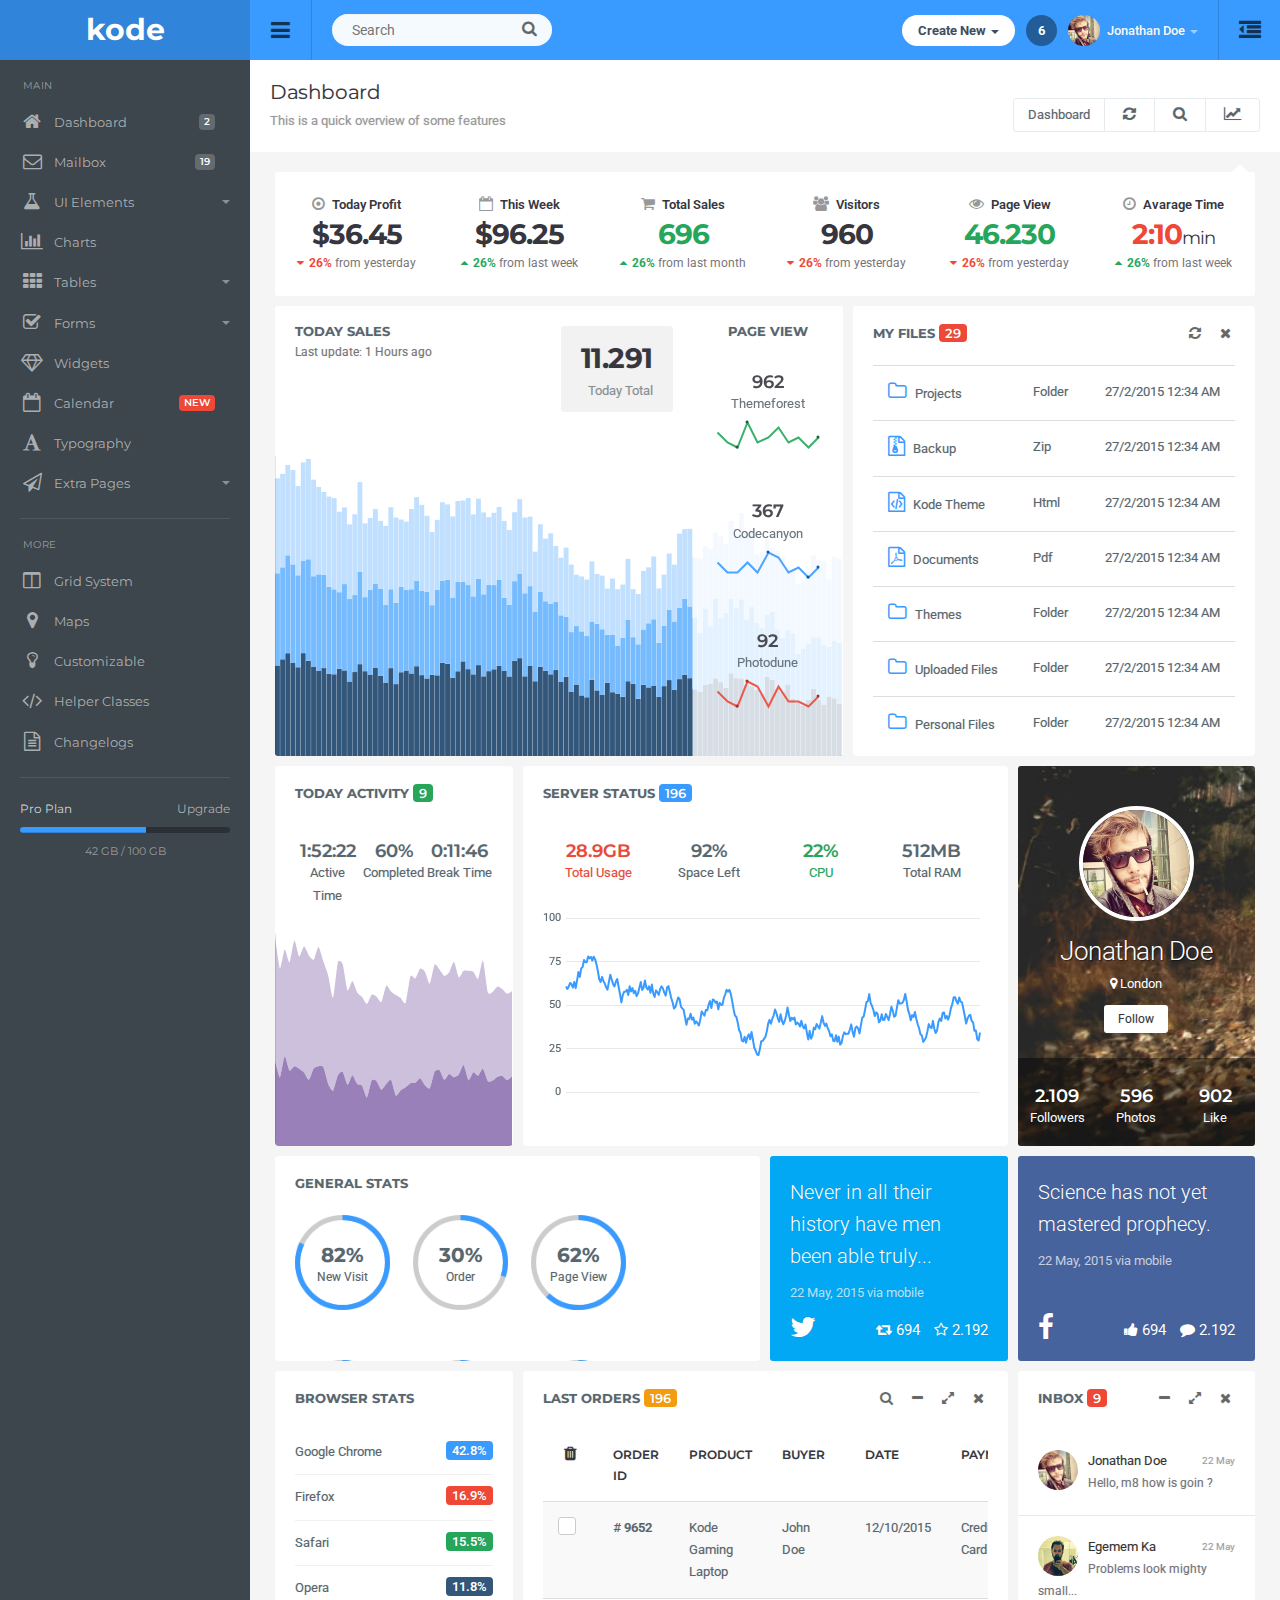
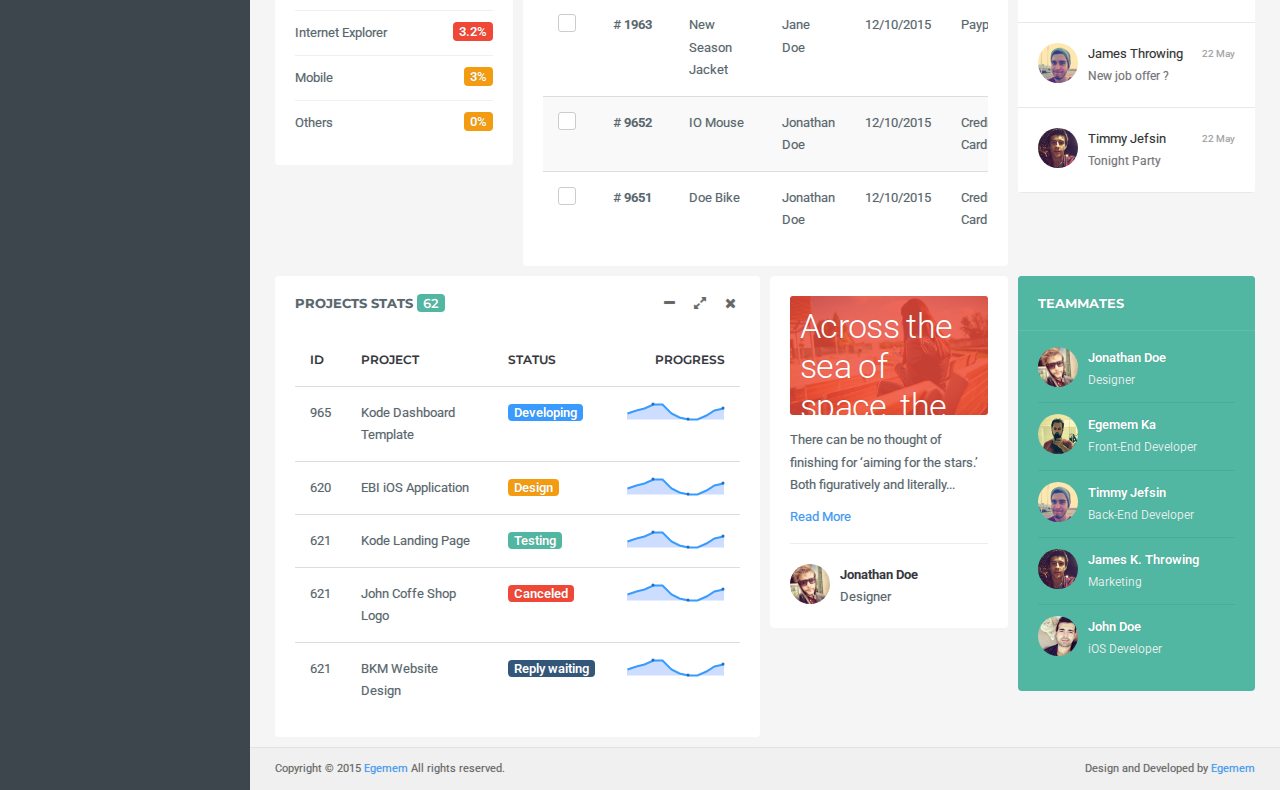
<file: frontend_base/index.html>
<!DOCTYPE html>
<html lang="en">
  <head>
  <meta charset="utf-8">
  <meta http-equiv="X-UA-Compatible" content="IE=edge">
  <meta name="viewport" content="width=device-width, initial-scale=1">
  <meta name="description" content="Kode is a Premium Bootstrap Admin Template, It's responsive, clean coded and mobile friendly">
  <meta name="keywords" content="bootstrap, admin, dashboard, flat admin template, responsive," />
  <title>Kode - Premium Bootstrap Admin Template</title>

  <!-- ========== Css Files ========== -->
  <link href="css/root.css" rel="stylesheet">


  </head>
  <body>
  <!-- Start Page Loading -->
  <div class="loading"><img src="img/loading.gif" alt="loading-img"></div>
  <!-- End Page Loading -->
 <!-- //////////////////////////////////////////////////////////////////////////// --> 
  <!-- START TOP -->
  <div id="top" class="clearfix">

    <!-- Start App Logo -->
    <div class="applogo">
      <a href="index.html" class="logo">kode</a>
    </div>
    <!-- End App Logo -->

    <!-- Start Sidebar Show Hide Button -->
    <a href="#" class="sidebar-open-button"><i class="fa fa-bars"></i></a>
    <a href="#" class="sidebar-open-button-mobile"><i class="fa fa-bars"></i></a>
    <!-- End Sidebar Show Hide Button -->

    <!-- Start Searchbox -->
    <form class="searchform">
      <input type="text" class="searchbox" id="searchbox" placeholder="Search">
      <span class="searchbutton"><i class="fa fa-search"></i></span>
    </form>
    <!-- End Searchbox -->

    <!-- Start Top Menu -->
    <ul class="topmenu">
      <li><a href="#">Files</a></li>
      <li><a href="#">Authors</a></li>
      <li class="dropdown">
        <a href="#" data-toggle="dropdown" class="dropdown-toggle">My Files <span class="caret"></span></a>
        <ul class="dropdown-menu">
          <li><a href="#">Videos</a></li>
          <li><a href="#">Pictures</a></li>
          <li><a href="#">Blog Posts</a></li>
        </ul>
      </li>
    </ul>
    <!-- End Top Menu -->

    <!-- Start Sidepanel Show-Hide Button -->
    <a href="#sidepanel" class="sidepanel-open-button"><i class="fa fa-outdent"></i></a>
    <!-- End Sidepanel Show-Hide Button -->

    <!-- Start Top Right -->
    <ul class="top-right">

    <li class="dropdown link">
      <a href="#" data-toggle="dropdown" class="dropdown-toggle hdbutton">Create New <span class="caret"></span></a>
        <ul class="dropdown-menu dropdown-menu-list">
          <li><a href="#"><i class="fa falist fa-paper-plane-o"></i>Product or Item</a></li>
          <li><a href="#"><i class="fa falist fa-font"></i>Blog Post</a></li>
          <li><a href="#"><i class="fa falist fa-file-image-o"></i>Image Gallery</a></li>
          <li><a href="#"><i class="fa falist fa-file-video-o"></i>Video Gallery</a></li>
        </ul>
    </li>

    <li class="link">
      <a href="#" class="notifications">6</a>
    </li>

    <li class="dropdown link">
      <a href="#" data-toggle="dropdown" class="dropdown-toggle profilebox"><img src="img/profileimg.png" alt="img"><b>Jonathan Doe</b><span class="caret"></span></a>
        <ul class="dropdown-menu dropdown-menu-list dropdown-menu-right">
          <li role="presentation" class="dropdown-header">Profile</li>
          <li><a href="#"><i class="fa falist fa-inbox"></i>Inbox<span class="badge label-danger">4</span></a></li>
          <li><a href="#"><i class="fa falist fa-file-o"></i>Files</a></li>
          <li><a href="#"><i class="fa falist fa-wrench"></i>Settings</a></li>
          <li class="divider"></li>
          <li><a href="#"><i class="fa falist fa-lock"></i> Lockscreen</a></li>
          <li><a href="#"><i class="fa falist fa-power-off"></i> Logout</a></li>
        </ul>
    </li>

    </ul>
    <!-- End Top Right -->

  </div>
  <!-- END TOP -->
 <!-- //////////////////////////////////////////////////////////////////////////// --> 


<!-- //////////////////////////////////////////////////////////////////////////// --> 
<!-- START SIDEBAR -->
<div class="sidebar clearfix">

<ul class="sidebar-panel nav">
  <li class="sidetitle">MAIN</li>
  <li><a href="index.html"><span class="icon color5"><i class="fa fa-home"></i></span>Dashboard<span class="label label-default">2</span></a></li>
  <li><a href="mailbox.html"><span class="icon color6"><i class="fa fa-envelope-o"></i></span>Mailbox<span class="label label-default">19</span></a></li>
  <li><a href="#"><span class="icon color7"><i class="fa fa-flask"></i></span>UI Elements<span class="caret"></span></a>
    <ul>
      <li><a href="icons.html">Icons</a></li>
      <li><a href="tabs.html">Tabs</a></li>
      <li><a href="buttons.html">Buttons</a></li>
      <li><a href="panels.html">Panels</a></li>
      <li><a href="notifications.html">Notifications</a></li>
      <li><a href="modal-boxes.html">Modal Boxes</a></li>
      <li><a href="progress-bars.html">Progress Bars</a></li>
      <li><a href="others.html">Others<span class="label label-danger">NEW</span></a></li>
    </ul>
  </li>
  <li><a href="charts.html"><span class="icon color8"><i class="fa fa-bar-chart"></i></span>Charts</a></li>
  <li><a href="#"><span class="icon color9"><i class="fa fa-th"></i></span>Tables<span class="caret"></span></a>
    <ul>
      <li><a href="basic-table.html">Basic Tables</a></li>
      <li><a href="data-table.html">Data Tables</a></li>
    </ul>
  </li>
  <li><a href="#"><span class="icon color10"><i class="fa fa-check-square-o"></i></span>Forms<span class="caret"></span></a>
    <ul>
      <li><a href="form-elements.html">Form Elements</a></li>
      <li><a href="layouts.html">Form Layouts</a></li>
      <li><a href="text-editors.html">Text Editors</a></li>
    </ul>
  </li>
  <li><a href="widgets.html"><span class="icon color11"><i class="fa fa-diamond"></i></span>Widgets</a></li>
  <li><a href="calendar.html"><span class="icon color8"><i class="fa fa-calendar-o"></i></span>Calendar<span class="label label-danger">NEW</span></a></li>
  <li><a href="typography.html"><span class="icon color12"><i class="fa fa-font"></i></span>Typography</a></li>
  <li><a href="#"><span class="icon color14"><i class="fa fa-paper-plane-o"></i></span>Extra Pages<span class="caret"></span></a>
    <ul>
      <li><a href="social-profile.html">Social Profile</a></li>
      <li><a href="invoice.html">Invoice<span class="label label-danger">NEW</span></a></li>
      <li><a href="login.html">Login Page</a></li>
      <li><a href="register.html">Register</a></li>
      <li><a href="forgot-password.html">Forgot Password</a></li>
      <li><a href="lockscreen.html">Lockscreen</a></li>
      <li><a href="blank.html">Blank Page</a></li>
      <li><a href="contact.html">Contact</a></li>
      <li><a href="404.html">404 Page</a></li>
      <li><a href="500.html">500 Page</a></li>
    </ul>
  </li>
</ul>

<ul class="sidebar-panel nav">
  <li class="sidetitle">MORE</li>
  <li><a href="grid.html"><span class="icon color15"><i class="fa fa-columns"></i></span>Grid System</a></li>
  <li><a href="maps.html"><span class="icon color7"><i class="fa fa-map-marker"></i></span>Maps</a></li>
  <li><a href="customizable.html"><span class="icon color10"><i class="fa fa-lightbulb-o"></i></span>Customizable</a></li>
  <li><a href="helper-classes.html"><span class="icon color8"><i class="fa fa-code"></i></span>Helper Classes</a></li>
  <li><a href="changelogs.html"><span class="icon color12"><i class="fa fa-file-text-o"></i></span>Changelogs</a></li>
</ul>

<div class="sidebar-plan">
  Pro Plan<a href="#" class="link">Upgrade</a>
  <div class="progress">
  <div class="progress-bar" role="progressbar" aria-valuenow="60" aria-valuemin="0" aria-valuemax="100" style="width: 60%;">
  </div>
</div>
<span class="space">42 GB / 100 GB</span>
</div>

</div>
<!-- END SIDEBAR -->
<!-- //////////////////////////////////////////////////////////////////////////// --> 

 <!-- //////////////////////////////////////////////////////////////////////////// --> 
<!-- START CONTENT -->
<div class="content">

  <!-- Start Page Header -->
  <div class="page-header">
    <h1 class="title">Dashboard</h1>
      <ol class="breadcrumb">
        <li class="active">This is a quick overview of some features</li>
    </ol>

    <!-- Start Page Header Right Div -->
    <div class="right">
      <div class="btn-group" role="group" aria-label="...">
        <a href="index.html" class="btn btn-light">Dashboard</a>
        <a href="#" class="btn btn-light"><i class="fa fa-refresh"></i></a>
        <a href="#" class="btn btn-light"><i class="fa fa-search"></i></a>
        <a href="#" class="btn btn-light" id="topstats"><i class="fa fa-line-chart"></i></a>
      </div>
    </div>
    <!-- End Page Header Right Div -->

  </div>
  <!-- End Page Header -->


 <!-- //////////////////////////////////////////////////////////////////////////// --> 
<!-- START CONTAINER -->
<div class="container-widget">

  <!-- Start Top Stats -->
  <div class="col-md-12">
  <ul class="topstats clearfix">
    <li class="arrow"></li>
    <li class="col-xs-6 col-lg-2">
      <span class="title"><i class="fa fa-dot-circle-o"></i> Today Profit</span>
      <h3>$36.45</h3>
      <span class="diff"><b class="color-down"><i class="fa fa-caret-down"></i> 26%</b> from yesterday</span>
    </li>
    <li class="col-xs-6 col-lg-2">
      <span class="title"><i class="fa fa-calendar-o"></i> This Week</span>
      <h3>$96.25</h3>
      <span class="diff"><b class="color-up"><i class="fa fa-caret-up"></i> 26%</b> from last week</span>
    </li>
    <li class="col-xs-6 col-lg-2">
      <span class="title"><i class="fa fa-shopping-cart"></i> Total Sales</span>
      <h3 class="color-up">696</h3>
      <span class="diff"><b class="color-up"><i class="fa fa-caret-up"></i> 26%</b> from last month</span>
    </li>
    <li class="col-xs-6 col-lg-2">
      <span class="title"><i class="fa fa-users"></i> Visitors</span>
      <h3>960</h3>
      <span class="diff"><b class="color-down"><i class="fa fa-caret-down"></i> 26%</b> from yesterday</span>
    </li>
    <li class="col-xs-6 col-lg-2">
      <span class="title"><i class="fa fa-eye"></i> Page View</span>
      <h3 class="color-up">46.230</h3>
      <span class="diff"><b class="color-down"><i class="fa fa-caret-down"></i> 26%</b> from yesterday</span>
    </li>
    <li class="col-xs-6 col-lg-2">
      <span class="title"><i class="fa fa-clock-o"></i> Avarage Time</span>
      <h3 class="color-down">2:10<small>min</small></h3>
      <span class="diff"><b class="color-up"><i class="fa fa-caret-up"></i> 26%</b> from last week</span>
    </li>
  </ul>
  </div>
  <!-- End Top Stats -->


  <!-- Start First Row -->
  <div class="row">

    <!-- Start Chart Daily -->
    <div class="col-md-12 col-lg-7">
      <div class=" panel-widget widget chart-with-stats clearfix" style="height:450px;">

        <div class="col-sm-12" style="height:450px;">
          <h4 class="title">TODAY SALES<small>Last update: 1 Hours ago</small></h4>
          <div class="top-label"><h2>11.291</h2><h4>Today Total</h4></div>
          <div class="bigchart" id="todaysales"></div>
        </div>
        <div class="right" style="height:450px;">
          <h4 class="title">PAGE VIEW</h4>
          <!-- start stats -->
          <ul class="widget-inline-list clearfix">
            <li class="col-12"><span>962</span>Themeforest<i class="chart sparkline-green"></i></li>
            <li class="col-12"><span>367</span>Codecanyon<i class="chart sparkline-blue"></i></li>
            <li class="col-12"><span>92</span>Photodune<i class="chart sparkline-red"></i></li>
          </ul>
          <!-- end stats -->
        </div>


      </div>
    </div>
    <!-- End Chart Daily -->


    <!-- Start Files -->
    <div class="col-md-12 col-lg-5">
      <div class="panel panel-widget" style="height:450px;">
        <div class="panel-title">
          My Files <span class="label label-danger">29</span>
          <ul class="panel-tools">
            <li><a class="icon"><i class="fa fa-refresh"></i></a></li>
            <li><a class="icon closed-tool"><i class="fa fa-times"></i></a></li>
          </ul>
        </div>
        <div class="panel-body table-responsive">

          <table class="table table-dic table-hover ">
            <tbody>
              <tr>
                <td><i class="fa fa-folder-o"></i>Projects</td>
                <td>Folder</td>
                <td class="text-r">27/2/2015 12:34 AM</td>
              </tr>
              <tr>
                <td><i class="fa fa-file-archive-o"></i>Backup</td>
                <td>Zip</td>
                <td class="text-r">27/2/2015 12:34 AM</td>
              </tr>
              <tr>
                <td><i class="fa fa-file-code-o"></i>Kode Theme</td>
                <td>Html</td>
                <td class="text-r">27/2/2015 12:34 AM</td>
              </tr>
              <tr>
                <td><i class="fa fa-file-pdf-o"></i>Documents</td>
                <td>Pdf</td>
                <td class="text-r">27/2/2015 12:34 AM</td>
              </tr>
              <tr>
                <td><i class="fa fa-folder-o"></i>Themes</td>
                <td>Folder</td>
                <td class="text-r">27/2/2015 12:34 AM</td>
              </tr>
              <tr>
                <td><i class="fa fa-folder-o"></i>Uploaded Files</td>
                <td>Folder</td>
                <td class="text-r">27/2/2015 12:34 AM</td>
              </tr>
              <tr>
                <td><i class="fa fa-folder-o"></i>Personal Files</td>
                <td>Folder</td>
                <td class="text-r">27/2/2015 12:34 AM</td>
              </tr>
            </tbody>
          </table>          

        </div>
      </div>
    </div>
    <!-- End Files -->

  </div>  
  <!-- End First Row -->


  <!-- Start Second Row -->
  <div class="row">



    <!-- Start Today Activity -->
    <div class="col-md-12 col-lg-3">
      <div class="panel panel-widget" style="height:380px;">
        <div class="panel-title">
          TODAY ACTIVITY <span class="label label-success">9</span>
          <ul class="panel-tools panel-tools-hover">
            <li><a class="icon"><i class="fa fa-refresh"></i></a></li>
            <li><a class="icon closed-tool"><i class="fa fa-times"></i></a></li>
          </ul>
        </div>
        <div class="panel-body">

          <ul class="widget-inline-list clearfix">
            <li class="col-4"><span>1:52:22</span>Active Time</li>
            <li class="col-4"><span>60%</span>Completed</li>
            <li class="col-4"><span>0:11:46</span>Break Time</li>
          </ul>

          <div id="todayactivity" class="chart-on-bottom"></div>

        </div>
      </div>
    </div>
    <!-- End Today Activity -->

    <!-- Start Server Status -->
    <div class="col-md-12 col-lg-6">
      <div class="panel panel-widget" style="height:380px;">
        <div class="panel-title">
          SERVER STATUS <span class="label label-default">196</span>
          <ul class="panel-tools panel-tools-hover">
            <li><a class="icon"><i class="fa fa-refresh"></i></a></li>
            <li><a class="icon closed-tool"><i class="fa fa-times"></i></a></li>
          </ul>
        </div>
        <div class="panel-body">

          <ul class="widget-inline-list clearfix">
            <li class="col-3 color10"><span>28.9GB</span>Total Usage</li>
            <li class="col-3"><span>92%</span>Space Left</li>
            <li class="col-3 color7"><span>22%</span>CPU</li>
            <li class="col-3"><span>512MB</span>Total RAM</li>
          </ul>

          <div id="realtime" class="flotchart-placeholder" style="height:190px;"></div>

        </div>
      </div>
    </div>
    <!-- End Server Status -->

    <!-- Start Profile Widget -->
    <div class="col-md-12 col-lg-3">
      <div class="widget profile-widget" style="height:380px;">
        <img src="img/profileimg.png" class="profile-image" alt="img">
        <h1>Jonathan Doe</h1>
        <p><i class="fa fa-map-marker"></i> London</p>
        <a href="#" class="btn btn-sm">Follow</a>
        <ul class="stats widget-inline-list clearfix">
          <li class="col-4"><span>2.109</span>Followers</li>
          <li class="col-4"><span>596</span>Photos</li>
          <li class="col-4"><span>902</span>Like</li>
        </ul>
      </div>
    </div>
    <!-- End Profile Widget -->


  </div>
  <!-- End Second Row -->


  <!-- Start Third Row -->
  <div class="row">


    <!-- Start General Stats -->
    <div class="col-md-12 col-lg-6">
      <div class="panel panel-widget" style="height:205px;">
        <div class="panel-title">
          General Stats
        </div>
        <div class="panel-body">

          <div class="easypie margin-b-50" data-percent="82"><span>82%</span>New Visit</div>
          <div class="easypie margin-b-50" data-percent="30"><span>30%</span>Order</div>
          <div class="easypie margin-b-50 margin-b-40" data-percent="62"><span>62%</span>Page View</div>
          <div class="easypie margin-b-50" data-percent="15"><span>15%</span>Client</div>
          <div class="easypie margin-b-50" data-percent="45"><span>45%</span>Storage</div>
          <div class="easypie margin-b-50" data-percent="75"><span>76%</span>Comments</div>

        </div>
      </div>
    </div>
    <!-- End General Stats -->

    <!-- Start TwitterBox -->
    <div class="col-md-6 col-lg-3">
      <div class="widget socialbox" style="background:#02A8F3; height:205px;">

        <p class="text">
          Never in all their history have men been able truly...
        </p>
        <p class="text-info">22 May, 2015 via mobile</p>

        <div class="logo"><i class="fa fa-twitter"></i></div>

        <ul class="info">
          <li><i class="fa fa-retweet"></i>694</li>
          <li><i class="fa fa-star-o"></i>2.192</li>
        </ul>

      </div>
    </div>
    <!-- End TwitterBox -->

    <!-- Start FacebookBox -->
    <div class="col-md-6 col-lg-3">
      <div class="widget socialbox" style="background:#47639E; height:205px;">

        <p class="text">
          Science has not yet mastered prophecy.
        </p>
        <p class="text-info">22 May, 2015 via mobile</p>

        <div class="logo"><i class="fa fa-facebook"></i></div>

        <ul class="info">
          <li><i class="fa fa-thumbs-up"></i>694</li>
          <li><i class="fa fa-comment"></i>2.192</li>
        </ul>

      </div>
    </div>
    <!-- End FacebookBox -->

  </div>
  <!-- End Third Row -->


  <!-- Start Fourth Row -->
  <div class="row">

    <!-- Start Browser Stats -->
    <div class="col-md-12 col-lg-3">
      <div class="panel panel-widget">
        <div class="panel-title">
          Browser Stats
          <ul class="panel-tools panel-tools-hover">
            <li><a class="icon"><i class="fa fa-refresh"></i></a></li>
            <li><a class="icon minimise-tool"><i class="fa fa-minus"></i></a></li>
            <li><a class="icon expand-tool"><i class="fa fa-expand"></i></a></li>
            <li><a class="icon closed-tool"><i class="fa fa-times"></i></a></li>
          </ul>
        </div>
        <div class="panel-body">

          <ul class="basic-list">
            <li>Google Chrome <span class="right label label-default">42.8%</span></li>
            <li>Firefox <span class="right label label-danger">16.9%</span></li>
            <li>Safari <span class="right label label-success">15.5%</span></li>
            <li>Opera <span class="right label label-primary">11.8%</span></li>
            <li>Internet Explorer <span class="right label label-danger">3.2%</span></li>
            <li>Mobile <span class="right label label-warning">3%</span></li>
            <li>Others <span class="right label label-warning">0%</span></li>
          </ul>

        </div>
      </div>
    </div>
    <!-- End Browser Stats -->

    <!-- Start Orders -->
    <div class="col-md-12 col-lg-6">
      <div class="panel panel-widget">
        <div class="panel-title">
          LAST ORDERS <span class="label label-warning">196</span>
          <ul class="panel-tools">
            <li><a class="icon search-tool"><i class="fa fa-search"></i></a></li>
            <li><a class="icon minimise-tool"><i class="fa fa-minus"></i></a></li>
            <li><a class="icon expand-tool"><i class="fa fa-expand"></i></a></li>
            <li><a class="icon closed-tool"><i class="fa fa-times"></i></a></li>
          </ul>
        </div>

        <div class="panel-search">
          <form>
            <input type="text" class="form-control" placeholder="Search...">
            <i class="fa fa-search icon"></i>
          </form>
        </div>


        <div class="panel-body table-responsive">

          <table class="table table-hover table-striped">
            <thead>
              <tr>
                <td class="text-center"><i class="fa fa-trash"></i></td>
                <td>Order ID</td>
                <td>Product</td>
                <td>Buyer</td>
                <td>Date</td>
                <td>Payment</td>
              </tr>
            </thead>
            <tbody>
              <tr>
                <td class="text-center"><div class="checkbox margin-t-0"><input id="checkbox1" type="checkbox"><label for="checkbox1"></label></div></td>
                <td># <b>9652</b></td>
                <td>Kode Gaming Laptop</td>
                <td>John Doe</td>
                <td>12/10/2015</td>
                <td>Credit Card</td>
              </tr>
              <tr>
                <td class="text-center"><div class="checkbox margin-t-0"><input id="checkbox2" type="checkbox"><label for="checkbox2"></label></div></td>
                <td># <b>1963</b></td>
                <td>New Season Jacket</td>
                <td>Jane Doe</td>
                <td>12/10/2015</td>
                <td>Paypal</td>
              </tr>
              <tr>
                <td class="text-center"><div class="checkbox margin-t-0"><input id="checkbox3" type="checkbox"><label for="checkbox3"></label></div></td>
                <td># <b>9652</b></td>
                <td>IO Mouse</td>
                <td>Jonathan Doe</td>
                <td>12/10/2015</td>
                <td>Credit Card</td>
              </tr>
              <tr>
                <td class="text-center"><div class="checkbox margin-t-0"><input id="checkbox4" type="checkbox"><label for="checkbox4"></label></div></td>
                <td># <b>9651</b></td>
                <td>Doe Bike</td>
                <td>Jonathan Doe</td>
                <td>12/10/2015</td>
                <td>Credit Card</td>
              </tr>
            </tbody>
          </table>

        </div>
      </div>
    </div>
    <!-- End Orders -->


    <!-- Start Inbox -->
    <div class="col-md-12 col-lg-3">
      <div class="panel panel-widget">
        <div class="panel-title">
          Inbox <span class="label label-danger">9</span>
          <ul class="panel-tools">
            <li><a class="icon minimise-tool"><i class="fa fa-minus"></i></a></li>
            <li><a class="icon expand-tool"><i class="fa fa-expand"></i></a></li>
            <li><a class="icon closed-tool"><i class="fa fa-times"></i></a></li>
          </ul>
        </div>
        <div class="panel-body">

        <ul class="mailbox-inbox">

            <li>
              <a href="#" class="item clearfix">
                <img src="img/profileimg.png" alt="img" class="img">
                <span class="from">Jonathan Doe</span>
                Hello, m8 how is goin ?
                <span class="date">22 May</span>
              </a>
            </li>

            <li>
              <a href="#" class="item clearfix">
                <img src="img/profileimg2.png" alt="img" class="img">
                <span class="from">Egemem Ka</span>
                Problems look mighty small...
                <span class="date">22 May</span>
              </a>
            </li>

            <li>
              <a href="#" class="item clearfix">
                <img src="img/profileimg3.png" alt="img" class="img">
                <span class="from">James Throwing</span>
                New job offer ?
                <span class="date">22 May</span>
              </a>
            </li>

            <li>
              <a href="#" class="item clearfix">
                <img src="img/profileimg4.png" alt="img" class="img">
                <span class="from">Timmy Jefsin</span>
                Tonight Party
                <span class="date">22 May</span>
              </a>
            </li>


        </ul>

        </div>
      </div>
    </div>
    <!-- End Inbox -->

  </div>
  <!-- End Fourth Row -->


  <!-- Start Fifth Row -->
  <div class="row">


    <!-- Start Project Stats -->
    <div class="col-md-12 col-lg-6">
      <div class="panel panel-widget">
        <div class="panel-title">
          Projects Stats <span class="label label-info">62</span>
          <ul class="panel-tools">
            <li><a class="icon minimise-tool"><i class="fa fa-minus"></i></a></li>
            <li><a class="icon expand-tool"><i class="fa fa-expand"></i></a></li>
            <li><a class="icon closed-tool"><i class="fa fa-times"></i></a></li>
          </ul>
        </div>

        <div class="panel-search">
          <form>
            <input type="text" class="form-control" placeholder="Search...">
            <i class="fa fa-search icon"></i>
          </form>
        </div>


        <div class="panel-body table-responsive">

          <table class="table table-hover">
            <thead>
              <tr>
                <td>ID</td>
                <td>Project</td>
                <td>Status</td>
                <td class="text-right">Progress</td>
              </tr>
            </thead>
            <tbody>
              <tr>
                <td>965</td>
                <td>Kode Dashboard Template</td>
                <td><span class="label label-default">Developing</span></td>
                <td class="text-right"><span class="demo-project-stats"></span></td>
              </tr>
              <tr>
                <td>620</td>
                <td>EBI iOS Application</td>
                <td><span class="label label-warning">Design</span></td>
                <td class="text-right"><span class="demo-project-stats"></span></td>
              </tr>
              <tr>
                <td>621</td>
                <td>Kode Landing Page</td>
                <td><span class="label label-info">Testing</span></td>
                <td class="text-right"><span class="demo-project-stats"></span></td>
              </tr>
              <tr>
                <td>621</td>
                <td>John Coffe Shop Logo</td>
                <td><span class="label label-danger">Canceled</span></td>
                <td class="text-right"><span class="demo-project-stats"></span></td>
              </tr>
              <tr>
                <td>621</td>
                <td>BKM Website Design</td>
                <td><span class="label label-primary">Reply waiting</span></td>
                <td class="text-right"><span class="demo-project-stats"></span></td>
              </tr>
            </tbody>
          </table>

        </div>
      </div>
    </div>
    <!-- Start Project Stats -->


    <!-- Start BlogPost -->
    <div class="col-md-12 col-lg-3">
      <div class="panel panel-widget blog-post">
        <div class="panel-body">

          <div class="image-div color10-bg">
            <img src="img/example1.jpg" class="image" alt="img">
            <h1 class="title"><a href="#">Across the sea of space, the stars are other suns.</a></h1>
          </div>
          <p class="text">There can be no thought of finishing for ‘aiming for the stars.’ Both figuratively and literally...</p>
          <a href="#">Read More</a>
          <p class="author">
            <img src="img/profileimg.png" alt="img">
            <span>Jonathan Doe</span>
            Designer
          </p>


        </div>
      </div>
    </div>
    <!-- End BlogPost -->


    <!-- Start Teammates -->
    <div class="col-md-12 col-lg-3">
      <div class="panel panel-info panel-widget">
        <div class="panel-title">
          Teammates
        </div>
        <div class="panel-body">
          <ul class="basic-list image-list">
            <li><img src="img/profileimg.png" alt="img" class="img"><b>Jonathan Doe</b><span class="desc">Designer</span></li>
            <li><img src="img/profileimg2.png" alt="img" class="img"><b>Egemem Ka</b><span class="desc">Front-End Developer</span></li>
            <li><img src="img/profileimg3.png" alt="img" class="img"><b>Timmy Jefsin</b><span class="desc">Back-End Developer</span></li>
            <li><img src="img/profileimg4.png" alt="img" class="img"><b>James K. Throwing</b><span class="desc">Marketing</span></li>
            <li><img src="img/profileimg5.png" alt="img" class="img"><b>John Doe</b><span class="desc">iOS Developer</span></li>
          </ul>
        </div>
      </div>
    </div>
    <!-- End Teammates -->


  </div>
  <!-- End Fifth Row -->




</div>
<!-- END CONTAINER -->
 <!-- //////////////////////////////////////////////////////////////////////////// --> 

<!-- Start Footer -->
<div class="row footer">
  <div class="col-md-6 text-left">
  Copyright © 2015 <a href="http://themeforest.net/user/egemem/portfolio" target="_blank">Egemem</a> All rights reserved.
  </div>
  <div class="col-md-6 text-right">
    Design and Developed by <a href="http://themeforest.net/user/egemem/portfolio" target="_blank">Egemem</a>
  </div> 
</div>
<!-- End Footer -->


</div>
<!-- End Content -->
 <!-- //////////////////////////////////////////////////////////////////////////// --> 


<!-- //////////////////////////////////////////////////////////////////////////// --> 
<!-- START SIDEPANEL -->
<div role="tabpanel" class="sidepanel">

  <!-- Nav tabs -->
  <ul class="nav nav-tabs" role="tablist">
    <li role="presentation" class="active"><a href="#today" aria-controls="today" role="tab" data-toggle="tab">TODAY</a></li>
    <li role="presentation"><a href="#tasks" aria-controls="tasks" role="tab" data-toggle="tab">TASKS</a></li>
    <li role="presentation"><a href="#chat" aria-controls="chat" role="tab" data-toggle="tab">CHAT</a></li>
  </ul>

  <!-- Tab panes -->
  <div class="tab-content">

    <!-- Start Today -->
    <div role="tabpanel" class="tab-pane active" id="today">

      <div class="sidepanel-m-title">
        Today
        <span class="left-icon"><a href="#"><i class="fa fa-refresh"></i></a></span>
        <span class="right-icon"><a href="#"><i class="fa fa-file-o"></i></a></span>
      </div>

      <div class="gn-title">NEW</div>

      <ul class="list-w-title">
        <li>
          <a href="#">
            <span class="label label-danger">ORDER</span>
            <span class="date">9 hours ago</span>
            <h4>New Jacket 2.0</h4>
            Etiam auctor porta augue sit amet facilisis. Sed libero nisi, scelerisque.
          </a>
        </li>
        <li>
          <a href="#">
            <span class="label label-success">COMMENT</span>
            <span class="date">14 hours ago</span>
            <h4>Bill Jackson</h4>
            Etiam auctor porta augue sit amet facilisis. Sed libero nisi, scelerisque.
          </a>
        </li>
        <li>
          <a href="#">
            <span class="label label-info">MEETING</span>
            <span class="date">at 2:30 PM</span>
            <h4>Developer Team</h4>
            Etiam auctor porta augue sit amet facilisis. Sed libero nisi, scelerisque.
          </a>
        </li>
        <li>
          <a href="#">
            <span class="label label-warning">EVENT</span>
            <span class="date">3 days left</span>
            <h4>Birthday Party</h4>
            Etiam auctor porta augue sit amet facilisis. Sed libero nisi, scelerisque.
          </a>
        </li>
      </ul>

    </div>
    <!-- End Today -->

    <!-- Start Tasks -->
    <div role="tabpanel" class="tab-pane" id="tasks">

      <div class="sidepanel-m-title">
        To-do List
        <span class="left-icon"><a href="#"><i class="fa fa-pencil"></i></a></span>
        <span class="right-icon"><a href="#"><i class="fa fa-trash"></i></a></span>
      </div>

      <div class="gn-title">TODAY</div>

      <ul class="todo-list">
        <li class="checkbox checkbox-primary">
          <input id="checkboxside1" type="checkbox"><label for="checkboxside1">Add new products</label>
        </li>
        
        <li class="checkbox checkbox-primary">
          <input id="checkboxside2" type="checkbox"><label for="checkboxside2"><b>May 12, 6:30 pm</b> Meeting with Team</label>
        </li>
        
        <li class="checkbox checkbox-warning">
          <input id="checkboxside3" type="checkbox"><label for="checkboxside3">Design Facebook page</label>
        </li>
        
        <li class="checkbox checkbox-info">
          <input id="checkboxside4" type="checkbox"><label for="checkboxside4">Send Invoice to customers</label>
        </li>
        
        <li class="checkbox checkbox-danger">
          <input id="checkboxside5" type="checkbox"><label for="checkboxside5">Meeting with developer team</label>
        </li>
      </ul>

      <div class="gn-title">TOMORROW</div>
      <ul class="todo-list">
        <li class="checkbox checkbox-warning">
          <input id="checkboxside6" type="checkbox"><label for="checkboxside6">Redesign our company blog</label>
        </li>
        
        <li class="checkbox checkbox-success">
          <input id="checkboxside7" type="checkbox"><label for="checkboxside7">Finish client work</label>
        </li>
        
        <li class="checkbox checkbox-info">
          <input id="checkboxside8" type="checkbox"><label for="checkboxside8">Call Johnny from Developer Team</label>
        </li>

      </ul>
    </div>    
    <!-- End Tasks -->

    <!-- Start Chat -->
    <div role="tabpanel" class="tab-pane" id="chat">

      <div class="sidepanel-m-title">
        Friend List
        <span class="left-icon"><a href="#"><i class="fa fa-pencil"></i></a></span>
        <span class="right-icon"><a href="#"><i class="fa fa-trash"></i></a></span>
      </div>

      <div class="gn-title">ONLINE MEMBERS (3)</div>
      <ul class="group">
        <li class="member"><a href="#"><img src="img/profileimg.png" alt="img"><b>Allice Mingham</b>Los Angeles</a><span class="status online"></span></li>
        <li class="member"><a href="#"><img src="img/profileimg2.png" alt="img"><b>James Throwing</b>Las Vegas</a><span class="status busy"></span></li>
        <li class="member"><a href="#"><img src="img/profileimg3.png" alt="img"><b>Fred Stonefield</b>New York</a><span class="status away"></span></li>
        <li class="member"><a href="#"><img src="img/profileimg4.png" alt="img"><b>Chris M. Johnson</b>California</a><span class="status online"></span></li>
      </ul>

      <div class="gn-title">OFFLINE MEMBERS (8)</div>
     <ul class="group">
        <li class="member"><a href="#"><img src="img/profileimg5.png" alt="img"><b>Allice Mingham</b>Los Angeles</a><span class="status offline"></span></li>
        <li class="member"><a href="#"><img src="img/profileimg6.png" alt="img"><b>James Throwing</b>Las Vegas</a><span class="status offline"></span></li>
      </ul>

      <form class="search">
        <input type="text" class="form-control" placeholder="Search a Friend...">
      </form>
    </div>
    <!-- End Chat -->

  </div>

</div>
<!-- END SIDEPANEL -->
<!-- //////////////////////////////////////////////////////////////////////////// --> 


<!-- ================================================
jQuery Library
================================================ -->
<script type="text/javascript" src="js/jquery.min.js"></script>

<!-- ================================================
Bootstrap Core JavaScript File
================================================ -->
<script src="js/bootstrap/bootstrap.min.js"></script>

<!-- ================================================
Plugin.js - Some Specific JS codes for Plugin Settings
================================================ -->
<script type="text/javascript" src="js/plugins.js"></script>

<!-- ================================================
Bootstrap Select
================================================ -->
<script type="text/javascript" src="js/bootstrap-select/bootstrap-select.js"></script>

<!-- ================================================
Bootstrap Toggle
================================================ -->
<script type="text/javascript" src="js/bootstrap-toggle/bootstrap-toggle.min.js"></script>

<!-- ================================================
Bootstrap WYSIHTML5
================================================ -->
<!-- main file -->
<script type="text/javascript" src="js/bootstrap-wysihtml5/wysihtml5-0.3.0.min.js"></script>
<!-- bootstrap file -->
<script type="text/javascript" src="js/bootstrap-wysihtml5/bootstrap-wysihtml5.js"></script>

<!-- ================================================
Summernote
================================================ -->
<script type="text/javascript" src="js/summernote/summernote.min.js"></script>

<!-- ================================================
Flot Chart
================================================ -->
<!-- main file -->
<script type="text/javascript" src="js/flot-chart/flot-chart.js"></script>
<!-- time.js -->
<script type="text/javascript" src="js/flot-chart/flot-chart-time.js"></script>
<!-- stack.js -->
<script type="text/javascript" src="js/flot-chart/flot-chart-stack.js"></script>
<!-- pie.js -->
<script type="text/javascript" src="js/flot-chart/flot-chart-pie.js"></script>
<!-- demo codes -->
<script type="text/javascript" src="js/flot-chart/flot-chart-plugin.js"></script>

<!-- ================================================
Chartist
================================================ -->
<!-- main file -->
<script type="text/javascript" src="js/chartist/chartist.js"></script>
<!-- demo codes -->
<script type="text/javascript" src="js/chartist/chartist-plugin.js"></script>

<!-- ================================================
Easy Pie Chart
================================================ -->
<!-- main file -->
<script type="text/javascript" src="js/easypiechart/easypiechart.js"></script>
<!-- demo codes -->
<script type="text/javascript" src="js/easypiechart/easypiechart-plugin.js"></script>

<!-- ================================================
Sparkline
================================================ -->
<!-- main file -->
<script type="text/javascript" src="js/sparkline/sparkline.js"></script>
<!-- demo codes -->
<script type="text/javascript" src="js/sparkline/sparkline-plugin.js"></script>

<!-- ================================================
Rickshaw
================================================ -->
<!-- d3 -->
<script src="js/rickshaw/d3.v3.js"></script>
<!-- main file -->
<script src="js/rickshaw/rickshaw.js"></script>
<!-- demo codes -->
<script src="js/rickshaw/rickshaw-plugin.js"></script>

<!-- ================================================
Data Tables
================================================ -->
<script src="js/datatables/datatables.min.js"></script>

<!-- ================================================
Sweet Alert
================================================ -->
<script src="js/sweet-alert/sweet-alert.min.js"></script>

<!-- ================================================
Kode Alert
================================================ -->
<script src="js/kode-alert/main.js"></script>

<!-- ================================================
Gmaps
================================================ -->
<!-- google maps api -->
<script src="http://maps.google.com/maps/api/js?sensor=true"></script>
<!-- main file -->
<script src="js/gmaps/gmaps.js"></script>
<!-- demo codes -->
<script src="js/gmaps/gmaps-plugin.js"></script>

<!-- ================================================
jQuery UI
================================================ -->
<script type="text/javascript" src="js/jquery-ui/jquery-ui.min.js"></script>

<!-- ================================================
Moment.js
================================================ -->
<script type="text/javascript" src="js/moment/moment.min.js"></script>

<!-- ================================================
Full Calendar
================================================ -->
<script type="text/javascript" src="js/full-calendar/fullcalendar.js"></script>

<!-- ================================================
Bootstrap Date Range Picker
================================================ -->
<script type="text/javascript" src="js/date-range-picker/daterangepicker.js"></script>

<!-- ================================================
Below codes are only for index widgets
================================================ -->
<!-- Today Sales -->
<script>

// set up our data series with 50 random data points

var seriesData = [ [], [], [] ];
var random = new Rickshaw.Fixtures.RandomData(20);

for (var i = 0; i < 110; i++) {
  random.addData(seriesData);
}

// instantiate our graph!

var graph = new Rickshaw.Graph( {
  element: document.getElementById("todaysales"),
  renderer: 'bar',
  series: [
    {
      color: "#33577B",
      data: seriesData[0],
      name: 'Photodune'
    }, {
      color: "#77BBFF",
      data: seriesData[1],
      name: 'Themeforest'
    }, {
      color: "#C1E0FF",
      data: seriesData[2],
      name: 'Codecanyon'
    }
  ]
} );

graph.render();

var hoverDetail = new Rickshaw.Graph.HoverDetail( {
  graph: graph,
  formatter: function(series, x, y) {
    var date = '<span class="date">' + new Date(x * 1000).toUTCString() + '</span>';
    var swatch = '<span class="detail_swatch" style="background-color: ' + series.color + '"></span>';
    var content = swatch + series.name + ": " + parseInt(y) + '<br>' + date;
    return content;
  }
} );

</script>

<!-- Today Activity -->
<script>
// set up our data series with 50 random data points

var seriesData = [ [], [], [] ];
var random = new Rickshaw.Fixtures.RandomData(20);

for (var i = 0; i < 50; i++) {
  random.addData(seriesData);
}

// instantiate our graph!

var graph = new Rickshaw.Graph( {
  element: document.getElementById("todayactivity"),
  renderer: 'area',
  series: [
    {
      color: "#9A80B9",
      data: seriesData[0],
      name: 'London'
    }, {
      color: "#CDC0DC",
      data: seriesData[1],
      name: 'Tokyo'
    }
  ]
} );

graph.render();

var hoverDetail = new Rickshaw.Graph.HoverDetail( {
  graph: graph,
  formatter: function(series, x, y) {
    var date = '<span class="date">' + new Date(x * 1000).toUTCString() + '</span>';
    var swatch = '<span class="detail_swatch" style="background-color: ' + series.color + '"></span>';
    var content = swatch + series.name + ": " + parseInt(y) + '<br>' + date;
    return content;
  }
} );
</script>



</body>
</html>
</file>
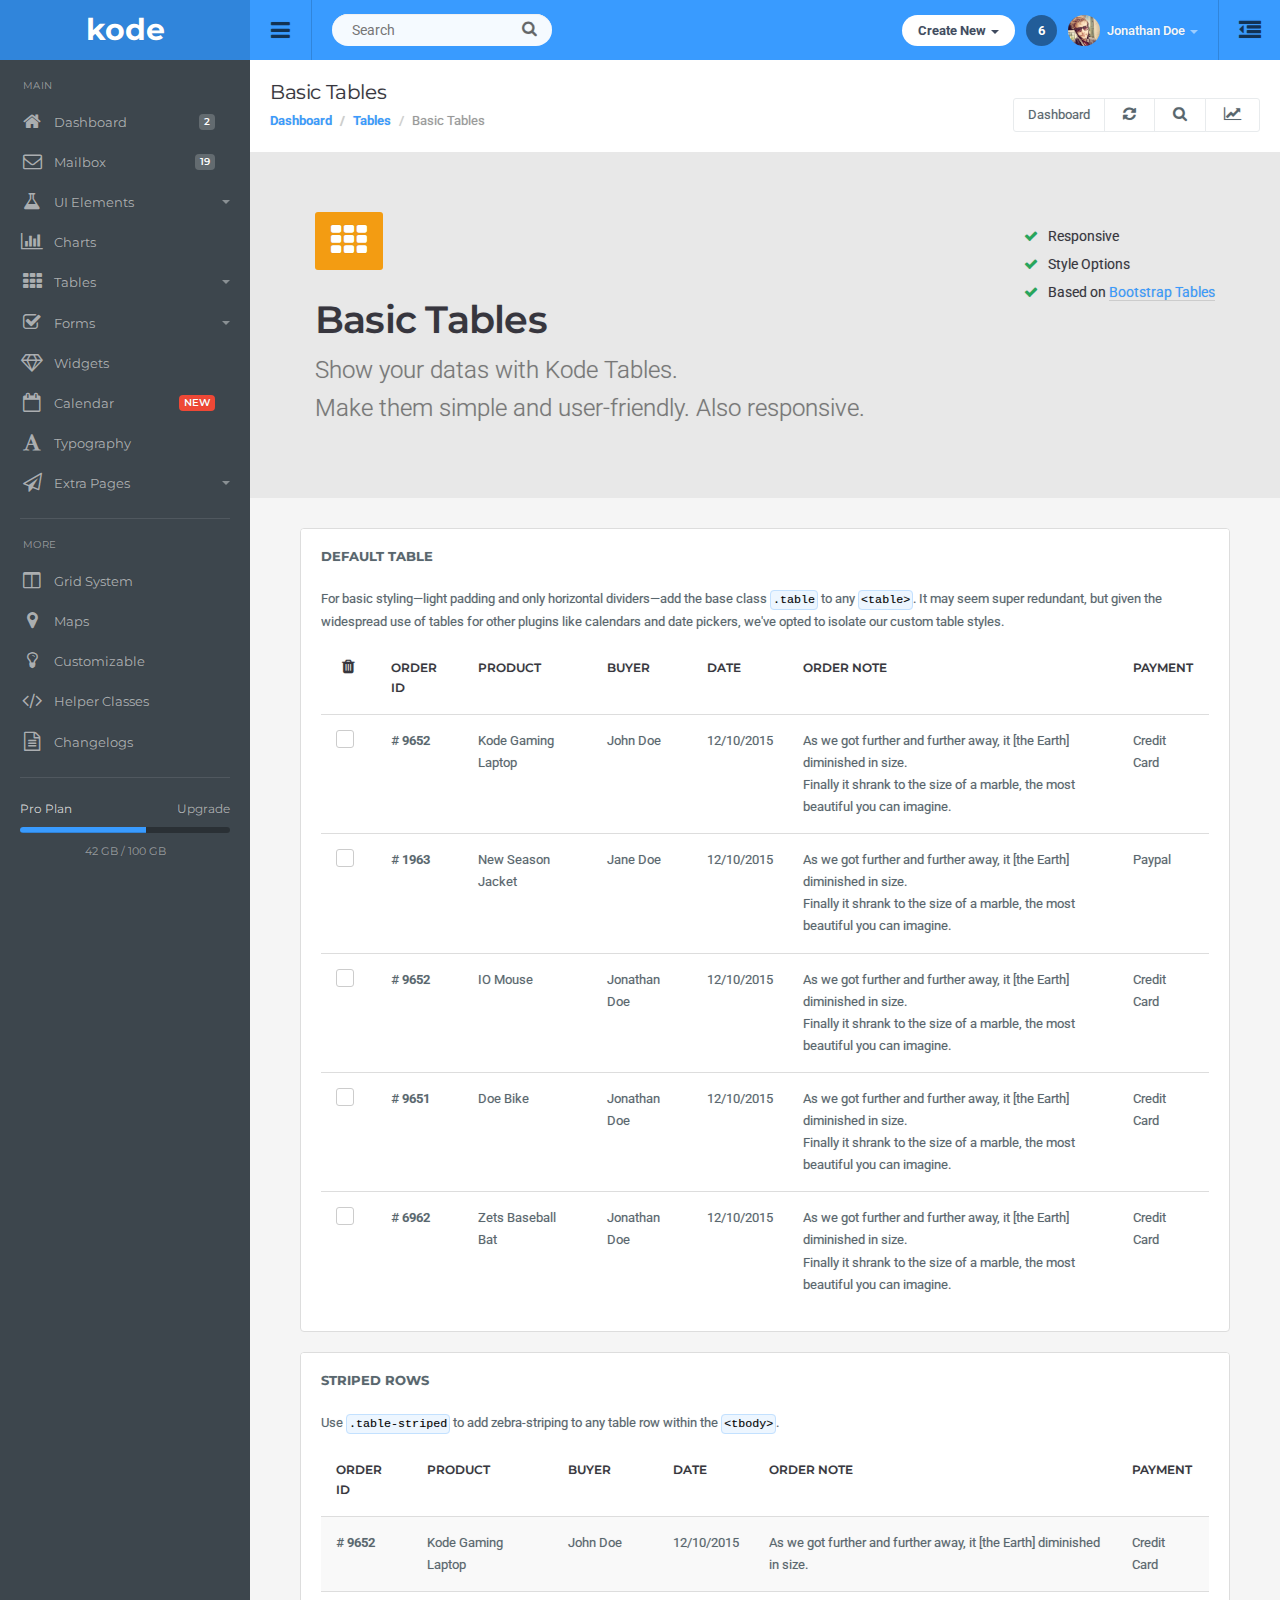
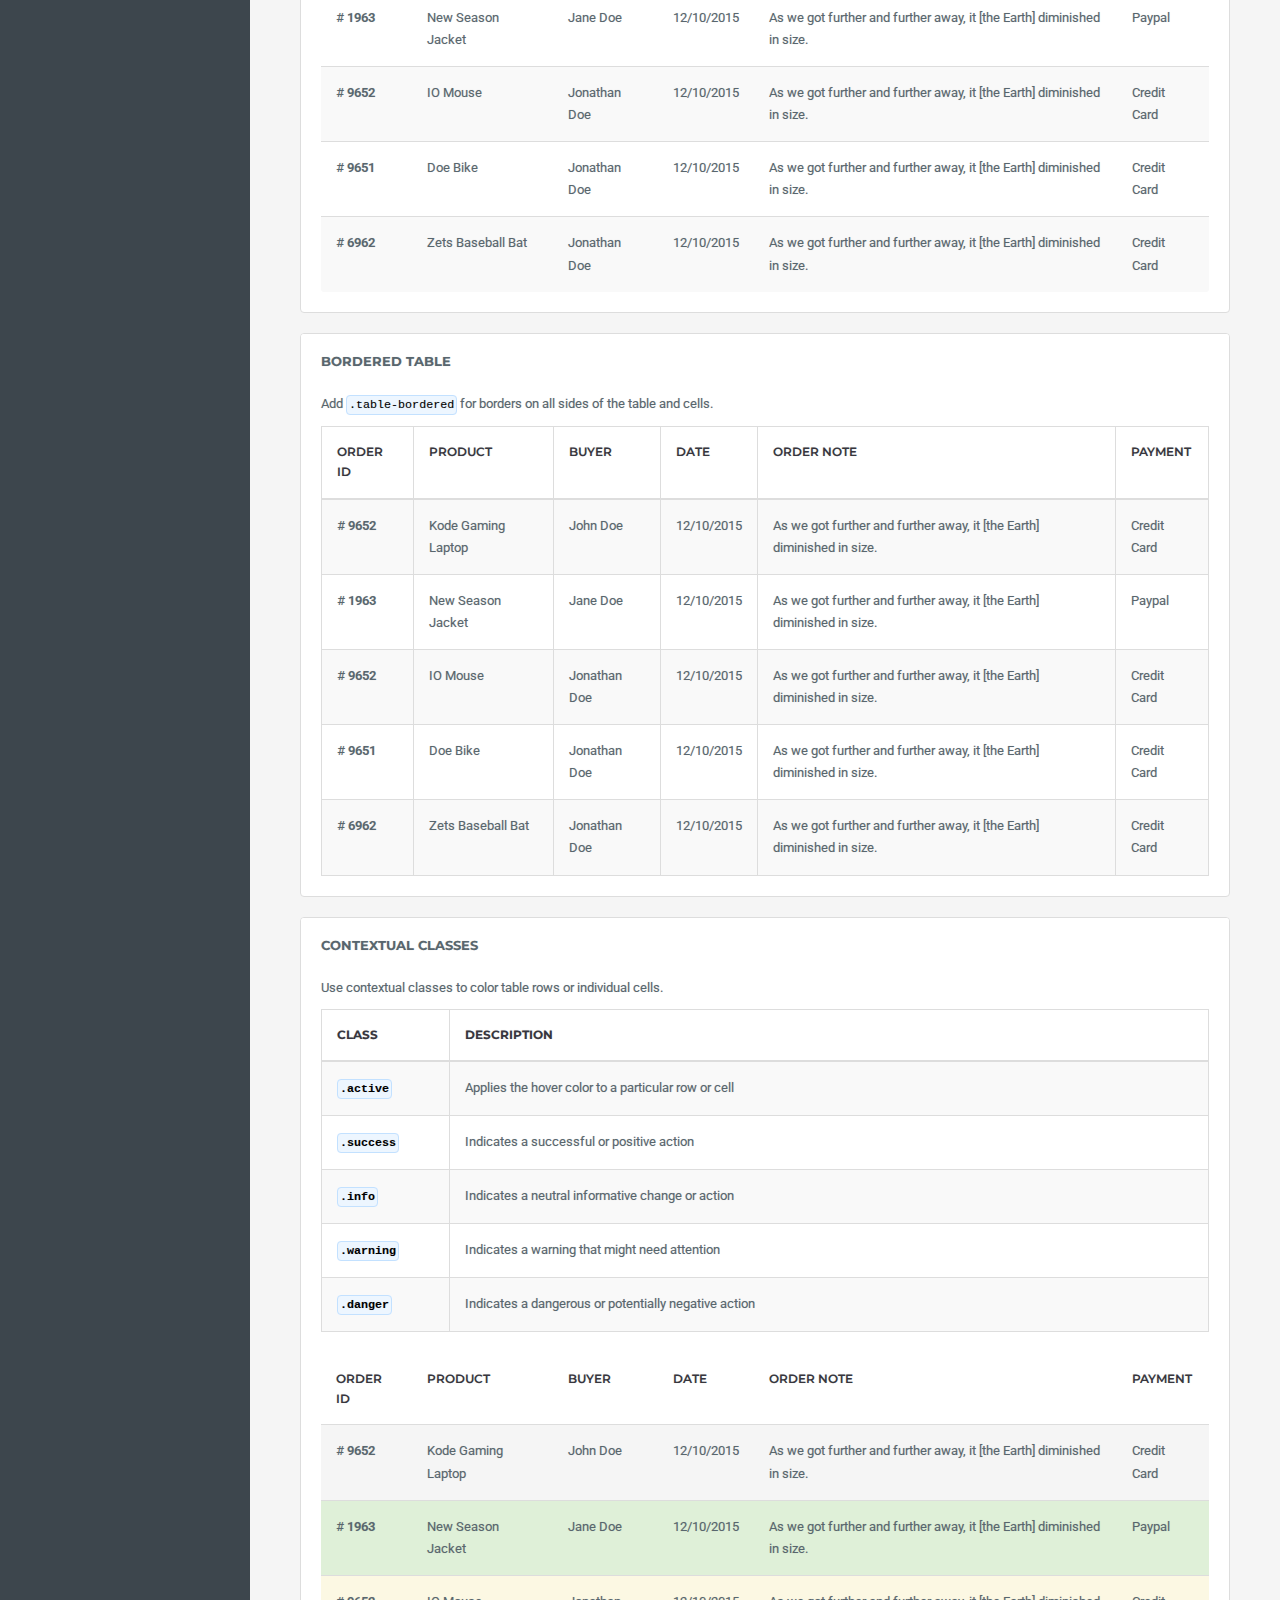
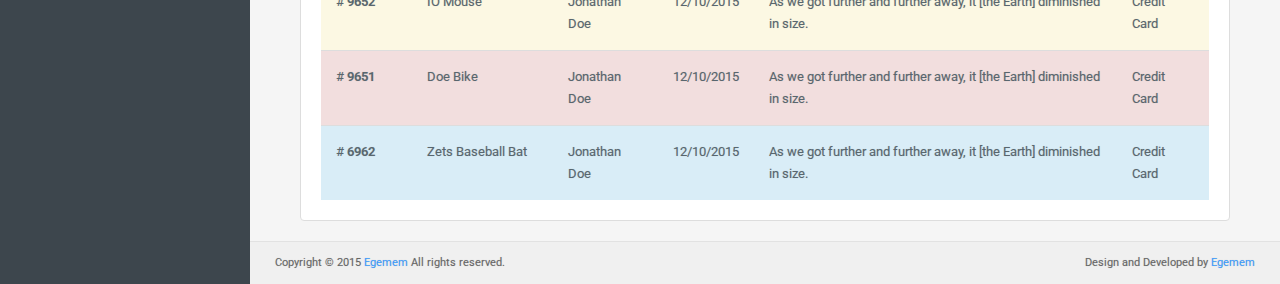
<file: frontend_base/basic-table.html>
<!DOCTYPE html>
<html lang="en">
  <head>
  <meta charset="utf-8">
  <meta http-equiv="X-UA-Compatible" content="IE=edge">
  <meta name="viewport" content="width=device-width, initial-scale=1">
  <meta name="description" content="Kode is a Premium Bootstrap Admin Template, It's responsive, clean coded and mobile friendly">
  <meta name="keywords" content="bootstrap, admin, dashboard, flat admin template, responsive," />
  <title>Kode - Premium Bootstrap Admin Template</title>

  <!-- ========== Css Files ========== -->
  <link href="css/root.css" rel="stylesheet">

  </head>
  <body>
  <!-- Start Page Loading -->
  <div class="loading"><img src="img/loading.gif" alt="loading-img"></div>
  <!-- End Page Loading -->

 <!-- //////////////////////////////////////////////////////////////////////////// --> 
  <!-- START TOP -->
  <div id="top" class="clearfix">

  	<!-- Start App Logo -->
  	<div class="applogo">
  		<a href="index.html" class="logo">kode</a>
  	</div>
  	<!-- End App Logo -->

    <!-- Start Sidebar Show Hide Button -->
    <a href="#" class="sidebar-open-button"><i class="fa fa-bars"></i></a>
    <a href="#" class="sidebar-open-button-mobile"><i class="fa fa-bars"></i></a>
    <!-- End Sidebar Show Hide Button -->

    <!-- Start Searchbox -->
    <form class="searchform">
      <input type="text" class="searchbox" id="searchbox" placeholder="Search">
      <span class="searchbutton"><i class="fa fa-search"></i></span>
    </form>
    <!-- End Searchbox -->

    <!-- Start Top Menu -->
    <ul class="topmenu">
      <li><a href="#">Files</a></li>
      <li><a href="#">Authors</a></li>
      <li class="dropdown">
        <a href="#" data-toggle="dropdown" class="dropdown-toggle">My Files <span class="caret"></span></a>
        <ul class="dropdown-menu">
          <li><a href="#">Videos</a></li>
          <li><a href="#">Pictures</a></li>
          <li><a href="#">Blog Posts</a></li>
        </ul>
      </li>
    </ul>
    <!-- End Top Menu -->

    <!-- Start Sidepanel Show-Hide Button -->
    <a href="#sidepanel" class="sidepanel-open-button"><i class="fa fa-outdent"></i></a>
    <!-- End Sidepanel Show-Hide Button -->

    <!-- Start Top Right -->
    <ul class="top-right">

    <li class="dropdown link">
      <a href="#" data-toggle="dropdown" class="dropdown-toggle hdbutton">Create New <span class="caret"></span></a>
        <ul class="dropdown-menu dropdown-menu-list">
          <li><a href="#"><i class="fa falist fa-paper-plane-o"></i>Product or Item</a></li>
          <li><a href="#"><i class="fa falist fa-font"></i>Blog Post</a></li>
          <li><a href="#"><i class="fa falist fa-file-image-o"></i>Image Gallery</a></li>
          <li><a href="#"><i class="fa falist fa-file-video-o"></i>Video Gallery</a></li>
        </ul>
    </li>

    <li class="link">
      <a href="#" class="notifications">6</a>
    </li>

    <li class="dropdown link">
      <a href="#" data-toggle="dropdown" class="dropdown-toggle profilebox"><img src="img/profileimg.png" alt="img"><b>Jonathan Doe</b><span class="caret"></span></a>
        <ul class="dropdown-menu dropdown-menu-list dropdown-menu-right">
          <li role="presentation" class="dropdown-header">Profile</li>
          <li><a href="#"><i class="fa falist fa-inbox"></i>Inbox<span class="badge label-danger">4</span></a></li>
          <li><a href="#"><i class="fa falist fa-file-o"></i>Files</a></li>
          <li><a href="#"><i class="fa falist fa-wrench"></i>Settings</a></li>
          <li class="divider"></li>
          <li><a href="#"><i class="fa falist fa-lock"></i> Lockscreen</a></li>
          <li><a href="#"><i class="fa falist fa-power-off"></i> Logout</a></li>
        </ul>
    </li>

    </ul>
    <!-- End Top Right -->

  </div>
  <!-- END TOP -->
 <!-- //////////////////////////////////////////////////////////////////////////// --> 

 <!-- //////////////////////////////////////////////////////////////////////////// --> 
<!-- START SIDEBAR -->
<div class="sidebar clearfix">

<ul class="sidebar-panel nav">
  <li class="sidetitle">MAIN</li>
  <li><a href="index.html"><span class="icon color5"><i class="fa fa-home"></i></span>Dashboard<span class="label label-default">2</span></a></li>
  <li><a href="mailbox.html"><span class="icon color6"><i class="fa fa-envelope-o"></i></span>Mailbox<span class="label label-default">19</span></a></li>
  <li><a href="#"><span class="icon color7"><i class="fa fa-flask"></i></span>UI Elements<span class="caret"></span></a>
    <ul>
      <li><a href="icons.html">Icons</a></li>
      <li><a href="tabs.html">Tabs</a></li>
      <li><a href="buttons.html">Buttons</a></li>
      <li><a href="panels.html">Panels</a></li>
      <li><a href="notifications.html">Notifications</a></li>
      <li><a href="modal-boxes.html">Modal Boxes</a></li>
      <li><a href="progress-bars.html">Progress Bars</a></li>
      <li><a href="others.html">Others<span class="label label-danger">NEW</span></a></li>
    </ul>
  </li>
  <li><a href="charts.html"><span class="icon color8"><i class="fa fa-bar-chart"></i></span>Charts</a></li>
  <li><a href="#"><span class="icon color9"><i class="fa fa-th"></i></span>Tables<span class="caret"></span></a>
    <ul>
      <li><a href="basic-table.html">Basic Tables</a></li>
      <li><a href="data-table.html">Data Tables</a></li>
    </ul>
  </li>
  <li><a href="#"><span class="icon color10"><i class="fa fa-check-square-o"></i></span>Forms<span class="caret"></span></a>
    <ul>
      <li><a href="form-elements.html">Form Elements</a></li>
      <li><a href="layouts.html">Form Layouts</a></li>
      <li><a href="text-editors.html">Text Editors</a></li>
    </ul>
  </li>
  <li><a href="widgets.html"><span class="icon color11"><i class="fa fa-diamond"></i></span>Widgets</a></li>
  <li><a href="calendar.html"><span class="icon color8"><i class="fa fa-calendar-o"></i></span>Calendar<span class="label label-danger">NEW</span></a></li>
  <li><a href="typography.html"><span class="icon color12"><i class="fa fa-font"></i></span>Typography</a></li>
  <li><a href="#"><span class="icon color14"><i class="fa fa-paper-plane-o"></i></span>Extra Pages<span class="caret"></span></a>
    <ul>
      <li><a href="social-profile.html">Social Profile</a></li>
      <li><a href="invoice.html">Invoice<span class="label label-danger">NEW</span></a></li>
      <li><a href="login.html">Login Page</a></li>
      <li><a href="register.html">Register</a></li>
      <li><a href="forgot-password.html">Forgot Password</a></li>
      <li><a href="lockscreen.html">Lockscreen</a></li>
      <li><a href="blank.html">Blank Page</a></li>
      <li><a href="contact.html">Contact</a></li>
      <li><a href="404.html">404 Page</a></li>
      <li><a href="500.html">500 Page</a></li>
    </ul>
  </li>
</ul>

<ul class="sidebar-panel nav">
  <li class="sidetitle">MORE</li>
  <li><a href="grid.html"><span class="icon color15"><i class="fa fa-columns"></i></span>Grid System</a></li>
  <li><a href="maps.html"><span class="icon color7"><i class="fa fa-map-marker"></i></span>Maps</a></li>
  <li><a href="customizable.html"><span class="icon color10"><i class="fa fa-lightbulb-o"></i></span>Customizable</a></li>
  <li><a href="helper-classes.html"><span class="icon color8"><i class="fa fa-code"></i></span>Helper Classes</a></li>
  <li><a href="changelogs.html"><span class="icon color12"><i class="fa fa-file-text-o"></i></span>Changelogs</a></li>
</ul>

<div class="sidebar-plan">
  Pro Plan<a href="#" class="link">Upgrade</a>
  <div class="progress">
  <div class="progress-bar" role="progressbar" aria-valuenow="60" aria-valuemin="0" aria-valuemax="100" style="width: 60%;">
  </div>
</div>
<span class="space">42 GB / 100 GB</span>
</div>

</div>
<!-- END SIDEBAR -->
<!-- //////////////////////////////////////////////////////////////////////////// --> 

 <!-- //////////////////////////////////////////////////////////////////////////// --> 
<!-- START CONTENT -->
<div class="content">

  <!-- Start Page Header -->
  <div class="page-header">
    <h1 class="title">Basic Tables</h1>
      <ol class="breadcrumb">
        <li><a href="index.html">Dashboard</a></li>
        <li><a href="#">Tables</a></li>
        <li class="active">Basic Tables</li>
      </ol>

    <!-- Start Page Header Right Div -->
    <div class="right">
      <div class="btn-group" role="group" aria-label="...">
        <a href="index.html" class="btn btn-light">Dashboard</a>
        <a href="#" class="btn btn-light"><i class="fa fa-refresh"></i></a>
        <a href="#" class="btn btn-light"><i class="fa fa-search"></i></a>
        <a href="#" class="btn btn-light" id="topstats"><i class="fa fa-line-chart"></i></a>
      </div>
    </div>
    <!-- End Page Header Right Div -->

  </div>
  <!-- End Page Header -->

  <!-- Start Presentation -->
  <div class="row presentation">

    <div class="col-lg-8 col-md-6 titles">
      <span class="icon color9-bg"><i class="fa fa-th"></i></span>
      <h1>Basic Tables</h1>
      <h4>Show your datas with Kode Tables. <br>Make them simple and user-friendly. Also responsive.</h4>
    </div>

    <div class="col-lg-4 col-md-6">
      <ul class="list-unstyled list">
        <li><i class="fa fa-check"></i>Responsive<li>
        <li><i class="fa fa-check"></i>Style Options<li>
        <li><i class="fa fa-check"></i>Based on <a href="http://getbootstrap.com/css/#tables" target="_blank">Bootstrap Tables</a><li>
      </ul>
    </div>

  </div>
  <!-- End Presentation -->


 <!-- //////////////////////////////////////////////////////////////////////////// --> 
<!-- START CONTAINER -->
<div class="container-padding">


  <!-- Start Row -->
  <div class="row">

    <!-- Start Panel -->
    <div class="col-md-12">
      <div class="panel panel-default">
        <div class="panel-title">
          Default Table
        </div>
        <div class="panel-body table-responsive">
          <p>For basic styling&mdash;light padding and only horizontal dividers&mdash;add the base class <code>.table</code> to any <code>&lt;table&gt;</code>. It may seem super redundant, but given the widespread use of tables for other plugins like calendars and date pickers, we've opted to isolate our custom table styles.</p>

          <table class="table table-hover">
            <thead>
              <tr>
                <td class="text-center"><i class="fa fa-trash"></i></td>
                <td>Order ID</td>
                <td>Product</td>
                <td>Buyer</td>
                <td>Date</td>
                <td>Order Note</td>
                <td>Payment</td>
              </tr>
            </thead>
            <tbody>
              <tr>
                <td class="text-center"><div class="checkbox margin-t-0"><input id="checkbox1" type="checkbox"><label for="checkbox1"></label></div></td>
                <td># <b>9652</b></td>
                <td>Kode Gaming Laptop</td>
                <td>John Doe</td>
                <td>12/10/2015</td>
                <td>As we got further and further away, it [the Earth] diminished in size. <br>Finally it shrank to the size of a marble, the most beautiful you can imagine.</td>
                <td>Credit Card</td>
              </tr>
              <tr>
                <td class="text-center"><div class="checkbox margin-t-0"><input id="checkbox2" type="checkbox"><label for="checkbox2"></label></div></td>
                <td># <b>1963</b></td>
                <td>New Season Jacket</td>
                <td>Jane Doe</td>
                <td>12/10/2015</td>
                <td>As we got further and further away, it [the Earth] diminished in size. <br>Finally it shrank to the size of a marble, the most beautiful you can imagine.</td>
                <td>Paypal</td>
              </tr>
              <tr>
                <td class="text-center"><div class="checkbox margin-t-0"><input id="checkbox3" type="checkbox"><label for="checkbox3"></label></div></td>
                <td># <b>9652</b></td>
                <td>IO Mouse</td>
                <td>Jonathan Doe</td>
                <td>12/10/2015</td>
                <td>As we got further and further away, it [the Earth] diminished in size. <br>Finally it shrank to the size of a marble, the most beautiful you can imagine.</td>
                <td>Credit Card</td>
              </tr>
              <tr>
                <td class="text-center"><div class="checkbox margin-t-0"><input id="checkbox4" type="checkbox"><label for="checkbox4"></label></div></td>
                <td># <b>9651</b></td>
                <td>Doe Bike</td>
                <td>Jonathan Doe</td>
                <td>12/10/2015</td>
                <td>As we got further and further away, it [the Earth] diminished in size. <br>Finally it shrank to the size of a marble, the most beautiful you can imagine.</td>
                <td>Credit Card</td>
              </tr>
              <tr>
                <td class="text-center"><div class="checkbox margin-t-0"><input id="checkbox5" type="checkbox"><label for="checkbox5"></label></div></td>
                <td># <b>6962</b></td>
                <td>Zets Baseball Bat</td>
                <td>Jonathan Doe</td>
                <td>12/10/2015</td>
                <td>As we got further and further away, it [the Earth] diminished in size. <br>Finally it shrank to the size of a marble, the most beautiful you can imagine.</td>
                <td>Credit Card</td>
              </tr>
            </tbody>
          </table>
        </div>

      </div>
    </div>
    <!-- End Panel -->

    <!-- Start Panel -->
    <div class="col-md-12">
      <div class="panel panel-default">

        <div class="panel-title">
          Striped rows
        </div>

        <div class="panel-body table-responsive">
          <p>Use <code>.table-striped</code> to add zebra-striping to any table row within the <code>&lt;tbody&gt;</code>.</p>

          <table class="table table-striped">
            <thead>
              <tr>
                <td>Order ID</td>
                <td>Product</td>
                <td>Buyer</td>
                <td>Date</td>
                <td>Order Note</td>
                <td>Payment</td>
              </tr>
            </thead>
            <tbody>
              <tr>
                <td># <b>9652</b></td>
                <td>Kode Gaming Laptop</td>
                <td>John Doe</td>
                <td>12/10/2015</td>
                <td>As we got further and further away, it [the Earth] diminished in size.</td>
                <td>Credit Card</td>
              </tr>
              <tr>
                <td># <b>1963</b></td>
                <td>New Season Jacket</td>
                <td>Jane Doe</td>
                <td>12/10/2015</td>
                <td>As we got further and further away, it [the Earth] diminished in size.</td>
                <td>Paypal</td>
              </tr>
              <tr>
                <td># <b>9652</b></td>
                <td>IO Mouse</td>
                <td>Jonathan Doe</td>
                <td>12/10/2015</td>
                <td>As we got further and further away, it [the Earth] diminished in size.</td>
                <td>Credit Card</td>
              </tr>
              <tr>
                <td># <b>9651</b></td>
                <td>Doe Bike</td>
                <td>Jonathan Doe</td>
                <td>12/10/2015</td>
                <td>As we got further and further away, it [the Earth] diminished in size.</td>
                <td>Credit Card</td>
              </tr>
              <tr>
                <td># <b>6962</b></td>
                <td>Zets Baseball Bat</td>
                <td>Jonathan Doe</td>
                <td>12/10/2015</td>
                <td>As we got further and further away, it [the Earth] diminished in size.</td>
                <td>Credit Card</td>
              </tr>
            </tbody>
          </table>
        </div>

      </div>
    </div>
    <!-- End Panel -->


    <!-- Start Panel -->
    <div class="col-md-12">
      <div class="panel panel-default">

        <div class="panel-title">
          Bordered table
        </div>

        <div class="panel-body">
          <p>Add <code>.table-bordered</code> for borders on all sides of the table and cells.</p>

          <table class="table table-bordered table-striped">
            <thead>
              <tr>
                <td>Order ID</td>
                <td>Product</td>
                <td>Buyer</td>
                <td>Date</td>
                <td>Order Note</td>
                <td>Payment</td>
              </tr>
            </thead>
            <tbody>
              <tr>
                <td># <b>9652</b></td>
                <td>Kode Gaming Laptop</td>
                <td>John Doe</td>
                <td>12/10/2015</td>
                <td>As we got further and further away, it [the Earth] diminished in size.</td>
                <td>Credit Card</td>
              </tr>
              <tr>
                <td># <b>1963</b></td>
                <td>New Season Jacket</td>
                <td>Jane Doe</td>
                <td>12/10/2015</td>
                <td>As we got further and further away, it [the Earth] diminished in size.</td>
                <td>Paypal</td>
              </tr>
              <tr>
                <td># <b>9652</b></td>
                <td>IO Mouse</td>
                <td>Jonathan Doe</td>
                <td>12/10/2015</td>
                <td>As we got further and further away, it [the Earth] diminished in size.</td>
                <td>Credit Card</td>
              </tr>
              <tr>
                <td># <b>9651</b></td>
                <td>Doe Bike</td>
                <td>Jonathan Doe</td>
                <td>12/10/2015</td>
                <td>As we got further and further away, it [the Earth] diminished in size.</td>
                <td>Credit Card</td>
              </tr>
              <tr>
                <td># <b>6962</b></td>
                <td>Zets Baseball Bat</td>
                <td>Jonathan Doe</td>
                <td>12/10/2015</td>
                <td>As we got further and further away, it [the Earth] diminished in size.</td>
                <td>Credit Card</td>
              </tr>
            </tbody>
          </table>
        </div>

      </div>
    </div>
    <!-- End Panel -->

    <!-- Start Panel -->
    <div class="col-md-12">
      <div class="panel panel-default">

        <div class="panel-title">
          Contextual classes
        </div>

        <div class="panel-body">
          <p>Use contextual classes to color table rows or individual cells.</p>
          <table class="table table-bordered table-striped">
            <colgroup>
              <col class="col-xs-1">
              <col class="col-xs-7">
            </colgroup>
            <thead>
              <tr>
                <th>Class</th>
                <th>Description</th>
              </tr>
            </thead>
            <tbody>
              <tr>
                <th scope="row">
                  <code>.active</code>
                </th>
                <td>Applies the hover color to a particular row or cell</td>
              </tr>
              <tr>
                <th scope="row">
                  <code>.success</code>
                </th>
                <td>Indicates a successful or positive action</td>
              </tr>
              <tr>
                <th scope="row">
                  <code>.info</code>
                </th>
                <td>Indicates a neutral informative change or action</td>
              </tr>
              <tr>
                <th scope="row">
                  <code>.warning</code>
                </th>
                <td>Indicates a warning that might need attention</td>
              </tr>
              <tr>
                <th scope="row">
                  <code>.danger</code>
                </th>
                <td>Indicates a dangerous or potentially negative action</td>
              </tr>
            </tbody>
          </table>

            <br>

          <table class="table">
            <thead>
              <tr>
                <td>Order ID</td>
                <td>Product</td>
                <td>Buyer</td>
                <td>Date</td>
                <td>Order Note</td>
                <td>Payment</td>
              </tr>
            </thead>
            <tbody>
              <tr class="active">
                <td># <b>9652</b></td>
                <td >Kode Gaming Laptop</td>
                <td>John Doe</td>
                <td>12/10/2015</td>
                <td>As we got further and further away, it [the Earth] diminished in size.</td>
                <td>Credit Card</td>
              </tr>
              <tr class="success">
                <td># <b>1963</b></td>
                <td>New Season Jacket</td>
                <td>Jane Doe</td>
                <td>12/10/2015</td>
                <td>As we got further and further away, it [the Earth] diminished in size.</td>
                <td>Paypal</td>
              </tr>
              <tr class="warning">
                <td># <b>9652</b></td>
                <td>IO Mouse</td>
                <td>Jonathan Doe</td>
                <td>12/10/2015</td>
                <td>As we got further and further away, it [the Earth] diminished in size.</td>
                <td>Credit Card</td>
              </tr>
              <tr class="danger">
                <td># <b>9651</b></td>
                <td>Doe Bike</td>
                <td>Jonathan Doe</td>
                <td>12/10/2015</td>
                <td>As we got further and further away, it [the Earth] diminished in size.</td>
                <td>Credit Card</td>
              </tr>
              <tr class="info">
                <td># <b>6962</b></td>
                <td>Zets Baseball Bat</td>
                <td>Jonathan Doe</td>
                <td>12/10/2015</td>
                <td>As we got further and further away, it [the Earth] diminished in size.</td>
                <td>Credit Card</td>
              </tr>
            </tbody>
          </table>
        </div>

      </div>
    </div>
    <!-- End Panel -->







  </div>
  <!-- End Row -->






</div>
<!-- END CONTAINER -->
 <!-- //////////////////////////////////////////////////////////////////////////// --> 


<!-- Start Footer -->
<div class="row footer">
  <div class="col-md-6 text-left">
  Copyright © 2015 <a href="http://themeforest.net/user/egemem/portfolio" target="_blank">Egemem</a> All rights reserved.
  </div>
  <div class="col-md-6 text-right">
    Design and Developed by <a href="http://themeforest.net/user/egemem/portfolio" target="_blank">Egemem</a>
  </div> 
</div>
<!-- End Footer -->


</div>
<!-- End Content -->
 <!-- //////////////////////////////////////////////////////////////////////////// --> 

<!-- //////////////////////////////////////////////////////////////////////////// --> 
<!-- START SIDEPANEL -->
<div role="tabpanel" class="sidepanel">

  <!-- Nav tabs -->
  <ul class="nav nav-tabs" role="tablist">
    <li role="presentation" class="active"><a href="#today" aria-controls="today" role="tab" data-toggle="tab">TODAY</a></li>
    <li role="presentation"><a href="#tasks" aria-controls="tasks" role="tab" data-toggle="tab">TASKS</a></li>
    <li role="presentation"><a href="#chat" aria-controls="chat" role="tab" data-toggle="tab">CHAT</a></li>
  </ul>

  <!-- Tab panes -->
  <div class="tab-content">

    <!-- Start Today -->
    <div role="tabpanel" class="tab-pane active" id="today">

      <div class="sidepanel-m-title">
        Today
        <span class="left-icon"><a href="#"><i class="fa fa-refresh"></i></a></span>
        <span class="right-icon"><a href="#"><i class="fa fa-file-o"></i></a></span>
      </div>

      <div class="gn-title">NEW</div>

      <ul class="list-w-title">
        <li>
          <a href="#">
            <span class="label label-danger">ORDER</span>
            <span class="date">9 hours ago</span>
            <h4>New Jacket 2.0</h4>
            Etiam auctor porta augue sit amet facilisis. Sed libero nisi, scelerisque.
          </a>
        </li>
        <li>
          <a href="#">
            <span class="label label-success">COMMENT</span>
            <span class="date">14 hours ago</span>
            <h4>Bill Jackson</h4>
            Etiam auctor porta augue sit amet facilisis. Sed libero nisi, scelerisque.
          </a>
        </li>
        <li>
          <a href="#">
            <span class="label label-info">MEETING</span>
            <span class="date">at 2:30 PM</span>
            <h4>Developer Team</h4>
            Etiam auctor porta augue sit amet facilisis. Sed libero nisi, scelerisque.
          </a>
        </li>
        <li>
          <a href="#">
            <span class="label label-warning">EVENT</span>
            <span class="date">3 days left</span>
            <h4>Birthday Party</h4>
            Etiam auctor porta augue sit amet facilisis. Sed libero nisi, scelerisque.
          </a>
        </li>
      </ul>

    </div>
    <!-- End Today -->

    <!-- Start Tasks -->
    <div role="tabpanel" class="tab-pane" id="tasks">

      <div class="sidepanel-m-title">
        To-do List
        <span class="left-icon"><a href="#"><i class="fa fa-pencil"></i></a></span>
        <span class="right-icon"><a href="#"><i class="fa fa-trash"></i></a></span>
      </div>

      <div class="gn-title">TODAY</div>

      <ul class="todo-list">
        <li class="checkbox checkbox-primary">
          <input id="checkboxside1" type="checkbox"><label for="checkboxside1">Add new products</label>
        </li>
        
        <li class="checkbox checkbox-primary">
          <input id="checkboxside2" type="checkbox"><label for="checkboxside2"><b>May 12, 6:30 pm</b> Meeting with Team</label>
        </li>
        
        <li class="checkbox checkbox-warning">
          <input id="checkboxside3" type="checkbox"><label for="checkboxside3">Design Facebook page</label>
        </li>
        
        <li class="checkbox checkbox-info">
          <input id="checkboxside4" type="checkbox"><label for="checkboxside4">Send Invoice to customers</label>
        </li>
        
        <li class="checkbox checkbox-danger">
          <input id="checkboxside5" type="checkbox"><label for="checkboxside5">Meeting with developer team</label>
        </li>
      </ul>

      <div class="gn-title">TOMORROW</div>
      <ul class="todo-list">
        <li class="checkbox checkbox-warning">
          <input id="checkboxside6" type="checkbox"><label for="checkboxside6">Redesign our company blog</label>
        </li>
        
        <li class="checkbox checkbox-success">
          <input id="checkboxside7" type="checkbox"><label for="checkboxside7">Finish client work</label>
        </li>
        
        <li class="checkbox checkbox-info">
          <input id="checkboxside8" type="checkbox"><label for="checkboxside8">Call Johnny from Developer Team</label>
        </li>

      </ul>
    </div>    
    <!-- End Tasks -->

    <!-- Start Chat -->
    <div role="tabpanel" class="tab-pane" id="chat">

      <div class="sidepanel-m-title">
        Friend List
        <span class="left-icon"><a href="#"><i class="fa fa-pencil"></i></a></span>
        <span class="right-icon"><a href="#"><i class="fa fa-trash"></i></a></span>
      </div>

      <div class="gn-title">ONLINE MEMBERS (3)</div>
      <ul class="group">
        <li class="member"><a href="#"><img src="img/profileimg.png" alt="img"><b>Allice Mingham</b>Los Angeles</a><span class="status online"></span></li>
        <li class="member"><a href="#"><img src="img/profileimg2.png" alt="img"><b>James Throwing</b>Las Vegas</a><span class="status busy"></span></li>
        <li class="member"><a href="#"><img src="img/profileimg3.png" alt="img"><b>Fred Stonefield</b>New York</a><span class="status away"></span></li>
        <li class="member"><a href="#"><img src="img/profileimg4.png" alt="img"><b>Chris M. Johnson</b>California</a><span class="status online"></span></li>
      </ul>

      <div class="gn-title">OFFLINE MEMBERS (8)</div>
     <ul class="group">
        <li class="member"><a href="#"><img src="img/profileimg5.png" alt="img"><b>Allice Mingham</b>Los Angeles</a><span class="status offline"></span></li>
        <li class="member"><a href="#"><img src="img/profileimg6.png" alt="img"><b>James Throwing</b>Las Vegas</a><span class="status offline"></span></li>
      </ul>

      <form class="search">
        <input type="text" class="form-control" placeholder="Search a Friend...">
      </form>
    </div>
    <!-- End Chat -->

  </div>

</div>
<!-- END SIDEPANEL -->
<!-- //////////////////////////////////////////////////////////////////////////// --> 



<!-- ================================================
jQuery Library
================================================ -->
<script type="text/javascript" src="js/jquery.min.js"></script>

<!-- ================================================
Bootstrap Core JavaScript File
================================================ -->
<script src="js/bootstrap/bootstrap.min.js"></script>

<!-- ================================================
Plugin.js - Some Specific JS codes for Plugin Settings
================================================ -->
<script type="text/javascript" src="js/plugins.js"></script>


</body>
</html>
</file>
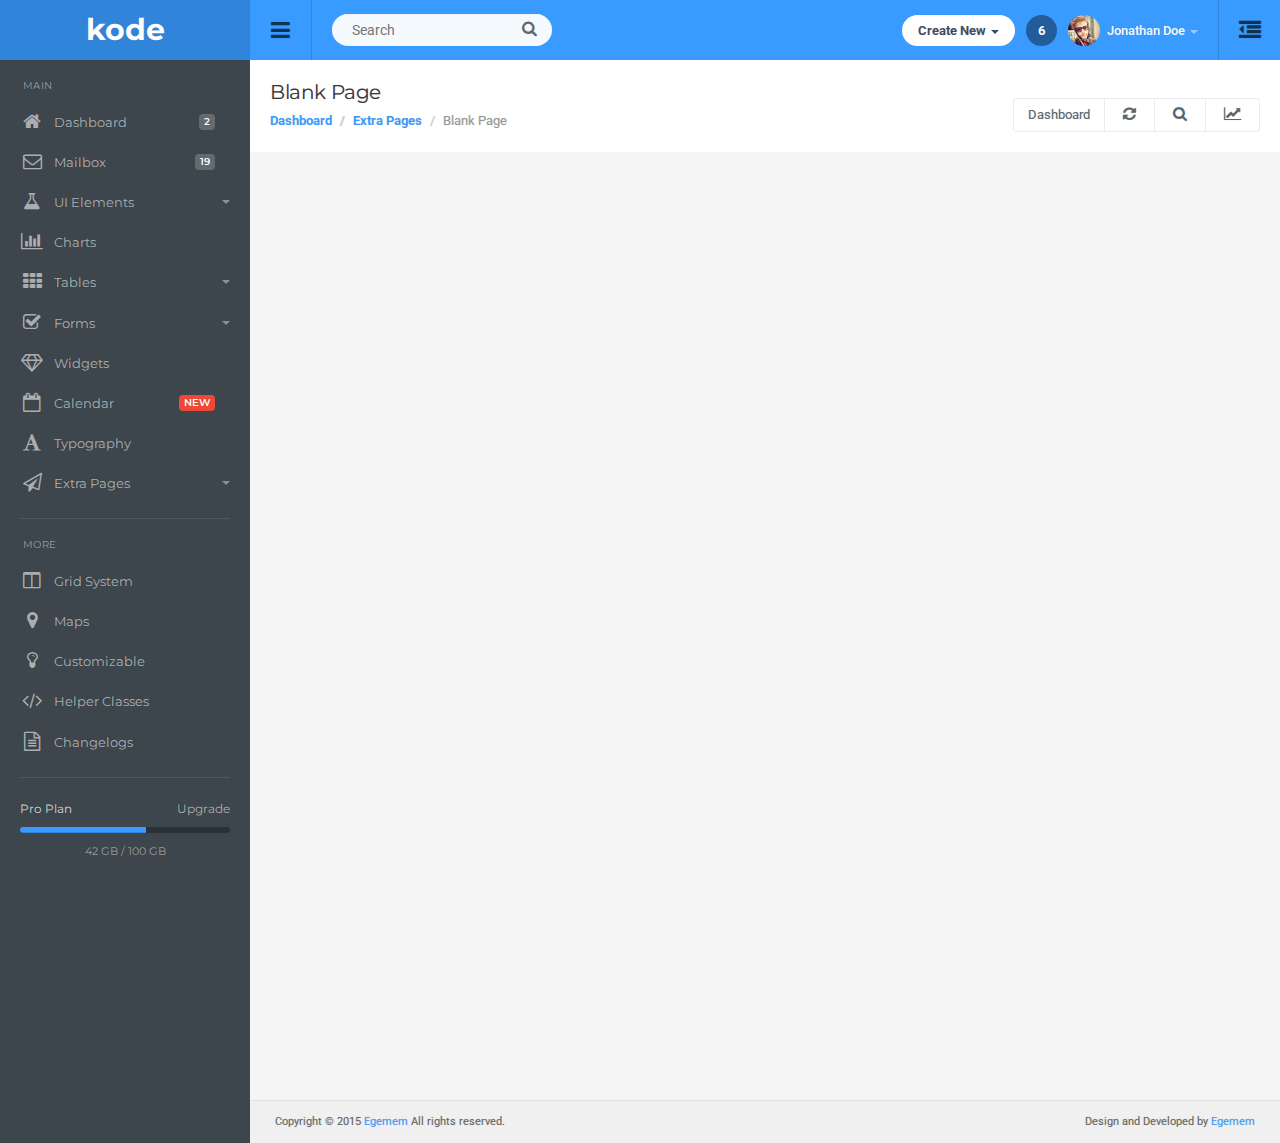
<file: frontend_base/blank.html>
<!DOCTYPE html>
<html lang="en">
  <head>
  <meta charset="utf-8">
  <meta http-equiv="X-UA-Compatible" content="IE=edge">
  <meta name="viewport" content="width=device-width, initial-scale=1">
  <meta name="description" content="Kode is a Premium Bootstrap Admin Template, It's responsive, clean coded and mobile friendly">
  <meta name="keywords" content="bootstrap, admin, dashboard, flat admin template, responsive," />
  <title>Kode - Premium Bootstrap Admin Template</title>

  <!-- ========== Css Files ========== -->
  <link href="css/root.css" rel="stylesheet">

  </head>
  <body>
  <!-- Start Page Loading -->
  <div class="loading"><img src="img/loading.gif" alt="loading-img"></div>
  <!-- End Page Loading -->
 <!-- //////////////////////////////////////////////////////////////////////////// --> 
  <!-- START TOP -->
  <div id="top" class="clearfix">

  	<!-- Start App Logo -->
  	<div class="applogo">
  		<a href="index.html" class="logo">kode</a>
  	</div>
  	<!-- End App Logo -->

    <!-- Start Sidebar Show Hide Button -->
    <a href="#" class="sidebar-open-button"><i class="fa fa-bars"></i></a>
    <a href="#" class="sidebar-open-button-mobile"><i class="fa fa-bars"></i></a>
    <!-- End Sidebar Show Hide Button -->

    <!-- Start Searchbox -->
    <form class="searchform">
      <input type="text" class="searchbox" id="searchbox" placeholder="Search">
      <span class="searchbutton"><i class="fa fa-search"></i></span>
    </form>
    <!-- End Searchbox -->

    <!-- Start Top Menu -->
    <ul class="topmenu">
      <li><a href="#">Files</a></li>
      <li><a href="#">Authors</a></li>
      <li class="dropdown">
        <a href="#" data-toggle="dropdown" class="dropdown-toggle">My Files <span class="caret"></span></a>
        <ul class="dropdown-menu">
          <li><a href="#">Videos</a></li>
          <li><a href="#">Pictures</a></li>
          <li><a href="#">Blog Posts</a></li>
        </ul>
      </li>
    </ul>
    <!-- End Top Menu -->

    <!-- Start Sidepanel Show-Hide Button -->
    <a href="#sidepanel" class="sidepanel-open-button"><i class="fa fa-outdent"></i></a>
    <!-- End Sidepanel Show-Hide Button -->

    <!-- Start Top Right -->
    <ul class="top-right">

    <li class="dropdown link">
      <a href="#" data-toggle="dropdown" class="dropdown-toggle hdbutton">Create New <span class="caret"></span></a>
        <ul class="dropdown-menu dropdown-menu-list">
          <li><a href="#"><i class="fa falist fa-paper-plane-o"></i>Product or Item</a></li>
          <li><a href="#"><i class="fa falist fa-font"></i>Blog Post</a></li>
          <li><a href="#"><i class="fa falist fa-file-image-o"></i>Image Gallery</a></li>
          <li><a href="#"><i class="fa falist fa-file-video-o"></i>Video Gallery</a></li>
        </ul>
    </li>

    <li class="link">
      <a href="#" class="notifications">6</a>
    </li>

    <li class="dropdown link">
      <a href="#" data-toggle="dropdown" class="dropdown-toggle profilebox"><img src="img/profileimg.png" alt="img"><b>Jonathan Doe</b><span class="caret"></span></a>
        <ul class="dropdown-menu dropdown-menu-list dropdown-menu-right">
          <li role="presentation" class="dropdown-header">Profile</li>
          <li><a href="#"><i class="fa falist fa-inbox"></i>Inbox<span class="badge label-danger">4</span></a></li>
          <li><a href="#"><i class="fa falist fa-file-o"></i>Files</a></li>
          <li><a href="#"><i class="fa falist fa-wrench"></i>Settings</a></li>
          <li class="divider"></li>
          <li><a href="#"><i class="fa falist fa-lock"></i> Lockscreen</a></li>
          <li><a href="#"><i class="fa falist fa-power-off"></i> Logout</a></li>
        </ul>
    </li>

    </ul>
    <!-- End Top Right -->

  </div>
  <!-- END TOP -->
 <!-- //////////////////////////////////////////////////////////////////////////// --> 

 <!-- //////////////////////////////////////////////////////////////////////////// --> 
<!-- START SIDEBAR -->
<div class="sidebar clearfix">

<ul class="sidebar-panel nav">
  <li class="sidetitle">MAIN</li>
  <li><a href="index.html"><span class="icon color5"><i class="fa fa-home"></i></span>Dashboard<span class="label label-default">2</span></a></li>
  <li><a href="mailbox.html"><span class="icon color6"><i class="fa fa-envelope-o"></i></span>Mailbox<span class="label label-default">19</span></a></li>
  <li><a href="#"><span class="icon color7"><i class="fa fa-flask"></i></span>UI Elements<span class="caret"></span></a>
    <ul>
      <li><a href="icons.html">Icons</a></li>
      <li><a href="tabs.html">Tabs</a></li>
      <li><a href="buttons.html">Buttons</a></li>
      <li><a href="panels.html">Panels</a></li>
      <li><a href="notifications.html">Notifications</a></li>
      <li><a href="modal-boxes.html">Modal Boxes</a></li>
      <li><a href="progress-bars.html">Progress Bars</a></li>
      <li><a href="others.html">Others<span class="label label-danger">NEW</span></a></li>
    </ul>
  </li>
  <li><a href="charts.html"><span class="icon color8"><i class="fa fa-bar-chart"></i></span>Charts</a></li>
  <li><a href="#"><span class="icon color9"><i class="fa fa-th"></i></span>Tables<span class="caret"></span></a>
    <ul>
      <li><a href="basic-table.html">Basic Tables</a></li>
      <li><a href="data-table.html">Data Tables</a></li>
    </ul>
  </li>
  <li><a href="#"><span class="icon color10"><i class="fa fa-check-square-o"></i></span>Forms<span class="caret"></span></a>
    <ul>
      <li><a href="form-elements.html">Form Elements</a></li>
      <li><a href="layouts.html">Form Layouts</a></li>
      <li><a href="text-editors.html">Text Editors</a></li>
    </ul>
  </li>
  <li><a href="widgets.html"><span class="icon color11"><i class="fa fa-diamond"></i></span>Widgets</a></li>
  <li><a href="calendar.html"><span class="icon color8"><i class="fa fa-calendar-o"></i></span>Calendar<span class="label label-danger">NEW</span></a></li>
  <li><a href="typography.html"><span class="icon color12"><i class="fa fa-font"></i></span>Typography</a></li>
  <li><a href="#"><span class="icon color14"><i class="fa fa-paper-plane-o"></i></span>Extra Pages<span class="caret"></span></a>
    <ul>
      <li><a href="social-profile.html">Social Profile</a></li>
      <li><a href="invoice.html">Invoice<span class="label label-danger">NEW</span></a></li>
      <li><a href="login.html">Login Page</a></li>
      <li><a href="register.html">Register</a></li>
      <li><a href="forgot-password.html">Forgot Password</a></li>
      <li><a href="lockscreen.html">Lockscreen</a></li>
      <li><a href="blank.html">Blank Page</a></li>
      <li><a href="contact.html">Contact</a></li>
      <li><a href="404.html">404 Page</a></li>
      <li><a href="500.html">500 Page</a></li>
    </ul>
  </li>
</ul>

<ul class="sidebar-panel nav">
  <li class="sidetitle">MORE</li>
  <li><a href="grid.html"><span class="icon color15"><i class="fa fa-columns"></i></span>Grid System</a></li>
  <li><a href="maps.html"><span class="icon color7"><i class="fa fa-map-marker"></i></span>Maps</a></li>
  <li><a href="customizable.html"><span class="icon color10"><i class="fa fa-lightbulb-o"></i></span>Customizable</a></li>
  <li><a href="helper-classes.html"><span class="icon color8"><i class="fa fa-code"></i></span>Helper Classes</a></li>
  <li><a href="changelogs.html"><span class="icon color12"><i class="fa fa-file-text-o"></i></span>Changelogs</a></li>
</ul>

<div class="sidebar-plan">
  Pro Plan<a href="#" class="link">Upgrade</a>
  <div class="progress">
  <div class="progress-bar" role="progressbar" aria-valuenow="60" aria-valuemin="0" aria-valuemax="100" style="width: 60%;">
  </div>
</div>
<span class="space">42 GB / 100 GB</span>
</div>

</div>
<!-- END SIDEBAR -->
<!-- //////////////////////////////////////////////////////////////////////////// --> 

 <!-- //////////////////////////////////////////////////////////////////////////// --> 
<!-- START CONTENT -->
<div class="content">

  <!-- Start Page Header -->
  <div class="page-header">
    <h1 class="title">Blank Page</h1>
      <ol class="breadcrumb">
        <li><a href="index.html">Dashboard</a></li>
        <li><a href="#">Extra Pages</a></li>
        <li class="active">Blank Page</li>
      </ol>

    <!-- Start Page Header Right Div -->
    <div class="right">
      <div class="btn-group" role="group" aria-label="...">
        <a href="index.html" class="btn btn-light">Dashboard</a>
        <a href="#" class="btn btn-light"><i class="fa fa-refresh"></i></a>
        <a href="#" class="btn btn-light"><i class="fa fa-search"></i></a>
        <a href="#" class="btn btn-light" id="topstats"><i class="fa fa-line-chart"></i></a>
      </div>
    </div>
    <!-- End Page Header Right Div -->

  </div>
  <!-- End Page Header -->

 <!-- //////////////////////////////////////////////////////////////////////////// --> 
<!-- START CONTAINER -->
<div class="container-default">


<br><br><br><br><br><br><br><br><br><br><br><br><br><br><br><br><br><br><br><br><br>
<br><br><br><br><br><br><br><br><br><br><br><br><br><br><br><br><br><br><br><br><br>



</div>
<!-- END CONTAINER -->
 <!-- //////////////////////////////////////////////////////////////////////////// --> 


<!-- Start Footer -->
<div class="row footer">
  <div class="col-md-6 text-left">
  Copyright © 2015 <a href="http://themeforest.net/user/egemem/portfolio" target="_blank">Egemem</a> All rights reserved.
  </div>
  <div class="col-md-6 text-right">
    Design and Developed by <a href="http://themeforest.net/user/egemem/portfolio" target="_blank">Egemem</a>
  </div> 
</div>
<!-- End Footer -->


</div>
<!-- End Content -->
 <!-- //////////////////////////////////////////////////////////////////////////// --> 

<!-- //////////////////////////////////////////////////////////////////////////// --> 
<!-- START SIDEPANEL -->
<div role="tabpanel" class="sidepanel">

  <!-- Nav tabs -->
  <ul class="nav nav-tabs" role="tablist">
    <li role="presentation" class="active"><a href="#today" aria-controls="today" role="tab" data-toggle="tab">TODAY</a></li>
    <li role="presentation"><a href="#tasks" aria-controls="tasks" role="tab" data-toggle="tab">TASKS</a></li>
    <li role="presentation"><a href="#chat" aria-controls="chat" role="tab" data-toggle="tab">CHAT</a></li>
  </ul>

  <!-- Tab panes -->
  <div class="tab-content">

    <!-- Start Today -->
    <div role="tabpanel" class="tab-pane active" id="today">

      <div class="sidepanel-m-title">
        Today
        <span class="left-icon"><a href="#"><i class="fa fa-refresh"></i></a></span>
        <span class="right-icon"><a href="#"><i class="fa fa-file-o"></i></a></span>
      </div>

      <div class="gn-title">NEW</div>

      <ul class="list-w-title">
        <li>
          <a href="#">
            <span class="label label-danger">ORDER</span>
            <span class="date">9 hours ago</span>
            <h4>New Jacket 2.0</h4>
            Etiam auctor porta augue sit amet facilisis. Sed libero nisi, scelerisque.
          </a>
        </li>
        <li>
          <a href="#">
            <span class="label label-success">COMMENT</span>
            <span class="date">14 hours ago</span>
            <h4>Bill Jackson</h4>
            Etiam auctor porta augue sit amet facilisis. Sed libero nisi, scelerisque.
          </a>
        </li>
        <li>
          <a href="#">
            <span class="label label-info">MEETING</span>
            <span class="date">at 2:30 PM</span>
            <h4>Developer Team</h4>
            Etiam auctor porta augue sit amet facilisis. Sed libero nisi, scelerisque.
          </a>
        </li>
        <li>
          <a href="#">
            <span class="label label-warning">EVENT</span>
            <span class="date">3 days left</span>
            <h4>Birthday Party</h4>
            Etiam auctor porta augue sit amet facilisis. Sed libero nisi, scelerisque.
          </a>
        </li>
      </ul>

    </div>
    <!-- End Today -->

    <!-- Start Tasks -->
    <div role="tabpanel" class="tab-pane" id="tasks">

      <div class="sidepanel-m-title">
        To-do List
        <span class="left-icon"><a href="#"><i class="fa fa-pencil"></i></a></span>
        <span class="right-icon"><a href="#"><i class="fa fa-trash"></i></a></span>
      </div>

      <div class="gn-title">TODAY</div>

      <ul class="todo-list">
        <li class="checkbox checkbox-primary">
          <input id="checkboxside1" type="checkbox"><label for="checkboxside1">Add new products</label>
        </li>
        
        <li class="checkbox checkbox-primary">
          <input id="checkboxside2" type="checkbox"><label for="checkboxside2"><b>May 12, 6:30 pm</b> Meeting with Team</label>
        </li>
        
        <li class="checkbox checkbox-warning">
          <input id="checkboxside3" type="checkbox"><label for="checkboxside3">Design Facebook page</label>
        </li>
        
        <li class="checkbox checkbox-info">
          <input id="checkboxside4" type="checkbox"><label for="checkboxside4">Send Invoice to customers</label>
        </li>
        
        <li class="checkbox checkbox-danger">
          <input id="checkboxside5" type="checkbox"><label for="checkboxside5">Meeting with developer team</label>
        </li>
      </ul>

      <div class="gn-title">TOMORROW</div>
      <ul class="todo-list">
        <li class="checkbox checkbox-warning">
          <input id="checkboxside6" type="checkbox"><label for="checkboxside6">Redesign our company blog</label>
        </li>
        
        <li class="checkbox checkbox-success">
          <input id="checkboxside7" type="checkbox"><label for="checkboxside7">Finish client work</label>
        </li>
        
        <li class="checkbox checkbox-info">
          <input id="checkboxside8" type="checkbox"><label for="checkboxside8">Call Johnny from Developer Team</label>
        </li>

      </ul>
    </div>    
    <!-- End Tasks -->

    <!-- Start Chat -->
    <div role="tabpanel" class="tab-pane" id="chat">

      <div class="sidepanel-m-title">
        Friend List
        <span class="left-icon"><a href="#"><i class="fa fa-pencil"></i></a></span>
        <span class="right-icon"><a href="#"><i class="fa fa-trash"></i></a></span>
      </div>

      <div class="gn-title">ONLINE MEMBERS (3)</div>
      <ul class="group">
        <li class="member"><a href="#"><img src="img/profileimg.png" alt="img"><b>Allice Mingham</b>Los Angeles</a><span class="status online"></span></li>
        <li class="member"><a href="#"><img src="img/profileimg2.png" alt="img"><b>James Throwing</b>Las Vegas</a><span class="status busy"></span></li>
        <li class="member"><a href="#"><img src="img/profileimg3.png" alt="img"><b>Fred Stonefield</b>New York</a><span class="status away"></span></li>
        <li class="member"><a href="#"><img src="img/profileimg4.png" alt="img"><b>Chris M. Johnson</b>California</a><span class="status online"></span></li>
      </ul>

      <div class="gn-title">OFFLINE MEMBERS (8)</div>
     <ul class="group">
        <li class="member"><a href="#"><img src="img/profileimg5.png" alt="img"><b>Allice Mingham</b>Los Angeles</a><span class="status offline"></span></li>
        <li class="member"><a href="#"><img src="img/profileimg6.png" alt="img"><b>James Throwing</b>Las Vegas</a><span class="status offline"></span></li>
      </ul>

      <form class="search">
        <input type="text" class="form-control" placeholder="Search a Friend...">
      </form>
    </div>
    <!-- End Chat -->

  </div>

</div>
<!-- END SIDEPANEL -->
<!-- //////////////////////////////////////////////////////////////////////////// --> 



<!-- ================================================
jQuery Library
================================================ -->
<script type="text/javascript" src="js/jquery.min.js"></script>

<!-- ================================================
Bootstrap Core JavaScript File
================================================ -->
<script src="js/bootstrap/bootstrap.min.js"></script>

<!-- ================================================
Plugin.js - Some Specific JS codes for Plugin Settings
================================================ -->
<script type="text/javascript" src="js/plugins.js"></script>


</body>
</html>
</file>
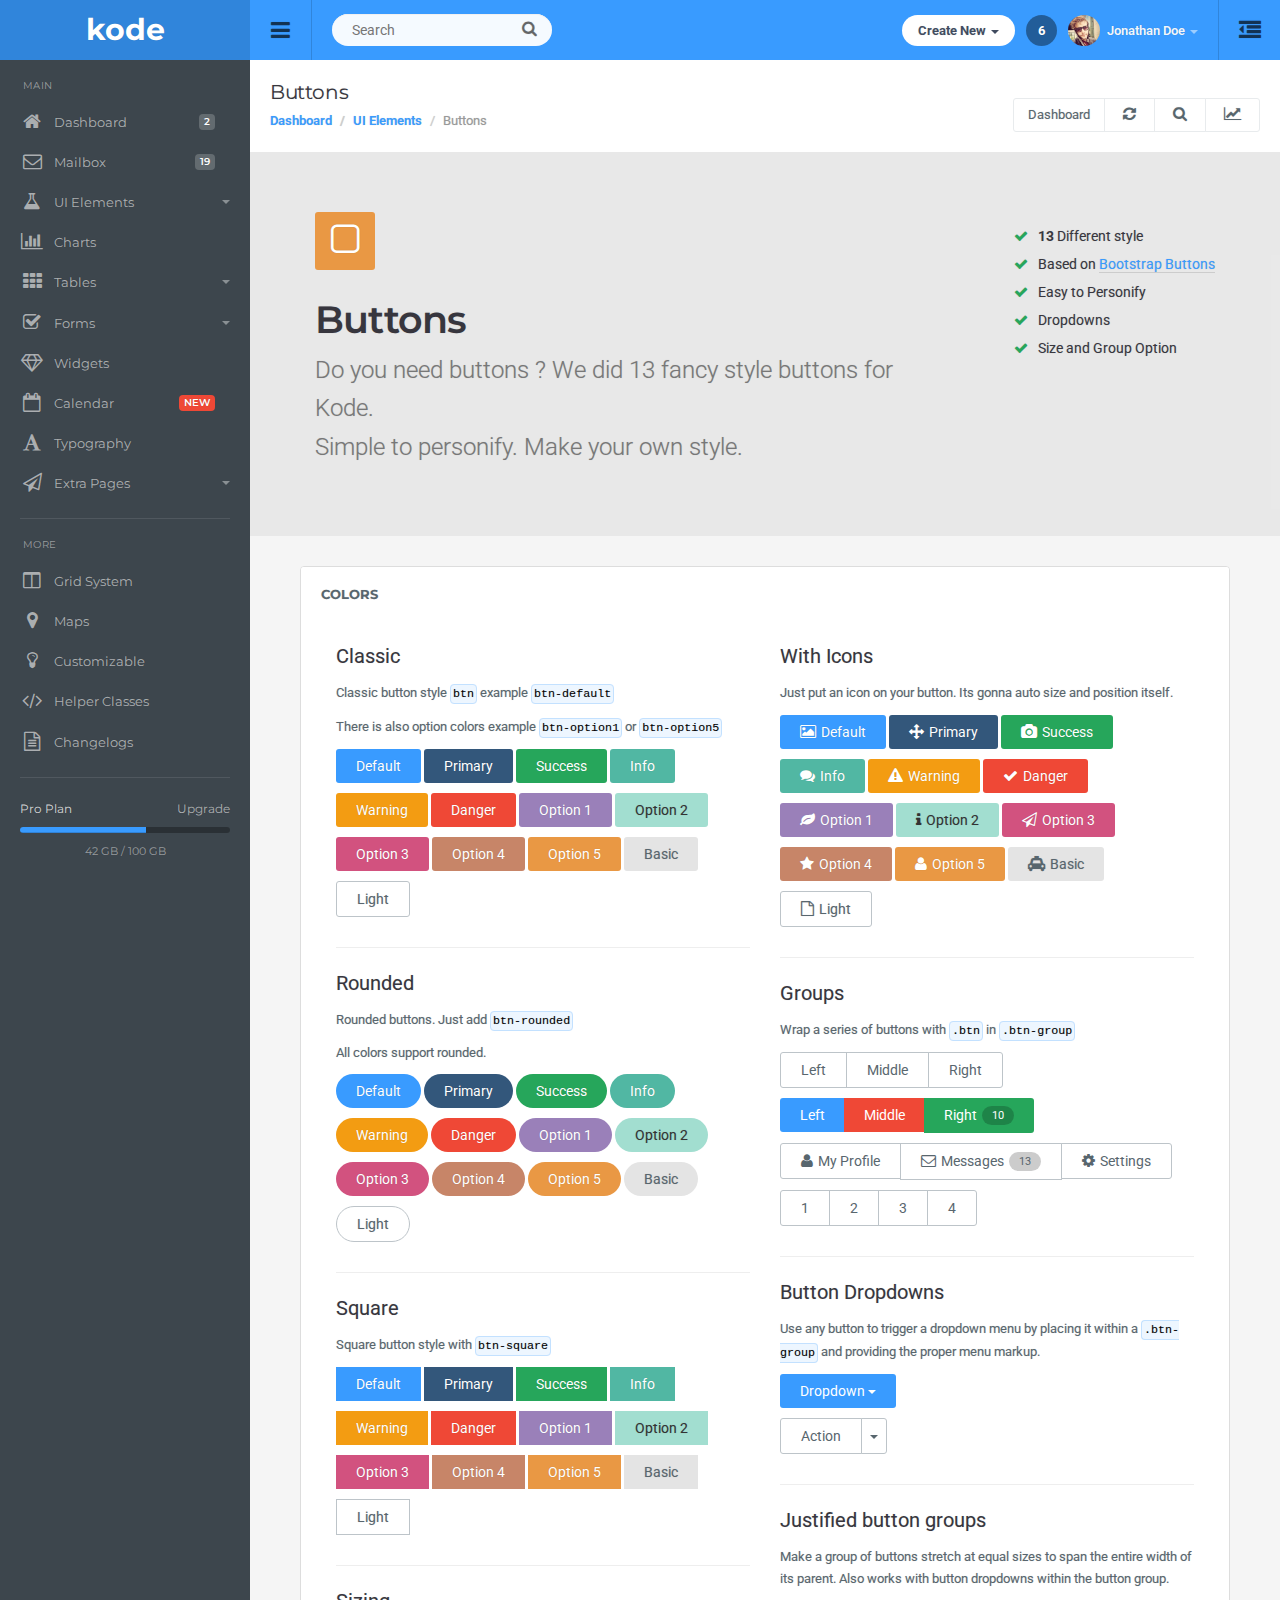
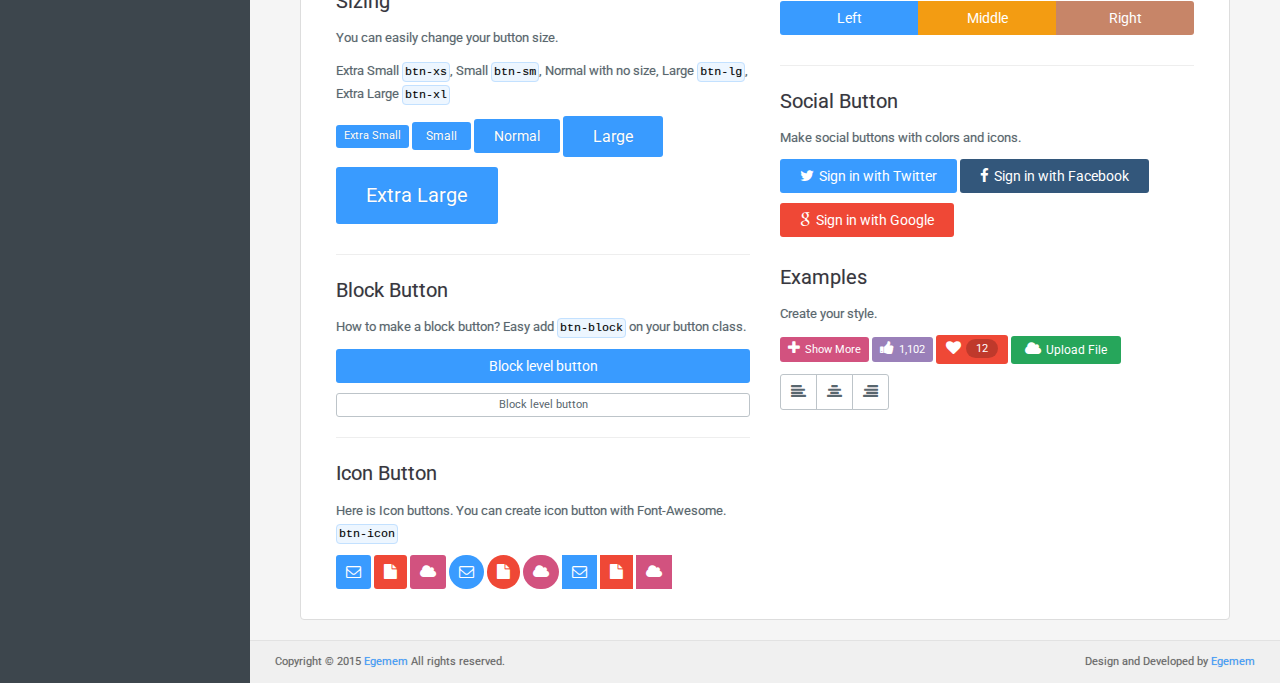
<file: frontend_base/buttons.html>
<!DOCTYPE html>
<html lang="en">
  <head>
  <meta charset="utf-8">
  <meta http-equiv="X-UA-Compatible" content="IE=edge">
  <meta name="viewport" content="width=device-width, initial-scale=1">
  <meta name="description" content="Kode is a Premium Bootstrap Admin Template, It's responsive, clean coded and mobile friendly">
  <meta name="keywords" content="bootstrap, admin, dashboard, flat admin template, responsive," />
  <title>Kode - Premium Bootstrap Admin Template</title>

  <!-- ========== Css Files ========== -->
  <link href="css/root.css" rel="stylesheet">

  </head>
  <body>
  <!-- Start Page Loading -->
  <div class="loading"><img src="img/loading.gif" alt="loading-img"></div>
  <!-- End Page Loading -->
 <!-- //////////////////////////////////////////////////////////////////////////// --> 
  <!-- START TOP -->
  <div id="top" class="clearfix">

    <!-- Start App Logo -->
    <div class="applogo">
      <a href="index.html" class="logo">kode</a>
    </div>
    <!-- End App Logo -->

    <!-- Start Sidebar Show Hide Button -->
    <a href="#" class="sidebar-open-button"><i class="fa fa-bars"></i></a>
    <a href="#" class="sidebar-open-button-mobile"><i class="fa fa-bars"></i></a>
    <!-- End Sidebar Show Hide Button -->

    <!-- Start Searchbox -->
    <form class="searchform">
      <input type="text" class="searchbox" id="searchbox" placeholder="Search">
      <span class="searchbutton"><i class="fa fa-search"></i></span>
    </form>
    <!-- End Searchbox -->

    <!-- Start Top Menu -->
    <ul class="topmenu">
      <li><a href="#">Files</a></li>
      <li><a href="#">Authors</a></li>
      <li class="dropdown">
        <a href="#" data-toggle="dropdown" class="dropdown-toggle">My Files <span class="caret"></span></a>
        <ul class="dropdown-menu">
          <li><a href="#">Videos</a></li>
          <li><a href="#">Pictures</a></li>
          <li><a href="#">Blog Posts</a></li>
        </ul>
      </li>
    </ul>
    <!-- End Top Menu -->

    <!-- Start Sidepanel Show-Hide Button -->
    <a href="#sidepanel" class="sidepanel-open-button"><i class="fa fa-outdent"></i></a>
    <!-- End Sidepanel Show-Hide Button -->

    <!-- Start Top Right -->
    <ul class="top-right">

    <li class="dropdown link">
      <a href="#" data-toggle="dropdown" class="dropdown-toggle hdbutton">Create New <span class="caret"></span></a>
        <ul class="dropdown-menu dropdown-menu-list">
          <li><a href="#"><i class="fa falist fa-paper-plane-o"></i>Product or Item</a></li>
          <li><a href="#"><i class="fa falist fa-font"></i>Blog Post</a></li>
          <li><a href="#"><i class="fa falist fa-file-image-o"></i>Image Gallery</a></li>
          <li><a href="#"><i class="fa falist fa-file-video-o"></i>Video Gallery</a></li>
        </ul>
    </li>

    <li class="link">
      <a href="#" class="notifications">6</a>
    </li>

    <li class="dropdown link">
      <a href="#" data-toggle="dropdown" class="dropdown-toggle profilebox"><img src="img/profileimg.png" alt="img"><b>Jonathan Doe</b><span class="caret"></span></a>
        <ul class="dropdown-menu dropdown-menu-list dropdown-menu-right">
          <li role="presentation" class="dropdown-header">Profile</li>
          <li><a href="#"><i class="fa falist fa-inbox"></i>Inbox<span class="badge label-danger">4</span></a></li>
          <li><a href="#"><i class="fa falist fa-file-o"></i>Files</a></li>
          <li><a href="#"><i class="fa falist fa-wrench"></i>Settings</a></li>
          <li class="divider"></li>
          <li><a href="#"><i class="fa falist fa-lock"></i> Lockscreen</a></li>
          <li><a href="#"><i class="fa falist fa-power-off"></i> Logout</a></li>
        </ul>
    </li>

    </ul>
    <!-- End Top Right -->

  </div>
  <!-- END TOP -->
 <!-- //////////////////////////////////////////////////////////////////////////// --> 

 <!-- //////////////////////////////////////////////////////////////////////////// --> 
<!-- START SIDEBAR -->
<div class="sidebar clearfix">

<ul class="sidebar-panel nav">
  <li class="sidetitle">MAIN</li>
  <li><a href="index.html"><span class="icon color5"><i class="fa fa-home"></i></span>Dashboard<span class="label label-default">2</span></a></li>
  <li><a href="mailbox.html"><span class="icon color6"><i class="fa fa-envelope-o"></i></span>Mailbox<span class="label label-default">19</span></a></li>
  <li><a href="#"><span class="icon color7"><i class="fa fa-flask"></i></span>UI Elements<span class="caret"></span></a>
    <ul>
      <li><a href="icons.html">Icons</a></li>
      <li><a href="tabs.html">Tabs</a></li>
      <li><a href="buttons.html">Buttons</a></li>
      <li><a href="panels.html">Panels</a></li>
      <li><a href="notifications.html">Notifications</a></li>
      <li><a href="modal-boxes.html">Modal Boxes</a></li>
      <li><a href="progress-bars.html">Progress Bars</a></li>
      <li><a href="others.html">Others<span class="label label-danger">NEW</span></a></li>
    </ul>
  </li>
  <li><a href="charts.html"><span class="icon color8"><i class="fa fa-bar-chart"></i></span>Charts</a></li>
  <li><a href="#"><span class="icon color9"><i class="fa fa-th"></i></span>Tables<span class="caret"></span></a>
    <ul>
      <li><a href="basic-table.html">Basic Tables</a></li>
      <li><a href="data-table.html">Data Tables</a></li>
    </ul>
  </li>
  <li><a href="#"><span class="icon color10"><i class="fa fa-check-square-o"></i></span>Forms<span class="caret"></span></a>
    <ul>
      <li><a href="form-elements.html">Form Elements</a></li>
      <li><a href="layouts.html">Form Layouts</a></li>
      <li><a href="text-editors.html">Text Editors</a></li>
    </ul>
  </li>
  <li><a href="widgets.html"><span class="icon color11"><i class="fa fa-diamond"></i></span>Widgets</a></li>
  <li><a href="calendar.html"><span class="icon color8"><i class="fa fa-calendar-o"></i></span>Calendar<span class="label label-danger">NEW</span></a></li>
  <li><a href="typography.html"><span class="icon color12"><i class="fa fa-font"></i></span>Typography</a></li>
  <li><a href="#"><span class="icon color14"><i class="fa fa-paper-plane-o"></i></span>Extra Pages<span class="caret"></span></a>
    <ul>
      <li><a href="social-profile.html">Social Profile</a></li>
      <li><a href="invoice.html">Invoice<span class="label label-danger">NEW</span></a></li>
      <li><a href="login.html">Login Page</a></li>
      <li><a href="register.html">Register</a></li>
      <li><a href="forgot-password.html">Forgot Password</a></li>
      <li><a href="lockscreen.html">Lockscreen</a></li>
      <li><a href="blank.html">Blank Page</a></li>
      <li><a href="contact.html">Contact</a></li>
      <li><a href="404.html">404 Page</a></li>
      <li><a href="500.html">500 Page</a></li>
    </ul>
  </li>
</ul>

<ul class="sidebar-panel nav">
  <li class="sidetitle">MORE</li>
  <li><a href="grid.html"><span class="icon color15"><i class="fa fa-columns"></i></span>Grid System</a></li>
  <li><a href="maps.html"><span class="icon color7"><i class="fa fa-map-marker"></i></span>Maps</a></li>
  <li><a href="customizable.html"><span class="icon color10"><i class="fa fa-lightbulb-o"></i></span>Customizable</a></li>
  <li><a href="helper-classes.html"><span class="icon color8"><i class="fa fa-code"></i></span>Helper Classes</a></li>
  <li><a href="changelogs.html"><span class="icon color12"><i class="fa fa-file-text-o"></i></span>Changelogs</a></li>
</ul>

<div class="sidebar-plan">
  Pro Plan<a href="#" class="link">Upgrade</a>
  <div class="progress">
  <div class="progress-bar" role="progressbar" aria-valuenow="60" aria-valuemin="0" aria-valuemax="100" style="width: 60%;">
  </div>
</div>
<span class="space">42 GB / 100 GB</span>
</div>

</div>
<!-- END SIDEBAR -->
<!-- //////////////////////////////////////////////////////////////////////////// --> 

 <!-- //////////////////////////////////////////////////////////////////////////// --> 
<!-- START CONTENT -->
<div class="content">

  <!-- Start Page Header -->
  <div class="page-header">
    <h1 class="title">Buttons</h1>
      <ol class="breadcrumb">
        <li><a href="index.html">Dashboard</a></li>
        <li><a href="#">UI Elements</a></li>
        <li class="active">Buttons</li>
      </ol>

    <!-- Start Page Header Right Div -->
    <div class="right">
      <div class="btn-group" role="group" aria-label="...">
        <a href="index.html" class="btn btn-light">Dashboard</a>
        <a href="#" class="btn btn-light"><i class="fa fa-refresh"></i></a>
        <a href="#" class="btn btn-light"><i class="fa fa-search"></i></a>
        <a href="#" class="btn btn-light" id="topstats"><i class="fa fa-line-chart"></i></a>
      </div>
    </div>
    <!-- End Page Header Right Div -->

  </div>
  <!-- End Page Header -->



  <!-- Start Presentation -->
  <div class="row presentation">

    <div class="col-lg-8 col-md-6 titles">
      <span class="icon color15-bg"><i class="fa fa-square-o"></i></span>
      <h1>Buttons</h1>
      <h4>Do you need buttons ? We did 13 fancy style buttons for Kode.<br> Simple to personify. Make your own style.</h4>
    </div>

    <div class="col-lg-4 col-md-6">
      <ul class="list-unstyled list">
        <li><i class="fa fa-check"></i><b>13</b> Different style<li>
        <li><i class="fa fa-check"></i>Based on <a href="http://getbootstrap.com/" target="_blank">Bootstrap Buttons</a><li>
        <li><i class="fa fa-check"></i>Easy to Personify<li>
        <li><i class="fa fa-check"></i>Dropdowns<li>
        <li><i class="fa fa-check"></i>Size and Group Option<li>
      </ul>
    </div>

  </div>
  <!-- End Presentation -->

 <!-- //////////////////////////////////////////////////////////////////////////// --> 
<!-- START CONTAINER -->
<div class="container-padding">



  <div class="row btndiv">

    <div class="col-md-12">
      <div class="panel panel-default">
        <div class="panel-title">COLORS</div>
            <div class="panel-body">

              <!-- Start left -->
              <div class="col-md-12 col-lg-6">

                <h4>Classic</h4>
                <p>Classic button style <code>btn</code> example <code>btn-default</code></p>
                <p>There is also option colors example <code>btn-option1</code> or <code>btn-option5</code></p>
                <a href="#" class="btn btn-default">Default</a>
                <a href="#" class="btn btn-primary">Primary</a>
                <a href="#" class="btn btn-success">Success</a>
                <a href="#" class="btn btn-info">Info</a>
                <a href="#" class="btn btn-warning">Warning</a>
                <a href="#" class="btn btn-danger">Danger</a>
                <a href="#" class="btn btn-option1">Option 1</a>
                <a href="#" class="btn btn-option2">Option 2</a>
                <a href="#" class="btn btn-option3">Option 3</a>
                <a href="#" class="btn btn-option4">Option 4</a>
                <a href="#" class="btn btn-option5">Option 5</a>
                <a href="#" class="btn">Basic</a>
                <a href="#" class="btn btn-light">Light</a>

                <hr>

                <h4>Rounded</h4>
                <p>Rounded buttons. Just add <code>btn-rounded</code></p>
                <p>All colors support rounded.</p>
                <a href="#" class="btn btn-rounded btn-default">Default</a>
                <a href="#" class="btn btn-rounded btn-primary">Primary</a>
                <a href="#" class="btn btn-rounded btn-success">Success</a>
                <a href="#" class="btn btn-rounded btn-info">Info</a>
                <a href="#" class="btn btn-rounded btn-warning">Warning</a>
                <a href="#" class="btn btn-rounded btn-danger">Danger</a>
                <a href="#" class="btn btn-rounded btn-option1">Option 1</a>
                <a href="#" class="btn btn-rounded btn-option2">Option 2</a>
                <a href="#" class="btn btn-rounded btn-option3">Option 3</a>
                <a href="#" class="btn btn-rounded btn-option4">Option 4</a>
                <a href="#" class="btn btn-rounded btn-option5">Option 5</a>
                <a href="#" class="btn btn-rounded">Basic</a>
                <a href="#" class="btn btn-rounded btn-light">Light</a>

                <hr>

                <h4>Square</h4>
                <p>Square button style with <code>btn-square</code></p>
                <a href="#" class="btn btn-square btn-default">Default</a>
                <a href="#" class="btn btn-square btn-primary">Primary</a>
                <a href="#" class="btn btn-square btn-success">Success</a>
                <a href="#" class="btn btn-square btn-info">Info</a>
                <a href="#" class="btn btn-square btn-warning">Warning</a>
                <a href="#" class="btn btn-square btn-danger">Danger</a>
                <a href="#" class="btn btn-square btn-option1">Option 1</a>
                <a href="#" class="btn btn-square btn-option2">Option 2</a>
                <a href="#" class="btn btn-square btn-option3">Option 3</a>
                <a href="#" class="btn btn-square btn-option4">Option 4</a>
                <a href="#" class="btn btn-square btn-option5">Option 5</a>
                <a href="#" class="btn btn-square">Basic</a>
                <a href="#" class="btn btn-square btn-light">Light</a>

                <hr>

                <h4>Sizing</h4>
                <p>You can easily change your button size.</p>
                <p>Extra Small <code>btn-xs</code>, Small <code>btn-sm</code>, Normal with no size, Large <code>btn-lg</code>, Extra Large <code>btn-xl</code></p>
                <a href="#" class="btn btn-default btn-xs">Extra Small</a>
                <a href="#" class="btn btn-default btn-sm">Small</a>
                <a href="#" class="btn btn-default">Normal</a>
                <a href="#" class="btn btn-default btn-lg">Large</a>
                <a href="#" class="btn btn-default btn-xl">Extra Large</a>

                <hr>

                <h4>Block Button</h4>
                <p>How to make a block button? Easy add <code>btn-block</code> on your button class.</p>
                <button type="button" class="btn btn-default btn-block">Block level button</button>
                <button type="button" class="btn btn-light btn-xs btn-block">Block level button</button>

                <hr>

                <h4>Icon Button</h4>
                <p>Here is Icon buttons. You can create icon button with Font-Awesome. <code>btn-icon</code></p>
                <button type="button" class="btn btn-default btn-icon"><i class="fa fa-envelope-o"></i></button>
                <button type="button" class="btn btn-danger btn-icon"><i class="fa fa-file"></i></button>
                <button type="button" class="btn btn-option3 btn-icon"><i class="fa fa-cloud"></i></button>
                <button type="button" class="btn btn-rounded btn-default btn-icon"><i class="fa fa-envelope-o"></i></button>
                <button type="button" class="btn btn-rounded btn-danger btn-icon"><i class="fa fa-file"></i></button>
                <button type="button" class="btn btn-rounded btn-option3 btn-icon"><i class="fa fa-cloud"></i></button>
                <button type="button" class="btn btn-square btn-default btn-icon"><i class="fa fa-envelope-o"></i></button>
                <button type="button" class="btn btn-square btn-danger btn-icon"><i class="fa fa-file"></i></button>
                <button type="button" class="btn btn-square btn-option3 btn-icon"><i class="fa fa-cloud"></i></button>


              </div>
              <!-- End left -->

              <!-- Start right -->
              <div class="col-md-12 col-lg-6">

                <h4>With Icons</h4>
                <p>Just put an icon on your button. Its gonna auto size and position itself.</p>
                <a href="#" class="btn btn-default"><i class="fa fa-picture-o"></i>Default</a>
                <a href="#" class="btn btn-primary"><i class="fa fa-arrows"></i>Primary</a>
                <a href="#" class="btn btn-success"><i class="fa fa-camera"></i>Success</a>
                <a href="#" class="btn btn-info"><i class="fa fa-comments"></i>Info</a>
                <a href="#" class="btn btn-warning"><i class="fa fa-warning"></i>Warning</a>
                <a href="#" class="btn btn-danger"><i class="fa fa-check"></i>Danger</a>
                <a href="#" class="btn btn-option1"><i class="fa fa-leaf"></i>Option 1</a>
                <a href="#" class="btn btn-option2"><i class="fa fa-info"></i>Option 2</a>
                <a href="#" class="btn btn-option3"><i class="fa fa-paper-plane-o"></i>Option 3</a>
                <a href="#" class="btn btn-option4"><i class="fa fa-star"></i>Option 4</a>
                <a href="#" class="btn btn-option5"><i class="fa fa-user"></i>Option 5</a>
                <a href="#" class="btn"><i class="fa fa-cab"></i>Basic</a>
                <a href="#" class="btn btn-light"><i class="fa fa-file-o"></i>Light</a>

                <hr>

                <h4>Groups</h4>
                <p>Wrap a series of buttons with <code>.btn</code> in <code>.btn-group</code></p>
                <div class="btn-group" role="group" aria-label="...">
                  <button type="button" class="btn btn-light">Left</button>
                  <button type="button" class="btn btn-light">Middle</button>
                  <button type="button" class="btn btn-light">Right</button>
                </div>
                <br>
                <div class="btn-group" role="group" aria-label="...">
                  <button type="button" class="btn btn-default">Left</button>
                  <button type="button" class="btn btn-danger">Middle</button>
                  <button type="button" class="btn btn-success">Right<span class="badge">10</span></button>
                </div>
                <br>
                <div class="btn-group" role="group" aria-label="...">
                  <button type="button" class="btn btn-light"><i class="fa fa-user"></i>My Profile</button>
                  <button type="button" class="btn btn-light"><i class="fa fa-envelope-o"></i>Messages<span class="badge">13</span></button>
                  <button type="button" class="btn btn-light"><i class="fa fa-cog"></i>Settings</button>
                </div>
                <br>
                <div class="btn-group" role="group" aria-label="...">
                  <button type="button" class="btn btn-light">1</button>
                  <button type="button" class="btn btn-light">2</button>
                  <button type="button" class="btn btn-light">3</button>
                  <button type="button" class="btn btn-light">4</button>
                </div>

                <hr>

                <h4>Button Dropdowns</h4>
                <p>Use any button to trigger a dropdown menu by placing it within a <code>.btn-group</code> and providing the proper menu markup.</p>
                  <!-- dropdown 1 -->
                  <div class="dropdown">
                    <button class="btn btn-default dropdown-toggle" type="button" id="dropdownMenu1" data-toggle="dropdown" aria-expanded="true">
                      Dropdown
                      <span class="caret"></span>
                    </button>
                    <ul class="dropdown-menu" role="menu" aria-labelledby="dropdownMenu1">
                      <li role="presentation"><a role="menuitem" tabindex="-1" href="#">Action</a></li>
                      <li role="presentation"><a role="menuitem" tabindex="-1" href="#">Another action</a></li>
                      <li role="presentation"><a role="menuitem" tabindex="-1" href="#">Something else here</a></li>
                      <li role="presentation"><a role="menuitem" tabindex="-1" href="#">Separated link</a></li>
                    </ul>
                  </div>
                  <!-- dropdown 2 -->
                  <div class="btn-group">
                    <button type="button" class="btn btn-light">Action</button>
                    <button type="button" class="btn btn-light dropdown-toggle" data-toggle="dropdown" aria-expanded="false">
                      <span class="caret"></span>
                      <span class="sr-only">Toggle Dropdown</span>
                    </button>
                    <ul class="dropdown-menu" role="menu">
                      <li><a href="#">Action</a></li>
                      <li><a href="#">Another action</a></li>
                      <li><a href="#">Something else here</a></li>
                      <li class="divider"></li>
                      <li><a href="#">Separated link</a></li>
                    </ul>
                  </div>

                <hr>

                <h4>Justified button groups</h4>
                <p>Make a group of buttons stretch at equal sizes to span the entire width of its parent. Also works with button dropdowns within the button group.</p>
                <div class="btn-group btn-group-justified" role="group" aria-label="...">
                  <div class="btn-group" role="group">
                    <button type="button" class="btn btn-default">Left</button>
                  </div>
                  <div class="btn-group" role="group">
                    <button type="button" class="btn btn-warning">Middle</button>
                  </div>
                  <div class="btn-group" role="group">
                    <button type="button" class="btn btn-option4">Right</button>
                  </div>
                </div>

                <hr>

                <h4>Social Button</h4>
                <p>Make social buttons with colors and icons.</p>
                  <button type="button" class="btn btn-default"><i class="fa fa-twitter"></i>Sign in with Twitter</button>
                  <button type="button" class="btn btn-primary"><i class="fa fa-facebook"></i>Sign in with Facebook</button>
                  <button type="button" class="btn btn-danger"><i class="fa fa-google"></i>Sign in with Google</button>

                <h4>Examples</h4>
                <p>Create your style.</p>
                  <button type="button" class="btn btn-option3 btn-xs"><i class="fa fa-plus"></i>Show More</button>
                  <button type="button" class="btn btn-option1 btn-xs"><i class="fa fa-thumbs-up"></i>1,102</button>
                  <button type="button" class="btn btn-danger btn-icon btn-sm"><i class="fa fa-heart"></i><span class="badge">12</span></button>
                  <button type="button" class="btn btn-success btn-sm"><i class="fa fa-cloud"></i>Upload File</button>
                  <br>
                <div class="btn-group" role="group" aria-label="...">
                  <button type="button" class="btn btn-icon btn-light"><i class="fa fa-align-left"></i></button>
                  <button type="button" class="btn btn-icon btn-light"><i class="fa fa-align-center"></i></button>
                  <button type="button" class="btn btn-icon btn-light"><i class="fa fa-align-right"></i></button>
                </div>

              </div>
              <!-- End right -->

            </div>
      </div>
    </div>
  </div>




</div>
<!-- END CONTAINER -->
 <!-- //////////////////////////////////////////////////////////////////////////// --> 


<!-- Start Footer -->
<div class="row footer">
  <div class="col-md-6 text-left">
  Copyright © 2015 <a href="http://themeforest.net/user/egemem/portfolio" target="_blank">Egemem</a> All rights reserved.
  </div>
  <div class="col-md-6 text-right">
    Design and Developed by <a href="http://themeforest.net/user/egemem/portfolio" target="_blank">Egemem</a>
  </div> 
</div>
<!-- End Footer -->




</div>
<!-- End Content -->
 <!-- //////////////////////////////////////////////////////////////////////////// --> 

<!-- //////////////////////////////////////////////////////////////////////////// --> 
<!-- START SIDEPANEL -->
<div role="tabpanel" class="sidepanel">

  <!-- Nav tabs -->
  <ul class="nav nav-tabs" role="tablist">
    <li role="presentation" class="active"><a href="#today" aria-controls="today" role="tab" data-toggle="tab">TODAY</a></li>
    <li role="presentation"><a href="#tasks" aria-controls="tasks" role="tab" data-toggle="tab">TASKS</a></li>
    <li role="presentation"><a href="#chat" aria-controls="chat" role="tab" data-toggle="tab">CHAT</a></li>
  </ul>

  <!-- Tab panes -->
  <div class="tab-content">

    <!-- Start Today -->
    <div role="tabpanel" class="tab-pane active" id="today">

      <div class="sidepanel-m-title">
        Today
        <span class="left-icon"><a href="#"><i class="fa fa-refresh"></i></a></span>
        <span class="right-icon"><a href="#"><i class="fa fa-file-o"></i></a></span>
      </div>

      <div class="gn-title">NEW</div>

      <ul class="list-w-title">
        <li>
          <a href="#">
            <span class="label label-danger">ORDER</span>
            <span class="date">9 hours ago</span>
            <h4>New Jacket 2.0</h4>
            Etiam auctor porta augue sit amet facilisis. Sed libero nisi, scelerisque.
          </a>
        </li>
        <li>
          <a href="#">
            <span class="label label-success">COMMENT</span>
            <span class="date">14 hours ago</span>
            <h4>Bill Jackson</h4>
            Etiam auctor porta augue sit amet facilisis. Sed libero nisi, scelerisque.
          </a>
        </li>
        <li>
          <a href="#">
            <span class="label label-info">MEETING</span>
            <span class="date">at 2:30 PM</span>
            <h4>Developer Team</h4>
            Etiam auctor porta augue sit amet facilisis. Sed libero nisi, scelerisque.
          </a>
        </li>
        <li>
          <a href="#">
            <span class="label label-warning">EVENT</span>
            <span class="date">3 days left</span>
            <h4>Birthday Party</h4>
            Etiam auctor porta augue sit amet facilisis. Sed libero nisi, scelerisque.
          </a>
        </li>
      </ul>

    </div>
    <!-- End Today -->

    <!-- Start Tasks -->
    <div role="tabpanel" class="tab-pane" id="tasks">

      <div class="sidepanel-m-title">
        To-do List
        <span class="left-icon"><a href="#"><i class="fa fa-pencil"></i></a></span>
        <span class="right-icon"><a href="#"><i class="fa fa-trash"></i></a></span>
      </div>

      <div class="gn-title">TODAY</div>

      <ul class="todo-list">
        <li class="checkbox checkbox-primary">
          <input id="checkboxside1" type="checkbox"><label for="checkboxside1">Add new products</label>
        </li>
        
        <li class="checkbox checkbox-primary">
          <input id="checkboxside2" type="checkbox"><label for="checkboxside2"><b>May 12, 6:30 pm</b> Meeting with Team</label>
        </li>
        
        <li class="checkbox checkbox-warning">
          <input id="checkboxside3" type="checkbox"><label for="checkboxside3">Design Facebook page</label>
        </li>
        
        <li class="checkbox checkbox-info">
          <input id="checkboxside4" type="checkbox"><label for="checkboxside4">Send Invoice to customers</label>
        </li>
        
        <li class="checkbox checkbox-danger">
          <input id="checkboxside5" type="checkbox"><label for="checkboxside5">Meeting with developer team</label>
        </li>
      </ul>

      <div class="gn-title">TOMORROW</div>
      <ul class="todo-list">
        <li class="checkbox checkbox-warning">
          <input id="checkboxside6" type="checkbox"><label for="checkboxside6">Redesign our company blog</label>
        </li>
        
        <li class="checkbox checkbox-success">
          <input id="checkboxside7" type="checkbox"><label for="checkboxside7">Finish client work</label>
        </li>
        
        <li class="checkbox checkbox-info">
          <input id="checkboxside8" type="checkbox"><label for="checkboxside8">Call Johnny from Developer Team</label>
        </li>

      </ul>
    </div>    
    <!-- End Tasks -->

    <!-- Start Chat -->
    <div role="tabpanel" class="tab-pane" id="chat">

      <div class="sidepanel-m-title">
        Friend List
        <span class="left-icon"><a href="#"><i class="fa fa-pencil"></i></a></span>
        <span class="right-icon"><a href="#"><i class="fa fa-trash"></i></a></span>
      </div>

      <div class="gn-title">ONLINE MEMBERS (3)</div>
      <ul class="group">
        <li class="member"><a href="#"><img src="img/profileimg.png" alt="img"><b>Allice Mingham</b>Los Angeles</a><span class="status online"></span></li>
        <li class="member"><a href="#"><img src="img/profileimg2.png" alt="img"><b>James Throwing</b>Las Vegas</a><span class="status busy"></span></li>
        <li class="member"><a href="#"><img src="img/profileimg3.png" alt="img"><b>Fred Stonefield</b>New York</a><span class="status away"></span></li>
        <li class="member"><a href="#"><img src="img/profileimg4.png" alt="img"><b>Chris M. Johnson</b>California</a><span class="status online"></span></li>
      </ul>

      <div class="gn-title">OFFLINE MEMBERS (8)</div>
     <ul class="group">
        <li class="member"><a href="#"><img src="img/profileimg5.png" alt="img"><b>Allice Mingham</b>Los Angeles</a><span class="status offline"></span></li>
        <li class="member"><a href="#"><img src="img/profileimg6.png" alt="img"><b>James Throwing</b>Las Vegas</a><span class="status offline"></span></li>
      </ul>

      <form class="search">
        <input type="text" class="form-control" placeholder="Search a Friend...">
      </form>
    </div>
    <!-- End Chat -->

  </div>

</div>
<!-- END SIDEPANEL -->
<!-- //////////////////////////////////////////////////////////////////////////// --> 



<!-- ================================================
jQuery Library
================================================ -->
<script type="text/javascript" src="js/jquery.min.js"></script>

<!-- ================================================
Bootstrap Core JavaScript File
================================================ -->
<script src="js/bootstrap/bootstrap.min.js"></script>

<!-- ================================================
Plugin.js - Some Specific JS codes for Plugin Settings
================================================ -->
<script type="text/javascript" src="js/plugins.js"></script>


</body>
</html>
</file>
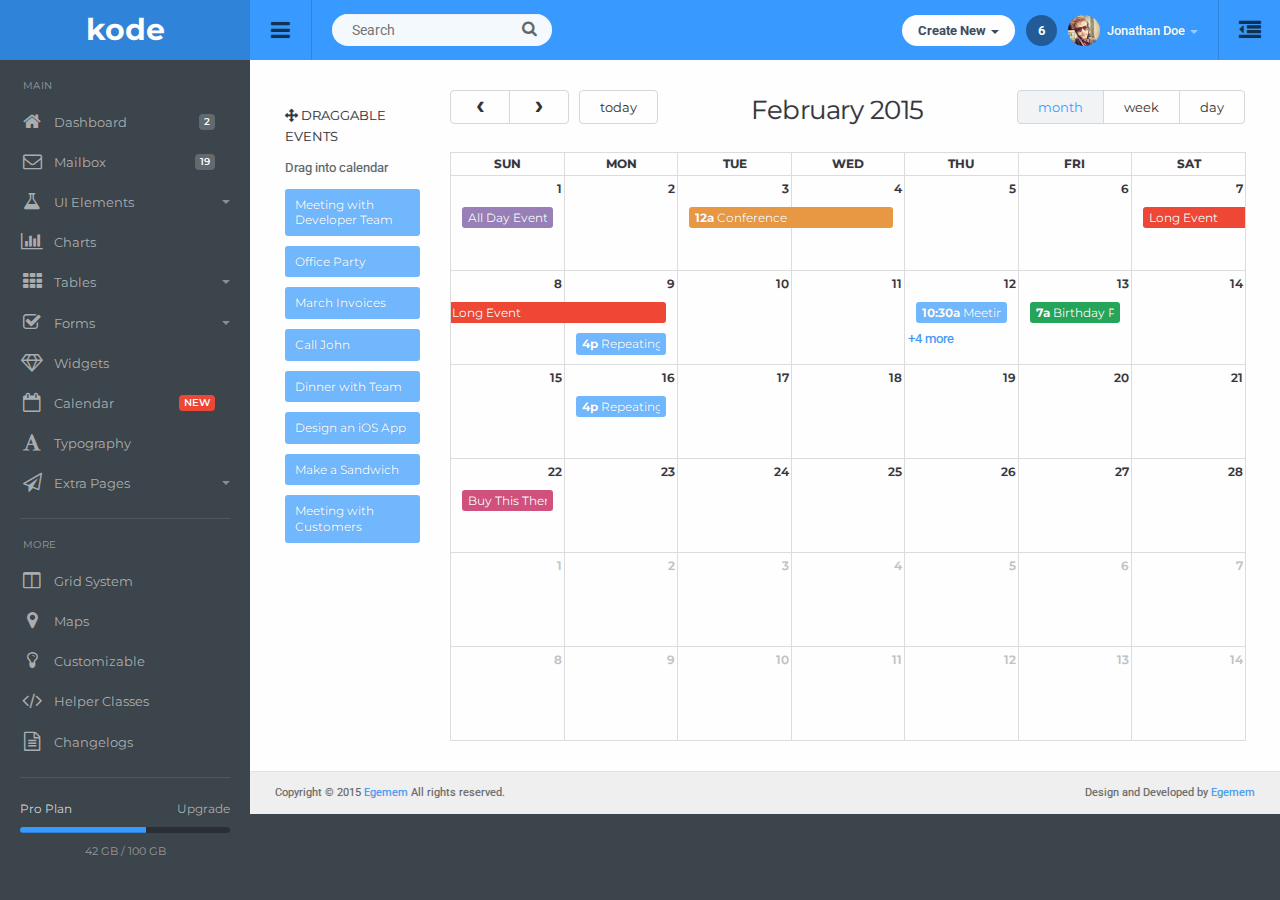
<file: frontend_base/calendar.html>
<!DOCTYPE html>
<html lang="en">
  <head>
  <meta charset="utf-8">
  <meta http-equiv="X-UA-Compatible" content="IE=edge">
  <meta name="viewport" content="width=device-width, initial-scale=1">
  <meta name="description" content="Kode is a Premium Bootstrap Admin Template, It's responsive, clean coded and mobile friendly">
  <meta name="keywords" content="bootstrap, admin, dashboard, flat admin template, responsive," />
  <title>Kode - Premium Bootstrap Admin Template</title>

  <!-- ========== Css Files ========== -->
  <link href="css/root.css" rel="stylesheet">

  </head>
  <body>
  <!-- Start Page Loading -->
  <div class="loading"><img src="img/loading.gif" alt="loading-img"></div>
  <!-- End Page Loading -->
 <!-- //////////////////////////////////////////////////////////////////////////// --> 
  <!-- START TOP -->
  <div id="top" class="clearfix">

  	<!-- Start App Logo -->
  	<div class="applogo">
  		<a href="index.html" class="logo">kode</a>
  	</div>
  	<!-- End App Logo -->

    <!-- Start Sidebar Show Hide Button -->
    <a href="#" class="sidebar-open-button"><i class="fa fa-bars"></i></a>
    <a href="#" class="sidebar-open-button-mobile"><i class="fa fa-bars"></i></a>
    <!-- End Sidebar Show Hide Button -->

    <!-- Start Searchbox -->
    <form class="searchform">
      <input type="text" class="searchbox" id="searchbox" placeholder="Search">
      <span class="searchbutton"><i class="fa fa-search"></i></span>
    </form>
    <!-- End Searchbox -->

    <!-- Start Top Menu -->
    <ul class="topmenu">
      <li><a href="#">Files</a></li>
      <li><a href="#">Authors</a></li>
      <li class="dropdown">
        <a href="#" data-toggle="dropdown" class="dropdown-toggle">My Files <span class="caret"></span></a>
        <ul class="dropdown-menu">
          <li><a href="#">Videos</a></li>
          <li><a href="#">Pictures</a></li>
          <li><a href="#">Blog Posts</a></li>
        </ul>
      </li>
    </ul>
    <!-- End Top Menu -->

    <!-- Start Sidepanel Show-Hide Button -->
    <a href="#sidepanel" class="sidepanel-open-button"><i class="fa fa-outdent"></i></a>
    <!-- End Sidepanel Show-Hide Button -->

    <!-- Start Top Right -->
    <ul class="top-right">

    <li class="dropdown link">
      <a href="#" data-toggle="dropdown" class="dropdown-toggle hdbutton">Create New <span class="caret"></span></a>
        <ul class="dropdown-menu dropdown-menu-list">
          <li><a href="#"><i class="fa falist fa-paper-plane-o"></i>Product or Item</a></li>
          <li><a href="#"><i class="fa falist fa-font"></i>Blog Post</a></li>
          <li><a href="#"><i class="fa falist fa-file-image-o"></i>Image Gallery</a></li>
          <li><a href="#"><i class="fa falist fa-file-video-o"></i>Video Gallery</a></li>
        </ul>
    </li>

    <li class="link">
      <a href="#" class="notifications">6</a>
    </li>

    <li class="dropdown link">
      <a href="#" data-toggle="dropdown" class="dropdown-toggle profilebox"><img src="img/profileimg.png" alt="img"><b>Jonathan Doe</b><span class="caret"></span></a>
        <ul class="dropdown-menu dropdown-menu-list dropdown-menu-right">
          <li role="presentation" class="dropdown-header">Profile</li>
          <li><a href="#"><i class="fa falist fa-inbox"></i>Inbox<span class="badge label-danger">4</span></a></li>
          <li><a href="#"><i class="fa falist fa-file-o"></i>Files</a></li>
          <li><a href="#"><i class="fa falist fa-wrench"></i>Settings</a></li>
          <li class="divider"></li>
          <li><a href="#"><i class="fa falist fa-lock"></i> Lockscreen</a></li>
          <li><a href="#"><i class="fa falist fa-power-off"></i> Logout</a></li>
        </ul>
    </li>

    </ul>
    <!-- End Top Right -->

  </div>
  <!-- END TOP -->
 <!-- //////////////////////////////////////////////////////////////////////////// --> 

 <!-- //////////////////////////////////////////////////////////////////////////// --> 
<!-- START SIDEBAR -->
<div class="sidebar clearfix">

<ul class="sidebar-panel nav">
  <li class="sidetitle">MAIN</li>
  <li><a href="index.html"><span class="icon color5"><i class="fa fa-home"></i></span>Dashboard<span class="label label-default">2</span></a></li>
  <li><a href="mailbox.html"><span class="icon color6"><i class="fa fa-envelope-o"></i></span>Mailbox<span class="label label-default">19</span></a></li>
  <li><a href="#"><span class="icon color7"><i class="fa fa-flask"></i></span>UI Elements<span class="caret"></span></a>
    <ul>
      <li><a href="icons.html">Icons</a></li>
      <li><a href="tabs.html">Tabs</a></li>
      <li><a href="buttons.html">Buttons</a></li>
      <li><a href="panels.html">Panels</a></li>
      <li><a href="notifications.html">Notifications</a></li>
      <li><a href="modal-boxes.html">Modal Boxes</a></li>
      <li><a href="progress-bars.html">Progress Bars</a></li>
      <li><a href="others.html">Others<span class="label label-danger">NEW</span></a></li>
    </ul>
  </li>
  <li><a href="charts.html"><span class="icon color8"><i class="fa fa-bar-chart"></i></span>Charts</a></li>
  <li><a href="#"><span class="icon color9"><i class="fa fa-th"></i></span>Tables<span class="caret"></span></a>
    <ul>
      <li><a href="basic-table.html">Basic Tables</a></li>
      <li><a href="data-table.html">Data Tables</a></li>
    </ul>
  </li>
  <li><a href="#"><span class="icon color10"><i class="fa fa-check-square-o"></i></span>Forms<span class="caret"></span></a>
    <ul>
      <li><a href="form-elements.html">Form Elements</a></li>
      <li><a href="layouts.html">Form Layouts</a></li>
      <li><a href="text-editors.html">Text Editors</a></li>
    </ul>
  </li>
  <li><a href="widgets.html"><span class="icon color11"><i class="fa fa-diamond"></i></span>Widgets</a></li>
  <li><a href="calendar.html"><span class="icon color8"><i class="fa fa-calendar-o"></i></span>Calendar<span class="label label-danger">NEW</span></a></li>
  <li><a href="typography.html"><span class="icon color12"><i class="fa fa-font"></i></span>Typography</a></li>
  <li><a href="#"><span class="icon color14"><i class="fa fa-paper-plane-o"></i></span>Extra Pages<span class="caret"></span></a>
    <ul>
      <li><a href="social-profile.html">Social Profile</a></li>
      <li><a href="invoice.html">Invoice<span class="label label-danger">NEW</span></a></li>
      <li><a href="login.html">Login Page</a></li>
      <li><a href="register.html">Register</a></li>
      <li><a href="forgot-password.html">Forgot Password</a></li>
      <li><a href="lockscreen.html">Lockscreen</a></li>
      <li><a href="blank.html">Blank Page</a></li>
      <li><a href="contact.html">Contact</a></li>
      <li><a href="404.html">404 Page</a></li>
      <li><a href="500.html">500 Page</a></li>
    </ul>
  </li>
</ul>

<ul class="sidebar-panel nav">
  <li class="sidetitle">MORE</li>
  <li><a href="grid.html"><span class="icon color15"><i class="fa fa-columns"></i></span>Grid System</a></li>
  <li><a href="maps.html"><span class="icon color7"><i class="fa fa-map-marker"></i></span>Maps</a></li>
  <li><a href="customizable.html"><span class="icon color10"><i class="fa fa-lightbulb-o"></i></span>Customizable</a></li>
  <li><a href="helper-classes.html"><span class="icon color8"><i class="fa fa-code"></i></span>Helper Classes</a></li>
  <li><a href="changelogs.html"><span class="icon color12"><i class="fa fa-file-text-o"></i></span>Changelogs</a></li>
</ul>

<div class="sidebar-plan">
  Pro Plan<a href="#" class="link">Upgrade</a>
  <div class="progress">
  <div class="progress-bar" role="progressbar" aria-valuenow="60" aria-valuemin="0" aria-valuemax="100" style="width: 60%;">
  </div>
</div>
<span class="space">42 GB / 100 GB</span>
</div>

</div>
<!-- END SIDEBAR -->
<!-- //////////////////////////////////////////////////////////////////////////// --> 


 <!-- //////////////////////////////////////////////////////////////////////////// --> 
<!-- START CONTENT -->
<div class="content">


 <!-- //////////////////////////////////////////////////////////////////////////// --> 
<!-- START CONTAINER -->
<div class="calendar-layout clearfix">

  <div class="col-md-2">

    <div id='external-events'>
      <h6 class="font-title"><i class="fa fa-arrows"></i> DRAGGABLE EVENTS</h6>
      <p>Drag into calendar</p>
      <div class='fc-event'>Meeting with Developer Team</div>
      <div class='fc-event'>Office Party</div>
      <div class='fc-event'>March Invoices</div>
      <div class='fc-event'>Call John</div>
      <div class='fc-event'>Dinner with Team</div>
      <div class='fc-event'>Design an iOS App</div>
      <div class='fc-event'>Make a Sandwich</div>
      <div class='fc-event'>Meeting with Customers</div>


    </div>

  </div>

  <div class="col-md-10">
    <div id='calendar'></div>
  </div>

    




</div>
<!-- END CONTAINER -->
 <!-- //////////////////////////////////////////////////////////////////////////// --> 


<!-- Start Footer -->
<div class="row footer">
  <div class="col-md-6 text-left">
  Copyright © 2015 <a href="http://themeforest.net/user/egemem/portfolio" target="_blank">Egemem</a> All rights reserved.
  </div>
  <div class="col-md-6 text-right">
    Design and Developed by <a href="http://themeforest.net/user/egemem/portfolio" target="_blank">Egemem</a>
  </div> 
</div>
<!-- End Footer -->


</div>
<!-- End Content -->
 <!-- //////////////////////////////////////////////////////////////////////////// --> 

<!-- //////////////////////////////////////////////////////////////////////////// --> 
<!-- START SIDEPANEL -->
<div role="tabpanel" class="sidepanel">

  <!-- Nav tabs -->
  <ul class="nav nav-tabs" role="tablist">
    <li role="presentation" class="active"><a href="#today" aria-controls="today" role="tab" data-toggle="tab">TODAY</a></li>
    <li role="presentation"><a href="#tasks" aria-controls="tasks" role="tab" data-toggle="tab">TASKS</a></li>
    <li role="presentation"><a href="#chat" aria-controls="chat" role="tab" data-toggle="tab">CHAT</a></li>
  </ul>

  <!-- Tab panes -->
  <div class="tab-content">

    <!-- Start Today -->
    <div role="tabpanel" class="tab-pane active" id="today">

      <div class="sidepanel-m-title">
        Today
        <span class="left-icon"><a href="#"><i class="fa fa-refresh"></i></a></span>
        <span class="right-icon"><a href="#"><i class="fa fa-file-o"></i></a></span>
      </div>

      <div class="gn-title">NEW</div>

      <ul class="list-w-title">
        <li>
          <a href="#">
            <span class="label label-danger">ORDER</span>
            <span class="date">9 hours ago</span>
            <h4>New Jacket 2.0</h4>
            Etiam auctor porta augue sit amet facilisis. Sed libero nisi, scelerisque.
          </a>
        </li>
        <li>
          <a href="#">
            <span class="label label-success">COMMENT</span>
            <span class="date">14 hours ago</span>
            <h4>Bill Jackson</h4>
            Etiam auctor porta augue sit amet facilisis. Sed libero nisi, scelerisque.
          </a>
        </li>
        <li>
          <a href="#">
            <span class="label label-info">MEETING</span>
            <span class="date">at 2:30 PM</span>
            <h4>Developer Team</h4>
            Etiam auctor porta augue sit amet facilisis. Sed libero nisi, scelerisque.
          </a>
        </li>
        <li>
          <a href="#">
            <span class="label label-warning">EVENT</span>
            <span class="date">3 days left</span>
            <h4>Birthday Party</h4>
            Etiam auctor porta augue sit amet facilisis. Sed libero nisi, scelerisque.
          </a>
        </li>
      </ul>

    </div>
    <!-- End Today -->

    <!-- Start Tasks -->
    <div role="tabpanel" class="tab-pane" id="tasks">

      <div class="sidepanel-m-title">
        To-do List
        <span class="left-icon"><a href="#"><i class="fa fa-pencil"></i></a></span>
        <span class="right-icon"><a href="#"><i class="fa fa-trash"></i></a></span>
      </div>

      <div class="gn-title">TODAY</div>

      <ul class="todo-list">
        <li class="checkbox checkbox-primary">
          <input id="checkboxside1" type="checkbox"><label for="checkboxside1">Add new products</label>
        </li>
        
        <li class="checkbox checkbox-primary">
          <input id="checkboxside2" type="checkbox"><label for="checkboxside2"><b>May 12, 6:30 pm</b> Meeting with Team</label>
        </li>
        
        <li class="checkbox checkbox-warning">
          <input id="checkboxside3" type="checkbox"><label for="checkboxside3">Design Facebook page</label>
        </li>
        
        <li class="checkbox checkbox-info">
          <input id="checkboxside4" type="checkbox"><label for="checkboxside4">Send Invoice to customers</label>
        </li>
        
        <li class="checkbox checkbox-danger">
          <input id="checkboxside5" type="checkbox"><label for="checkboxside5">Meeting with developer team</label>
        </li>
      </ul>

      <div class="gn-title">TOMORROW</div>
      <ul class="todo-list">
        <li class="checkbox checkbox-warning">
          <input id="checkboxside6" type="checkbox"><label for="checkboxside6">Redesign our company blog</label>
        </li>
        
        <li class="checkbox checkbox-success">
          <input id="checkboxside7" type="checkbox"><label for="checkboxside7">Finish client work</label>
        </li>
        
        <li class="checkbox checkbox-info">
          <input id="checkboxside8" type="checkbox"><label for="checkboxside8">Call Johnny from Developer Team</label>
        </li>

      </ul>
    </div>    
    <!-- End Tasks -->

    <!-- Start Chat -->
    <div role="tabpanel" class="tab-pane" id="chat">

      <div class="sidepanel-m-title">
        Friend List
        <span class="left-icon"><a href="#"><i class="fa fa-pencil"></i></a></span>
        <span class="right-icon"><a href="#"><i class="fa fa-trash"></i></a></span>
      </div>

      <div class="gn-title">ONLINE MEMBERS (3)</div>
      <ul class="group">
        <li class="member"><a href="#"><img src="img/profileimg.png" alt="img"><b>Allice Mingham</b>Los Angeles</a><span class="status online"></span></li>
        <li class="member"><a href="#"><img src="img/profileimg2.png" alt="img"><b>James Throwing</b>Las Vegas</a><span class="status busy"></span></li>
        <li class="member"><a href="#"><img src="img/profileimg3.png" alt="img"><b>Fred Stonefield</b>New York</a><span class="status away"></span></li>
        <li class="member"><a href="#"><img src="img/profileimg4.png" alt="img"><b>Chris M. Johnson</b>California</a><span class="status online"></span></li>
      </ul>

      <div class="gn-title">OFFLINE MEMBERS (8)</div>
     <ul class="group">
        <li class="member"><a href="#"><img src="img/profileimg5.png" alt="img"><b>Allice Mingham</b>Los Angeles</a><span class="status offline"></span></li>
        <li class="member"><a href="#"><img src="img/profileimg6.png" alt="img"><b>James Throwing</b>Las Vegas</a><span class="status offline"></span></li>
      </ul>

      <form class="search">
        <input type="text" class="form-control" placeholder="Search a Friend...">
      </form>
    </div>
    <!-- End Chat -->

  </div>

</div>
<!-- END SIDEPANEL -->
<!-- //////////////////////////////////////////////////////////////////////////// --> 



<!-- ================================================
jQuery Library
================================================ -->
<script type="text/javascript" src="js/jquery.min.js"></script>

<!-- ================================================
Bootstrap Core JavaScript File
================================================ -->
<script src="js/bootstrap/bootstrap.min.js"></script>

<!-- ================================================
Plugin.js - Some Specific JS codes for Plugin Settings
================================================ -->
<script type="text/javascript" src="js/plugins.js"></script>

<!-- ================================================
jQuery UI
================================================ -->
<script type="text/javascript" src="js/jquery-ui/jquery-ui.min.js"></script>

<!-- ================================================
Moment.js
================================================ -->
<script type="text/javascript" src="js/moment/moment.min.js"></script>

<!-- ================================================
Full Calendar
================================================ -->
<script type="text/javascript" src="js/full-calendar/fullcalendar.js"></script>


<script>

  $(document).ready(function() {
    

    /* initialize the external events
    -----------------------------------------------------------------*/
    $('#external-events .fc-event').each(function() {

      // store data so the calendar knows to render an event upon drop
      $(this).data('event', {
        title: $.trim($(this).text()), // use the element's text as the event title
        stick: true // maintain when user navigates (see docs on the renderEvent method)
      });

      // make the event draggable using jQuery UI
      $(this).draggable({
        zIndex: 999,
        revert: true,      // will cause the event to go back to its
        revertDuration: 0  //  original position after the drag
      });

    });


    /* initialize the calendar
    -----------------------------------------------------------------*/
    $('#calendar').fullCalendar({
      header: {
        left: 'prev,next today',
        center: 'title',
        right: 'month,basicWeek,basicDay'
      },
      defaultDate: '2015-02-12',
      editable: true,
      droppable: true, // this allows things to be dropped onto the calendar
      eventLimit: true, // allow "more" link when too many events
      events: [
        {
          title: 'All Day Event',
          start: '2015-02-01',
          color: '#9A80B9'
        },
        {
          title: 'Long Event',
          start: '2015-02-07',
          end: '2015-02-10',
          color: '#EF4836'
        },
        {
          id: 999,
          title: 'Repeating Event',
          start: '2015-02-09T16:00:00'
        },
        {
          id: 999,
          title: 'Repeating Event',
          start: '2015-02-16T16:00:00'
        },
        {
          title: 'Conference',
          start: '2015-02-3',
          end: '2015-02-5',
          color: '#E99844'
        },
        {
          title: 'Meeting',
          start: '2015-02-12T10:30:00',
          end: '2015-02-12T12:30:00'
        },
        {
          title: 'Lunch',
          start: '2015-02-12T12:00:00'
        },
        {
          title: 'Meeting',
          start: '2015-02-12T14:30:00'
        },
        {
          title: 'Happy Hour',
          start: '2015-02-12T17:30:00'
        },
        {
          title: 'Dinner',
          start: '2015-02-12T20:00:00'
        },
        {
          title: 'Birthday Party',
          start: '2015-02-13T07:00:00',
          color: '#26A65B'
        },
        {
          title: 'Buy This Theme',
          url: 'http://themeforest.net/item/kode-responsive-admin-dashboard-template-/10814250?ref=egemem',
          start: '2015-02-22',
          color:'#D2527F'
        }
      ]
    });
    
  });


</script>



</body>
</html>
</file>
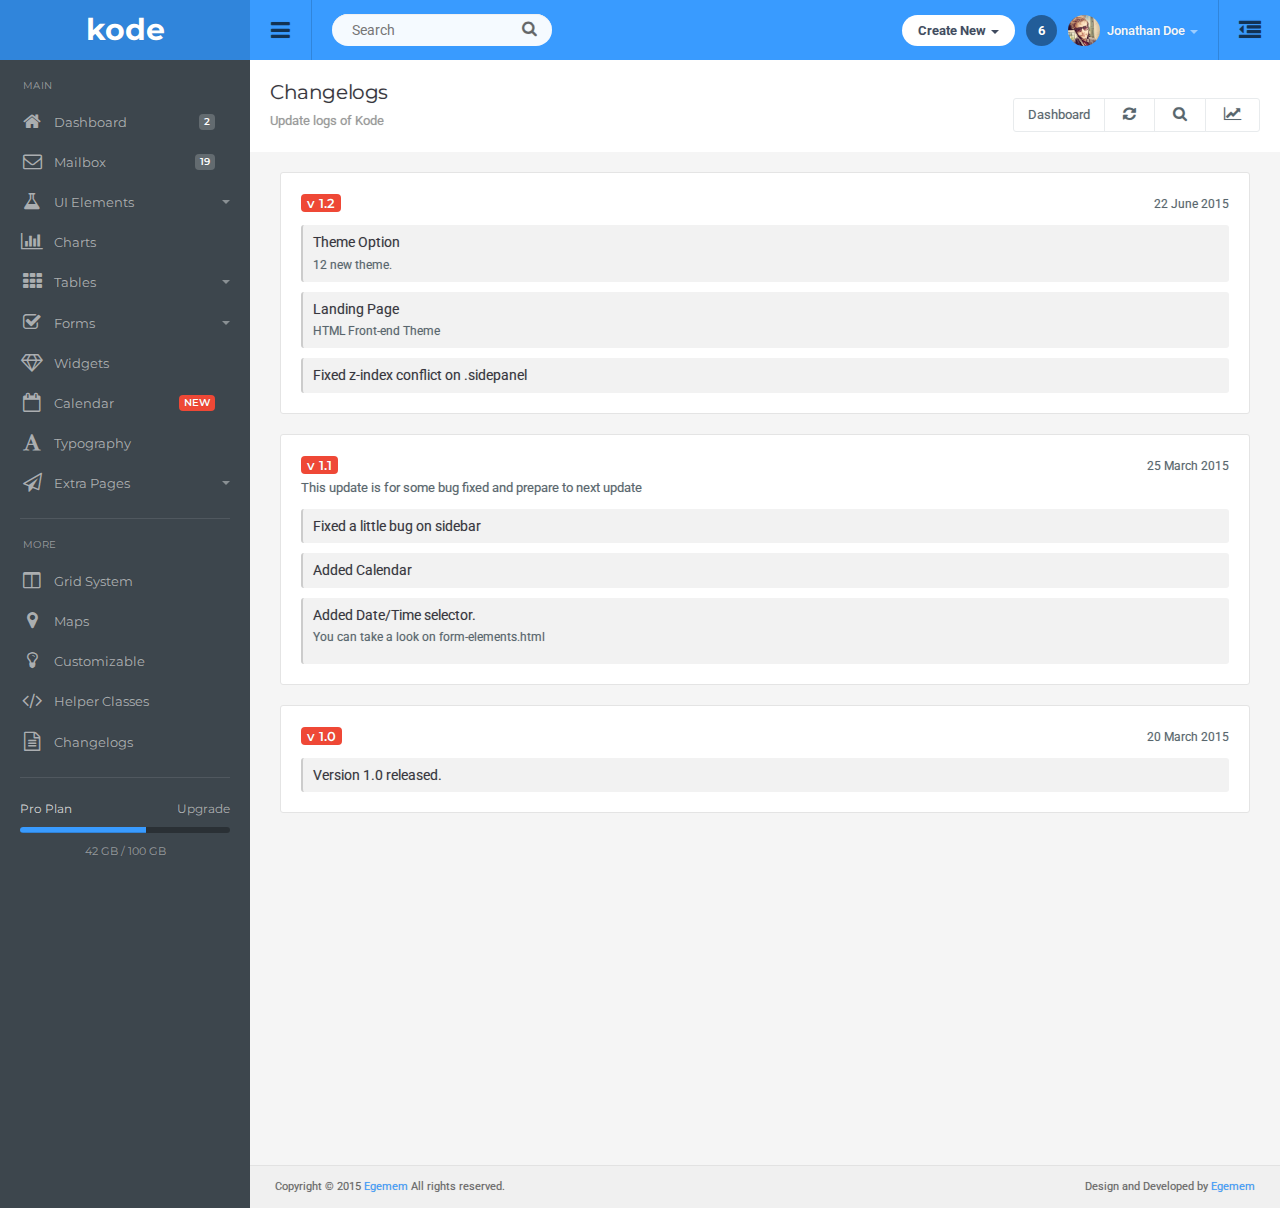
<file: frontend_base/changelogs.html>
<!DOCTYPE html>
<html lang="en">
  <head>
  <meta charset="utf-8">
  <meta http-equiv="X-UA-Compatible" content="IE=edge">
  <meta name="viewport" content="width=device-width, initial-scale=1">
  <meta name="description" content="Kode is a Premium Bootstrap Admin Template, It's responsive, clean coded and mobile friendly">
  <meta name="keywords" content="bootstrap, admin, dashboard, flat admin template, responsive," />
  <title>Kode - Premium Bootstrap Admin Template</title>

  <!-- ========== Css Files ========== -->
  <link href="css/root.css" rel="stylesheet">

  </head>
  <body>
  <!-- Start Page Loading -->
  <div class="loading"><img src="img/loading.gif" alt="loading-img"></div>
  <!-- End Page Loading -->
 <!-- //////////////////////////////////////////////////////////////////////////// --> 
  <!-- START TOP -->
  <div id="top" class="clearfix">

  	<!-- Start App Logo -->
  	<div class="applogo">
  		<a href="index.html" class="logo">kode</a>
  	</div>
  	<!-- End App Logo -->

    <!-- Start Sidebar Show Hide Button -->
    <a href="#" class="sidebar-open-button"><i class="fa fa-bars"></i></a>
    <a href="#" class="sidebar-open-button-mobile"><i class="fa fa-bars"></i></a>
    <!-- End Sidebar Show Hide Button -->

    <!-- Start Searchbox -->
    <form class="searchform">
      <input type="text" class="searchbox" id="searchbox" placeholder="Search">
      <span class="searchbutton"><i class="fa fa-search"></i></span>
    </form>
    <!-- End Searchbox -->

    <!-- Start Top Menu -->
    <ul class="topmenu">
      <li><a href="#">Files</a></li>
      <li><a href="#">Authors</a></li>
      <li class="dropdown">
        <a href="#" data-toggle="dropdown" class="dropdown-toggle">My Files <span class="caret"></span></a>
        <ul class="dropdown-menu">
          <li><a href="#">Videos</a></li>
          <li><a href="#">Pictures</a></li>
          <li><a href="#">Blog Posts</a></li>
        </ul>
      </li>
    </ul>
    <!-- End Top Menu -->

    <!-- Start Sidepanel Show-Hide Button -->
    <a href="#sidepanel" class="sidepanel-open-button"><i class="fa fa-outdent"></i></a>
    <!-- End Sidepanel Show-Hide Button -->

    <!-- Start Top Right -->
    <ul class="top-right">

    <li class="dropdown link">
      <a href="#" data-toggle="dropdown" class="dropdown-toggle hdbutton">Create New <span class="caret"></span></a>
        <ul class="dropdown-menu dropdown-menu-list">
          <li><a href="#"><i class="fa falist fa-paper-plane-o"></i>Product or Item</a></li>
          <li><a href="#"><i class="fa falist fa-font"></i>Blog Post</a></li>
          <li><a href="#"><i class="fa falist fa-file-image-o"></i>Image Gallery</a></li>
          <li><a href="#"><i class="fa falist fa-file-video-o"></i>Video Gallery</a></li>
        </ul>
    </li>

    <li class="link">
      <a href="#" class="notifications">6</a>
    </li>

    <li class="dropdown link">
      <a href="#" data-toggle="dropdown" class="dropdown-toggle profilebox"><img src="img/profileimg.png" alt="img"><b>Jonathan Doe</b><span class="caret"></span></a>
        <ul class="dropdown-menu dropdown-menu-list dropdown-menu-right">
          <li role="presentation" class="dropdown-header">Profile</li>
          <li><a href="#"><i class="fa falist fa-inbox"></i>Inbox<span class="badge label-danger">4</span></a></li>
          <li><a href="#"><i class="fa falist fa-file-o"></i>Files</a></li>
          <li><a href="#"><i class="fa falist fa-wrench"></i>Settings</a></li>
          <li class="divider"></li>
          <li><a href="#"><i class="fa falist fa-lock"></i> Lockscreen</a></li>
          <li><a href="#"><i class="fa falist fa-power-off"></i> Logout</a></li>
        </ul>
    </li>

    </ul>
    <!-- End Top Right -->

  </div>
  <!-- END TOP -->
 <!-- //////////////////////////////////////////////////////////////////////////// --> 

 <!-- //////////////////////////////////////////////////////////////////////////// --> 
<!-- START SIDEBAR -->
<div class="sidebar clearfix">

<ul class="sidebar-panel nav">
  <li class="sidetitle">MAIN</li>
  <li><a href="index.html"><span class="icon color5"><i class="fa fa-home"></i></span>Dashboard<span class="label label-default">2</span></a></li>
  <li><a href="mailbox.html"><span class="icon color6"><i class="fa fa-envelope-o"></i></span>Mailbox<span class="label label-default">19</span></a></li>
  <li><a href="#"><span class="icon color7"><i class="fa fa-flask"></i></span>UI Elements<span class="caret"></span></a>
    <ul>
      <li><a href="icons.html">Icons</a></li>
      <li><a href="tabs.html">Tabs</a></li>
      <li><a href="buttons.html">Buttons</a></li>
      <li><a href="panels.html">Panels</a></li>
      <li><a href="notifications.html">Notifications</a></li>
      <li><a href="modal-boxes.html">Modal Boxes</a></li>
      <li><a href="progress-bars.html">Progress Bars</a></li>
      <li><a href="others.html">Others<span class="label label-danger">NEW</span></a></li>
    </ul>
  </li>
  <li><a href="charts.html"><span class="icon color8"><i class="fa fa-bar-chart"></i></span>Charts</a></li>
  <li><a href="#"><span class="icon color9"><i class="fa fa-th"></i></span>Tables<span class="caret"></span></a>
    <ul>
      <li><a href="basic-table.html">Basic Tables</a></li>
      <li><a href="data-table.html">Data Tables</a></li>
    </ul>
  </li>
  <li><a href="#"><span class="icon color10"><i class="fa fa-check-square-o"></i></span>Forms<span class="caret"></span></a>
    <ul>
      <li><a href="form-elements.html">Form Elements</a></li>
      <li><a href="layouts.html">Form Layouts</a></li>
      <li><a href="text-editors.html">Text Editors</a></li>
    </ul>
  </li>
  <li><a href="widgets.html"><span class="icon color11"><i class="fa fa-diamond"></i></span>Widgets</a></li>
  <li><a href="calendar.html"><span class="icon color8"><i class="fa fa-calendar-o"></i></span>Calendar<span class="label label-danger">NEW</span></a></li>
  <li><a href="typography.html"><span class="icon color12"><i class="fa fa-font"></i></span>Typography</a></li>
  <li><a href="#"><span class="icon color14"><i class="fa fa-paper-plane-o"></i></span>Extra Pages<span class="caret"></span></a>
    <ul>
      <li><a href="social-profile.html">Social Profile</a></li>
      <li><a href="invoice.html">Invoice<span class="label label-danger">NEW</span></a></li>
      <li><a href="login.html">Login Page</a></li>
      <li><a href="register.html">Register</a></li>
      <li><a href="forgot-password.html">Forgot Password</a></li>
      <li><a href="lockscreen.html">Lockscreen</a></li>
      <li><a href="blank.html">Blank Page</a></li>
      <li><a href="contact.html">Contact</a></li>
      <li><a href="404.html">404 Page</a></li>
      <li><a href="500.html">500 Page</a></li>
    </ul>
  </li>
</ul>

<ul class="sidebar-panel nav">
  <li class="sidetitle">MORE</li>
  <li><a href="grid.html"><span class="icon color15"><i class="fa fa-columns"></i></span>Grid System</a></li>
  <li><a href="maps.html"><span class="icon color7"><i class="fa fa-map-marker"></i></span>Maps</a></li>
  <li><a href="customizable.html"><span class="icon color10"><i class="fa fa-lightbulb-o"></i></span>Customizable</a></li>
  <li><a href="helper-classes.html"><span class="icon color8"><i class="fa fa-code"></i></span>Helper Classes</a></li>
  <li><a href="changelogs.html"><span class="icon color12"><i class="fa fa-file-text-o"></i></span>Changelogs</a></li>
</ul>

<div class="sidebar-plan">
  Pro Plan<a href="#" class="link">Upgrade</a>
  <div class="progress">
  <div class="progress-bar" role="progressbar" aria-valuenow="60" aria-valuemin="0" aria-valuemax="100" style="width: 60%;">
  </div>
</div>
<span class="space">42 GB / 100 GB</span>
</div>

</div>
<!-- END SIDEBAR -->
<!-- //////////////////////////////////////////////////////////////////////////// --> 


 <!-- //////////////////////////////////////////////////////////////////////////// --> 
<!-- START CONTENT -->
<div class="content">

  <!-- Start Page Header -->
  <div class="page-header">
    <h1 class="title">Changelogs</h1>
      <ol class="breadcrumb">
        <li class="active">Update logs of Kode</li>
      </ol>

    <!-- Start Page Header Right Div -->
    <div class="right">
      <div class="btn-group" role="group" aria-label="...">
        <a href="index.html" class="btn btn-light">Dashboard</a>
        <a href="#" class="btn btn-light"><i class="fa fa-refresh"></i></a>
        <a href="#" class="btn btn-light"><i class="fa fa-search"></i></a>
        <a href="#" class="btn btn-light" id="topstats"><i class="fa fa-line-chart"></i></a>
      </div>
    </div>
    <!-- End Page Header Right Div -->

  </div>
  <!-- End Page Header -->

 <!-- //////////////////////////////////////////////////////////////////////////// --> 
<!-- START CONTAINER -->
<div class="container-default">


  <!-- Start Changelog -->
  <div class="changelogs">

    <div class="update">
      <span class="label label-danger version">v 1.2</span>
      <span class="date">22 June 2015</span>
        <span class="dot"></span>
        <span class="line"></span>

        <div class="list">
          <h4>Theme Option</h4>
          <div class="desc">12 new theme.</div>
        </div>

        <div class="list">
          <h4>Landing Page</h4>
          <div class="desc">HTML Front-end Theme</div>
        </div>

        <div class="list">
          <h4>Fixed z-index conflict on .sidepanel</h4>
        </div>
    </div>


    <div class="update">
      <span class="label label-danger version">v 1.1</span>
      <span class="date">25 March 2015</span>

        <p>This update is for some bug fixed and prepare to next update</p>
        <div class="list">
          <h4>Fixed a little bug on sidebar</h4>
        </div>

        <div class="list">
          <h4>Added Calendar</h4>
        </div>

        <div class="list">
          <h4>Added Date/Time selector.</h4>
          <p>You can take a look on form-elements.html</p>
        </div>

    </div>

    <div class="update">
      <span class="label label-danger version">v 1.0</span>
      <span class="date">20 March 2015</span>

        <div class="list">
          <h4>Version 1.0 released.</h4>
        </div>

    </div>


  </div>
  <!-- End Changelog -->


<br><br><br><br><br><br><br><br><br><br><br><br><br><br><br>

</div>
<!-- END CONTAINER -->
 <!-- //////////////////////////////////////////////////////////////////////////// --> 


<!-- Start Footer -->
<div class="row footer">
  <div class="col-md-6 text-left">
  Copyright © 2015 <a href="http://themeforest.net/user/egemem/portfolio" target="_blank">Egemem</a> All rights reserved.
  </div>
  <div class="col-md-6 text-right">
    Design and Developed by <a href="http://themeforest.net/user/egemem/portfolio" target="_blank">Egemem</a>
  </div> 
</div>
<!-- End Footer -->


</div>
<!-- End Content -->
 <!-- //////////////////////////////////////////////////////////////////////////// --> 

<!-- //////////////////////////////////////////////////////////////////////////// --> 
<!-- START SIDEPANEL -->
<div role="tabpanel" class="sidepanel">

  <!-- Nav tabs -->
  <ul class="nav nav-tabs" role="tablist">
    <li role="presentation" class="active"><a href="#today" aria-controls="today" role="tab" data-toggle="tab">TODAY</a></li>
    <li role="presentation"><a href="#tasks" aria-controls="tasks" role="tab" data-toggle="tab">TASKS</a></li>
    <li role="presentation"><a href="#chat" aria-controls="chat" role="tab" data-toggle="tab">CHAT</a></li>
  </ul>

  <!-- Tab panes -->
  <div class="tab-content">

    <!-- Start Today -->
    <div role="tabpanel" class="tab-pane active" id="today">

      <div class="sidepanel-m-title">
        Today
        <span class="left-icon"><a href="#"><i class="fa fa-refresh"></i></a></span>
        <span class="right-icon"><a href="#"><i class="fa fa-file-o"></i></a></span>
      </div>

      <div class="gn-title">NEW</div>

      <ul class="list-w-title">
        <li>
          <a href="#">
            <span class="label label-danger">ORDER</span>
            <span class="date">9 hours ago</span>
            <h4>New Jacket 2.0</h4>
            Etiam auctor porta augue sit amet facilisis. Sed libero nisi, scelerisque.
          </a>
        </li>
        <li>
          <a href="#">
            <span class="label label-success">COMMENT</span>
            <span class="date">14 hours ago</span>
            <h4>Bill Jackson</h4>
            Etiam auctor porta augue sit amet facilisis. Sed libero nisi, scelerisque.
          </a>
        </li>
        <li>
          <a href="#">
            <span class="label label-info">MEETING</span>
            <span class="date">at 2:30 PM</span>
            <h4>Developer Team</h4>
            Etiam auctor porta augue sit amet facilisis. Sed libero nisi, scelerisque.
          </a>
        </li>
        <li>
          <a href="#">
            <span class="label label-warning">EVENT</span>
            <span class="date">3 days left</span>
            <h4>Birthday Party</h4>
            Etiam auctor porta augue sit amet facilisis. Sed libero nisi, scelerisque.
          </a>
        </li>
      </ul>

    </div>
    <!-- End Today -->

    <!-- Start Tasks -->
    <div role="tabpanel" class="tab-pane" id="tasks">

      <div class="sidepanel-m-title">
        To-do List
        <span class="left-icon"><a href="#"><i class="fa fa-pencil"></i></a></span>
        <span class="right-icon"><a href="#"><i class="fa fa-trash"></i></a></span>
      </div>

      <div class="gn-title">TODAY</div>

      <ul class="todo-list">
        <li class="checkbox checkbox-primary">
          <input id="checkboxside1" type="checkbox"><label for="checkboxside1">Add new products</label>
        </li>
        
        <li class="checkbox checkbox-primary">
          <input id="checkboxside2" type="checkbox"><label for="checkboxside2"><b>May 12, 6:30 pm</b> Meeting with Team</label>
        </li>
        
        <li class="checkbox checkbox-warning">
          <input id="checkboxside3" type="checkbox"><label for="checkboxside3">Design Facebook page</label>
        </li>
        
        <li class="checkbox checkbox-info">
          <input id="checkboxside4" type="checkbox"><label for="checkboxside4">Send Invoice to customers</label>
        </li>
        
        <li class="checkbox checkbox-danger">
          <input id="checkboxside5" type="checkbox"><label for="checkboxside5">Meeting with developer team</label>
        </li>
      </ul>

      <div class="gn-title">TOMORROW</div>
      <ul class="todo-list">
        <li class="checkbox checkbox-warning">
          <input id="checkboxside6" type="checkbox"><label for="checkboxside6">Redesign our company blog</label>
        </li>
        
        <li class="checkbox checkbox-success">
          <input id="checkboxside7" type="checkbox"><label for="checkboxside7">Finish client work</label>
        </li>
        
        <li class="checkbox checkbox-info">
          <input id="checkboxside8" type="checkbox"><label for="checkboxside8">Call Johnny from Developer Team</label>
        </li>

      </ul>
    </div>    
    <!-- End Tasks -->

    <!-- Start Chat -->
    <div role="tabpanel" class="tab-pane" id="chat">

      <div class="sidepanel-m-title">
        Friend List
        <span class="left-icon"><a href="#"><i class="fa fa-pencil"></i></a></span>
        <span class="right-icon"><a href="#"><i class="fa fa-trash"></i></a></span>
      </div>

      <div class="gn-title">ONLINE MEMBERS (3)</div>
      <ul class="group">
        <li class="member"><a href="#"><img src="img/profileimg.png" alt="img"><b>Allice Mingham</b>Los Angeles</a><span class="status online"></span></li>
        <li class="member"><a href="#"><img src="img/profileimg2.png" alt="img"><b>James Throwing</b>Las Vegas</a><span class="status busy"></span></li>
        <li class="member"><a href="#"><img src="img/profileimg3.png" alt="img"><b>Fred Stonefield</b>New York</a><span class="status away"></span></li>
        <li class="member"><a href="#"><img src="img/profileimg4.png" alt="img"><b>Chris M. Johnson</b>California</a><span class="status online"></span></li>
      </ul>

      <div class="gn-title">OFFLINE MEMBERS (8)</div>
     <ul class="group">
        <li class="member"><a href="#"><img src="img/profileimg5.png" alt="img"><b>Allice Mingham</b>Los Angeles</a><span class="status offline"></span></li>
        <li class="member"><a href="#"><img src="img/profileimg6.png" alt="img"><b>James Throwing</b>Las Vegas</a><span class="status offline"></span></li>
      </ul>

      <form class="search">
        <input type="text" class="form-control" placeholder="Search a Friend...">
      </form>
    </div>
    <!-- End Chat -->

  </div>

</div>
<!-- END SIDEPANEL -->
<!-- //////////////////////////////////////////////////////////////////////////// --> 



<!-- ================================================
jQuery Library
================================================ -->
<script type="text/javascript" src="js/jquery.min.js"></script>

<!-- ================================================
Bootstrap Core JavaScript File
================================================ -->
<script src="js/bootstrap/bootstrap.min.js"></script>

<!-- ================================================
Plugin.js - Some Specific JS codes for Plugin Settings
================================================ -->
<script type="text/javascript" src="js/plugins.js"></script>


</body>
</html>
</file>
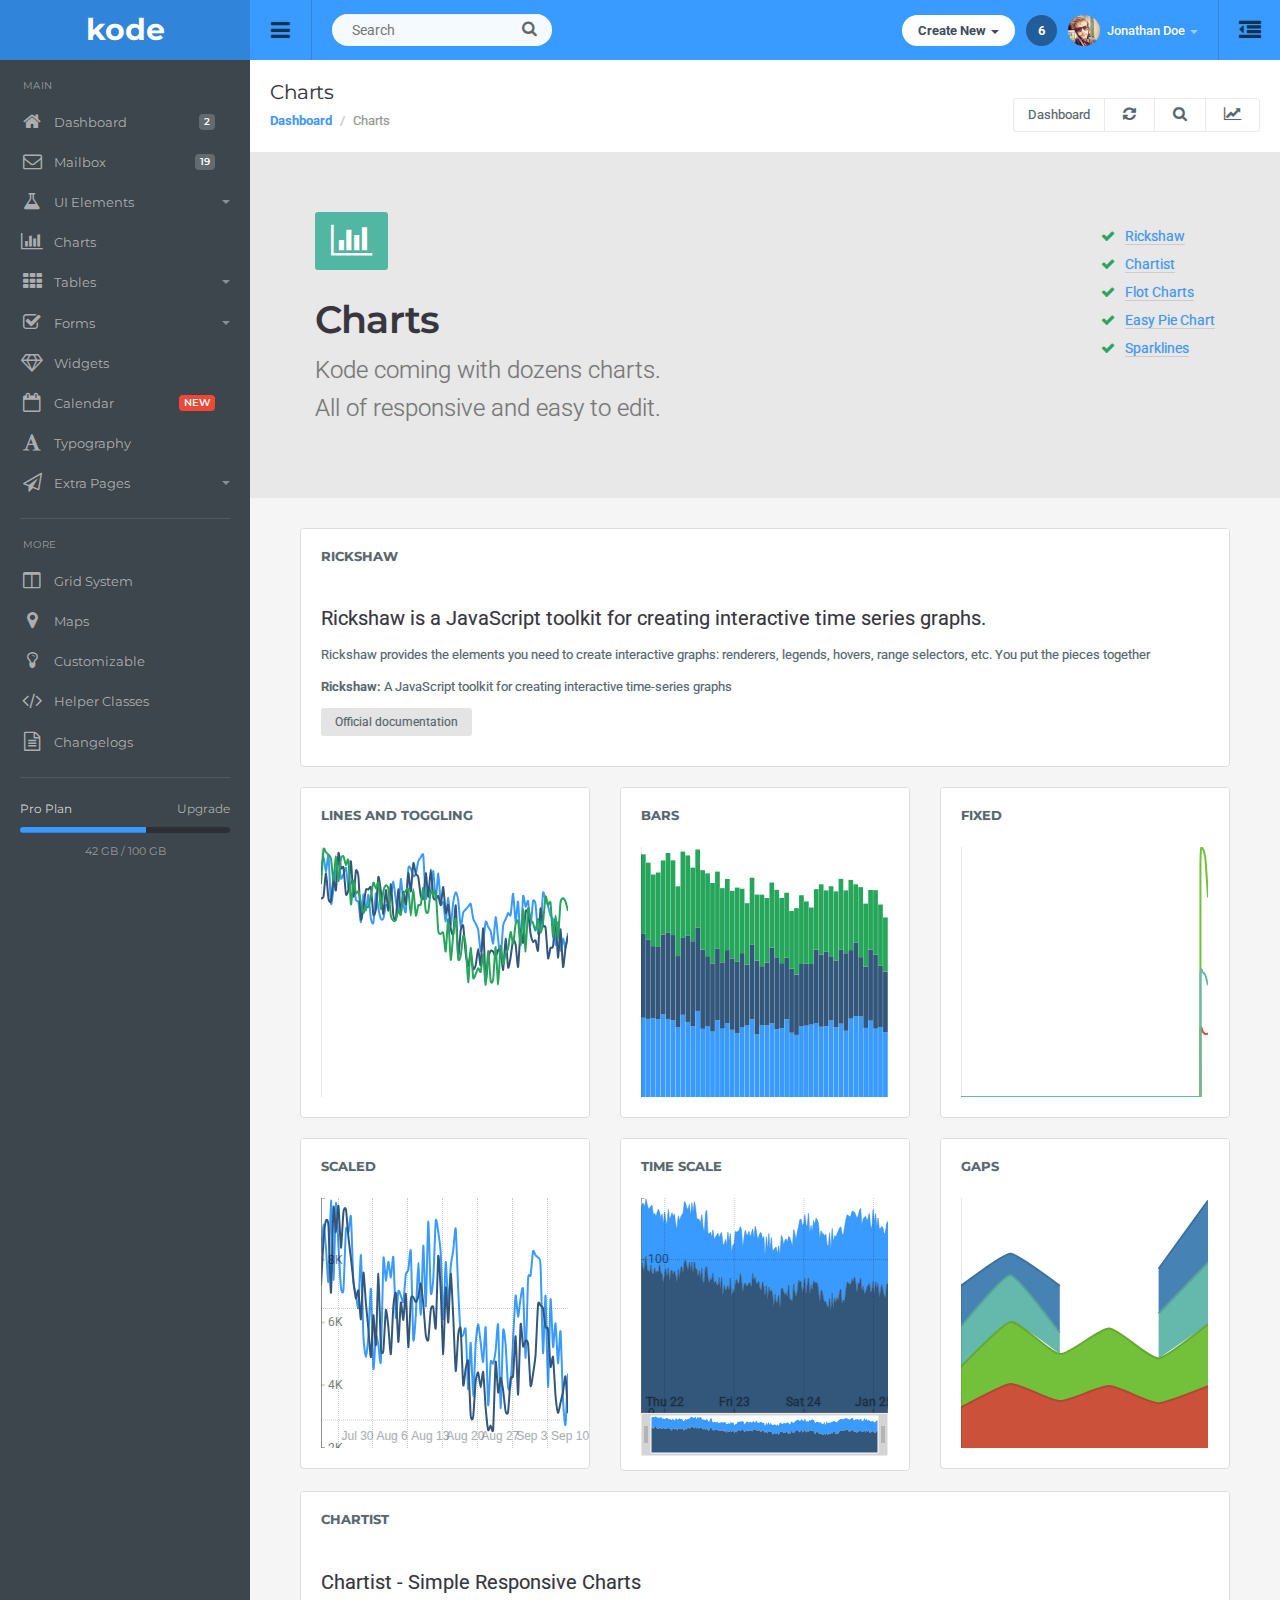
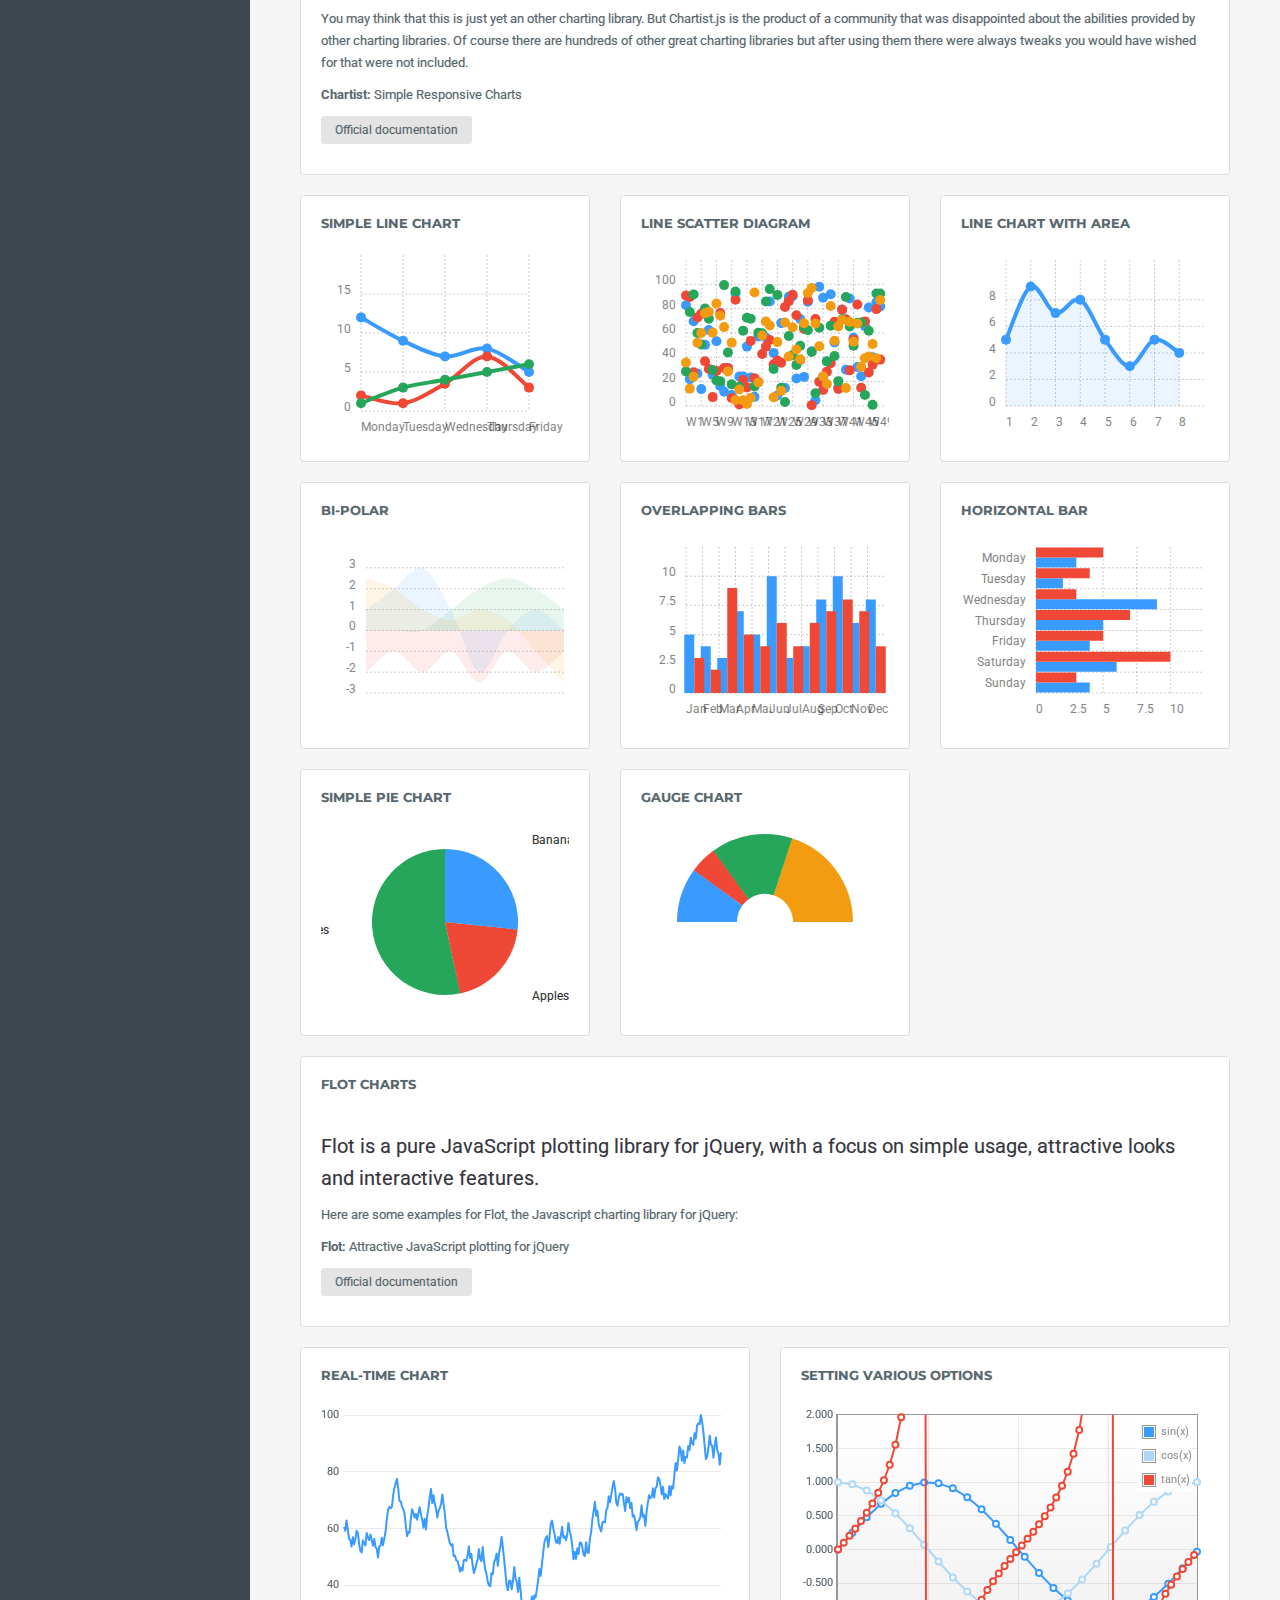
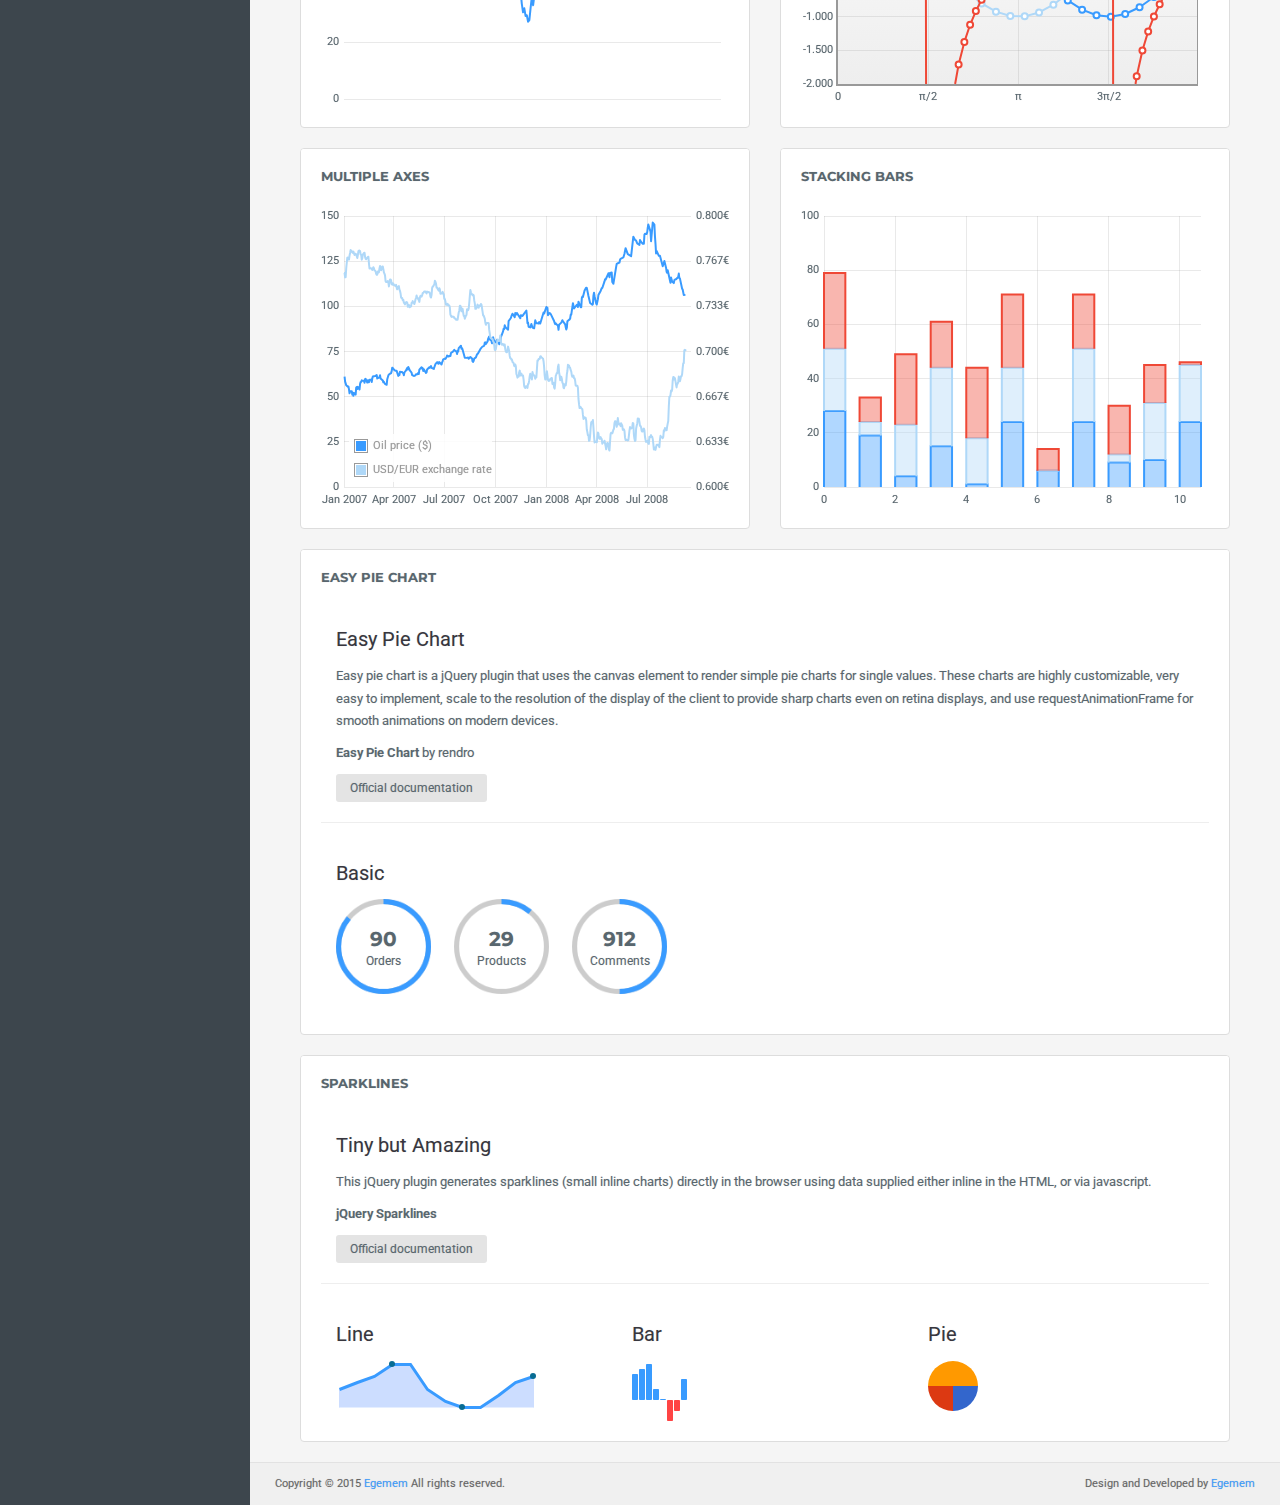
<file: frontend_base/charts.html>
<!DOCTYPE html>
<html lang="en">
  <head>
  <meta charset="utf-8">
  <meta http-equiv="X-UA-Compatible" content="IE=edge">
  <meta name="viewport" content="width=device-width, initial-scale=1">
  <meta name="description" content="Kode is a Premium Bootstrap Admin Template, It's responsive, clean coded and mobile friendly">
  <meta name="keywords" content="bootstrap, admin, dashboard, flat admin template, responsive," />
  <title>Kode - Premium Bootstrap Admin Template</title>

  <!-- ========== Css Files ========== -->
  <link href="css/root.css" rel="stylesheet">

  </head>
  <body>
  <!-- Start Page Loading -->
  <div class="loading"><img src="img/loading.gif" alt="loading-img"></div>
  <!-- End Page Loading -->
 <!-- //////////////////////////////////////////////////////////////////////////// --> 
  <!-- START TOP -->
  <div id="top" class="clearfix">

    <!-- Start App Logo -->
    <div class="applogo">
      <a href="index.html" class="logo">kode</a>
    </div>
    <!-- End App Logo -->

    <!-- Start Sidebar Show Hide Button -->
    <a href="#" class="sidebar-open-button"><i class="fa fa-bars"></i></a>
    <a href="#" class="sidebar-open-button-mobile"><i class="fa fa-bars"></i></a>
    <!-- End Sidebar Show Hide Button -->

    <!-- Start Searchbox -->
    <form class="searchform">
      <input type="text" class="searchbox" id="searchbox" placeholder="Search">
      <span class="searchbutton"><i class="fa fa-search"></i></span>
    </form>
    <!-- End Searchbox -->

    <!-- Start Top Menu -->
    <ul class="topmenu">
      <li><a href="#">Files</a></li>
      <li><a href="#">Authors</a></li>
      <li class="dropdown">
        <a href="#" data-toggle="dropdown" class="dropdown-toggle">My Files <span class="caret"></span></a>
        <ul class="dropdown-menu">
          <li><a href="#">Videos</a></li>
          <li><a href="#">Pictures</a></li>
          <li><a href="#">Blog Posts</a></li>
        </ul>
      </li>
    </ul>
    <!-- End Top Menu -->

    <!-- Start Sidepanel Show-Hide Button -->
    <a href="#sidepanel" class="sidepanel-open-button"><i class="fa fa-outdent"></i></a>
    <!-- End Sidepanel Show-Hide Button -->

    <!-- Start Top Right -->
    <ul class="top-right">

    <li class="dropdown link">
      <a href="#" data-toggle="dropdown" class="dropdown-toggle hdbutton">Create New <span class="caret"></span></a>
        <ul class="dropdown-menu dropdown-menu-list">
          <li><a href="#"><i class="fa falist fa-paper-plane-o"></i>Product or Item</a></li>
          <li><a href="#"><i class="fa falist fa-font"></i>Blog Post</a></li>
          <li><a href="#"><i class="fa falist fa-file-image-o"></i>Image Gallery</a></li>
          <li><a href="#"><i class="fa falist fa-file-video-o"></i>Video Gallery</a></li>
        </ul>
    </li>

    <li class="link">
      <a href="#" class="notifications">6</a>
    </li>

    <li class="dropdown link">
      <a href="#" data-toggle="dropdown" class="dropdown-toggle profilebox"><img src="img/profileimg.png" alt="img"><b>Jonathan Doe</b><span class="caret"></span></a>
        <ul class="dropdown-menu dropdown-menu-list dropdown-menu-right">
          <li role="presentation" class="dropdown-header">Profile</li>
          <li><a href="#"><i class="fa falist fa-inbox"></i>Inbox<span class="badge label-danger">4</span></a></li>
          <li><a href="#"><i class="fa falist fa-file-o"></i>Files</a></li>
          <li><a href="#"><i class="fa falist fa-wrench"></i>Settings</a></li>
          <li class="divider"></li>
          <li><a href="#"><i class="fa falist fa-lock"></i> Lockscreen</a></li>
          <li><a href="#"><i class="fa falist fa-power-off"></i> Logout</a></li>
        </ul>
    </li>

    </ul>
    <!-- End Top Right -->

  </div>
  <!-- END TOP -->
 <!-- //////////////////////////////////////////////////////////////////////////// --> 

 <!-- //////////////////////////////////////////////////////////////////////////// --> 
<!-- START SIDEBAR -->
<div class="sidebar clearfix">

<ul class="sidebar-panel nav">
  <li class="sidetitle">MAIN</li>
  <li><a href="index.html"><span class="icon color5"><i class="fa fa-home"></i></span>Dashboard<span class="label label-default">2</span></a></li>
  <li><a href="mailbox.html"><span class="icon color6"><i class="fa fa-envelope-o"></i></span>Mailbox<span class="label label-default">19</span></a></li>
  <li><a href="#"><span class="icon color7"><i class="fa fa-flask"></i></span>UI Elements<span class="caret"></span></a>
    <ul>
      <li><a href="icons.html">Icons</a></li>
      <li><a href="tabs.html">Tabs</a></li>
      <li><a href="buttons.html">Buttons</a></li>
      <li><a href="panels.html">Panels</a></li>
      <li><a href="notifications.html">Notifications</a></li>
      <li><a href="modal-boxes.html">Modal Boxes</a></li>
      <li><a href="progress-bars.html">Progress Bars</a></li>
      <li><a href="others.html">Others<span class="label label-danger">NEW</span></a></li>
    </ul>
  </li>
  <li><a href="charts.html"><span class="icon color8"><i class="fa fa-bar-chart"></i></span>Charts</a></li>
  <li><a href="#"><span class="icon color9"><i class="fa fa-th"></i></span>Tables<span class="caret"></span></a>
    <ul>
      <li><a href="basic-table.html">Basic Tables</a></li>
      <li><a href="data-table.html">Data Tables</a></li>
    </ul>
  </li>
  <li><a href="#"><span class="icon color10"><i class="fa fa-check-square-o"></i></span>Forms<span class="caret"></span></a>
    <ul>
      <li><a href="form-elements.html">Form Elements</a></li>
      <li><a href="layouts.html">Form Layouts</a></li>
      <li><a href="text-editors.html">Text Editors</a></li>
    </ul>
  </li>
  <li><a href="widgets.html"><span class="icon color11"><i class="fa fa-diamond"></i></span>Widgets</a></li>
  <li><a href="calendar.html"><span class="icon color8"><i class="fa fa-calendar-o"></i></span>Calendar<span class="label label-danger">NEW</span></a></li>
  <li><a href="typography.html"><span class="icon color12"><i class="fa fa-font"></i></span>Typography</a></li>
  <li><a href="#"><span class="icon color14"><i class="fa fa-paper-plane-o"></i></span>Extra Pages<span class="caret"></span></a>
    <ul>
      <li><a href="social-profile.html">Social Profile</a></li>
      <li><a href="invoice.html">Invoice<span class="label label-danger">NEW</span></a></li>
      <li><a href="login.html">Login Page</a></li>
      <li><a href="register.html">Register</a></li>
      <li><a href="forgot-password.html">Forgot Password</a></li>
      <li><a href="lockscreen.html">Lockscreen</a></li>
      <li><a href="blank.html">Blank Page</a></li>
      <li><a href="contact.html">Contact</a></li>
      <li><a href="404.html">404 Page</a></li>
      <li><a href="500.html">500 Page</a></li>
    </ul>
  </li>
</ul>

<ul class="sidebar-panel nav">
  <li class="sidetitle">MORE</li>
  <li><a href="grid.html"><span class="icon color15"><i class="fa fa-columns"></i></span>Grid System</a></li>
  <li><a href="maps.html"><span class="icon color7"><i class="fa fa-map-marker"></i></span>Maps</a></li>
  <li><a href="customizable.html"><span class="icon color10"><i class="fa fa-lightbulb-o"></i></span>Customizable</a></li>
  <li><a href="helper-classes.html"><span class="icon color8"><i class="fa fa-code"></i></span>Helper Classes</a></li>
  <li><a href="changelogs.html"><span class="icon color12"><i class="fa fa-file-text-o"></i></span>Changelogs</a></li>
</ul>

<div class="sidebar-plan">
  Pro Plan<a href="#" class="link">Upgrade</a>
  <div class="progress">
  <div class="progress-bar" role="progressbar" aria-valuenow="60" aria-valuemin="0" aria-valuemax="100" style="width: 60%;">
  </div>
</div>
<span class="space">42 GB / 100 GB</span>
</div>

</div>
<!-- END SIDEBAR -->
<!-- //////////////////////////////////////////////////////////////////////////// --> 

<!-- //////////////////////////////////////////////////////////////////////////// --> 
<!-- START CONTENT -->
<div class="content">

  <!-- Start Page Header -->
  <div class="page-header">
    <h1 class="title">Charts</h1>
      <ol class="breadcrumb">
        <li><a href="index.html">Dashboard</a></li>
        <li class="active">Charts</li>
      </ol>

    <!-- Start Page Header Right Div -->
    <div class="right">
      <div class="btn-group" role="group" aria-label="...">
        <a href="index.html" class="btn btn-light">Dashboard</a>
        <a href="#" class="btn btn-light"><i class="fa fa-refresh"></i></a>
        <a href="#" class="btn btn-light"><i class="fa fa-search"></i></a>
        <a href="#" class="btn btn-light" id="topstats"><i class="fa fa-line-chart"></i></a>
      </div>
    </div>
    <!-- End Page Header Right Div -->

  </div>
  <!-- End Page Header -->

  <!-- Start Presentation -->
  <div class="row presentation">

    <div class="col-lg-8 col-md-6 titles">
      <span class="icon color8-bg"><i class="fa fa-bar-chart"></i></span>
      <h1>Charts</h1>
      <h4>Kode coming with dozens charts. <br>All of responsive and easy to edit.</h4>
    </div>

    <div class="col-lg-4 col-md-6">
      <ul class="list-unstyled list">
        <li><i class="fa fa-check"></i><a href="http://code.shutterstock.com/rickshaw/" target="_blank">Rickshaw</a><li>
        <li><i class="fa fa-check"></i><a href="http://gionkunz.github.io/chartist-js/index.html" target="_blank">Chartist</a><li>
        <li><i class="fa fa-check"></i><a href="http://www.flotcharts.org/" target="_blank">Flot Charts</a><li>
        <li><i class="fa fa-check"></i><a href="http://rendro.github.io/easy-pie-chart/" target="_blank">Easy Pie Chart</a><li>
        <li><i class="fa fa-check"></i><a href="http://omnipotent.net/jquery.sparkline/#s-about" target="_blank">Sparklines</a><li>
      </ul>
    </div>

  </div>
  <!-- End Presentation -->


 <!-- //////////////////////////////////////////////////////////////////////////// --> 
<!-- START CONTAINER -->
<div class="container-padding">


  <!-- Start Flot Chart -->
  <div class="row">

    <div class="col-md-12">
      <div class="panel panel-default">

        <div class="panel-title">
          Rickshaw
        </div>

            <div class="panel-body">
              <h4>Rickshaw is a JavaScript toolkit for creating interactive time series graphs.</h4>
              <p>Rickshaw provides the elements you need to create interactive graphs: renderers, legends, hovers, range selectors, etc. You put the pieces together</p>
              <p><b>Rickshaw:</b> A JavaScript toolkit for creating interactive time-series graphs<p>
              <a href="http://code.shutterstock.com/rickshaw/" target="_blank" class="btn btn-sm">Official documentation</a>
            </div>

      </div>
    </div>

    <!-- Start Chart -->
    <div class="col-lg-4 col-md-6">
      <div class="panel panel-default">
        <div class="panel-title">
          Lines and Toggling
        </div>
            <div class="panel-body">
              
                <div id="rickshaw-lines"></div>

            </div>
      </div>
    </div>
    <!-- End Chart -->

    <!-- Start Chart -->
    <div class="col-lg-4 col-md-6">
      <div class="panel panel-default">
        <div class="panel-title">
          Bars
        </div>
            <div class="panel-body">
              <div id="rickshaw-bars"></div>
            </div>
      </div>
    </div>
    <!-- End Chart -->

    <!-- Start Chart -->
    <div class="col-lg-4 col-md-6">
      <div class="panel panel-default">
        <div class="panel-title">
          Fixed
        </div>
            <div class="panel-body">
              <div id="rickshaw-fixed"></div>
            </div>
      </div>
    </div>
    <!-- End Chart -->

    <!-- Start Chart -->
    <div class="col-lg-4 col-md-6">
      <div class="panel panel-default">
        <div class="panel-title">
          Scaled
        </div>
            <div class="panel-body">
              <div id="rickshaw-scaled"></div>
            </div>
      </div>
    </div>
    <!-- End Chart -->


    <!-- Start Chart -->
    <div class="col-lg-4 col-md-6">
      <div class="panel panel-default">
        <div class="panel-title">
          Time Scale
        </div>
            <div class="panel-body">
              <div id="rickshaw-timescale"></div>
              <div id="slider"></div>
            </div>
      </div>
    </div>
    <!-- End Chart -->


    <!-- Start Chart -->
    <div class="col-lg-4 col-md-6">
      <div class="panel panel-default">
        <div class="panel-title">
          Gaps
        </div>
            <div class="panel-body">
              <div id="rickshaw-gaps"></div>
            </div>
      </div>
    </div>
    <!-- End Chart -->



    
  </div>
  <!-- End Flot Chart -->


  <!-- Start Chartist -->
  <div class="row">

    <div class="col-md-12">
      <div class="panel panel-default">

        <div class="panel-title">
          CHARTIST
        </div>

            <div class="panel-body">
              <h4>Chartist - Simple Responsive Charts</h4>
              <p>You may think that this is just yet an other charting library. But Chartist.js is the product of a community that was disappointed about the abilities provided by other charting libraries. Of course there are hundreds of other great charting libraries but after using them there were always tweaks you would have wished for that were not included.</p>
              <p><b>Chartist:</b> Simple Responsive Charts<p>
              <a href="http://gionkunz.github.io/chartist-js/index.html" target="_blank" class="btn btn-sm">Official documentation</a>
            </div>

      </div>
    </div>

    <!-- Start Chart -->
    <div class="col-lg-4 col-md-6">
      <div class="panel panel-default">
        <div class="panel-title">
          Simple Line Chart
        </div>
            <div class="panel-body">
              <div id="chartist-line" class="ct-chart ct-perfect-fourth"></div>
            </div>
      </div>
    </div>
    <!-- End Chart -->
    
    <!-- Start Chart -->
    <div class="col-lg-4 col-md-6">
      <div class="panel panel-default">
        <div class="panel-title">
          Line Scatter Diagram
        </div>
            <div class="panel-body">
              <div id="chartist-line-scatter" class="ct-chart ct-perfect-fourth"></div>
            </div>
      </div>
    </div>
    <!-- End Chart -->
    
    <!-- Start Chart -->
    <div class="col-lg-4 col-md-6">
      <div class="panel panel-default">
        <div class="panel-title">
          Line Chart with Area
        </div>
            <div class="panel-body">
              <div id="chartist-line-area" class="ct-chart ct-perfect-fourth"></div>
            </div>
      </div>
    </div>
    <!-- End Chart -->
    
    <!-- Start Chart -->
    <div class="col-lg-4 col-md-6">
      <div class="panel panel-default">
        <div class="panel-title">
          Bi-polar
        </div>
            <div class="panel-body">
              <div id="chartist-line-bipolar" class="ct-chart ct-perfect-fourth"></div>
            </div>
      </div>
    </div>
    <!-- End Chart -->
    
    <!-- Start Chart -->
    <div class="col-lg-4 col-md-6">
      <div class="panel panel-default">
        <div class="panel-title">
          Overlapping Bars
        </div>
            <div class="panel-body">
              <div id="chartist-bar-overlap" class="ct-chart ct-perfect-fourth"></div>
            </div>
      </div>
    </div>
    <!-- End Chart -->
    
    <!-- Start Chart -->
    <div class="col-lg-4 col-md-6">
      <div class="panel panel-default">
        <div class="panel-title">
          Horizontal Bar
        </div>
            <div class="panel-body">
              <div id="chartist-horizontal-bar" class="ct-chart ct-perfect-fourth"></div>
            </div>
      </div>
    </div>
    <!-- End Chart -->
    
    <!-- Start Chart -->
    <div class="col-lg-4 col-md-6">
      <div class="panel panel-default">
        <div class="panel-title">
          Simple Pie Chart
        </div>
            <div class="panel-body">
              <div id="chartist-pie" class="ct-chart ct-perfect-fourth"></div>
            </div>
      </div>
    </div>
    <!-- End Chart -->
    
    <!-- Start Chart -->
    <div class="col-lg-4 col-md-6">
      <div class="panel panel-default">
        <div class="panel-title">
          Gauge Chart
        </div>
            <div class="panel-body">
              <div id="chartist-gauge" class="ct-chart ct-perfect-fourth"></div>
            </div>
      </div>
    </div>
    <!-- End Chart -->

  </div>
  <!-- End Chartist -->


  <!-- Start Flot Chart -->
  <div class="row">

    <div class="col-md-12">
      <div class="panel panel-default">

        <div class="panel-title">
          FLOT CHARTS
        </div>

            <div class="panel-body">
              <h4>Flot is a pure JavaScript plotting library for jQuery, with a focus on simple usage, attractive looks and interactive features.</h4>
              <p>Here are some examples for Flot, the Javascript charting library for jQuery:</p>
              <p><b>Flot:</b> Attractive JavaScript plotting for jQuery<p>
              <a href="http://www.flotcharts.org/" target="_blank" class="btn btn-sm">Official documentation</a>
            </div>

      </div>
    </div>

    <!-- Start Chart -->
    <div class="col-md-6">
      <div class="panel panel-default">
        <div class="panel-title">
          Real-time Chart
        </div>
            <div class="panel-body">
              <div class="flotchart-container">
                <div id="realtime" class="flotchart-placeholder"></div>
              </div>
            </div>
      </div>
    </div>
    <!-- End Chart -->

    <!-- Start Chart -->
    <div class="col-md-6">
      <div class="panel panel-default">
        <div class="panel-title">
          Setting various options
        </div>
            <div class="panel-body">
              <div class="flotchart-container">
                <div id="setting-various-options" class="flotchart-placeholder"></div>
              </div>
            </div>
      </div>
    </div>
    <!-- End Chart -->

    <!-- Start Chart -->
    <div class="col-md-6">
      <div class="panel panel-default">
        <div class="panel-title">
          Multiple axes
        </div>
            <div class="panel-body">
              <div class="flotchart-container">
                <div id="multiple" class="flotchart-placeholder"></div>
              </div>
            </div>
      </div>
    </div>
    <!-- End Chart -->

    <!-- Start Chart -->
    <div class="col-md-6">
      <div class="panel panel-default">
        <div class="panel-title">
          Stacking Bars
        </div>
            <div class="panel-body">
              <div class="flotchart-container">
                <div id="stacked" class="flotchart-placeholder"></div>
              </div>
            </div>
      </div>
    </div>
    <!-- End Chart -->
    
  </div>
  <!-- End Flot Chart -->

  


  
  <!-- Start Row -->
  <div class="row">

    <div class="col-md-12">
      <div class="panel panel-default panel">

        <div class="panel-title">Easy Pie Chart</div>

            <div class="panel-body">

              <div class="row margin-0">
                <div class="col-md-12">
                  <h4>Easy Pie Chart</h4>
                  <p>Easy pie chart is a jQuery plugin that uses the canvas element to render simple pie charts for single values. These charts are highly customizable, very easy to implement, scale to the resolution of the display of the client to provide sharp charts even on retina displays, and use requestAnimationFrame for smooth animations on modern devices.</p>
                  <p><b>Easy Pie Chart</b> by rendro</p>
                  <a href="http://rendro.github.io/easy-pie-chart/" target="_blank" class="btn btn-sm">Official documentation</a>
               </div>
              </div>

              <hr>

              <div class="row margin-0">

                <!-- Start Easypie -->
                <div class="col-md-6">
                  <h4>Basic</h4>
                    <div class="easypie" data-percent="86"><span>90</span>Orders</div>
                    <div class="easypie" data-percent="11"><span>29</span>Products</div>
                    <div class="easypie" data-percent="50"><span>912</span>Comments</div>
                </div>
                <!-- End Easypie -->


              </div>


            </div>
      </div>
    </div>
  </div>
  <!-- End Row -->




  
  <!-- Start Row -->
  <div class="row">

    <div class="col-md-12">
      <div class="panel panel-default panel">

        <div class="panel-title">Sparklines</div>

            <div class="panel-body">

              <div class="row margin-0">
                <div class="col-md-12">
                  <h4>Tiny but Amazing</h4>
                  <p>This jQuery plugin generates sparklines (small inline charts) directly in the browser using data supplied either inline in the HTML, or via javascript.</p>
                  <p><b>jQuery Sparklines</b></p>
                  <a href="http://omnipotent.net/jquery.sparkline/#s-about" target="_blank" class="btn btn-sm">Official documentation</a>
               </div>
              </div>

              <hr>

              <div class="row margin-0">

                <div class="col-md-4">
                  <h4>Line</h4>
                  <span class="sparkline-line"></span>
                </div>

                <div class="col-md-4">
                  <h4>Bar</h4>
                  <span class="sparkline-bar"></span>
                </div>

                <div class="col-md-4">
                  <h4>Pie</h4>
                  <span class="sparkline-pie"></span>
                </div>

              </div>


            </div>
      </div>
    </div>
  </div>
  <!-- End Row -->




</div>
<!-- END CONTAINER -->
 <!-- //////////////////////////////////////////////////////////////////////////// --> 


<!-- Start Footer -->
<div class="row footer">
  <div class="col-md-6 text-left">
  Copyright © 2015 <a href="http://themeforest.net/user/egemem/portfolio" target="_blank">Egemem</a> All rights reserved.
  </div>
  <div class="col-md-6 text-right">
    Design and Developed by <a href="http://themeforest.net/user/egemem/portfolio" target="_blank">Egemem</a>
  </div> 
</div>
<!-- End Footer -->


</div>
<!-- End Content -->
 <!-- //////////////////////////////////////////////////////////////////////////// --> 

<!-- //////////////////////////////////////////////////////////////////////////// --> 
<!-- START SIDEPANEL -->
<div role="tabpanel" class="sidepanel">

  <!-- Nav tabs -->
  <ul class="nav nav-tabs" role="tablist">
    <li role="presentation" class="active"><a href="#today" aria-controls="today" role="tab" data-toggle="tab">TODAY</a></li>
    <li role="presentation"><a href="#tasks" aria-controls="tasks" role="tab" data-toggle="tab">TASKS</a></li>
    <li role="presentation"><a href="#chat" aria-controls="chat" role="tab" data-toggle="tab">CHAT</a></li>
  </ul>

  <!-- Tab panes -->
  <div class="tab-content">

    <!-- Start Today -->
    <div role="tabpanel" class="tab-pane active" id="today">

      <div class="sidepanel-m-title">
        Today
        <span class="left-icon"><a href="#"><i class="fa fa-refresh"></i></a></span>
        <span class="right-icon"><a href="#"><i class="fa fa-file-o"></i></a></span>
      </div>

      <div class="gn-title">NEW</div>

      <ul class="list-w-title">
        <li>
          <a href="#">
            <span class="label label-danger">ORDER</span>
            <span class="date">9 hours ago</span>
            <h4>New Jacket 2.0</h4>
            Etiam auctor porta augue sit amet facilisis. Sed libero nisi, scelerisque.
          </a>
        </li>
        <li>
          <a href="#">
            <span class="label label-success">COMMENT</span>
            <span class="date">14 hours ago</span>
            <h4>Bill Jackson</h4>
            Etiam auctor porta augue sit amet facilisis. Sed libero nisi, scelerisque.
          </a>
        </li>
        <li>
          <a href="#">
            <span class="label label-info">MEETING</span>
            <span class="date">at 2:30 PM</span>
            <h4>Developer Team</h4>
            Etiam auctor porta augue sit amet facilisis. Sed libero nisi, scelerisque.
          </a>
        </li>
        <li>
          <a href="#">
            <span class="label label-warning">EVENT</span>
            <span class="date">3 days left</span>
            <h4>Birthday Party</h4>
            Etiam auctor porta augue sit amet facilisis. Sed libero nisi, scelerisque.
          </a>
        </li>
      </ul>

    </div>
    <!-- End Today -->

    <!-- Start Tasks -->
    <div role="tabpanel" class="tab-pane" id="tasks">

      <div class="sidepanel-m-title">
        To-do List
        <span class="left-icon"><a href="#"><i class="fa fa-pencil"></i></a></span>
        <span class="right-icon"><a href="#"><i class="fa fa-trash"></i></a></span>
      </div>

      <div class="gn-title">TODAY</div>

      <ul class="todo-list">
        <li class="checkbox checkbox-primary">
          <input id="checkboxside1" type="checkbox"><label for="checkboxside1">Add new products</label>
        </li>
        
        <li class="checkbox checkbox-primary">
          <input id="checkboxside2" type="checkbox"><label for="checkboxside2"><b>May 12, 6:30 pm</b> Meeting with Team</label>
        </li>
        
        <li class="checkbox checkbox-warning">
          <input id="checkboxside3" type="checkbox"><label for="checkboxside3">Design Facebook page</label>
        </li>
        
        <li class="checkbox checkbox-info">
          <input id="checkboxside4" type="checkbox"><label for="checkboxside4">Send Invoice to customers</label>
        </li>
        
        <li class="checkbox checkbox-danger">
          <input id="checkboxside5" type="checkbox"><label for="checkboxside5">Meeting with developer team</label>
        </li>
      </ul>

      <div class="gn-title">TOMORROW</div>
      <ul class="todo-list">
        <li class="checkbox checkbox-warning">
          <input id="checkboxside6" type="checkbox"><label for="checkboxside6">Redesign our company blog</label>
        </li>
        
        <li class="checkbox checkbox-success">
          <input id="checkboxside7" type="checkbox"><label for="checkboxside7">Finish client work</label>
        </li>
        
        <li class="checkbox checkbox-info">
          <input id="checkboxside8" type="checkbox"><label for="checkboxside8">Call Johnny from Developer Team</label>
        </li>

      </ul>
    </div>    
    <!-- End Tasks -->

    <!-- Start Chat -->
    <div role="tabpanel" class="tab-pane" id="chat">

      <div class="sidepanel-m-title">
        Friend List
        <span class="left-icon"><a href="#"><i class="fa fa-pencil"></i></a></span>
        <span class="right-icon"><a href="#"><i class="fa fa-trash"></i></a></span>
      </div>

      <div class="gn-title">ONLINE MEMBERS (3)</div>
      <ul class="group">
        <li class="member"><a href="#"><img src="img/profileimg.png" alt="img"><b>Allice Mingham</b>Los Angeles</a><span class="status online"></span></li>
        <li class="member"><a href="#"><img src="img/profileimg2.png" alt="img"><b>James Throwing</b>Las Vegas</a><span class="status busy"></span></li>
        <li class="member"><a href="#"><img src="img/profileimg3.png" alt="img"><b>Fred Stonefield</b>New York</a><span class="status away"></span></li>
        <li class="member"><a href="#"><img src="img/profileimg4.png" alt="img"><b>Chris M. Johnson</b>California</a><span class="status online"></span></li>
      </ul>

      <div class="gn-title">OFFLINE MEMBERS (8)</div>
     <ul class="group">
        <li class="member"><a href="#"><img src="img/profileimg5.png" alt="img"><b>Allice Mingham</b>Los Angeles</a><span class="status offline"></span></li>
        <li class="member"><a href="#"><img src="img/profileimg6.png" alt="img"><b>James Throwing</b>Las Vegas</a><span class="status offline"></span></li>
      </ul>

      <form class="search">
        <input type="text" class="form-control" placeholder="Search a Friend...">
      </form>
    </div>
    <!-- End Chat -->

  </div>

</div>
<!-- END SIDEPANEL -->
<!-- //////////////////////////////////////////////////////////////////////////// --> 



<!-- ================================================
jQuery Library
================================================ -->
<script type="text/javascript" src="js/jquery.min.js"></script>

<!-- ================================================
Bootstrap Core JavaScript File
================================================ -->
<script src="js/bootstrap/bootstrap.min.js"></script>

<!-- ================================================
Plugin.js - Some Specific JS codes for Plugin Settings
================================================ -->
<script type="text/javascript" src="js/plugins.js"></script>

<!-- ================================================
Flot Chart
================================================ -->
<!-- main file -->
<script type="text/javascript" src="js/flot-chart/flot-chart.js"></script>
<!-- time.js -->
<script type="text/javascript" src="js/flot-chart/flot-chart-time.js"></script>
<!-- stack.js -->
<script type="text/javascript" src="js/flot-chart/flot-chart-stack.js"></script>
<!-- pie.js -->
<script type="text/javascript" src="js/flot-chart/flot-chart-pie.js"></script>
<!-- demo codes -->
<script type="text/javascript" src="js/flot-chart/flot-chart-plugin.js"></script>

<!-- ================================================
Chartist
================================================ -->
<!-- main file -->
<script type="text/javascript" src="js/chartist/chartist.js"></script>
<!-- demo codes -->
<script type="text/javascript" src="js/chartist/chartist-plugin.js"></script>

<!-- ================================================
Easy Pie Chart
================================================ -->
<!-- main file -->
<script type="text/javascript" src="js/easypiechart/easypiechart.js"></script>
<!-- demo codes -->
<script type="text/javascript" src="js/easypiechart/easypiechart-plugin.js"></script>

<!-- ================================================
Sparkline
================================================ -->
<!-- main file -->
<script type="text/javascript" src="js/sparkline/sparkline.js"></script>
<!-- demo codes -->
<script type="text/javascript" src="js/sparkline/sparkline-plugin.js"></script>

<!-- ================================================
Rickshaw
================================================ -->
<!-- d3 -->
<script src="js/rickshaw/d3.v3.js"></script>
<!-- main file -->
<script src="js/rickshaw/rickshaw.js"></script>
<!-- demo codes -->
<script src="js/rickshaw/rickshaw-plugin.js"></script>




</body>
</html>
</file>
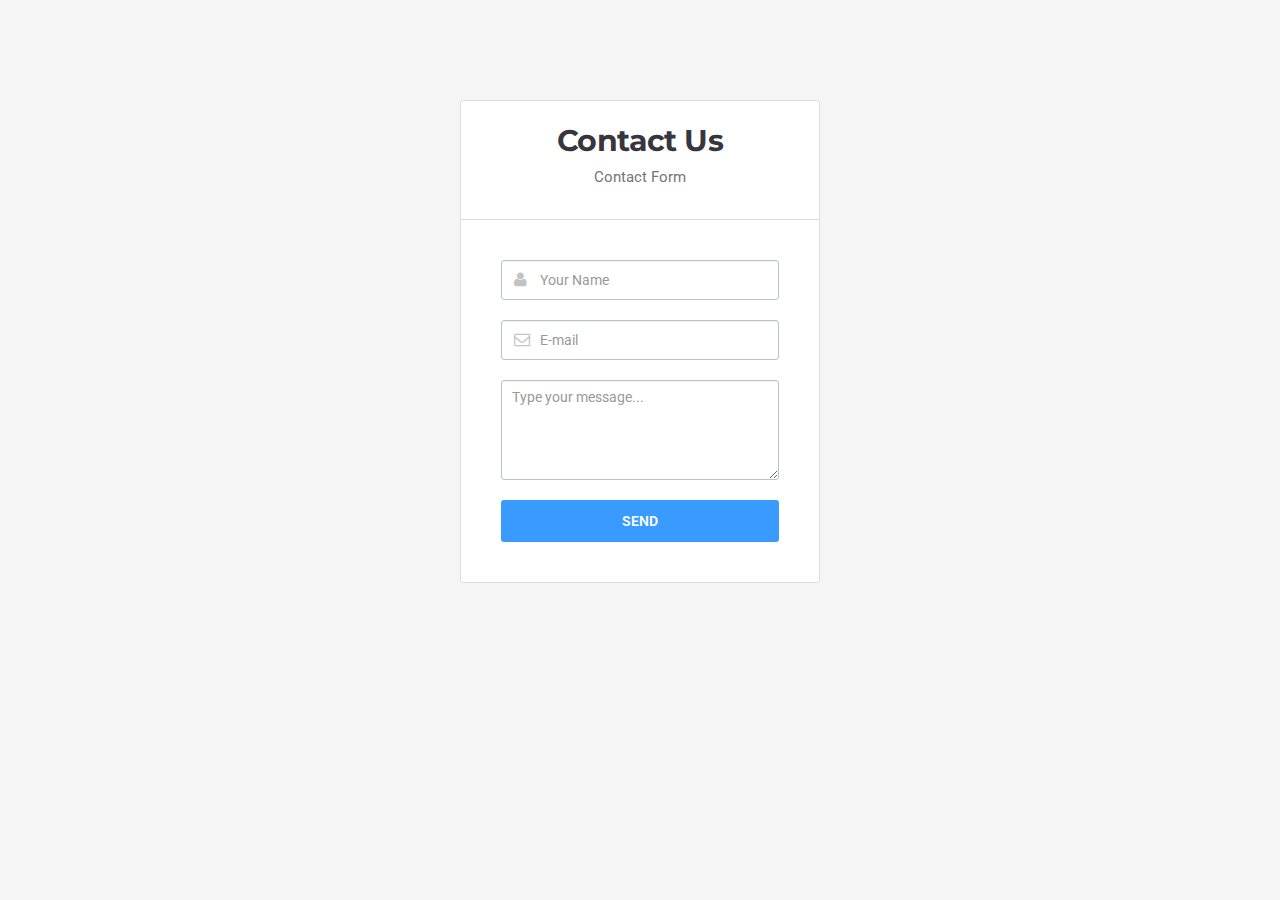
<file: frontend_base/contact.html>
<!DOCTYPE html>
<html lang="en">
  <head>
  <meta charset="utf-8">
  <meta http-equiv="X-UA-Compatible" content="IE=edge">
  <meta name="viewport" content="width=device-width, initial-scale=1">
  <meta name="description" content="Kode is a Premium Bootstrap Admin Template, It's responsive, clean coded and mobile friendly">
  <meta name="keywords" content="bootstrap, admin, dashboard, flat admin template, responsive," />
  <title>Kode - Premium Bootstrap Admin Template</title>

  <!-- ========== Css Files ========== -->
  <link href="css/root.css" rel="stylesheet">
  <style type="text/css">
    body{background: #F5F5F5;}
  </style>
  </head>
  <body>

    <div class="login-form">
      <form action="index.html">
        <div class="top">
          <h1>Contact Us</h1>
          <h4>Contact Form</h4>
        </div>
        <div class="form-area">
          <div class="group">
            <input type="text" class="form-control" placeholder="Your Name">
            <i class="fa fa-user"></i>
          </div>
          <div class="group">
            <input type="text" class="form-control" placeholder="E-mail">
            <i class="fa fa-envelope-o"></i>
          </div>

          <div class="group">
            <textarea class="form-control" style="height:100px; padding-left:10px;" rows="3" id="textarea1" placeholder="Type your message..."></textarea>
          </div>
          <button type="submit" class="btn btn-default btn-block">SEND</button>
        </div>
      </form>

    </div>

</body>
</html>
</file>
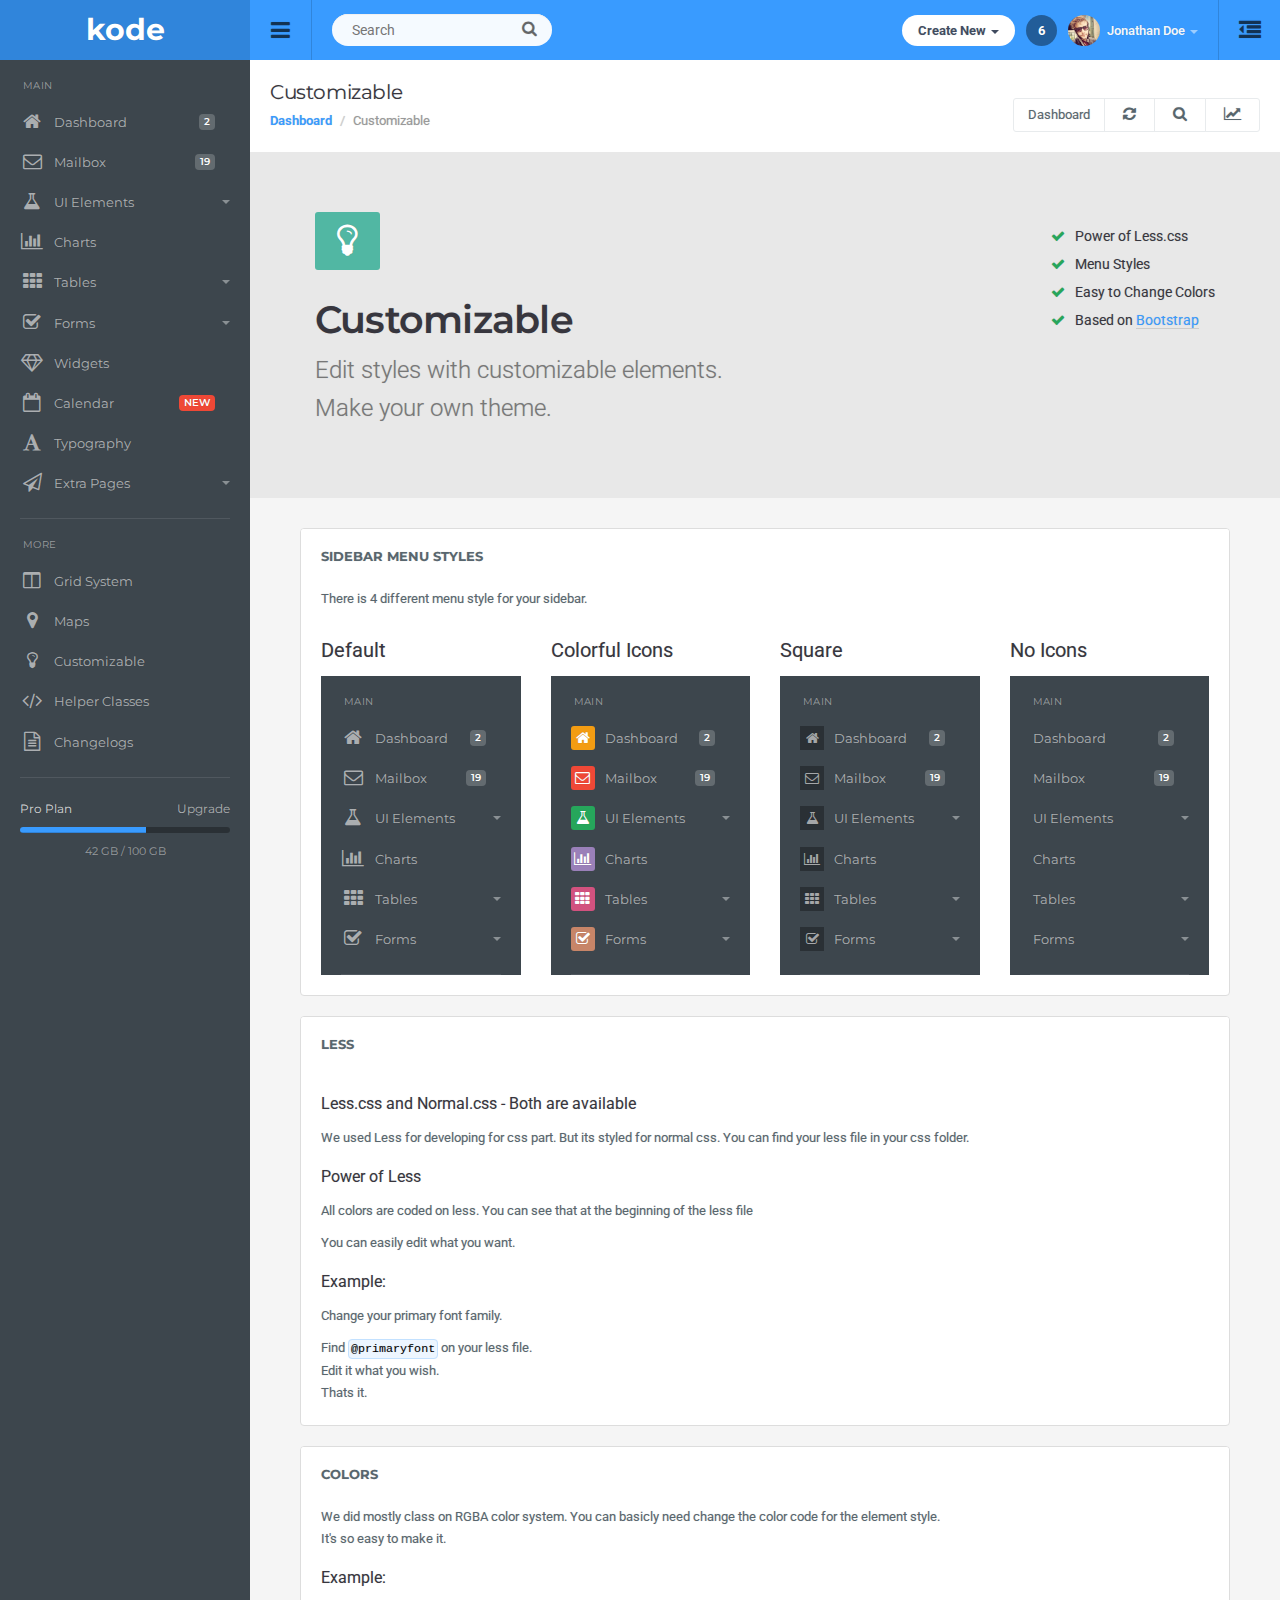
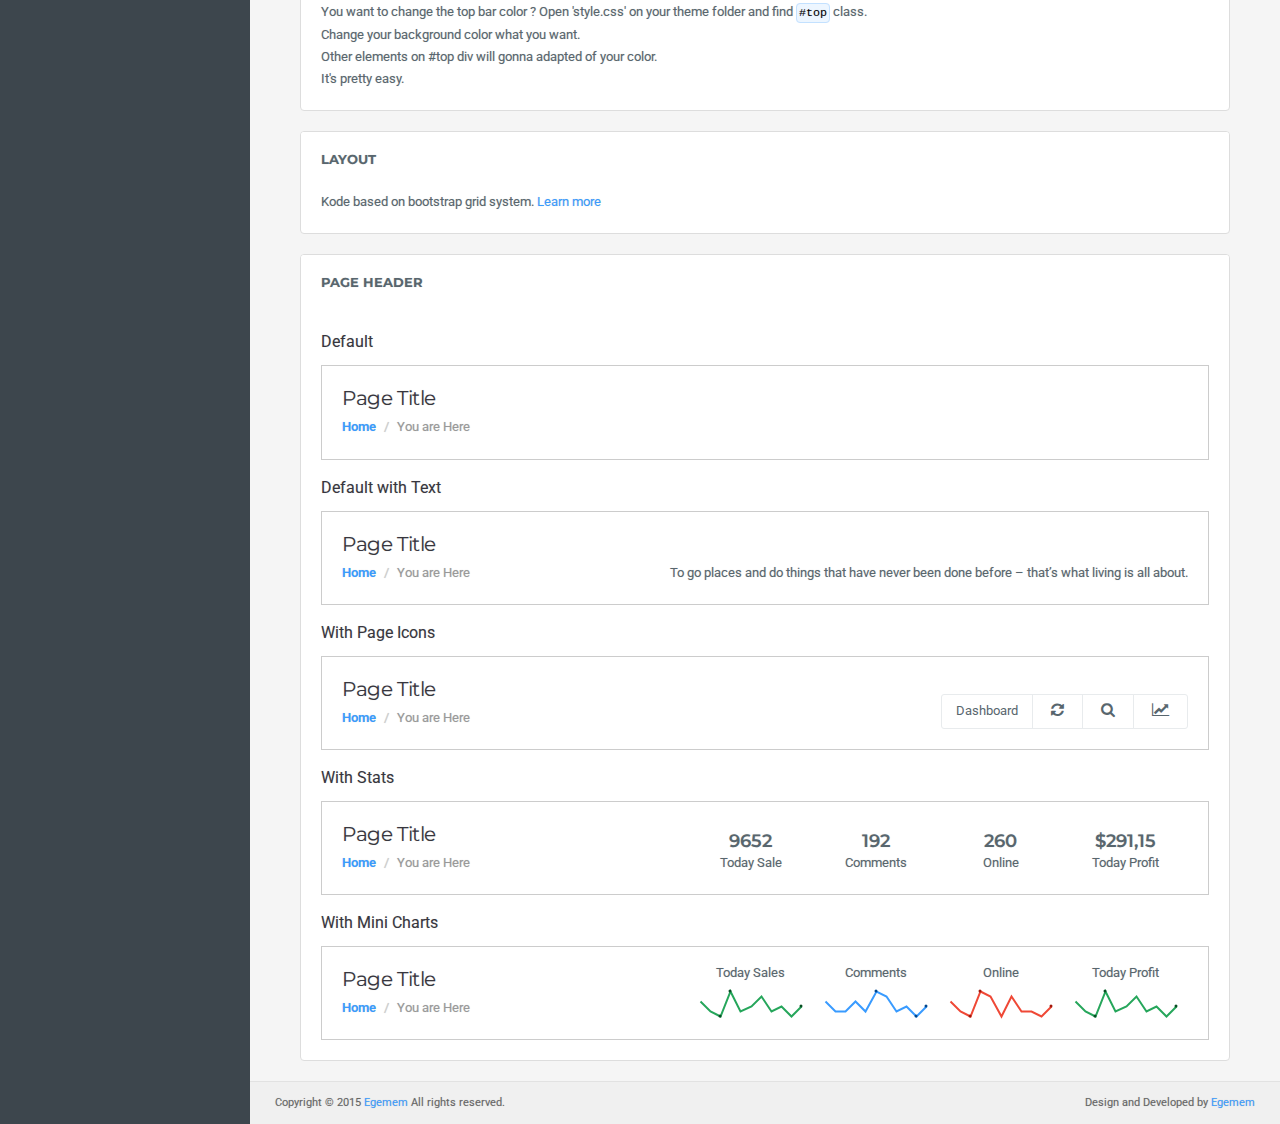
<file: frontend_base/customizable.html>
<!DOCTYPE html>
<html lang="en">
  <head>
  <meta charset="utf-8">
  <meta http-equiv="X-UA-Compatible" content="IE=edge">
  <meta name="viewport" content="width=device-width, initial-scale=1">
  <meta name="description" content="Kode is a Premium Bootstrap Admin Template, It's responsive, clean coded and mobile friendly">
  <meta name="keywords" content="bootstrap, admin, dashboard, flat admin template, responsive," />
  <title>Kode - Premium Bootstrap Admin Template</title>

  <!-- ========== Css Files ========== -->
  <link href="css/root.css" rel="stylesheet">

  </head>
  <body>
  <!-- Start Page Loading -->
  <div class="loading"><img src="img/loading.gif" alt="loading-img"></div>
  <!-- End Page Loading -->
 <!-- //////////////////////////////////////////////////////////////////////////// --> 
  <!-- START TOP -->
  <div id="top" class="clearfix">

  	<!-- Start App Logo -->
  	<div class="applogo">
  		<a href="index.html" class="logo">kode</a>
  	</div>
  	<!-- End App Logo -->

    <!-- Start Sidebar Show Hide Button -->
    <a href="#" class="sidebar-open-button"><i class="fa fa-bars"></i></a>
    <a href="#" class="sidebar-open-button-mobile"><i class="fa fa-bars"></i></a>
    <!-- End Sidebar Show Hide Button -->

    <!-- Start Searchbox -->
    <form class="searchform">
      <input type="text" class="searchbox" id="searchbox" placeholder="Search">
      <span class="searchbutton"><i class="fa fa-search"></i></span>
    </form>
    <!-- End Searchbox -->

    <!-- Start Top Menu -->
    <ul class="topmenu">
      <li><a href="#">Files</a></li>
      <li><a href="#">Authors</a></li>
      <li class="dropdown">
        <a href="#" data-toggle="dropdown" class="dropdown-toggle">My Files <span class="caret"></span></a>
        <ul class="dropdown-menu">
          <li><a href="#">Videos</a></li>
          <li><a href="#">Pictures</a></li>
          <li><a href="#">Blog Posts</a></li>
        </ul>
      </li>
    </ul>
    <!-- End Top Menu -->

    <!-- Start Sidepanel Show-Hide Button -->
    <a href="#sidepanel" class="sidepanel-open-button"><i class="fa fa-outdent"></i></a>
    <!-- End Sidepanel Show-Hide Button -->

    <!-- Start Top Right -->
    <ul class="top-right">

    <li class="dropdown link">
      <a href="#" data-toggle="dropdown" class="dropdown-toggle hdbutton">Create New <span class="caret"></span></a>
        <ul class="dropdown-menu dropdown-menu-list">
          <li><a href="#"><i class="fa falist fa-paper-plane-o"></i>Product or Item</a></li>
          <li><a href="#"><i class="fa falist fa-font"></i>Blog Post</a></li>
          <li><a href="#"><i class="fa falist fa-file-image-o"></i>Image Gallery</a></li>
          <li><a href="#"><i class="fa falist fa-file-video-o"></i>Video Gallery</a></li>
        </ul>
    </li>

    <li class="link">
      <a href="#" class="notifications">6</a>
    </li>

    <li class="dropdown link">
      <a href="#" data-toggle="dropdown" class="dropdown-toggle profilebox"><img src="img/profileimg.png" alt="img"><b>Jonathan Doe</b><span class="caret"></span></a>
        <ul class="dropdown-menu dropdown-menu-list dropdown-menu-right">
          <li role="presentation" class="dropdown-header">Profile</li>
          <li><a href="#"><i class="fa falist fa-inbox"></i>Inbox<span class="badge label-danger">4</span></a></li>
          <li><a href="#"><i class="fa falist fa-file-o"></i>Files</a></li>
          <li><a href="#"><i class="fa falist fa-wrench"></i>Settings</a></li>
          <li class="divider"></li>
          <li><a href="#"><i class="fa falist fa-lock"></i> Lockscreen</a></li>
          <li><a href="#"><i class="fa falist fa-power-off"></i> Logout</a></li>
        </ul>
    </li>

    </ul>
    <!-- End Top Right -->

  </div>
  <!-- END TOP -->
 <!-- //////////////////////////////////////////////////////////////////////////// --> 

<!-- //////////////////////////////////////////////////////////////////////////// --> 
<!-- START SIDEBAR -->
<div class="sidebar clearfix">

<ul class="sidebar-panel nav">
  <li class="sidetitle">MAIN</li>
  <li><a href="index.html"><span class="icon color5"><i class="fa fa-home"></i></span>Dashboard<span class="label label-default">2</span></a></li>
  <li><a href="mailbox.html"><span class="icon color6"><i class="fa fa-envelope-o"></i></span>Mailbox<span class="label label-default">19</span></a></li>
  <li><a href="#"><span class="icon color7"><i class="fa fa-flask"></i></span>UI Elements<span class="caret"></span></a>
    <ul>
      <li><a href="icons.html">Icons</a></li>
      <li><a href="tabs.html">Tabs</a></li>
      <li><a href="buttons.html">Buttons</a></li>
      <li><a href="panels.html">Panels</a></li>
      <li><a href="notifications.html">Notifications</a></li>
      <li><a href="modal-boxes.html">Modal Boxes</a></li>
      <li><a href="progress-bars.html">Progress Bars</a></li>
      <li><a href="others.html">Others<span class="label label-danger">NEW</span></a></li>
    </ul>
  </li>
  <li><a href="charts.html"><span class="icon color8"><i class="fa fa-bar-chart"></i></span>Charts</a></li>
  <li><a href="#"><span class="icon color9"><i class="fa fa-th"></i></span>Tables<span class="caret"></span></a>
    <ul>
      <li><a href="basic-table.html">Basic Tables</a></li>
      <li><a href="data-table.html">Data Tables</a></li>
    </ul>
  </li>
  <li><a href="#"><span class="icon color10"><i class="fa fa-check-square-o"></i></span>Forms<span class="caret"></span></a>
    <ul>
      <li><a href="form-elements.html">Form Elements</a></li>
      <li><a href="layouts.html">Form Layouts</a></li>
      <li><a href="text-editors.html">Text Editors</a></li>
    </ul>
  </li>
  <li><a href="widgets.html"><span class="icon color11"><i class="fa fa-diamond"></i></span>Widgets</a></li>
  <li><a href="calendar.html"><span class="icon color8"><i class="fa fa-calendar-o"></i></span>Calendar<span class="label label-danger">NEW</span></a></li>
  <li><a href="typography.html"><span class="icon color12"><i class="fa fa-font"></i></span>Typography</a></li>
  <li><a href="#"><span class="icon color14"><i class="fa fa-paper-plane-o"></i></span>Extra Pages<span class="caret"></span></a>
    <ul>
      <li><a href="social-profile.html">Social Profile</a></li>
      <li><a href="invoice.html">Invoice<span class="label label-danger">NEW</span></a></li>
      <li><a href="login.html">Login Page</a></li>
      <li><a href="register.html">Register</a></li>
      <li><a href="forgot-password.html">Forgot Password</a></li>
      <li><a href="lockscreen.html">Lockscreen</a></li>
      <li><a href="blank.html">Blank Page</a></li>
      <li><a href="contact.html">Contact</a></li>
      <li><a href="404.html">404 Page</a></li>
      <li><a href="500.html">500 Page</a></li>
    </ul>
  </li>
</ul>

<ul class="sidebar-panel nav">
  <li class="sidetitle">MORE</li>
  <li><a href="grid.html"><span class="icon color15"><i class="fa fa-columns"></i></span>Grid System</a></li>
  <li><a href="maps.html"><span class="icon color7"><i class="fa fa-map-marker"></i></span>Maps</a></li>
  <li><a href="customizable.html"><span class="icon color10"><i class="fa fa-lightbulb-o"></i></span>Customizable</a></li>
  <li><a href="helper-classes.html"><span class="icon color8"><i class="fa fa-code"></i></span>Helper Classes</a></li>
  <li><a href="changelogs.html"><span class="icon color12"><i class="fa fa-file-text-o"></i></span>Changelogs</a></li>
</ul>

<div class="sidebar-plan">
  Pro Plan<a href="#" class="link">Upgrade</a>
  <div class="progress">
  <div class="progress-bar" role="progressbar" aria-valuenow="60" aria-valuemin="0" aria-valuemax="100" style="width: 60%;">
  </div>
</div>
<span class="space">42 GB / 100 GB</span>
</div>

</div>
<!-- END SIDEBAR -->
<!-- //////////////////////////////////////////////////////////////////////////// --> 

 <!-- //////////////////////////////////////////////////////////////////////////// --> 
<!-- START CONTENT -->
<div class="content">

  <!-- Start Page Header -->
  <div class="page-header">
    <h1 class="title">Customizable</h1>
      <ol class="breadcrumb">
        <li><a href="index.html">Dashboard</a></li>
        <li class="active">Customizable</li>
      </ol>

    <!-- Start Page Header Right Div -->
    <div class="right">
      <div class="btn-group" role="group" aria-label="...">
        <a href="index.html" class="btn btn-light">Dashboard</a>
        <a href="#" class="btn btn-light"><i class="fa fa-refresh"></i></a>
        <a href="#" class="btn btn-light"><i class="fa fa-search"></i></a>
        <a href="#" class="btn btn-light" id="topstats"><i class="fa fa-line-chart"></i></a>
      </div>
    </div>
    <!-- End Page Header Right Div -->

  </div>
  <!-- End Page Header -->

  <!-- Start Presentation -->
  <div class="row presentation">

    <div class="col-lg-8 col-md-6 titles">
      <span class="icon color8-bg" style="padding:8px 22px;"><i class="fa fa-lightbulb-o"></i></span>
      <h1>Customizable</h1>
      <h4>Edit styles with customizable elements. <br> Make your own theme.</h4>
    </div>

    <div class="col-lg-4 col-md-6">
      <ul class="list-unstyled list">
        <li><i class="fa fa-check"></i>Power of Less.css<li>
        <li><i class="fa fa-check"></i>Menu Styles<li>
        <li><i class="fa fa-check"></i>Easy to Change Colors<li>
        <li><i class="fa fa-check"></i>Based on <a href="http://getbootstrap.com/" target="_blank">Bootstrap</a><li>
      </ul>
    </div>

  </div>
  <!-- End Presentation -->

 <!-- //////////////////////////////////////////////////////////////////////////// --> 
<!-- START CONTAINER -->
<div class="container-padding">


  <!-- Start Row -->
  <div class="row">
    

    <div class="col-md-12">
      <div class="panel panel-default">

        <div class="panel-title">
          Sidebar Menu Styles
        </div>

            <div class="panel-body">

              <p>There is 4 different menu style for your sidebar.</p>

              <div class="row demo-sidebarmenu">

              <!-- Start Style 1 -->
              <div class="col-md-3">
                  <h4>Default</h4>
                  <!-- START SIDEBAR -->
                  <div class="sidebar clearfix">
                  <ul class="sidebar-panel nav">
                    <li class="sidetitle">MAIN</li>
                    <li><a href="#"><span class="icon color5"><i class="fa fa-home"></i></span>Dashboard<span class="label label-default">2</span></a></li>
                    <li><a href="#"><span class="icon color6"><i class="fa fa-envelope-o"></i></span>Mailbox<span class="label label-default">19</span></a></li>
                    <li><a href="#"><span class="icon color7"><i class="fa fa-flask"></i></span>UI Elements<span class="caret"></span></a></li>
                    <li><a href="#"><span class="icon color8"><i class="fa fa-bar-chart"></i></span>Charts</a></li>
                    <li><a href="#"><span class="icon color9"><i class="fa fa-th"></i></span>Tables<span class="caret"></span></a></li>
                    <li><a href="#"><span class="icon color10"><i class="fa fa-check-square-o"></i></span>Forms<span class="caret"></span></a></li>
                  </ul>
                  </div>
                  <!-- END SIDEBAR -->
              </div>
              <!-- End Style 1 -->

              <!-- Start Style 2 -->
              <div class="col-md-3">
                  <h4>Colorful Icons</h4>
                  <!-- START SIDEBAR -->
                  <div class="sidebar sidebar-colorful clearfix">
                  <ul class="sidebar-panel nav">
                    <li class="sidetitle">MAIN</li>
                    <li><a href="#"><span class="icon color5"><i class="fa fa-home"></i></span>Dashboard<span class="label label-default">2</span></a></li>
                    <li><a href="#"><span class="icon color6"><i class="fa fa-envelope-o"></i></span>Mailbox<span class="label label-default">19</span></a></li>
                    <li><a href="#"><span class="icon color3"><i class="fa fa-flask"></i></span>UI Elements<span class="caret"></span></a></li>
                    <li><a href="#"><span class="icon color7"><i class="fa fa-bar-chart"></i></span>Charts</a></li>
                    <li><a href="#"><span class="icon color9"><i class="fa fa-th"></i></span>Tables<span class="caret"></span></a></li>
                    <li><a href="#"><span class="icon color10"><i class="fa fa-check-square-o"></i></span>Forms<span class="caret"></span></a></li>
                  </ul>
                  </div>
                  <!-- END SIDEBAR -->
              </div>
              <!-- End Style 2 -->

              <!-- Start Style 3 -->
              <div class="col-md-3">
                  <h4>Square</h4>
                  <!-- START SIDEBAR -->
                  <div class="sidebar sidebar-square clearfix">
                  <ul class="sidebar-panel nav">
                    <li class="sidetitle">MAIN</li>
                    <li><a href="#"><span class="icon color5"><i class="fa fa-home"></i></span>Dashboard<span class="label label-default">2</span></a></li>
                    <li><a href="#"><span class="icon color6"><i class="fa fa-envelope-o"></i></span>Mailbox<span class="label label-default">19</span></a></li>
                    <li><a href="#"><span class="icon color3"><i class="fa fa-flask"></i></span>UI Elements<span class="caret"></span></a></li>
                    <li><a href="#"><span class="icon color7"><i class="fa fa-bar-chart"></i></span>Charts</a></li>
                    <li><a href="#"><span class="icon color9"><i class="fa fa-th"></i></span>Tables<span class="caret"></span></a></li>
                    <li><a href="#"><span class="icon color10"><i class="fa fa-check-square-o"></i></span>Forms<span class="caret"></span></a></li>
                  </ul>
                  </div>
                  <!-- END SIDEBAR -->
              </div>
              <!-- End Style 3 -->

              <!-- Start Style 4 -->
              <div class="col-md-3">
                  <h4>No Icons</h4>
                  <!-- START SIDEBAR -->
                  <div class="sidebar sidebar-no-icon clearfix">
                  <ul class="sidebar-panel nav">
                    <li class="sidetitle">MAIN</li>
                    <li><a href="#"><span class="icon color5"><i class="fa fa-home"></i></span>Dashboard<span class="label label-default">2</span></a></li>
                    <li><a href="#"><span class="icon color6"><i class="fa fa-envelope-o"></i></span>Mailbox<span class="label label-default">19</span></a></li>
                    <li><a href="#"><span class="icon color3"><i class="fa fa-flask"></i></span>UI Elements<span class="caret"></span></a></li>
                    <li><a href="#"><span class="icon color7"><i class="fa fa-bar-chart"></i></span>Charts</a></li>
                    <li><a href="#"><span class="icon color9"><i class="fa fa-th"></i></span>Tables<span class="caret"></span></a></li>
                    <li><a href="#"><span class="icon color10"><i class="fa fa-check-square-o"></i></span>Forms<span class="caret"></span></a></li>
                  </ul>
                  </div>
                  <!-- END SIDEBAR -->
              </div>
              <!-- End Style 4 -->


              </div>

            </div>

      </div>
    </div>

  </div>
  <!-- End Row -->

  <!-- Start Row -->
  <div class="row">
    

    <div class="col-md-12">
      <div class="panel panel-default">

        <div class="panel-title">
          Less
        </div>

            <div class="panel-body">
              <h5>Less.css and Normal.css - Both are available</h5>
              We used Less for developing for css part. But its styled for normal css.
              You can find your less file in your css folder.
              <h5>Power of Less</h5>
              <p>All colors are coded on less. You can see that at the beginning of the less file</p>
              <p>You can easily edit what you want.</p>
              <h5>Example:</h5>
              <p>Change your primary font family.</p>
              Find <code>@primaryfont</code> on your less file.<br>
              Edit it what you wish.<br>
              Thats it.
            </div>

      </div>
    </div>

  </div>
  <!-- End Row -->

  <!-- Start Row -->
  <div class="row">
    

    <div class="col-md-12">
      <div class="panel panel-default">

        <div class="panel-title">
          Colors
        </div>

            <div class="panel-body">

              We did mostly class on RGBA color system. You can basicly need change the color code for the element style.
              <p>It's so easy to make it.</p>
              <h5>Example:</h5>
              You want to change the top bar color ?
              Open 'style.css' on your theme folder and find <code>#top</code> class.<br>
              Change your background color what you want.<br>
              Other elements on #top div will gonna adapted of your color.<br>
              It's pretty easy.

            </div>

      </div>
    </div>

  </div>
  <!-- End Row -->

  <!-- Start Row -->
  <div class="row">
    

    <div class="col-md-12">
      <div class="panel panel-default">

        <div class="panel-title">
          Layout
        </div>

            <div class="panel-body">

              Kode based on bootstrap grid system.
              <a href="http://getbootstrap.com/css/#grid" target="_blank">Learn more</a>

            </div>

      </div>
    </div>

  </div>
  <!-- End Row -->

  <!-- Start Row -->
  <div class="row">
    

    <div class="col-md-12">
      <div class="panel panel-default">

        <div class="panel-title">
          Page Header
        </div>

            <div class="panel-body">
              
              <h5>Default</h5>
                <!-- Start Page Header -->
                <div class="page-header" style="margin:0;border:1px solid #ccc;">
                  <h1 class="title">Page Title</h1>
                    <ol class="breadcrumb">
                      <li><a href="index.html">Home</a></li>
                      <li class="active">You are Here</li>
                    </ol>

                  <!-- Start Page Header Right Div -->
                  <div class="right">
                  </div>
                  <!-- End Page Header Right Div -->

                </div>
                <!-- End Page Header -->
              
              <h5>Default with Text</h5>
                <!-- Start Page Header -->
                <div class="page-header" style="margin:0;border:1px solid #ccc;">
                  <h1 class="title">Page Title</h1>
                    <ol class="breadcrumb">
                      <li><a href="index.html">Home</a></li>
                      <li class="active">You are Here</li>
                    </ol>

                  <!-- Start Page Header Right Div -->
                  <div class="right">
                    To go places and do things that have never been done before – that’s what living is all about.
                  </div>
                  <!-- End Page Header Right Div -->

                </div>
                <!-- End Page Header -->
              
              <h5>With Page Icons</h5>
                <!-- Start Page Header -->
                <div class="page-header" style="margin:0;border:1px solid #ccc;">
                  <h1 class="title">Page Title</h1>
                    <ol class="breadcrumb">
                      <li><a href="index.html">Home</a></li>
                      <li class="active">You are Here</li>
                    </ol>

                  <!-- Start Page Header Right Div -->
                  <div class="right">
                    <div class="btn-group" role="group" aria-label="...">
                      <button type="button" class="btn btn-light">Dashboard</button>
                      <button type="button" class="btn btn-light"><i class="fa fa-refresh"></i></button>
                      <button type="button" class="btn btn-light"><i class="fa fa-search"></i></button>
                      <button type="button" class="btn btn-light"><i class="fa fa-line-chart"></i></button>
                    </div>
                  </div>
                  <!-- End Page Header Right Div -->

                </div>
                <!-- End Page Header -->
              
              <h5>With Stats</h5>
                <!-- Start Page Header -->
                <div class="page-header" style="margin:0;border:1px solid #ccc;">
                  <h1 class="title">Page Title</h1>
                    <ol class="breadcrumb">
                      <li><a href="index.html">Home</a></li>
                      <li class="active">You are Here</li>
                    </ol>

                  <!-- Start Page Header Right Div -->
                  <div class="right">
                      <ul class="widget-inline-list clearfix">
                        <li class="col-3"><span>9652</span>Today Sale</li>
                        <li class="col-3"><span>192</span>Comments</li>
                        <li class="col-3"><span>260</span>Online</li>
                        <li class="col-3"><span>$291,15</span>Today Profit</li>
                      </ul>
                  </div>
                  <!-- End Page Header Right Div -->

                </div>
                <!-- End Page Header -->
              
              <h5>With Mini Charts</h5>
                <!-- Start Page Header -->
                <div class="page-header" style="margin:0;border:1px solid #ccc;">
                  <h1 class="title">Page Title</h1>
                    <ol class="breadcrumb">
                      <li><a href="index.html">Home</a></li>
                      <li class="active">You are Here</li>
                    </ol>

                  <!-- Start Page Header Right Div -->
                  <div class="right">
                      <ul class="widget-inline-list clearfix">
                        <li class="col-3">Today Sales<i class="chart sparkline-green"></i></li>
                        <li class="col-3">Comments<i class="chart sparkline-blue"></i></li>
                        <li class="col-3">Online<i class="chart sparkline-red"></i></li>
                        <li class="col-3">Today Profit<i class="chart sparkline-green"></i></li>
                      </ul>
                  </div>
                  <!-- End Page Header Right Div -->

                </div>
                <!-- End Page Header -->

            </div>

      </div>
    </div>

  </div>
  <!-- End Row -->


</div>
<!-- END CONTAINER -->
 <!-- //////////////////////////////////////////////////////////////////////////// --> 


<!-- Start Footer -->
<div class="row footer">
  <div class="col-md-6 text-left">
  Copyright © 2015 <a href="http://themeforest.net/user/egemem/portfolio" target="_blank">Egemem</a> All rights reserved.
  </div>
  <div class="col-md-6 text-right">
    Design and Developed by <a href="http://themeforest.net/user/egemem/portfolio" target="_blank">Egemem</a>
  </div> 
</div>
<!-- End Footer -->


</div>
<!-- End Content -->
 <!-- //////////////////////////////////////////////////////////////////////////// --> 


<!-- //////////////////////////////////////////////////////////////////////////// --> 
<!-- START SIDEPANEL -->
<div role="tabpanel" class="sidepanel">

  <!-- Nav tabs -->
  <ul class="nav nav-tabs" role="tablist">
    <li role="presentation" class="active"><a href="#today" aria-controls="today" role="tab" data-toggle="tab">TODAY</a></li>
    <li role="presentation"><a href="#tasks" aria-controls="tasks" role="tab" data-toggle="tab">TASKS</a></li>
    <li role="presentation"><a href="#chat" aria-controls="chat" role="tab" data-toggle="tab">CHAT</a></li>
  </ul>

  <!-- Tab panes -->
  <div class="tab-content">

    <!-- Start Today -->
    <div role="tabpanel" class="tab-pane active" id="today">

      <div class="sidepanel-m-title">
        Today
        <span class="left-icon"><a href="#"><i class="fa fa-refresh"></i></a></span>
        <span class="right-icon"><a href="#"><i class="fa fa-file-o"></i></a></span>
      </div>

      <div class="gn-title">NEW</div>

      <ul class="list-w-title">
        <li>
          <a href="#">
            <span class="label label-danger">ORDER</span>
            <span class="date">9 hours ago</span>
            <h4>New Jacket 2.0</h4>
            Etiam auctor porta augue sit amet facilisis. Sed libero nisi, scelerisque.
          </a>
        </li>
        <li>
          <a href="#">
            <span class="label label-success">COMMENT</span>
            <span class="date">14 hours ago</span>
            <h4>Bill Jackson</h4>
            Etiam auctor porta augue sit amet facilisis. Sed libero nisi, scelerisque.
          </a>
        </li>
        <li>
          <a href="#">
            <span class="label label-info">MEETING</span>
            <span class="date">at 2:30 PM</span>
            <h4>Developer Team</h4>
            Etiam auctor porta augue sit amet facilisis. Sed libero nisi, scelerisque.
          </a>
        </li>
        <li>
          <a href="#">
            <span class="label label-warning">EVENT</span>
            <span class="date">3 days left</span>
            <h4>Birthday Party</h4>
            Etiam auctor porta augue sit amet facilisis. Sed libero nisi, scelerisque.
          </a>
        </li>
      </ul>

    </div>
    <!-- End Today -->

    <!-- Start Tasks -->
    <div role="tabpanel" class="tab-pane" id="tasks">

      <div class="sidepanel-m-title">
        To-do List
        <span class="left-icon"><a href="#"><i class="fa fa-pencil"></i></a></span>
        <span class="right-icon"><a href="#"><i class="fa fa-trash"></i></a></span>
      </div>

      <div class="gn-title">TODAY</div>

      <ul class="todo-list">
        <li class="checkbox checkbox-primary">
          <input id="checkboxside1" type="checkbox"><label for="checkboxside1">Add new products</label>
        </li>
        
        <li class="checkbox checkbox-primary">
          <input id="checkboxside2" type="checkbox"><label for="checkboxside2"><b>May 12, 6:30 pm</b> Meeting with Team</label>
        </li>
        
        <li class="checkbox checkbox-warning">
          <input id="checkboxside3" type="checkbox"><label for="checkboxside3">Design Facebook page</label>
        </li>
        
        <li class="checkbox checkbox-info">
          <input id="checkboxside4" type="checkbox"><label for="checkboxside4">Send Invoice to customers</label>
        </li>
        
        <li class="checkbox checkbox-danger">
          <input id="checkboxside5" type="checkbox"><label for="checkboxside5">Meeting with developer team</label>
        </li>
      </ul>

      <div class="gn-title">TOMORROW</div>
      <ul class="todo-list">
        <li class="checkbox checkbox-warning">
          <input id="checkboxside6" type="checkbox"><label for="checkboxside6">Redesign our company blog</label>
        </li>
        
        <li class="checkbox checkbox-success">
          <input id="checkboxside7" type="checkbox"><label for="checkboxside7">Finish client work</label>
        </li>
        
        <li class="checkbox checkbox-info">
          <input id="checkboxside8" type="checkbox"><label for="checkboxside8">Call Johnny from Developer Team</label>
        </li>

      </ul>
    </div>    
    <!-- End Tasks -->

    <!-- Start Chat -->
    <div role="tabpanel" class="tab-pane" id="chat">

      <div class="sidepanel-m-title">
        Friend List
        <span class="left-icon"><a href="#"><i class="fa fa-pencil"></i></a></span>
        <span class="right-icon"><a href="#"><i class="fa fa-trash"></i></a></span>
      </div>

      <div class="gn-title">ONLINE MEMBERS (3)</div>
      <ul class="group">
        <li class="member"><a href="#"><img src="img/profileimg.png" alt="img"><b>Allice Mingham</b>Los Angeles</a><span class="status online"></span></li>
        <li class="member"><a href="#"><img src="img/profileimg2.png" alt="img"><b>James Throwing</b>Las Vegas</a><span class="status busy"></span></li>
        <li class="member"><a href="#"><img src="img/profileimg3.png" alt="img"><b>Fred Stonefield</b>New York</a><span class="status away"></span></li>
        <li class="member"><a href="#"><img src="img/profileimg4.png" alt="img"><b>Chris M. Johnson</b>California</a><span class="status online"></span></li>
      </ul>

      <div class="gn-title">OFFLINE MEMBERS (8)</div>
     <ul class="group">
        <li class="member"><a href="#"><img src="img/profileimg5.png" alt="img"><b>Allice Mingham</b>Los Angeles</a><span class="status offline"></span></li>
        <li class="member"><a href="#"><img src="img/profileimg6.png" alt="img"><b>James Throwing</b>Las Vegas</a><span class="status offline"></span></li>
      </ul>

      <form class="search">
        <input type="text" class="form-control" placeholder="Search a Friend...">
      </form>
    </div>
    <!-- End Chat -->

  </div>

</div>
<!-- END SIDEPANEL -->
<!-- //////////////////////////////////////////////////////////////////////////// --> 



<!-- ================================================
jQuery Library
================================================ -->
<script type="text/javascript" src="js/jquery.min.js"></script>

<!-- ================================================
Bootstrap Core JavaScript File
================================================ -->
<script src="js/bootstrap/bootstrap.min.js"></script>

<!-- ================================================
Plugin.js - Some Specific JS codes for Plugin Settings
================================================ -->
<script type="text/javascript" src="js/plugins.js"></script>

<!-- ================================================
Sparkline
================================================ -->
<!-- main file -->
<script type="text/javascript" src="js/sparkline/sparkline.js"></script>
<!-- demo codes -->
<script type="text/javascript" src="js/sparkline/sparkline-plugin.js"></script>


</body>
</html>
</file>
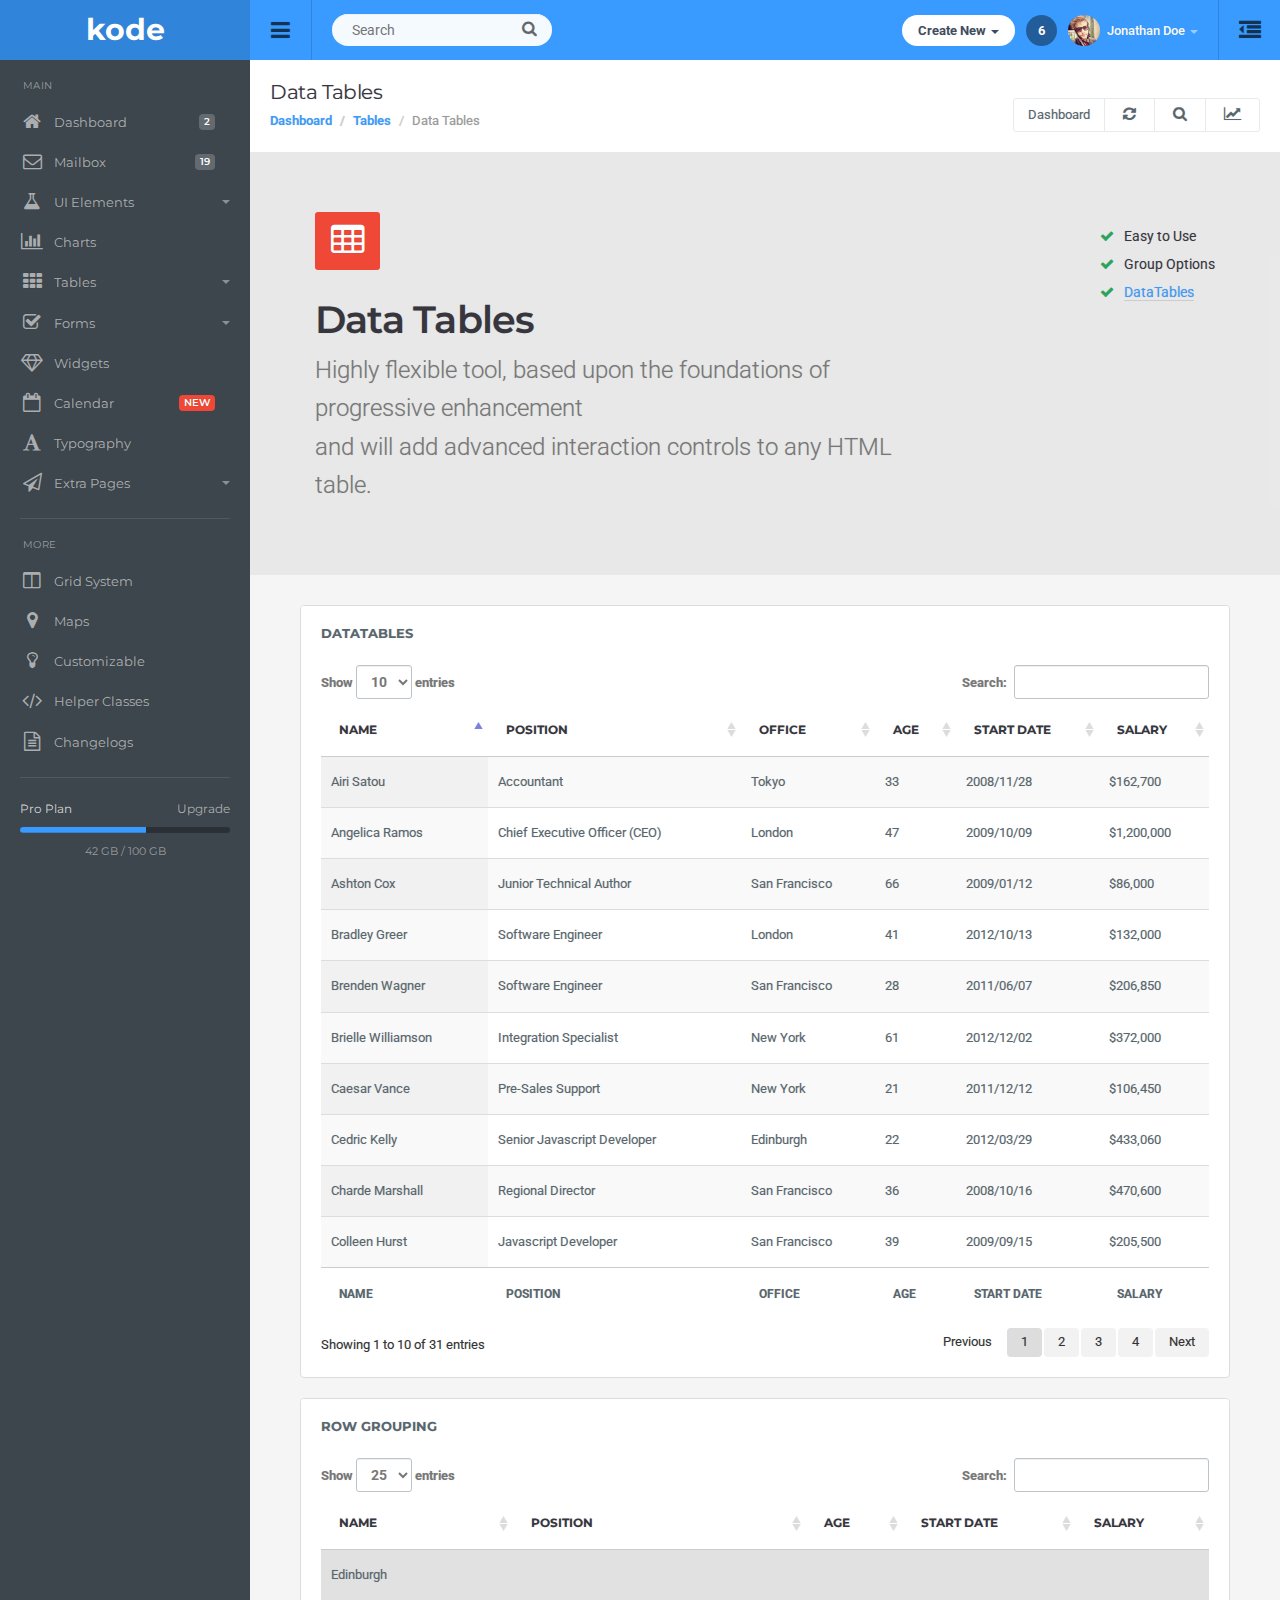
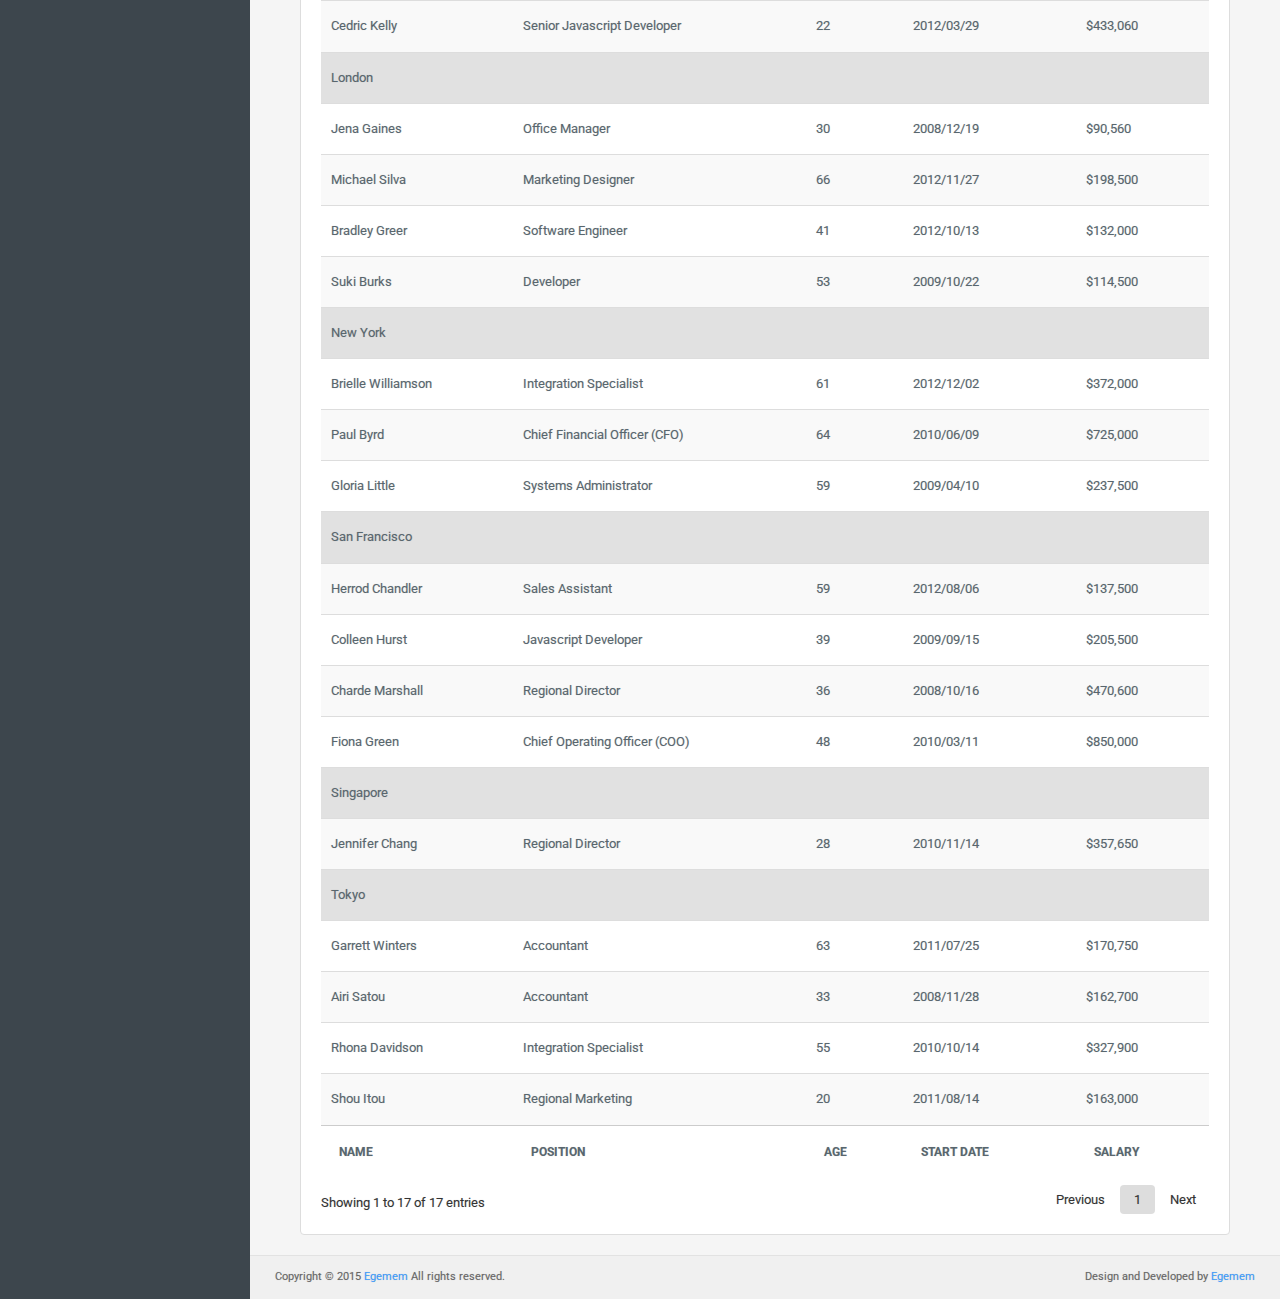
<file: frontend_base/data-table.html>
<!DOCTYPE html>
<html lang="en">
  <head>
  <meta charset="utf-8">
  <meta http-equiv="X-UA-Compatible" content="IE=edge">
  <meta name="viewport" content="width=device-width, initial-scale=1">
  <meta name="description" content="Kode is a Premium Bootstrap Admin Template, It's responsive, clean coded and mobile friendly">
  <meta name="keywords" content="bootstrap, admin, dashboard, flat admin template, responsive," />
  <title>Kode - Premium Bootstrap Admin Template</title>

  <!-- ========== Css Files ========== -->
  <link href="css/root.css" rel="stylesheet">

  </head>
  <body>
  <!-- Start Page Loading -->
  <div class="loading"><img src="img/loading.gif" alt="loading-img"></div>
  <!-- End Page Loading -->
 <!-- //////////////////////////////////////////////////////////////////////////// --> 
  <!-- START TOP -->
  <div id="top" class="clearfix">

  	<!-- Start App Logo -->
  	<div class="applogo">
  		<a href="index.html" class="logo">kode</a>
  	</div>
  	<!-- End App Logo -->

    <!-- Start Sidebar Show Hide Button -->
    <a href="#" class="sidebar-open-button"><i class="fa fa-bars"></i></a>
    <a href="#" class="sidebar-open-button-mobile"><i class="fa fa-bars"></i></a>
    <!-- End Sidebar Show Hide Button -->

    <!-- Start Searchbox -->
    <form class="searchform">
      <input type="text" class="searchbox" id="searchbox" placeholder="Search">
      <span class="searchbutton"><i class="fa fa-search"></i></span>
    </form>
    <!-- End Searchbox -->

    <!-- Start Top Menu -->
    <ul class="topmenu">
      <li><a href="#">Files</a></li>
      <li><a href="#">Authors</a></li>
      <li class="dropdown">
        <a href="#" data-toggle="dropdown" class="dropdown-toggle">My Files <span class="caret"></span></a>
        <ul class="dropdown-menu">
          <li><a href="#">Videos</a></li>
          <li><a href="#">Pictures</a></li>
          <li><a href="#">Blog Posts</a></li>
        </ul>
      </li>
    </ul>
    <!-- End Top Menu -->

    <!-- Start Sidepanel Show-Hide Button -->
    <a href="#sidepanel" class="sidepanel-open-button"><i class="fa fa-outdent"></i></a>
    <!-- End Sidepanel Show-Hide Button -->

    <!-- Start Top Right -->
    <ul class="top-right">

    <li class="dropdown link">
      <a href="#" data-toggle="dropdown" class="dropdown-toggle hdbutton">Create New <span class="caret"></span></a>
        <ul class="dropdown-menu dropdown-menu-list">
          <li><a href="#"><i class="fa falist fa-paper-plane-o"></i>Product or Item</a></li>
          <li><a href="#"><i class="fa falist fa-font"></i>Blog Post</a></li>
          <li><a href="#"><i class="fa falist fa-file-image-o"></i>Image Gallery</a></li>
          <li><a href="#"><i class="fa falist fa-file-video-o"></i>Video Gallery</a></li>
        </ul>
    </li>

    <li class="link">
      <a href="#" class="notifications">6</a>
    </li>

    <li class="dropdown link">
      <a href="#" data-toggle="dropdown" class="dropdown-toggle profilebox"><img src="img/profileimg.png" alt="img"><b>Jonathan Doe</b><span class="caret"></span></a>
        <ul class="dropdown-menu dropdown-menu-list dropdown-menu-right">
          <li role="presentation" class="dropdown-header">Profile</li>
          <li><a href="#"><i class="fa falist fa-inbox"></i>Inbox<span class="badge label-danger">4</span></a></li>
          <li><a href="#"><i class="fa falist fa-file-o"></i>Files</a></li>
          <li><a href="#"><i class="fa falist fa-wrench"></i>Settings</a></li>
          <li class="divider"></li>
          <li><a href="#"><i class="fa falist fa-lock"></i> Lockscreen</a></li>
          <li><a href="#"><i class="fa falist fa-power-off"></i> Logout</a></li>
        </ul>
    </li>

    </ul>
    <!-- End Top Right -->

  </div>
  <!-- END TOP -->
 <!-- //////////////////////////////////////////////////////////////////////////// --> 


<!-- //////////////////////////////////////////////////////////////////////////// --> 
<!-- START SIDEBAR -->
<div class="sidebar clearfix">

<ul class="sidebar-panel nav">
  <li class="sidetitle">MAIN</li>
  <li><a href="index.html"><span class="icon color5"><i class="fa fa-home"></i></span>Dashboard<span class="label label-default">2</span></a></li>
  <li><a href="mailbox.html"><span class="icon color6"><i class="fa fa-envelope-o"></i></span>Mailbox<span class="label label-default">19</span></a></li>
  <li><a href="#"><span class="icon color7"><i class="fa fa-flask"></i></span>UI Elements<span class="caret"></span></a>
    <ul>
      <li><a href="icons.html">Icons</a></li>
      <li><a href="tabs.html">Tabs</a></li>
      <li><a href="buttons.html">Buttons</a></li>
      <li><a href="panels.html">Panels</a></li>
      <li><a href="notifications.html">Notifications</a></li>
      <li><a href="modal-boxes.html">Modal Boxes</a></li>
      <li><a href="progress-bars.html">Progress Bars</a></li>
      <li><a href="others.html">Others<span class="label label-danger">NEW</span></a></li>
    </ul>
  </li>
  <li><a href="charts.html"><span class="icon color8"><i class="fa fa-bar-chart"></i></span>Charts</a></li>
  <li><a href="#"><span class="icon color9"><i class="fa fa-th"></i></span>Tables<span class="caret"></span></a>
    <ul>
      <li><a href="basic-table.html">Basic Tables</a></li>
      <li><a href="data-table.html">Data Tables</a></li>
    </ul>
  </li>
  <li><a href="#"><span class="icon color10"><i class="fa fa-check-square-o"></i></span>Forms<span class="caret"></span></a>
    <ul>
      <li><a href="form-elements.html">Form Elements</a></li>
      <li><a href="layouts.html">Form Layouts</a></li>
      <li><a href="text-editors.html">Text Editors</a></li>
    </ul>
  </li>
  <li><a href="widgets.html"><span class="icon color11"><i class="fa fa-diamond"></i></span>Widgets</a></li>
  <li><a href="calendar.html"><span class="icon color8"><i class="fa fa-calendar-o"></i></span>Calendar<span class="label label-danger">NEW</span></a></li>
  <li><a href="typography.html"><span class="icon color12"><i class="fa fa-font"></i></span>Typography</a></li>
  <li><a href="#"><span class="icon color14"><i class="fa fa-paper-plane-o"></i></span>Extra Pages<span class="caret"></span></a>
    <ul>
      <li><a href="social-profile.html">Social Profile</a></li>
      <li><a href="invoice.html">Invoice<span class="label label-danger">NEW</span></a></li>
      <li><a href="login.html">Login Page</a></li>
      <li><a href="register.html">Register</a></li>
      <li><a href="forgot-password.html">Forgot Password</a></li>
      <li><a href="lockscreen.html">Lockscreen</a></li>
      <li><a href="blank.html">Blank Page</a></li>
      <li><a href="contact.html">Contact</a></li>
      <li><a href="404.html">404 Page</a></li>
      <li><a href="500.html">500 Page</a></li>
    </ul>
  </li>
</ul>

<ul class="sidebar-panel nav">
  <li class="sidetitle">MORE</li>
  <li><a href="grid.html"><span class="icon color15"><i class="fa fa-columns"></i></span>Grid System</a></li>
  <li><a href="maps.html"><span class="icon color7"><i class="fa fa-map-marker"></i></span>Maps</a></li>
  <li><a href="customizable.html"><span class="icon color10"><i class="fa fa-lightbulb-o"></i></span>Customizable</a></li>
  <li><a href="helper-classes.html"><span class="icon color8"><i class="fa fa-code"></i></span>Helper Classes</a></li>
  <li><a href="changelogs.html"><span class="icon color12"><i class="fa fa-file-text-o"></i></span>Changelogs</a></li>
</ul>

<div class="sidebar-plan">
  Pro Plan<a href="#" class="link">Upgrade</a>
  <div class="progress">
  <div class="progress-bar" role="progressbar" aria-valuenow="60" aria-valuemin="0" aria-valuemax="100" style="width: 60%;">
  </div>
</div>
<span class="space">42 GB / 100 GB</span>
</div>

</div>
<!-- END SIDEBAR -->
<!-- //////////////////////////////////////////////////////////////////////////// --> 

 <!-- //////////////////////////////////////////////////////////////////////////// --> 
<!-- START CONTENT -->
<div class="content">

  <!-- Start Page Header -->
  <div class="page-header">
    <h1 class="title">Data Tables</h1>
      <ol class="breadcrumb">
        <li><a href="index.html">Dashboard</a></li>
        <li><a href="#">Tables</a></li>
        <li class="active">Data Tables</li>
      </ol>

    <!-- Start Page Header Right Div -->
    <div class="right">
      <div class="btn-group" role="group" aria-label="...">
        <a href="index.html" class="btn btn-light">Dashboard</a>
        <a href="#" class="btn btn-light"><i class="fa fa-refresh"></i></a>
        <a href="#" class="btn btn-light"><i class="fa fa-search"></i></a>
        <a href="#" class="btn btn-light" id="topstats"><i class="fa fa-line-chart"></i></a>
      </div>
    </div>
    <!-- End Page Header Right Div -->

  </div>
  <!-- End Page Header -->

  <!-- Start Presentation -->
  <div class="row presentation">

    <div class="col-lg-8 col-md-6 titles">
      <span class="icon color10-bg"><i class="fa fa-table"></i></span>
      <h1>Data Tables</h1>
      <h4>Highly flexible tool, based upon the foundations of progressive enhancement<br> and will add advanced interaction controls to any HTML table.</h4>
    </div>

    <div class="col-lg-4 col-md-6">
      <ul class="list-unstyled list">
        <li><i class="fa fa-check"></i>Easy to Use<li>
        <li><i class="fa fa-check"></i>Group Options<li>
        <li><i class="fa fa-check"></i><a href="http://www.datatables.net/" target="_blank">DataTables</a><li>
      </ul>
    </div>

  </div>
  <!-- End Presentation -->


 <!-- //////////////////////////////////////////////////////////////////////////// --> 
<!-- START CONTAINER -->
<div class="container-padding">


  <!-- Start Row -->
  <div class="row">

    <!-- Start Panel -->
    <div class="col-md-12">
      <div class="panel panel-default">
        <div class="panel-title">
          DAtaTables
        </div>
        <div class="panel-body table-responsive">

            <table id="example0" class="table display">
                <thead>
                    <tr>
                        <th>Name</th>
                        <th>Position</th>
                        <th>Office</th>
                        <th>Age</th>
                        <th>Start date</th>
                        <th>Salary</th>
                    </tr>
                </thead>
             
                <tfoot>
                    <tr>
                        <th>Name</th>
                        <th>Position</th>
                        <th>Office</th>
                        <th>Age</th>
                        <th>Start date</th>
                        <th>Salary</th>
                    </tr>
                </tfoot>
             
                <tbody>
                    <tr>
                        <td>Tiger Nixon</td>
                        <td>System Architect</td>
                        <td>Edinburgh</td>
                        <td>61</td>
                        <td>2011/04/25</td>
                        <td>$320,800</td>
                    </tr>
                    <tr>
                        <td>Ashton Cox</td>
                        <td>Junior Technical Author</td>
                        <td>San Francisco</td>
                        <td>66</td>
                        <td>2009/01/12</td>
                        <td>$86,000</td>
                    </tr>
                    <tr>
                        <td>Cedric Kelly</td>
                        <td>Senior Javascript Developer</td>
                        <td>Edinburgh</td>
                        <td>22</td>
                        <td>2012/03/29</td>
                        <td>$433,060</td>
                    </tr>
                    <tr>
                        <td>Airi Satou</td>
                        <td>Accountant</td>
                        <td>Tokyo</td>
                        <td>33</td>
                        <td>2008/11/28</td>
                        <td>$162,700</td>
                    </tr>
                    <tr>
                        <td>Brielle Williamson</td>
                        <td>Integration Specialist</td>
                        <td>New York</td>
                        <td>61</td>
                        <td>2012/12/02</td>
                        <td>$372,000</td>
                    </tr>
                    <tr>
                        <td>Herrod Chandler</td>
                        <td>Sales Assistant</td>
                        <td>San Francisco</td>
                        <td>59</td>
                        <td>2012/08/06</td>
                        <td>$137,500</td>
                    </tr>
                    <tr>
                        <td>Rhona Davidson</td>
                        <td>Integration Specialist</td>
                        <td>Tokyo</td>
                        <td>55</td>
                        <td>2010/10/14</td>
                        <td>$327,900</td>
                    </tr>
                    <tr>
                        <td>Colleen Hurst</td>
                        <td>Javascript Developer</td>
                        <td>San Francisco</td>
                        <td>39</td>
                        <td>2009/09/15</td>
                        <td>$205,500</td>
                    </tr>
                    <tr>
                        <td>Sonya Frost</td>
                        <td>Software Engineer</td>
                        <td>Edinburgh</td>
                        <td>23</td>
                        <td>2008/12/13</td>
                        <td>$103,600</td>
                    </tr>
                    <tr>
                        <td>Jena Gaines</td>
                        <td>Office Manager</td>
                        <td>London</td>
                        <td>30</td>
                        <td>2008/12/19</td>
                        <td>$90,560</td>
                    </tr>
                    <tr>
                        <td>Quinn Flynn</td>
                        <td>Support Lead</td>
                        <td>Edinburgh</td>
                        <td>22</td>
                        <td>2013/03/03</td>
                        <td>$342,000</td>
                    </tr>
                    <tr>
                        <td>Charde Marshall</td>
                        <td>Regional Director</td>
                        <td>San Francisco</td>
                        <td>36</td>
                        <td>2008/10/16</td>
                        <td>$470,600</td>
                    </tr>
                    <tr>
                        <td>Haley Kennedy</td>
                        <td>Senior Marketing Designer</td>
                        <td>London</td>
                        <td>43</td>
                        <td>2012/12/18</td>
                        <td>$313,500</td>
                    </tr>
                    <tr>
                        <td>Tatyana Fitzpatrick</td>
                        <td>Regional Director</td>
                        <td>London</td>
                        <td>19</td>
                        <td>2010/03/17</td>
                        <td>$385,750</td>
                    </tr>
                    <tr>
                        <td>Michael Silva</td>
                        <td>Marketing Designer</td>
                        <td>London</td>
                        <td>66</td>
                        <td>2012/11/27</td>
                        <td>$198,500</td>
                    </tr>
                    <tr>
                        <td>Paul Byrd</td>
                        <td>Chief Financial Officer (CFO)</td>
                        <td>New York</td>
                        <td>64</td>
                        <td>2010/06/09</td>
                        <td>$725,000</td>
                    </tr>
                    <tr>
                        <td>Gloria Little</td>
                        <td>Systems Administrator</td>
                        <td>New York</td>
                        <td>59</td>
                        <td>2009/04/10</td>
                        <td>$237,500</td>
                    </tr>
                    <tr>
                        <td>Bradley Greer</td>
                        <td>Software Engineer</td>
                        <td>London</td>
                        <td>41</td>
                        <td>2012/10/13</td>
                        <td>$132,000</td>
                    </tr>
                    <tr>
                        <td>Dai Rios</td>
                        <td>Personnel Lead</td>
                        <td>Edinburgh</td>
                        <td>35</td>
                        <td>2012/09/26</td>
                        <td>$217,500</td>
                    </tr>
                    <tr>
                        <td>Jenette Caldwell</td>
                        <td>Development Lead</td>
                        <td>New York</td>
                        <td>30</td>
                        <td>2011/09/03</td>
                        <td>$345,000</td>
                    </tr>
                    <tr>
                        <td>Yuri Berry</td>
                        <td>Chief Marketing Officer (CMO)</td>
                        <td>New York</td>
                        <td>40</td>
                        <td>2009/06/25</td>
                        <td>$675,000</td>
                    </tr>
                    <tr>
                        <td>Caesar Vance</td>
                        <td>Pre-Sales Support</td>
                        <td>New York</td>
                        <td>21</td>
                        <td>2011/12/12</td>
                        <td>$106,450</td>
                    </tr>
                    <tr>
                        <td>Doris Wilder</td>
                        <td>Sales Assistant</td>
                        <td>Sidney</td>
                        <td>23</td>
                        <td>2010/09/20</td>
                        <td>$85,600</td>
                    </tr>
                    <tr>
                        <td>Angelica Ramos</td>
                        <td>Chief Executive Officer (CEO)</td>
                        <td>London</td>
                        <td>47</td>
                        <td>2009/10/09</td>
                        <td>$1,200,000</td>
                    </tr>
                    <tr>
                        <td>Gavin Joyce</td>
                        <td>Developer</td>
                        <td>Edinburgh</td>
                        <td>42</td>
                        <td>2010/12/22</td>
                        <td>$92,575</td>
                    </tr>
                    <tr>
                        <td>Jennifer Chang</td>
                        <td>Regional Director</td>
                        <td>Singapore</td>
                        <td>28</td>
                        <td>2010/11/14</td>
                        <td>$357,650</td>
                    </tr>
                    <tr>
                        <td>Brenden Wagner</td>
                        <td>Software Engineer</td>
                        <td>San Francisco</td>
                        <td>28</td>
                        <td>2011/06/07</td>
                        <td>$206,850</td>
                    </tr>
                    <tr>
                        <td>Fiona Green</td>
                        <td>Chief Operating Officer (COO)</td>
                        <td>San Francisco</td>
                        <td>48</td>
                        <td>2010/03/11</td>
                        <td>$850,000</td>
                    </tr>
                    <tr>
                        <td>Shou Itou</td>
                        <td>Regional Marketing</td>
                        <td>Tokyo</td>
                        <td>20</td>
                        <td>2011/08/14</td>
                        <td>$163,000</td>
                    </tr>
                    <tr>
                        <td>Michelle House</td>
                        <td>Integration Specialist</td>
                        <td>Sidney</td>
                        <td>37</td>
                        <td>2011/06/02</td>
                        <td>$95,400</td>
                    </tr>
                    <tr>
                        <td>Suki Burks</td>
                        <td>Developer</td>
                        <td>London</td>
                        <td>53</td>
                        <td>2009/10/22</td>
                        <td>$114,500</td>
                    </tr>
                </tbody>
            </table>


        </div>

      </div>
    </div>
    <!-- End Panel -->



    <!-- Start Panel -->
    <div class="col-md-12">
      <div class="panel panel-default">
        <div class="panel-title">
          Row grouping
        </div>
        <div class="panel-body table-responsive">

            <table id="example" class="table display">
                <thead>
                    <tr>
                        <th>Name</th>
                        <th>Position</th>
                        <th>Office</th>
                        <th>Age</th>
                        <th>Start date</th>
                        <th>Salary</th>
                    </tr>
                </thead>
             
                <tfoot>
                    <tr>
                        <th>Name</th>
                        <th>Position</th>
                        <th>Office</th>
                        <th>Age</th>
                        <th>Start date</th>
                        <th>Salary</th>
                    </tr>
                </tfoot>
             
                <tbody>
                    <tr>
                        <td>Garrett Winters</td>
                        <td>Accountant</td>
                        <td>Tokyo</td>
                        <td>63</td>
                        <td>2011/07/25</td>
                        <td>$170,750</td>
                    </tr>
                    <tr>
                        <td>Cedric Kelly</td>
                        <td>Senior Javascript Developer</td>
                        <td>Edinburgh</td>
                        <td>22</td>
                        <td>2012/03/29</td>
                        <td>$433,060</td>
                    </tr>
                    <tr>
                        <td>Airi Satou</td>
                        <td>Accountant</td>
                        <td>Tokyo</td>
                        <td>33</td>
                        <td>2008/11/28</td>
                        <td>$162,700</td>
                    </tr>
                    <tr>
                        <td>Brielle Williamson</td>
                        <td>Integration Specialist</td>
                        <td>New York</td>
                        <td>61</td>
                        <td>2012/12/02</td>
                        <td>$372,000</td>
                    </tr>
                    <tr>
                        <td>Herrod Chandler</td>
                        <td>Sales Assistant</td>
                        <td>San Francisco</td>
                        <td>59</td>
                        <td>2012/08/06</td>
                        <td>$137,500</td>
                    </tr>
                    <tr>
                        <td>Rhona Davidson</td>
                        <td>Integration Specialist</td>
                        <td>Tokyo</td>
                        <td>55</td>
                        <td>2010/10/14</td>
                        <td>$327,900</td>
                    </tr>
                    <tr>
                        <td>Colleen Hurst</td>
                        <td>Javascript Developer</td>
                        <td>San Francisco</td>
                        <td>39</td>
                        <td>2009/09/15</td>
                        <td>$205,500</td>
                    </tr>
                    <tr>
                        <td>Jena Gaines</td>
                        <td>Office Manager</td>
                        <td>London</td>
                        <td>30</td>
                        <td>2008/12/19</td>
                        <td>$90,560</td>
                    </tr>
                    <tr>
                        <td>Charde Marshall</td>
                        <td>Regional Director</td>
                        <td>San Francisco</td>
                        <td>36</td>
                        <td>2008/10/16</td>
                        <td>$470,600</td>
                    </tr>
                    <tr>
                        <td>Michael Silva</td>
                        <td>Marketing Designer</td>
                        <td>London</td>
                        <td>66</td>
                        <td>2012/11/27</td>
                        <td>$198,500</td>
                    </tr>
                    <tr>
                        <td>Paul Byrd</td>
                        <td>Chief Financial Officer (CFO)</td>
                        <td>New York</td>
                        <td>64</td>
                        <td>2010/06/09</td>
                        <td>$725,000</td>
                    </tr>
                    <tr>
                        <td>Gloria Little</td>
                        <td>Systems Administrator</td>
                        <td>New York</td>
                        <td>59</td>
                        <td>2009/04/10</td>
                        <td>$237,500</td>
                    </tr>
                    <tr>
                        <td>Bradley Greer</td>
                        <td>Software Engineer</td>
                        <td>London</td>
                        <td>41</td>
                        <td>2012/10/13</td>
                        <td>$132,000</td>
                    </tr>
                    <tr>
                        <td>Jennifer Chang</td>
                        <td>Regional Director</td>
                        <td>Singapore</td>
                        <td>28</td>
                        <td>2010/11/14</td>
                        <td>$357,650</td>
                    </tr>
                    <tr>
                        <td>Fiona Green</td>
                        <td>Chief Operating Officer (COO)</td>
                        <td>San Francisco</td>
                        <td>48</td>
                        <td>2010/03/11</td>
                        <td>$850,000</td>
                    </tr>
                    <tr>
                        <td>Shou Itou</td>
                        <td>Regional Marketing</td>
                        <td>Tokyo</td>
                        <td>20</td>
                        <td>2011/08/14</td>
                        <td>$163,000</td>
                    </tr>
                    <tr>
                        <td>Suki Burks</td>
                        <td>Developer</td>
                        <td>London</td>
                        <td>53</td>
                        <td>2009/10/22</td>
                        <td>$114,500</td>
                    </tr>
                </tbody>
            </table>


        </div>

      </div>
    </div>
    <!-- End Panel -->



  </div>
  <!-- End Row -->






</div>
<!-- END CONTAINER -->
 <!-- //////////////////////////////////////////////////////////////////////////// --> 


<!-- Start Footer -->
<div class="row footer">
  <div class="col-md-6 text-left">
  Copyright © 2015 <a href="http://themeforest.net/user/egemem/portfolio" target="_blank">Egemem</a> All rights reserved.
  </div>
  <div class="col-md-6 text-right">
    Design and Developed by <a href="http://themeforest.net/user/egemem/portfolio" target="_blank">Egemem</a>
  </div> 
</div>
<!-- End Footer -->


</div>
<!-- End Content -->
 <!-- //////////////////////////////////////////////////////////////////////////// --> 

<!-- //////////////////////////////////////////////////////////////////////////// --> 
<!-- START SIDEPANEL -->
<div role="tabpanel" class="sidepanel">

  <!-- Nav tabs -->
  <ul class="nav nav-tabs" role="tablist">
    <li role="presentation" class="active"><a href="#today" aria-controls="today" role="tab" data-toggle="tab">TODAY</a></li>
    <li role="presentation"><a href="#tasks" aria-controls="tasks" role="tab" data-toggle="tab">TASKS</a></li>
    <li role="presentation"><a href="#chat" aria-controls="chat" role="tab" data-toggle="tab">CHAT</a></li>
  </ul>

  <!-- Tab panes -->
  <div class="tab-content">

    <!-- Start Today -->
    <div role="tabpanel" class="tab-pane active" id="today">

      <div class="sidepanel-m-title">
        Today
        <span class="left-icon"><a href="#"><i class="fa fa-refresh"></i></a></span>
        <span class="right-icon"><a href="#"><i class="fa fa-file-o"></i></a></span>
      </div>

      <div class="gn-title">NEW</div>

      <ul class="list-w-title">
        <li>
          <a href="#">
            <span class="label label-danger">ORDER</span>
            <span class="date">9 hours ago</span>
            <h4>New Jacket 2.0</h4>
            Etiam auctor porta augue sit amet facilisis. Sed libero nisi, scelerisque.
          </a>
        </li>
        <li>
          <a href="#">
            <span class="label label-success">COMMENT</span>
            <span class="date">14 hours ago</span>
            <h4>Bill Jackson</h4>
            Etiam auctor porta augue sit amet facilisis. Sed libero nisi, scelerisque.
          </a>
        </li>
        <li>
          <a href="#">
            <span class="label label-info">MEETING</span>
            <span class="date">at 2:30 PM</span>
            <h4>Developer Team</h4>
            Etiam auctor porta augue sit amet facilisis. Sed libero nisi, scelerisque.
          </a>
        </li>
        <li>
          <a href="#">
            <span class="label label-warning">EVENT</span>
            <span class="date">3 days left</span>
            <h4>Birthday Party</h4>
            Etiam auctor porta augue sit amet facilisis. Sed libero nisi, scelerisque.
          </a>
        </li>
      </ul>

    </div>
    <!-- End Today -->

    <!-- Start Tasks -->
    <div role="tabpanel" class="tab-pane" id="tasks">

      <div class="sidepanel-m-title">
        To-do List
        <span class="left-icon"><a href="#"><i class="fa fa-pencil"></i></a></span>
        <span class="right-icon"><a href="#"><i class="fa fa-trash"></i></a></span>
      </div>

      <div class="gn-title">TODAY</div>

      <ul class="todo-list">
        <li class="checkbox checkbox-primary">
          <input id="checkboxside1" type="checkbox"><label for="checkboxside1">Add new products</label>
        </li>
        
        <li class="checkbox checkbox-primary">
          <input id="checkboxside2" type="checkbox"><label for="checkboxside2"><b>May 12, 6:30 pm</b> Meeting with Team</label>
        </li>
        
        <li class="checkbox checkbox-warning">
          <input id="checkboxside3" type="checkbox"><label for="checkboxside3">Design Facebook page</label>
        </li>
        
        <li class="checkbox checkbox-info">
          <input id="checkboxside4" type="checkbox"><label for="checkboxside4">Send Invoice to customers</label>
        </li>
        
        <li class="checkbox checkbox-danger">
          <input id="checkboxside5" type="checkbox"><label for="checkboxside5">Meeting with developer team</label>
        </li>
      </ul>

      <div class="gn-title">TOMORROW</div>
      <ul class="todo-list">
        <li class="checkbox checkbox-warning">
          <input id="checkboxside6" type="checkbox"><label for="checkboxside6">Redesign our company blog</label>
        </li>
        
        <li class="checkbox checkbox-success">
          <input id="checkboxside7" type="checkbox"><label for="checkboxside7">Finish client work</label>
        </li>
        
        <li class="checkbox checkbox-info">
          <input id="checkboxside8" type="checkbox"><label for="checkboxside8">Call Johnny from Developer Team</label>
        </li>

      </ul>
    </div>    
    <!-- End Tasks -->

    <!-- Start Chat -->
    <div role="tabpanel" class="tab-pane" id="chat">

      <div class="sidepanel-m-title">
        Friend List
        <span class="left-icon"><a href="#"><i class="fa fa-pencil"></i></a></span>
        <span class="right-icon"><a href="#"><i class="fa fa-trash"></i></a></span>
      </div>

      <div class="gn-title">ONLINE MEMBERS (3)</div>
      <ul class="group">
        <li class="member"><a href="#"><img src="img/profileimg.png" alt="img"><b>Allice Mingham</b>Los Angeles</a><span class="status online"></span></li>
        <li class="member"><a href="#"><img src="img/profileimg2.png" alt="img"><b>James Throwing</b>Las Vegas</a><span class="status busy"></span></li>
        <li class="member"><a href="#"><img src="img/profileimg3.png" alt="img"><b>Fred Stonefield</b>New York</a><span class="status away"></span></li>
        <li class="member"><a href="#"><img src="img/profileimg4.png" alt="img"><b>Chris M. Johnson</b>California</a><span class="status online"></span></li>
      </ul>

      <div class="gn-title">OFFLINE MEMBERS (8)</div>
     <ul class="group">
        <li class="member"><a href="#"><img src="img/profileimg5.png" alt="img"><b>Allice Mingham</b>Los Angeles</a><span class="status offline"></span></li>
        <li class="member"><a href="#"><img src="img/profileimg6.png" alt="img"><b>James Throwing</b>Las Vegas</a><span class="status offline"></span></li>
      </ul>

      <form class="search">
        <input type="text" class="form-control" placeholder="Search a Friend...">
      </form>
    </div>
    <!-- End Chat -->

  </div>

</div>
<!-- END SIDEPANEL -->
<!-- //////////////////////////////////////////////////////////////////////////// --> 



<!-- ================================================
jQuery Library
================================================ -->
<script type="text/javascript" src="js/jquery.min.js"></script>

<!-- ================================================
Bootstrap Core JavaScript File
================================================ -->
<script src="js/bootstrap/bootstrap.min.js"></script>

<!-- ================================================
Plugin.js - Some Specific JS codes for Plugin Settings
================================================ -->
<script type="text/javascript" src="js/plugins.js"></script>

<!-- ================================================
Data Tables
================================================ -->
<script src="js/datatables/datatables.min.js"></script>



<script>
$(document).ready(function() {
    $('#example0').DataTable();
} );
</script>



<script>
$(document).ready(function() {
    var table = $('#example').DataTable({
        "columnDefs": [
            { "visible": false, "targets": 2 }
        ],
        "order": [[ 2, 'asc' ]],
        "displayLength": 25,
        "drawCallback": function ( settings ) {
            var api = this.api();
            var rows = api.rows( {page:'current'} ).nodes();
            var last=null;
 
            api.column(2, {page:'current'} ).data().each( function ( group, i ) {
                if ( last !== group ) {
                    $(rows).eq( i ).before(
                        '<tr class="group"><td colspan="5">'+group+'</td></tr>'
                    );
 
                    last = group;
                }
            } );
        }
    } );
 
    // Order by the grouping
    $('#example tbody').on( 'click', 'tr.group', function () {
        var currentOrder = table.order()[0];
        if ( currentOrder[0] === 2 && currentOrder[1] === 'asc' ) {
            table.order( [ 2, 'desc' ] ).draw();
        }
        else {
            table.order( [ 2, 'asc' ] ).draw();
        }
    } );
} );
</script>


</body>
</html>
</file>
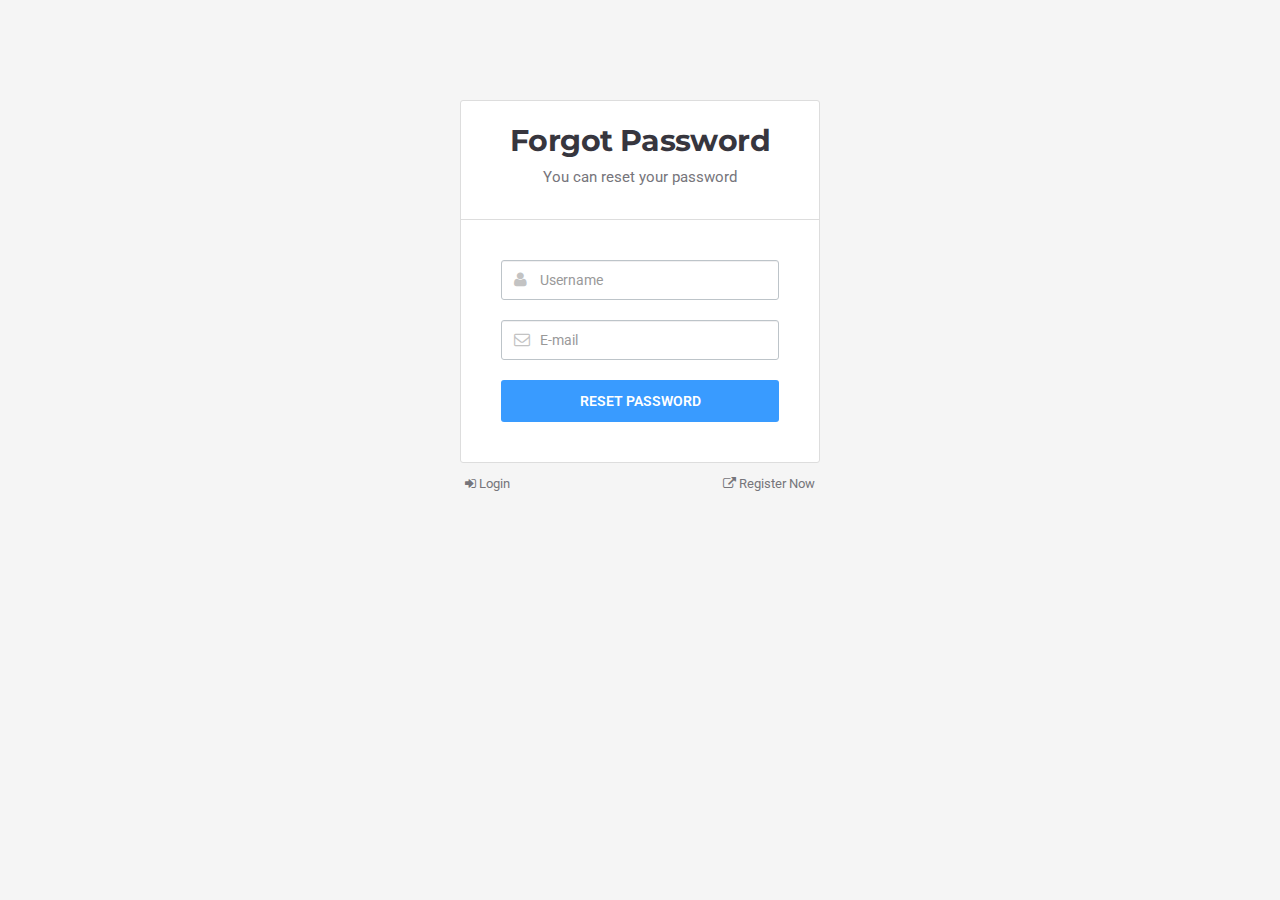
<file: frontend_base/forgot-password.html>
<!DOCTYPE html>
<html lang="en">
  <head>
  <meta charset="utf-8">
  <meta http-equiv="X-UA-Compatible" content="IE=edge">
  <meta name="viewport" content="width=device-width, initial-scale=1">
  <meta name="description" content="Kode is a Premium Bootstrap Admin Template, It's responsive, clean coded and mobile friendly">
  <meta name="keywords" content="bootstrap, admin, dashboard, flat admin template, responsive," />
  <title>Kode - Premium Bootstrap Admin Template</title>

  <!-- ========== Css Files ========== -->
  <link href="css/root.css" rel="stylesheet">
  <style type="text/css">
    body{background: #F5F5F5;}
  </style>
  </head>
  <body>

    <div class="login-form">
      <form action="index.html">
        <div class="top">
          <h1>Forgot Password</h1>
          <h4>You can reset your password</h4>
        </div>
        <div class="form-area">
          <div class="group">
            <input type="text" class="form-control" placeholder="Username">
            <i class="fa fa-user"></i>
          </div>
          <div class="group">
            <input type="text" class="form-control" placeholder="E-mail">
            <i class="fa fa-envelope-o"></i>
          </div>
          <button type="submit" class="btn btn-default btn-block">RESET PASSWORD</button>
        </div>
      </form>
      <div class="footer-links row">
        <div class="col-xs-6"><a href="#"><i class="fa fa-sign-in"></i> Login</a></div>
        <div class="col-xs-6 text-right"><a href="#"><i class="fa fa-external-link"></i> Register Now</a></div>
      </div>
    </div>

</body>
</html>
</file>
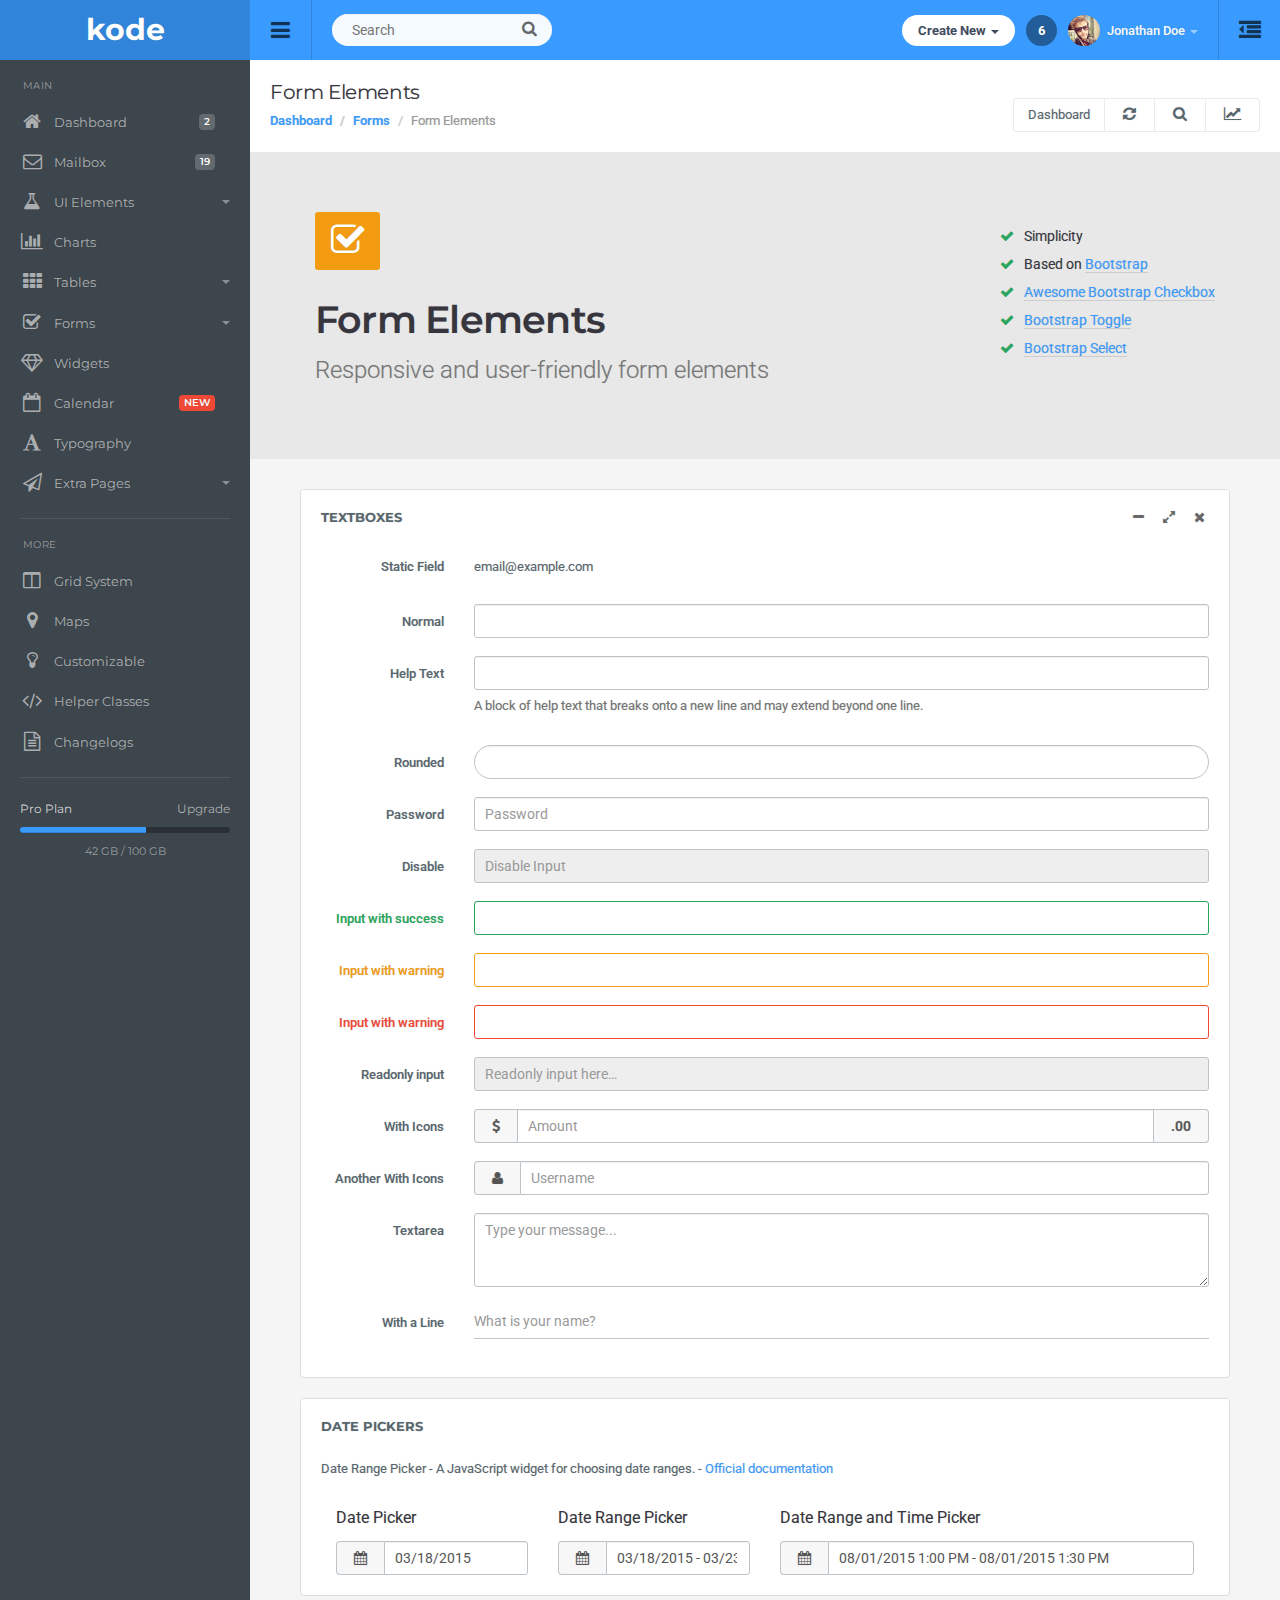
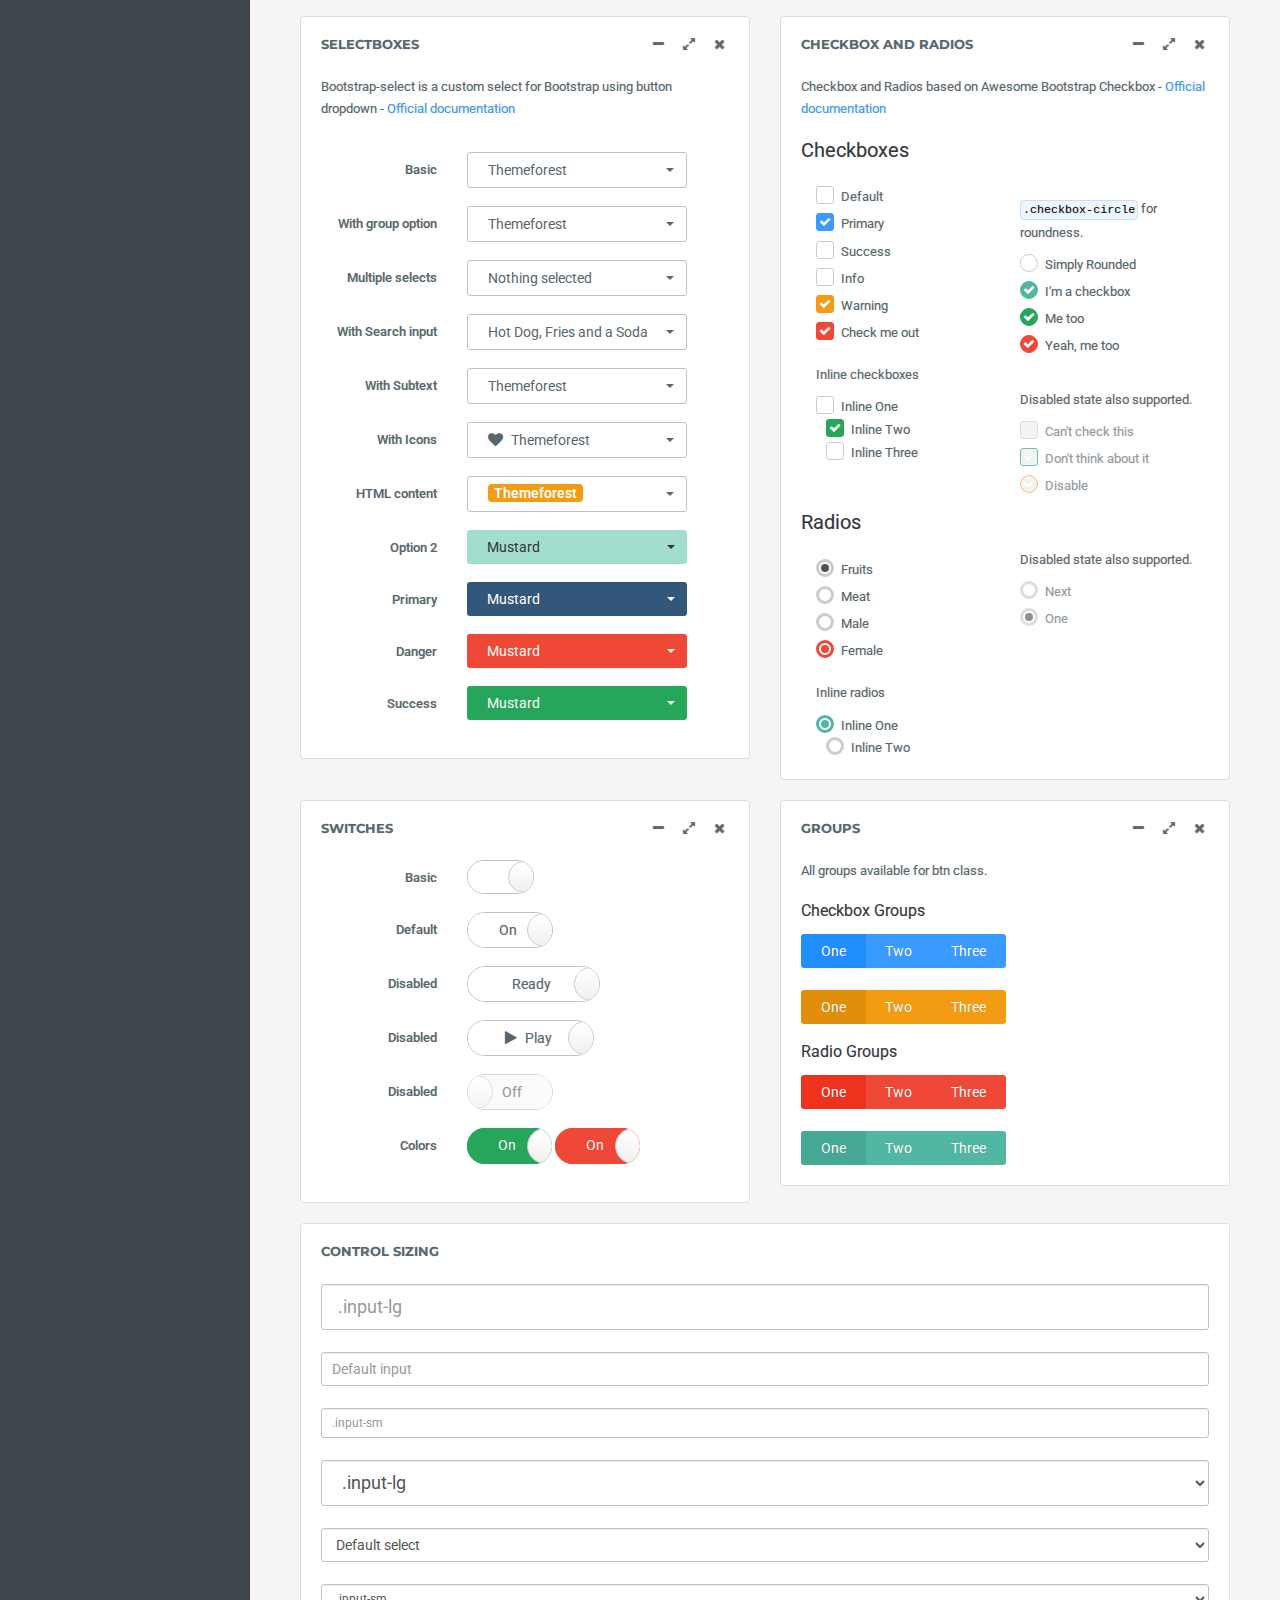
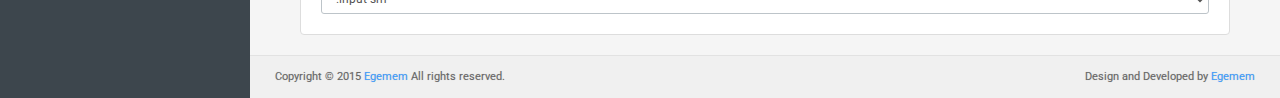
<file: frontend_base/form-elements.html>
<!DOCTYPE html>
<html lang="en">
  <head>
  <meta charset="utf-8">
  <meta http-equiv="X-UA-Compatible" content="IE=edge">
  <meta name="viewport" content="width=device-width, initial-scale=1">
  <meta name="description" content="Kode is a Premium Bootstrap Admin Template, It's responsive, clean coded and mobile friendly">
  <meta name="keywords" content="bootstrap, admin, dashboard, flat admin template, responsive," />
  <title>Kode - Premium Bootstrap Admin Template</title>

  <!-- ========== Css Files ========== -->
  <link href="css/root.css" rel="stylesheet">

  </head>
  <body>
  <!-- Start Page Loading -->
  <div class="loading"><img src="img/loading.gif" alt="loading-img"></div>
  <!-- End Page Loading -->
 <!-- //////////////////////////////////////////////////////////////////////////// --> 
  <!-- START TOP -->
  <div id="top" class="clearfix">

  	<!-- Start App Logo -->
  	<div class="applogo">
  		<a href="index.html" class="logo">kode</a>
  	</div>
  	<!-- End App Logo -->

    <!-- Start Sidebar Show Hide Button -->
    <a href="#" class="sidebar-open-button"><i class="fa fa-bars"></i></a>
    <a href="#" class="sidebar-open-button-mobile"><i class="fa fa-bars"></i></a>
    <!-- End Sidebar Show Hide Button -->

    <!-- Start Searchbox -->
    <form class="searchform">
      <input type="text" class="searchbox" id="searchbox" placeholder="Search">
      <span class="searchbutton"><i class="fa fa-search"></i></span>
    </form>
    <!-- End Searchbox -->

    <!-- Start Top Menu -->
    <ul class="topmenu">
      <li><a href="#">Files</a></li>
      <li><a href="#">Authors</a></li>
      <li class="dropdown">
        <a href="#" data-toggle="dropdown" class="dropdown-toggle">My Files <span class="caret"></span></a>
        <ul class="dropdown-menu">
          <li><a href="#">Videos</a></li>
          <li><a href="#">Pictures</a></li>
          <li><a href="#">Blog Posts</a></li>
        </ul>
      </li>
    </ul>
    <!-- End Top Menu -->

    <!-- Start Sidepanel Show-Hide Button -->
    <a href="#sidepanel" class="sidepanel-open-button"><i class="fa fa-outdent"></i></a>
    <!-- End Sidepanel Show-Hide Button -->

    <!-- Start Top Right -->
    <ul class="top-right">

    <li class="dropdown link">
      <a href="#" data-toggle="dropdown" class="dropdown-toggle hdbutton">Create New <span class="caret"></span></a>
        <ul class="dropdown-menu dropdown-menu-list">
          <li><a href="#"><i class="fa falist fa-paper-plane-o"></i>Product or Item</a></li>
          <li><a href="#"><i class="fa falist fa-font"></i>Blog Post</a></li>
          <li><a href="#"><i class="fa falist fa-file-image-o"></i>Image Gallery</a></li>
          <li><a href="#"><i class="fa falist fa-file-video-o"></i>Video Gallery</a></li>
        </ul>
    </li>

    <li class="link">
      <a href="#" class="notifications">6</a>
    </li>

    <li class="dropdown link">
      <a href="#" data-toggle="dropdown" class="dropdown-toggle profilebox"><img src="img/profileimg.png" alt="img"><b>Jonathan Doe</b><span class="caret"></span></a>
        <ul class="dropdown-menu dropdown-menu-list dropdown-menu-right">
          <li role="presentation" class="dropdown-header">Profile</li>
          <li><a href="#"><i class="fa falist fa-inbox"></i>Inbox<span class="badge label-danger">4</span></a></li>
          <li><a href="#"><i class="fa falist fa-file-o"></i>Files</a></li>
          <li><a href="#"><i class="fa falist fa-wrench"></i>Settings</a></li>
          <li class="divider"></li>
          <li><a href="#"><i class="fa falist fa-lock"></i> Lockscreen</a></li>
          <li><a href="#"><i class="fa falist fa-power-off"></i> Logout</a></li>
        </ul>
    </li>

    </ul>
    <!-- End Top Right -->

  </div>
  <!-- END TOP -->
 <!-- //////////////////////////////////////////////////////////////////////////// --> 


<!-- //////////////////////////////////////////////////////////////////////////// --> 
<!-- START SIDEBAR -->
<div class="sidebar clearfix">

<ul class="sidebar-panel nav">
  <li class="sidetitle">MAIN</li>
  <li><a href="index.html"><span class="icon color5"><i class="fa fa-home"></i></span>Dashboard<span class="label label-default">2</span></a></li>
  <li><a href="mailbox.html"><span class="icon color6"><i class="fa fa-envelope-o"></i></span>Mailbox<span class="label label-default">19</span></a></li>
  <li><a href="#"><span class="icon color7"><i class="fa fa-flask"></i></span>UI Elements<span class="caret"></span></a>
    <ul>
      <li><a href="icons.html">Icons</a></li>
      <li><a href="tabs.html">Tabs</a></li>
      <li><a href="buttons.html">Buttons</a></li>
      <li><a href="panels.html">Panels</a></li>
      <li><a href="notifications.html">Notifications</a></li>
      <li><a href="modal-boxes.html">Modal Boxes</a></li>
      <li><a href="progress-bars.html">Progress Bars</a></li>
      <li><a href="others.html">Others<span class="label label-danger">NEW</span></a></li>
    </ul>
  </li>
  <li><a href="charts.html"><span class="icon color8"><i class="fa fa-bar-chart"></i></span>Charts</a></li>
  <li><a href="#"><span class="icon color9"><i class="fa fa-th"></i></span>Tables<span class="caret"></span></a>
    <ul>
      <li><a href="basic-table.html">Basic Tables</a></li>
      <li><a href="data-table.html">Data Tables</a></li>
    </ul>
  </li>
  <li><a href="#"><span class="icon color10"><i class="fa fa-check-square-o"></i></span>Forms<span class="caret"></span></a>
    <ul>
      <li><a href="form-elements.html">Form Elements</a></li>
      <li><a href="layouts.html">Form Layouts</a></li>
      <li><a href="text-editors.html">Text Editors</a></li>
    </ul>
  </li>
  <li><a href="widgets.html"><span class="icon color11"><i class="fa fa-diamond"></i></span>Widgets</a></li>
  <li><a href="calendar.html"><span class="icon color8"><i class="fa fa-calendar-o"></i></span>Calendar<span class="label label-danger">NEW</span></a></li>
  <li><a href="typography.html"><span class="icon color12"><i class="fa fa-font"></i></span>Typography</a></li>
  <li><a href="#"><span class="icon color14"><i class="fa fa-paper-plane-o"></i></span>Extra Pages<span class="caret"></span></a>
    <ul>
      <li><a href="social-profile.html">Social Profile</a></li>
      <li><a href="invoice.html">Invoice<span class="label label-danger">NEW</span></a></li>
      <li><a href="login.html">Login Page</a></li>
      <li><a href="register.html">Register</a></li>
      <li><a href="forgot-password.html">Forgot Password</a></li>
      <li><a href="lockscreen.html">Lockscreen</a></li>
      <li><a href="blank.html">Blank Page</a></li>
      <li><a href="contact.html">Contact</a></li>
      <li><a href="404.html">404 Page</a></li>
      <li><a href="500.html">500 Page</a></li>
    </ul>
  </li>
</ul>

<ul class="sidebar-panel nav">
  <li class="sidetitle">MORE</li>
  <li><a href="grid.html"><span class="icon color15"><i class="fa fa-columns"></i></span>Grid System</a></li>
  <li><a href="maps.html"><span class="icon color7"><i class="fa fa-map-marker"></i></span>Maps</a></li>
  <li><a href="customizable.html"><span class="icon color10"><i class="fa fa-lightbulb-o"></i></span>Customizable</a></li>
  <li><a href="helper-classes.html"><span class="icon color8"><i class="fa fa-code"></i></span>Helper Classes</a></li>
  <li><a href="changelogs.html"><span class="icon color12"><i class="fa fa-file-text-o"></i></span>Changelogs</a></li>
</ul>

<div class="sidebar-plan">
  Pro Plan<a href="#" class="link">Upgrade</a>
  <div class="progress">
  <div class="progress-bar" role="progressbar" aria-valuenow="60" aria-valuemin="0" aria-valuemax="100" style="width: 60%;">
  </div>
</div>
<span class="space">42 GB / 100 GB</span>
</div>

</div>
<!-- END SIDEBAR -->
<!-- //////////////////////////////////////////////////////////////////////////// --> 


 <!-- //////////////////////////////////////////////////////////////////////////// --> 
<!-- START CONTENT -->
<div class="content">

  <!-- Start Page Header -->
  <div class="page-header">
    <h1 class="title">Form Elements</h1>
      <ol class="breadcrumb">
        <li><a href="index.html">Dashboard</a></li>
        <li><a href="#">Forms</a></li>
        <li class="active">Form Elements</li>
      </ol>

    <!-- Start Page Header Right Div -->
    <div class="right">
      <div class="btn-group" role="group" aria-label="...">
        <a href="index.html" class="btn btn-light">Dashboard</a>
        <a href="#" class="btn btn-light"><i class="fa fa-refresh"></i></a>
        <a href="#" class="btn btn-light"><i class="fa fa-search"></i></a>
        <a href="#" class="btn btn-light" id="topstats"><i class="fa fa-line-chart"></i></a>
      </div>
    </div>
    <!-- End Page Header Right Div -->

  </div>
  <!-- End Page Header -->

  <!-- Start Presentation -->
  <div class="row presentation">

    <div class="col-lg-8 col-md-6 titles">
      <span class="icon color9-bg"><i class="fa fa-check-square-o"></i></span>
      <h1>Form Elements</h1>
      <h4>Responsive and user-friendly form elements</h4>
    </div>

    <div class="col-lg-4 col-md-6">
      <ul class="list-unstyled list">
        <li><i class="fa fa-check"></i>Simplicity<li>
        <li><i class="fa fa-check"></i>Based on <a href="http://getbootstrap.com/" target="_blank">Bootstrap</a><li>
        <li><i class="fa fa-check"></i><a href="https://github.com/flatlogic/awesome-bootstrap-checkbox" target="_blank">Awesome Bootstrap Checkbox</a><li>
        <li><i class="fa fa-check"></i><a href="http://www.bootstraptoggle.com/" target="_blank">Bootstrap Toggle</a><li>
        <li><i class="fa fa-check"></i><a href="http://silviomoreto.github.io/bootstrap-select/" target="_blank">Bootstrap Select</a><li>
      </ul>
    </div>

  </div>
  <!-- End Presentation -->


 <!-- //////////////////////////////////////////////////////////////////////////// --> 
<!-- START CONTAINER -->
<div class="container-padding">


  
  <!-- Start Row -->
  <div class="row">

    <div class="col-md-12">
      <div class="panel panel-default">

        <div class="panel-title">
          Textboxes
          <ul class="panel-tools">
            <li><a class="icon minimise-tool"><i class="fa fa-minus"></i></a></li>
            <li><a class="icon expand-tool"><i class="fa fa-expand"></i></a></li>
            <li><a class="icon closed-tool"><i class="fa fa-times"></i></a></li>
          </ul>
        </div>

            <div class="panel-body">
              <form class="form-horizontal">

                <div class="form-group">
                  <label class="col-sm-2 control-label form-label">Static Field</label>
                  <div class="col-sm-10">
                    <p class="form-control-static">email@example.com</p>
                  </div>
                </div>

                <div class="form-group">
                  <label for="input002" class="col-sm-2 control-label form-label">Normal</label>
                  <div class="col-sm-10">
                    <input type="text" class="form-control" id="input002">
                  </div>
                </div>

                <div class="form-group">
                  <label for="input001" class="col-sm-2 control-label form-label">Help Text</label>
                  <div class="col-sm-10">
                    <input type="text" class="form-control" id="input001">
                    <span id="helpBlock" class="help-block">A block of help text that breaks onto a new line and may extend beyond one line.</span>
                  </div>
                </div>

                <div class="form-group">
                  <label for="input2" class="col-sm-2 control-label form-label">Rounded</label>
                  <div class="col-sm-10">
                    <input type="text" class="form-control form-control-radius" id="input2">
                  </div>
                </div>

                <div class="form-group">
                  <label for="input3" class="col-sm-2 control-label form-label">Password</label>
                  <div class="col-sm-10">
                    <input type="password" class="form-control" id="input3" placeholder="Password">
                  </div>
                </div>

                <div class="form-group">
                  <label for="input4" class="col-sm-2 control-label form-label">Disable</label>
                  <div class="col-sm-10">
                    <input type="text" class="form-control" id="input4" placeholder="Disable Input" disabled>
                  </div>
                </div>

                <div class="form-group has-success">
                  <label for="input6" class="col-sm-2 control-label form-label">Input with success</label>
                  <div class="col-sm-10">
                      <input type="text" class="form-control" id="input6">
                  </div>
                </div>

                <div class="form-group has-warning">
                  <label for="input7" class="col-sm-2 control-label form-label">Input with warning</label>
                  <div class="col-sm-10">
                      <input type="text" class="form-control" id="input7">
                  </div>
                </div>

                <div class="form-group has-error">
                  <label for="input8" class="col-sm-2 control-label form-label">Input with warning</label>
                  <div class="col-sm-10">
                      <input type="text" class="form-control" id="input8">
                  </div>
                </div>

                <div class="form-group">
                  <label class="col-sm-2 control-label form-label">Readonly input</label>
                  <div class="col-sm-10">
                    <input class="form-control" type="text" placeholder="Readonly input here…" readonly>
                  </div>
                </div>

                <div class="form-group">
                  <label for="exampleInputAmount" class="col-sm-2 control-label form-label">With Icons</label>
                  <div class="col-sm-10">
                    <label class="sr-only" for="exampleInputAmount">Amount (in dollars)</label>
                    <div class="input-group">
                      <div class="input-group-addon"><i class="fa fa-usd"></i></div>
                      <input type="text" class="form-control" id="exampleInputAmount" placeholder="Amount">
                      <div class="input-group-addon">.00</div>
                    </div>
                  </div>
                </div>

                <div class="form-group">
                  <label for="exampleInputAmount2" class="col-sm-2 control-label form-label">Another With Icons</label>
                  <div class="col-sm-10">
                    <label class="sr-only" for="exampleInputAmount2">Login</label>
                    <div class="input-group">
                      <div class="input-group-addon"><i class="fa fa-user"></i></div>
                      <input type="text" class="form-control" id="exampleInputAmount2" placeholder="Username">
                    </div>
                  </div>
                </div>

                <div class="form-group">
                  <label class="col-sm-2 control-label form-label">Textarea</label>
                  <div class="col-sm-10">
                      <textarea class="form-control" rows="3" id="textarea1" placeholder="Type your message..."></textarea>
                  </div>
                </div>

                <div class="form-group">
                  <label class="col-sm-2 control-label form-label">With a Line</label>
                  <div class="col-sm-10">
                    <input type="text" class="form-control form-control-line" placeholder="What is your name?">
                  </div>
                </div>


              </form> 

            </div>

      </div>
    </div>

  </div>
  <!-- End Row -->



  <!-- Start Row -->
  <div class="row">
    <div class="col-md-12">
      <div class="panel panel-default">
        <div class="panel-title">Date Pickers</div>
            <div class="panel-body">

              <p>Date Range Picker - A JavaScript widget for choosing date ranges. - <a href="http://www.daterangepicker.com/" target="_blank">Official documentation</a></p>

              <div class="col-md-12 col-lg-3">
                <h5>Date Picker</h5>
                 <form class="form-horizontal">
                   <fieldset>
                    <div class="control-group">
                      <div class="controls">
                       <div class="input-prepend input-group">
                         <span class="add-on input-group-addon"><i class="fa fa-calendar"></i></span>
                         <input type="text" id="date-picker" class="form-control" value="03/18/2015"/> 
                       </div>
                      </div>
                    </div>
                   </fieldset>
                 </form>
              </div>
              
              <div class="col-md-12 col-lg-3">
                <h5>Date Range Picker</h5>
                 <form class="form-horizontal">
                   <fieldset>
                    <div class="control-group">
                      <div class="controls">
                       <div class="input-prepend input-group">
                         <span class="add-on input-group-addon"><i class="fa fa-calendar"></i></span>
                         <input type="text" id="date-range-picker" class="form-control" value="03/18/2015 - 03/23/2015" /> 
                       </div>
                      </div>
                    </div>
                   </fieldset>
                 </form>
              </div>
              
              <div class="col-md-12 col-lg-6">
                <h5>Date Range and Time Picker</h5>
                 <form class="form-horizontal">
                   <fieldset>
                    <div class="control-group">
                      <div class="controls">
                       <div class="input-prepend input-group">
                         <span class="add-on input-group-addon"><i class="fa fa-calendar"></i></span>
                         <input type="text" id="date-range-and-time-picker" class="form-control" value="08/01/2015 1:00 PM - 08/01/2015 1:30 PM"  class="span4"/>
                       </div>
                      </div>
                    </div>
                   </fieldset>
                 </form>
              </div>
              

            </div>
      </div>
    </div>
  </div>
  <!-- End Row -->



  
  <!-- Start Row -->
  <div class="row">

    <div class="col-md-12 col-lg-6">
      <div class="panel panel-default">

        <div class="panel-title">
          Selectboxes
          <ul class="panel-tools">
            <li><a class="icon minimise-tool"><i class="fa fa-minus"></i></a></li>
            <li><a class="icon expand-tool"><i class="fa fa-expand"></i></a></li>
            <li><a class="icon closed-tool"><i class="fa fa-times"></i></a></li>
          </ul>
        </div>

            <div class="panel-body">

              <p>Bootstrap-select is a custom select for Bootstrap using button dropdown - <a href="http://silviomoreto.github.io/bootstrap-select" target="_blank">Official documentation</a><br><br></p>

              <form class="form-horizontal">

                <div class="form-group">
                  <label class="col-sm-4 control-label form-label">Basic</label>
                  <div class="col-sm-8">
                    <select class="selectpicker">
                        <option>Themeforest</option>
                        <option>Codecanyon</option>
                        <option>Photodune</option>
                        <option>Graphicriver</option>
                        <option>Activeden</option>
                      </select>                  
                  </div>
                </div>

                <div class="form-group">
                  <label class="col-sm-4 control-label form-label">With group option</label>
                  <div class="col-sm-8">
                   <select class="selectpicker">
                      <optgroup label="Marketplace">
                        <option>Themeforest</option>
                        <option>Codecanyon</option>
                        <option>Photodune</option>
                        <option>Graphicriver</option>
                        <option>Activeden</option>
                      </optgroup>
                      <optgroup label="Community">
                        <option>Forums</option>
                        <option>Blog</option>
                        <option>Meetups</option>
                      </optgroup>
                    </select>                             
                  </div>
                </div>

                <div class="form-group">
                  <label class="col-sm-4 control-label form-label">Multiple selects</label>
                  <div class="col-sm-8">
                    <select class="selectpicker" multiple>
                        <option>Themeforest</option>
                        <option>Codecanyon</option>
                        <option>Photodune</option>
                        <option>Graphicriver</option>
                        <option>Activeden</option>
                      </select>
                  </div>
                </div>

                <div class="form-group">
                  <label class="col-sm-4 control-label form-label">With Search input</label>
                  <div class="col-sm-8">
                    <select class="selectpicker" data-live-search="true">
                      <option>Hot Dog, Fries and a Soda</option>
                      <option>Burger, Shake and a Smile</option>
                      <option>Sugar, Spice and all things nice</option>
                    </select>
                  </div>
                </div>

                <div class="form-group">
                  <label class="col-sm-4 control-label form-label">With Subtext</label>
                  <div class="col-sm-8">
                    <select class="selectpicker">
                        <option data-subtext="Theme">Themeforest</option>
                        <option data-subtext="Codes">Codecanyon</option>
                        <option data-subtext="Design">Graphicriver</option>
                      </select>                  
                  </div>
                </div>

                <div class="form-group">
                  <label class="col-sm-4 control-label form-label">With Icons</label>
                  <div class="col-sm-8">
                    <select class="selectpicker">
                        <option data-icon="fa fa-heart">Themeforest</option>
                        <option data-icon="fa fa-flask">Codecanyon</option>
                        <option data-icon="fa fa-fire">Graphicriver</option>
                      </select>                  
                  </div>
                </div>

                <div class="form-group">
                  <label class="col-sm-4 control-label form-label">HTML content</label>
                  <div class="col-sm-8">
                    <select class="selectpicker">
                        <option data-content="<span class='label label-warning'>Themeforest</span>">Themeforest</option>
                        <option data-content="<span class='label label-danger'>Codecanyon</span>">Codecanyon</option>
                        <option data-content="<span class='label label-success'>Graphicriver</span>">Graphicriver</option>
                      </select>                  
                  </div>
                </div>

              </form> 


              <form class="form-horizontal">

                <div class="form-group">
                  <label class="col-sm-4 control-label form-label">Option 2</label>
                  <div class="col-sm-8">
                    <select class="selectpicker" data-style="btn-option2">
                        <option>Mustard</option>
                        <option>Ketchup</option>
                        <option>Relish</option>
                      </select>                  
                  </div>
                </div>

                <div class="form-group">
                  <label class="col-sm-4 control-label form-label">Primary</label>
                  <div class="col-sm-8">
                    <select class="selectpicker" data-style="btn-primary">
                        <option>Mustard</option>
                        <option>Ketchup</option>
                        <option>Relish</option>
                      </select>                  
                  </div>
                </div>

                <div class="form-group">
                  <label class="col-sm-4 control-label form-label">Danger</label>
                  <div class="col-sm-8">
                    <select class="selectpicker" data-style="btn-danger">
                        <option>Mustard</option>
                        <option>Ketchup</option>
                        <option>Relish</option>
                      </select>                  
                  </div>
                </div>

                <div class="form-group">
                  <label class="col-sm-4 control-label form-label">Success</label>
                  <div class="col-sm-8">
                    <select class="selectpicker" data-style="btn-success">
                        <option>Mustard</option>
                        <option>Ketchup</option>
                        <option>Relish</option>
                      </select>                  
                  </div>
                </div>

              </form> 


            </div>

      </div>
    </div>



    <div class="col-md-12 col-lg-6">
      <div class="panel panel-default">

        <div class="panel-title">
          Checkbox and Radios
          <ul class="panel-tools">
            <li><a class="icon minimise-tool"><i class="fa fa-minus"></i></a></li>
            <li><a class="icon expand-tool"><i class="fa fa-expand"></i></a></li>
            <li><a class="icon closed-tool"><i class="fa fa-times"></i></a></li>
          </ul>
        </div>

            <div class="panel-body">
              <p>Checkbox and Radios based on Awesome Bootstrap Checkbox - <a href="https://github.com/flatlogic/awesome-bootstrap-checkbox" target="_blank">Official documentation</a></p>
              <h4>Checkboxes</h4>
              <div class="col-md-6">

                    <div class="checkbox">
                        <input id="checkbox101" type="checkbox">
                        <label for="checkbox101">
                            Default
                        </label>
                    </div>
                    <div class="checkbox checkbox-primary">
                        <input id="checkbox102" type="checkbox" checked>
                        <label for="checkbox102">
                            Primary
                        </label>
                    </div>
                    <div class="checkbox checkbox-success">
                        <input id="checkbox103" type="checkbox">
                        <label for="checkbox103">
                            Success
                        </label>
                    </div>
                    <div class="checkbox checkbox-info">
                        <input id="checkbox104" type="checkbox">
                        <label for="checkbox104">
                            Info
                        </label>
                    </div>
                    <div class="checkbox checkbox-warning">
                        <input id="checkbox105" type="checkbox" checked>
                        <label for="checkbox105">
                            Warning
                        </label>
                    </div>
                    <div class="checkbox checkbox-danger">
                        <input id="checkbox106" type="checkbox" checked>
                        <label for="checkbox106">
                            Check me out
                        </label>
                    </div>
                    <p class="margin-t-20">Inline checkboxes</p>
                    <div class="checkbox checkbox-inline">
                        <input type="checkbox" id="inlineCheckbox11" value="option1">
                        <label for="inlineCheckbox11"> Inline One </label>
                    </div>
                    <div class="checkbox checkbox-success checkbox-inline">
                        <input type="checkbox" id="inlineCheckbox12" value="option1" checked>
                        <label for="inlineCheckbox12"> Inline Two </label>
                    </div>
                    <div class="checkbox checkbox-inline">
                        <input type="checkbox" id="inlineCheckbox13" value="option1">
                        <label for="inlineCheckbox13"> Inline Three </label>
                    </div>


              </div>

              <div class="col-md-6">

                    <p>
                        <br><code>.checkbox-circle</code> for roundness.
                    </p>
                    <div class="checkbox checkbox-circle">
                        <input id="checkbox77" type="checkbox">
                        <label for="checkbox77">
                            Simply Rounded
                        </label>
                    </div>
                    <div class="checkbox checkbox-info checkbox-circle">
                        <input id="checkbox88" type="checkbox" checked>
                        <label for="checkbox88">
                            I'm a checkbox
                        </label>
                    </div>
                    <div class="checkbox checkbox-success checkbox-circle">
                        <input id="checkbox55" type="checkbox" checked>
                        <label for="checkbox55">
                            Me too
                        </label>
                    </div>
                    <div class="checkbox checkbox-danger checkbox-circle">
                        <input id="checkbox66" type="checkbox" checked>
                        <label for="checkbox66">
                            Yeah, me too
                        </label>
                    </div>

                    <p>
                        <br>Disabled state also supported.
                    </p>
                    <div class="checkbox">
                        <input id="checkbox9" type="checkbox" disabled>
                        <label for="checkbox9">
                            Can't check this
                        </label>
                    </div>
                    <div class="checkbox checkbox-success">
                        <input id="checkbox10" type="checkbox" disabled checked>
                        <label for="checkbox10">
                            Don't think about it
                        </label>
                    </div>
                    <div class="checkbox checkbox-warning checkbox-circle">
                        <input id="checkbox11" type="checkbox" disabled checked>
                        <label for="checkbox11">
                            Disable
                        </label>
                    </div>

              </div>

              <h4>Radios</h4>
              <div class="col-md-6">
                    <div class="radio">
                        <input type="radio" name="radio1" id="radio1" value="option1" checked>
                        <label for="radio1">
                            Fruits
                        </label>
                    </div>
                    <div class="radio radio-warning">
                        <input type="radio" name="radio1" id="radio2" value="option2">
                        <label for="radio2">
                            Meat
                        </label>
                    </div>
                    <div class="radio radio-danger">
                        <input type="radio" name="radio2" id="radio3" value="option1">
                        <label for="radio3">
                            Male
                        </label>
                    </div>
                    <div class="radio radio-danger">
                        <input type="radio" name="radio2" id="radio4" value="option2" checked>
                        <label for="radio4">
                            Female
                        </label>
                    </div>

                    <p class="margin-t-20">Inline radios</p>
                    
                    <div class="radio radio-info radio-inline">
                        <input type="radio" id="inlineRadio1" value="option1" name="radioInline" checked>
                        <label for="inlineRadio1"> Inline One </label>
                    </div>
                    <div class="radio radio-inline">
                        <input type="radio" id="inlineRadio2" value="option1" name="radioInline">
                        <label for="inlineRadio2"> Inline Two </label>
                    </div>
              </div>


              <div class="col-md-6">
                    <p>Disabled state also supported.</p>
                    <div class="radio radio-danger">
                        <input type="radio" name="radio3" id="radio5" value="option1" disabled>
                        <label for="radio5">
                            Next
                        </label>
                    </div>
                    <div class="radio">
                        <input type="radio" name="radio3" id="radio6" value="option2" checked disabled>
                        <label for="radio6">
                            One
                        </label>
                    </div>
              </div>


            </div>

      </div>
    </div>



  </div>
  <!-- End Row -->




  
  <!-- Start Row -->
  <div class="row">

    <div class="col-md-6">
      <div class="panel panel-default">

        <div class="panel-title">
          Switches
          <ul class="panel-tools">
            <li><a class="icon minimise-tool"><i class="fa fa-minus"></i></a></li>
            <li><a class="icon expand-tool"><i class="fa fa-expand"></i></a></li>
            <li><a class="icon closed-tool"><i class="fa fa-times"></i></a></li>
          </ul>
        </div>

            <div class="panel-body">
              <form class="form-horizontal">
                
                  
                <div class="form-group">
                  <label class="col-sm-4 control-label form-label">Basic</label>
                  <div class="col-sm-8">
                    <input type="checkbox" checked data-toggle="toggle" data-on=" " data-off=" ">
                  </div>
                </div>
                  
                <div class="form-group">
                  <label class="col-sm-4 control-label form-label">Default</label>
                  <div class="col-sm-8">
                    <input type="checkbox" checked data-toggle="toggle">
                  </div>
                </div>

                <div class="form-group">
                  <label class="col-sm-4 control-label form-label">Disabled</label>
                  <div class="col-sm-8">
                    <input type="checkbox" checked data-toggle="toggle" data-on="Ready" data-off="Not Ready">
                  </div>
                </div>

                <div class="form-group">
                  <label class="col-sm-4 control-label form-label">Disabled</label>
                  <div class="col-sm-8">
                    <input type="checkbox" checked data-toggle="toggle" data-on="<i class='fa fa-play'></i> Play" data-off="<i class='fa fa-pause'></i> Pause">
                  </div>
                </div>

                <div class="form-group">
                  <label class="col-sm-4 control-label form-label">Disabled</label>
                  <div class="col-sm-8">
                    <input type="checkbox" disabled data-toggle="toggle">
                  </div>
                </div>
                  
                <div class="form-group">
                  <label class="col-sm-4 control-label form-label">Colors</label>
                  <div class="col-sm-8">
                    <input type="checkbox" checked data-toggle="toggle" data-onstyle="success">
                    <input type="checkbox" checked data-toggle="toggle" data-onstyle="danger">
                  </div>
                </div>


              </form> 

            </div>

      </div>
    </div>




    <div class="col-md-6">

      <div class="panel panel-default">

        <div class="panel-title">
          Groups
          <ul class="panel-tools">
            <li><a class="icon minimise-tool"><i class="fa fa-minus"></i></a></li>
            <li><a class="icon expand-tool"><i class="fa fa-expand"></i></a></li>
            <li><a class="icon closed-tool"><i class="fa fa-times"></i></a></li>
          </ul>
        </div>

            <div class="panel-body">
              <p>All groups available for btn class.</p>
              <h5>Checkbox Groups</h5>
                  <div class="btn-group" data-toggle="buttons">
                    <label class="btn btn-default active">
                      <input type="checkbox"> One
                    </label>
                    <label class="btn btn-default">
                      <input type="checkbox"> Two
                    </label>
                    <label class="btn btn-default">
                      <input type="checkbox"> Three
                    </label>
                  </div>
              <br><br>
                  <div class="btn-group" data-toggle="buttons">
                    <label class="btn btn-warning active">
                      <input type="checkbox"> One
                    </label>
                    <label class="btn btn-warning">
                      <input type="checkbox"> Two
                    </label>
                    <label class="btn btn-warning">
                      <input type="checkbox"> Three
                    </label>
                  </div>

              <h5>Radio Groups</h5>
                  <div class="btn-group" data-toggle="buttons">
                    <label class="btn btn-danger active">
                      <input type="radio" name="options" id="option1"> One
                    </label>
                    <label class="btn btn-danger">
                      <input type="radio" name="options" id="option2"> Two
                    </label>
                    <label class="btn btn-danger">
                      <input type="radio" name="options" id="option3"> Three
                    </label>
                  </div>
              <br><br>
                  <div class="btn-group" data-toggle="buttons">
                    <label class="btn btn-info active">
                      <input type="radio" name="options" id="option11"> One
                    </label>
                    <label class="btn btn-info">
                      <input type="radio" name="options" id="option12"> Two
                    </label>
                    <label class="btn btn-info">
                      <input type="radio" name="options" id="option13"> Three
                    </label>
                  </div>

            </div>

      </div>

    </div>





  </div>
  <!-- End Row -->





  <!-- Start Row -->
  <div class="row">
  </div>
  <!-- End Row -->

  <!-- Start Row -->
  <div class="row">
    <div class="col-md-12">
      <div class="panel panel-default">
        <div class="panel-title">Control Sizing</div>
            <div class="panel-body">

                <form>
                  <div class="controls">
                    <input class="form-control input-lg" type="text" placeholder=".input-lg"><br>
                    <input type="text" class="form-control" placeholder="Default input"><br>
                    <input class="form-control input-sm" type="text" placeholder=".input-sm"><br>

                    <select class="form-control input-lg">
                      <option value="">.input-lg</option>
                    </select>
                    <br>
                    <select class="form-control">
                      <option value="">Default select</option>
                    </select>
                    <br>
                    <select class="form-control input-sm">
                      <option value="">.input-sm</option>
                    </select>
                  </div>
                </form>

            </div>
      </div>
    </div>
  </div>
  <!-- End Row -->





</div>
<!-- END CONTAINER -->
 <!-- //////////////////////////////////////////////////////////////////////////// --> 


<!-- Start Footer -->
<div class="row footer">
  <div class="col-md-6 text-left">
  Copyright © 2015 <a href="http://themeforest.net/user/egemem/portfolio" target="_blank">Egemem</a> All rights reserved.
  </div>
  <div class="col-md-6 text-right">
    Design and Developed by <a href="http://themeforest.net/user/egemem/portfolio" target="_blank">Egemem</a>
  </div> 
</div>
<!-- End Footer -->


</div>
<!-- End Content -->
 <!-- //////////////////////////////////////////////////////////////////////////// --> 

<!-- //////////////////////////////////////////////////////////////////////////// --> 
<!-- START SIDEPANEL -->
<div role="tabpanel" class="sidepanel">

  <!-- Nav tabs -->
  <ul class="nav nav-tabs" role="tablist">
    <li role="presentation" class="active"><a href="#today" aria-controls="today" role="tab" data-toggle="tab">TODAY</a></li>
    <li role="presentation"><a href="#tasks" aria-controls="tasks" role="tab" data-toggle="tab">TASKS</a></li>
    <li role="presentation"><a href="#chat" aria-controls="chat" role="tab" data-toggle="tab">CHAT</a></li>
  </ul>

  <!-- Tab panes -->
  <div class="tab-content">

    <!-- Start Today -->
    <div role="tabpanel" class="tab-pane active" id="today">

      <div class="sidepanel-m-title">
        Today
        <span class="left-icon"><a href="#"><i class="fa fa-refresh"></i></a></span>
        <span class="right-icon"><a href="#"><i class="fa fa-file-o"></i></a></span>
      </div>

      <div class="gn-title">NEW</div>

      <ul class="list-w-title">
        <li>
          <a href="#">
            <span class="label label-danger">ORDER</span>
            <span class="date">9 hours ago</span>
            <h4>New Jacket 2.0</h4>
            Etiam auctor porta augue sit amet facilisis. Sed libero nisi, scelerisque.
          </a>
        </li>
        <li>
          <a href="#">
            <span class="label label-success">COMMENT</span>
            <span class="date">14 hours ago</span>
            <h4>Bill Jackson</h4>
            Etiam auctor porta augue sit amet facilisis. Sed libero nisi, scelerisque.
          </a>
        </li>
        <li>
          <a href="#">
            <span class="label label-info">MEETING</span>
            <span class="date">at 2:30 PM</span>
            <h4>Developer Team</h4>
            Etiam auctor porta augue sit amet facilisis. Sed libero nisi, scelerisque.
          </a>
        </li>
        <li>
          <a href="#">
            <span class="label label-warning">EVENT</span>
            <span class="date">3 days left</span>
            <h4>Birthday Party</h4>
            Etiam auctor porta augue sit amet facilisis. Sed libero nisi, scelerisque.
          </a>
        </li>
      </ul>

    </div>
    <!-- End Today -->

    <!-- Start Tasks -->
    <div role="tabpanel" class="tab-pane" id="tasks">

      <div class="sidepanel-m-title">
        To-do List
        <span class="left-icon"><a href="#"><i class="fa fa-pencil"></i></a></span>
        <span class="right-icon"><a href="#"><i class="fa fa-trash"></i></a></span>
      </div>

      <div class="gn-title">TODAY</div>

      <ul class="todo-list">
        <li class="checkbox checkbox-primary">
          <input id="checkboxside1" type="checkbox"><label for="checkboxside1">Add new products</label>
        </li>
        
        <li class="checkbox checkbox-primary">
          <input id="checkboxside2" type="checkbox"><label for="checkboxside2"><b>May 12, 6:30 pm</b> Meeting with Team</label>
        </li>
        
        <li class="checkbox checkbox-warning">
          <input id="checkboxside3" type="checkbox"><label for="checkboxside3">Design Facebook page</label>
        </li>
        
        <li class="checkbox checkbox-info">
          <input id="checkboxside4" type="checkbox"><label for="checkboxside4">Send Invoice to customers</label>
        </li>
        
        <li class="checkbox checkbox-danger">
          <input id="checkboxside5" type="checkbox"><label for="checkboxside5">Meeting with developer team</label>
        </li>
      </ul>

      <div class="gn-title">TOMORROW</div>
      <ul class="todo-list">
        <li class="checkbox checkbox-warning">
          <input id="checkboxside6" type="checkbox"><label for="checkboxside6">Redesign our company blog</label>
        </li>
        
        <li class="checkbox checkbox-success">
          <input id="checkboxside7" type="checkbox"><label for="checkboxside7">Finish client work</label>
        </li>
        
        <li class="checkbox checkbox-info">
          <input id="checkboxside8" type="checkbox"><label for="checkboxside8">Call Johnny from Developer Team</label>
        </li>

      </ul>
    </div>    
    <!-- End Tasks -->

    <!-- Start Chat -->
    <div role="tabpanel" class="tab-pane" id="chat">

      <div class="sidepanel-m-title">
        Friend List
        <span class="left-icon"><a href="#"><i class="fa fa-pencil"></i></a></span>
        <span class="right-icon"><a href="#"><i class="fa fa-trash"></i></a></span>
      </div>

      <div class="gn-title">ONLINE MEMBERS (3)</div>
      <ul class="group">
        <li class="member"><a href="#"><img src="img/profileimg.png" alt="img"><b>Allice Mingham</b>Los Angeles</a><span class="status online"></span></li>
        <li class="member"><a href="#"><img src="img/profileimg2.png" alt="img"><b>James Throwing</b>Las Vegas</a><span class="status busy"></span></li>
        <li class="member"><a href="#"><img src="img/profileimg3.png" alt="img"><b>Fred Stonefield</b>New York</a><span class="status away"></span></li>
        <li class="member"><a href="#"><img src="img/profileimg4.png" alt="img"><b>Chris M. Johnson</b>California</a><span class="status online"></span></li>
      </ul>

      <div class="gn-title">OFFLINE MEMBERS (8)</div>
     <ul class="group">
        <li class="member"><a href="#"><img src="img/profileimg5.png" alt="img"><b>Allice Mingham</b>Los Angeles</a><span class="status offline"></span></li>
        <li class="member"><a href="#"><img src="img/profileimg6.png" alt="img"><b>James Throwing</b>Las Vegas</a><span class="status offline"></span></li>
      </ul>

      <form class="search">
        <input type="text" class="form-control" placeholder="Search a Friend...">
      </form>
    </div>
    <!-- End Chat -->

  </div>

</div>
<!-- END SIDEPANEL -->
<!-- //////////////////////////////////////////////////////////////////////////// --> 


<!-- ================================================
jQuery Library
================================================ -->
<script type="text/javascript" src="js/jquery.min.js"></script>

<!-- ================================================
Bootstrap Core JavaScript File
================================================ -->
<script src="js/bootstrap/bootstrap.min.js"></script>

<!-- ================================================
Plugin.js - Some Specific JS codes for Plugin Settings
================================================ -->
<script type="text/javascript" src="js/plugins.js"></script>

<!-- ================================================
Bootstrap Select
================================================ -->
<script type="text/javascript" src="js/bootstrap-select/bootstrap-select.js"></script>

<!-- ================================================
Bootstrap Toggle
================================================ -->
<script type="text/javascript" src="js/bootstrap-toggle/bootstrap-toggle.min.js"></script>

<!-- ================================================
Moment.js
================================================ -->
<script type="text/javascript" src="js/moment/moment.min.js"></script>

<!-- ================================================
Bootstrap Date Range Picker
================================================ -->
<script type="text/javascript" src="js/date-range-picker/daterangepicker.js"></script>


<!-- Basic Date Range Picker -->
<script type="text/javascript">
$(document).ready(function() {
  $('#date-range-picker').daterangepicker(null, function(start, end, label) {
    console.log(start.toISOString(), end.toISOString(), label);
  });
});
</script>

<!-- Basic Single Date Picker -->
<script type="text/javascript">
$(document).ready(function() {
  $('#date-picker').daterangepicker({ singleDatePicker: true }, function(start, end, label) {
    console.log(start.toISOString(), end.toISOString(), label);
  });
});
</script>

<!-- Date Range and Time Picker -->
<script type="text/javascript">
$(document).ready(function() {
  $('#date-range-and-time-picker').daterangepicker({
    timePicker: true,
    timePickerIncrement: 30,
    format: 'MM/DD/YYYY h:mm A'
  }, function(start, end, label) {
    console.log(start.toISOString(), end.toISOString(), label);
  });
});
</script>

</body>
</html>
</file>
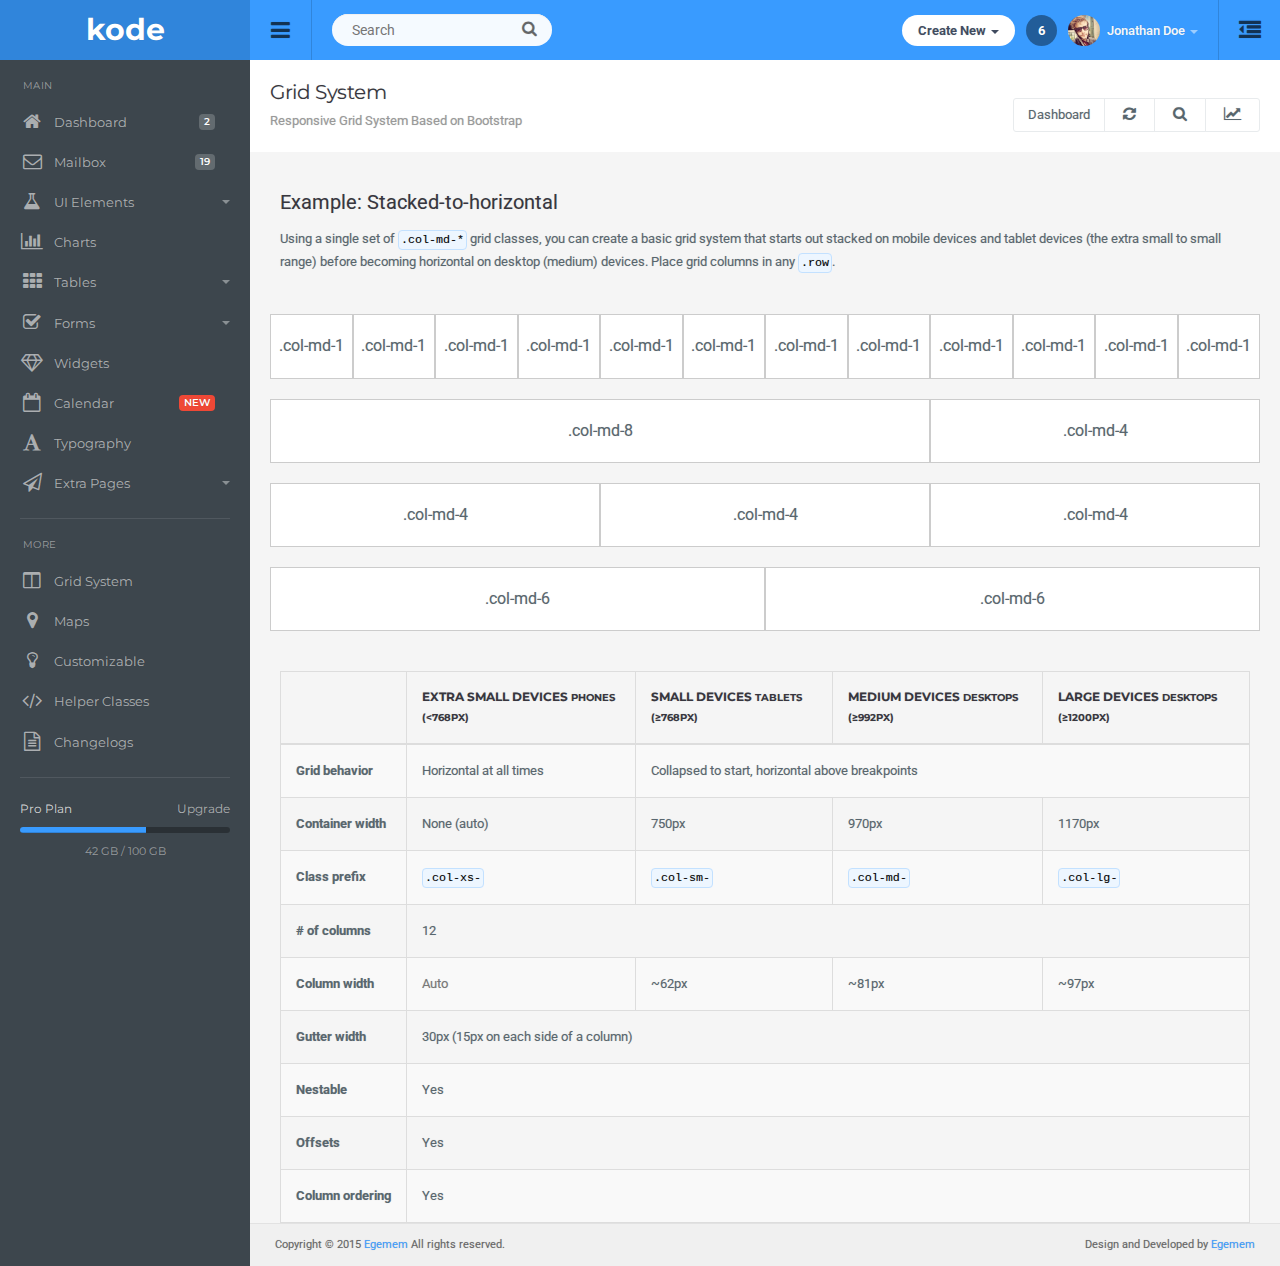
<file: frontend_base/grid.html>
<!DOCTYPE html>
<html lang="en">
  <head>
  <meta charset="utf-8">
  <meta http-equiv="X-UA-Compatible" content="IE=edge">
  <meta name="viewport" content="width=device-width, initial-scale=1">
  <meta name="description" content="Kode is a Premium Bootstrap Admin Template, It's responsive, clean coded and mobile friendly">
  <meta name="keywords" content="bootstrap, admin, dashboard, flat admin template, responsive," />
  <title>Kode - Premium Bootstrap Admin Template</title>

  <!-- ========== Css Files ========== -->
  <link href="css/root.css" rel="stylesheet">

  </head>
  <body>
  <!-- Start Page Loading -->
  <div class="loading"><img src="img/loading.gif" alt="loading-img"></div>
  <!-- End Page Loading -->
 <!-- //////////////////////////////////////////////////////////////////////////// --> 
  <!-- START TOP -->
  <div id="top" class="clearfix">

  	<!-- Start App Logo -->
  	<div class="applogo">
  		<a href="index.html" class="logo">kode</a>
  	</div>
  	<!-- End App Logo -->

    <!-- Start Sidebar Show Hide Button -->
    <a href="#" class="sidebar-open-button"><i class="fa fa-bars"></i></a>
    <a href="#" class="sidebar-open-button-mobile"><i class="fa fa-bars"></i></a>
    <!-- End Sidebar Show Hide Button -->

    <!-- Start Searchbox -->
    <form class="searchform">
      <input type="text" class="searchbox" id="searchbox" placeholder="Search">
      <span class="searchbutton"><i class="fa fa-search"></i></span>
    </form>
    <!-- End Searchbox -->

    <!-- Start Top Menu -->
    <ul class="topmenu">
      <li><a href="#">Files</a></li>
      <li><a href="#">Authors</a></li>
      <li class="dropdown">
        <a href="#" data-toggle="dropdown" class="dropdown-toggle">My Files <span class="caret"></span></a>
        <ul class="dropdown-menu">
          <li><a href="#">Videos</a></li>
          <li><a href="#">Pictures</a></li>
          <li><a href="#">Blog Posts</a></li>
        </ul>
      </li>
    </ul>
    <!-- End Top Menu -->

    <!-- Start Sidepanel Show-Hide Button -->
    <a href="#sidepanel" class="sidepanel-open-button"><i class="fa fa-outdent"></i></a>
    <!-- End Sidepanel Show-Hide Button -->

    <!-- Start Top Right -->
    <ul class="top-right">

    <li class="dropdown link">
      <a href="#" data-toggle="dropdown" class="dropdown-toggle hdbutton">Create New <span class="caret"></span></a>
        <ul class="dropdown-menu dropdown-menu-list">
          <li><a href="#"><i class="fa falist fa-paper-plane-o"></i>Product or Item</a></li>
          <li><a href="#"><i class="fa falist fa-font"></i>Blog Post</a></li>
          <li><a href="#"><i class="fa falist fa-file-image-o"></i>Image Gallery</a></li>
          <li><a href="#"><i class="fa falist fa-file-video-o"></i>Video Gallery</a></li>
        </ul>
    </li>

    <li class="link">
      <a href="#" class="notifications">6</a>
    </li>

    <li class="dropdown link">
      <a href="#" data-toggle="dropdown" class="dropdown-toggle profilebox"><img src="img/profileimg.png" alt="img"><b>Jonathan Doe</b><span class="caret"></span></a>
        <ul class="dropdown-menu dropdown-menu-list dropdown-menu-right">
          <li role="presentation" class="dropdown-header">Profile</li>
          <li><a href="#"><i class="fa falist fa-inbox"></i>Inbox<span class="badge label-danger">4</span></a></li>
          <li><a href="#"><i class="fa falist fa-file-o"></i>Files</a></li>
          <li><a href="#"><i class="fa falist fa-wrench"></i>Settings</a></li>
          <li class="divider"></li>
          <li><a href="#"><i class="fa falist fa-lock"></i> Lockscreen</a></li>
          <li><a href="#"><i class="fa falist fa-power-off"></i> Logout</a></li>
        </ul>
    </li>

    </ul>
    <!-- End Top Right -->

  </div>
  <!-- END TOP -->
 <!-- //////////////////////////////////////////////////////////////////////////// --> 


<!-- //////////////////////////////////////////////////////////////////////////// --> 
<!-- START SIDEBAR -->
<div class="sidebar clearfix">

<ul class="sidebar-panel nav">
  <li class="sidetitle">MAIN</li>
  <li><a href="index.html"><span class="icon color5"><i class="fa fa-home"></i></span>Dashboard<span class="label label-default">2</span></a></li>
  <li><a href="mailbox.html"><span class="icon color6"><i class="fa fa-envelope-o"></i></span>Mailbox<span class="label label-default">19</span></a></li>
  <li><a href="#"><span class="icon color7"><i class="fa fa-flask"></i></span>UI Elements<span class="caret"></span></a>
    <ul>
      <li><a href="icons.html">Icons</a></li>
      <li><a href="tabs.html">Tabs</a></li>
      <li><a href="buttons.html">Buttons</a></li>
      <li><a href="panels.html">Panels</a></li>
      <li><a href="notifications.html">Notifications</a></li>
      <li><a href="modal-boxes.html">Modal Boxes</a></li>
      <li><a href="progress-bars.html">Progress Bars</a></li>
      <li><a href="others.html">Others<span class="label label-danger">NEW</span></a></li>
    </ul>
  </li>
  <li><a href="charts.html"><span class="icon color8"><i class="fa fa-bar-chart"></i></span>Charts</a></li>
  <li><a href="#"><span class="icon color9"><i class="fa fa-th"></i></span>Tables<span class="caret"></span></a>
    <ul>
      <li><a href="basic-table.html">Basic Tables</a></li>
      <li><a href="data-table.html">Data Tables</a></li>
    </ul>
  </li>
  <li><a href="#"><span class="icon color10"><i class="fa fa-check-square-o"></i></span>Forms<span class="caret"></span></a>
    <ul>
      <li><a href="form-elements.html">Form Elements</a></li>
      <li><a href="layouts.html">Form Layouts</a></li>
      <li><a href="text-editors.html">Text Editors</a></li>
    </ul>
  </li>
  <li><a href="widgets.html"><span class="icon color11"><i class="fa fa-diamond"></i></span>Widgets</a></li>
  <li><a href="calendar.html"><span class="icon color8"><i class="fa fa-calendar-o"></i></span>Calendar<span class="label label-danger">NEW</span></a></li>
  <li><a href="typography.html"><span class="icon color12"><i class="fa fa-font"></i></span>Typography</a></li>
  <li><a href="#"><span class="icon color14"><i class="fa fa-paper-plane-o"></i></span>Extra Pages<span class="caret"></span></a>
    <ul>
      <li><a href="social-profile.html">Social Profile</a></li>
      <li><a href="invoice.html">Invoice<span class="label label-danger">NEW</span></a></li>
      <li><a href="login.html">Login Page</a></li>
      <li><a href="register.html">Register</a></li>
      <li><a href="forgot-password.html">Forgot Password</a></li>
      <li><a href="lockscreen.html">Lockscreen</a></li>
      <li><a href="blank.html">Blank Page</a></li>
      <li><a href="contact.html">Contact</a></li>
      <li><a href="404.html">404 Page</a></li>
      <li><a href="500.html">500 Page</a></li>
    </ul>
  </li>
</ul>

<ul class="sidebar-panel nav">
  <li class="sidetitle">MORE</li>
  <li><a href="grid.html"><span class="icon color15"><i class="fa fa-columns"></i></span>Grid System</a></li>
  <li><a href="maps.html"><span class="icon color7"><i class="fa fa-map-marker"></i></span>Maps</a></li>
  <li><a href="customizable.html"><span class="icon color10"><i class="fa fa-lightbulb-o"></i></span>Customizable</a></li>
  <li><a href="helper-classes.html"><span class="icon color8"><i class="fa fa-code"></i></span>Helper Classes</a></li>
  <li><a href="changelogs.html"><span class="icon color12"><i class="fa fa-file-text-o"></i></span>Changelogs</a></li>
</ul>

<div class="sidebar-plan">
  Pro Plan<a href="#" class="link">Upgrade</a>
  <div class="progress">
  <div class="progress-bar" role="progressbar" aria-valuenow="60" aria-valuemin="0" aria-valuemax="100" style="width: 60%;">
  </div>
</div>
<span class="space">42 GB / 100 GB</span>
</div>

</div>
<!-- END SIDEBAR -->
<!-- //////////////////////////////////////////////////////////////////////////// --> 


 <!-- //////////////////////////////////////////////////////////////////////////// --> 
<!-- START CONTENT -->
<div class="content">

  <!-- Start Page Header -->
  <div class="page-header">
    <h1 class="title">Grid System</h1>
      <ol class="breadcrumb">
        <li class="active">Responsive Grid System Based on Bootstrap</li>
      </ol>

    <!-- Start Page Header Right Div -->
    <div class="right">
      <div class="btn-group" role="group" aria-label="...">
        <a href="index.html" class="btn btn-light">Dashboard</a>
        <a href="#" class="btn btn-light"><i class="fa fa-refresh"></i></a>
        <a href="#" class="btn btn-light"><i class="fa fa-search"></i></a>
        <a href="#" class="btn btn-light" id="topstats"><i class="fa fa-line-chart"></i></a>
      </div>
    </div>
    <!-- End Page Header Right Div -->

  </div>
  <!-- End Page Header -->

 <!-- //////////////////////////////////////////////////////////////////////////// --> 
<!-- START CONTAINER -->
<div class="container-default">


  <div class="row margin-b-30">
    <div class="col-md-12">
      <h4>Example: Stacked-to-horizontal</h4>
      <p class="padding-b-30">Using a single set of <code>.col-md-*</code> grid classes, you can create a basic grid system that starts out stacked on mobile devices and tablet devices (the extra small to small range) before becoming horizontal on desktop (medium) devices. Place grid columns in any <code>.row</code>.</p>
    </div>


      <div class="row doc-grid">
        <div class="col-md-1">.col-md-1</div>
        <div class="col-md-1">.col-md-1</div>
        <div class="col-md-1">.col-md-1</div>
        <div class="col-md-1">.col-md-1</div>
        <div class="col-md-1">.col-md-1</div>
        <div class="col-md-1">.col-md-1</div>
        <div class="col-md-1">.col-md-1</div>
        <div class="col-md-1">.col-md-1</div>
        <div class="col-md-1">.col-md-1</div>
        <div class="col-md-1">.col-md-1</div>
        <div class="col-md-1">.col-md-1</div>
        <div class="col-md-1">.col-md-1</div>
      </div>
      <div class="row doc-grid">
        <div class="col-md-8">.col-md-8</div>
        <div class="col-md-4">.col-md-4</div>
      </div>
      <div class="row doc-grid">
        <div class="col-md-4">.col-md-4</div>
        <div class="col-md-4">.col-md-4</div>
        <div class="col-md-4">.col-md-4</div>
      </div>
      <div class="row doc-grid">
        <div class="col-md-6">.col-md-6</div>
        <div class="col-md-6">.col-md-6</div>
      </div>  


  </div>






  <div class="table-responsive">
    <table class="table table-bordered table-striped">
      <thead>
        <tr>
          <th></th>
          <th>
            Extra small devices
            <small>Phones (&lt;768px)</small>
          </th>
          <th>
            Small devices
            <small>Tablets (&ge;768px)</small>
          </th>
          <th>
            Medium devices
            <small>Desktops (&ge;992px)</small>
          </th>
          <th>
            Large devices
            <small>Desktops (&ge;1200px)</small>
          </th>
        </tr>
      </thead>
      <tbody>
        <tr>
          <th class="text-nowrap" scope="row">Grid behavior</th>
          <td>Horizontal at all times</td>
          <td colspan="3">Collapsed to start, horizontal above breakpoints</td>
        </tr>
        <tr>
          <th class="text-nowrap" scope="row">Container width</th>
          <td>None (auto)</td>
          <td>750px</td>
          <td>970px</td>
          <td>1170px</td>
        </tr>
        <tr>
          <th class="text-nowrap" scope="row">Class prefix</th>
          <td><code>.col-xs-</code></td>
          <td><code>.col-sm-</code></td>
          <td><code>.col-md-</code></td>
          <td><code>.col-lg-</code></td>
        </tr>
        <tr>
          <th class="text-nowrap" scope="row"># of columns</th>
          <td colspan="4">12</td>
        </tr>
        <tr>
          <th class="text-nowrap" scope="row">Column width</th>
          <td class="text-muted">Auto</td>
          <td>~62px</td>
          <td>~81px</td>
          <td>~97px</td>
        </tr>
        <tr>
          <th class="text-nowrap" scope="row">Gutter width</th>
          <td colspan="4">30px (15px on each side of a column)</td>
        </tr>
        <tr>
          <th class="text-nowrap" scope="row">Nestable</th>
          <td colspan="4">Yes</td>
        </tr>
        <tr>
          <th class="text-nowrap" scope="row">Offsets</th>
          <td colspan="4">Yes</td>
        </tr>
        <tr>
          <th class="text-nowrap" scope="row">Column ordering</th>
          <td colspan="4">Yes</td>
        </tr>
      </tbody>
    </table>
  </div>




</div>
<!-- END CONTAINER -->
 <!-- //////////////////////////////////////////////////////////////////////////// --> 


<!-- Start Footer -->
<div class="row footer">
  <div class="col-md-6 text-left">
  Copyright © 2015 <a href="http://themeforest.net/user/egemem/portfolio" target="_blank">Egemem</a> All rights reserved.
  </div>
  <div class="col-md-6 text-right">
    Design and Developed by <a href="http://themeforest.net/user/egemem/portfolio" target="_blank">Egemem</a>
  </div> 
</div>
<!-- End Footer -->


</div>
<!-- End Content -->
 <!-- //////////////////////////////////////////////////////////////////////////// --> 

<!-- //////////////////////////////////////////////////////////////////////////// --> 
<!-- START SIDEPANEL -->
<div role="tabpanel" class="sidepanel">

  <!-- Nav tabs -->
  <ul class="nav nav-tabs" role="tablist">
    <li role="presentation" class="active"><a href="#today" aria-controls="today" role="tab" data-toggle="tab">TODAY</a></li>
    <li role="presentation"><a href="#tasks" aria-controls="tasks" role="tab" data-toggle="tab">TASKS</a></li>
    <li role="presentation"><a href="#chat" aria-controls="chat" role="tab" data-toggle="tab">CHAT</a></li>
  </ul>

  <!-- Tab panes -->
  <div class="tab-content">

    <!-- Start Today -->
    <div role="tabpanel" class="tab-pane active" id="today">

      <div class="sidepanel-m-title">
        Today
        <span class="left-icon"><a href="#"><i class="fa fa-refresh"></i></a></span>
        <span class="right-icon"><a href="#"><i class="fa fa-file-o"></i></a></span>
      </div>

      <div class="gn-title">NEW</div>

      <ul class="list-w-title">
        <li>
          <a href="#">
            <span class="label label-danger">ORDER</span>
            <span class="date">9 hours ago</span>
            <h4>New Jacket 2.0</h4>
            Etiam auctor porta augue sit amet facilisis. Sed libero nisi, scelerisque.
          </a>
        </li>
        <li>
          <a href="#">
            <span class="label label-success">COMMENT</span>
            <span class="date">14 hours ago</span>
            <h4>Bill Jackson</h4>
            Etiam auctor porta augue sit amet facilisis. Sed libero nisi, scelerisque.
          </a>
        </li>
        <li>
          <a href="#">
            <span class="label label-info">MEETING</span>
            <span class="date">at 2:30 PM</span>
            <h4>Developer Team</h4>
            Etiam auctor porta augue sit amet facilisis. Sed libero nisi, scelerisque.
          </a>
        </li>
        <li>
          <a href="#">
            <span class="label label-warning">EVENT</span>
            <span class="date">3 days left</span>
            <h4>Birthday Party</h4>
            Etiam auctor porta augue sit amet facilisis. Sed libero nisi, scelerisque.
          </a>
        </li>
      </ul>

    </div>
    <!-- End Today -->

    <!-- Start Tasks -->
    <div role="tabpanel" class="tab-pane" id="tasks">

      <div class="sidepanel-m-title">
        To-do List
        <span class="left-icon"><a href="#"><i class="fa fa-pencil"></i></a></span>
        <span class="right-icon"><a href="#"><i class="fa fa-trash"></i></a></span>
      </div>

      <div class="gn-title">TODAY</div>

      <ul class="todo-list">
        <li class="checkbox checkbox-primary">
          <input id="checkboxside1" type="checkbox"><label for="checkboxside1">Add new products</label>
        </li>
        
        <li class="checkbox checkbox-primary">
          <input id="checkboxside2" type="checkbox"><label for="checkboxside2"><b>May 12, 6:30 pm</b> Meeting with Team</label>
        </li>
        
        <li class="checkbox checkbox-warning">
          <input id="checkboxside3" type="checkbox"><label for="checkboxside3">Design Facebook page</label>
        </li>
        
        <li class="checkbox checkbox-info">
          <input id="checkboxside4" type="checkbox"><label for="checkboxside4">Send Invoice to customers</label>
        </li>
        
        <li class="checkbox checkbox-danger">
          <input id="checkboxside5" type="checkbox"><label for="checkboxside5">Meeting with developer team</label>
        </li>
      </ul>

      <div class="gn-title">TOMORROW</div>
      <ul class="todo-list">
        <li class="checkbox checkbox-warning">
          <input id="checkboxside6" type="checkbox"><label for="checkboxside6">Redesign our company blog</label>
        </li>
        
        <li class="checkbox checkbox-success">
          <input id="checkboxside7" type="checkbox"><label for="checkboxside7">Finish client work</label>
        </li>
        
        <li class="checkbox checkbox-info">
          <input id="checkboxside8" type="checkbox"><label for="checkboxside8">Call Johnny from Developer Team</label>
        </li>

      </ul>
    </div>    
    <!-- End Tasks -->

    <!-- Start Chat -->
    <div role="tabpanel" class="tab-pane" id="chat">

      <div class="sidepanel-m-title">
        Friend List
        <span class="left-icon"><a href="#"><i class="fa fa-pencil"></i></a></span>
        <span class="right-icon"><a href="#"><i class="fa fa-trash"></i></a></span>
      </div>

      <div class="gn-title">ONLINE MEMBERS (3)</div>
      <ul class="group">
        <li class="member"><a href="#"><img src="img/profileimg.png" alt="img"><b>Allice Mingham</b>Los Angeles</a><span class="status online"></span></li>
        <li class="member"><a href="#"><img src="img/profileimg2.png" alt="img"><b>James Throwing</b>Las Vegas</a><span class="status busy"></span></li>
        <li class="member"><a href="#"><img src="img/profileimg3.png" alt="img"><b>Fred Stonefield</b>New York</a><span class="status away"></span></li>
        <li class="member"><a href="#"><img src="img/profileimg4.png" alt="img"><b>Chris M. Johnson</b>California</a><span class="status online"></span></li>
      </ul>

      <div class="gn-title">OFFLINE MEMBERS (8)</div>
     <ul class="group">
        <li class="member"><a href="#"><img src="img/profileimg5.png" alt="img"><b>Allice Mingham</b>Los Angeles</a><span class="status offline"></span></li>
        <li class="member"><a href="#"><img src="img/profileimg6.png" alt="img"><b>James Throwing</b>Las Vegas</a><span class="status offline"></span></li>
      </ul>

      <form class="search">
        <input type="text" class="form-control" placeholder="Search a Friend...">
      </form>
    </div>
    <!-- End Chat -->

  </div>

</div>
<!-- END SIDEPANEL -->
<!-- //////////////////////////////////////////////////////////////////////////// --> 



<!-- ================================================
jQuery Library
================================================ -->
<script type="text/javascript" src="js/jquery.min.js"></script>

<!-- ================================================
Bootstrap Core JavaScript File
================================================ -->
<script src="js/bootstrap/bootstrap.min.js"></script>

<!-- ================================================
Plugin.js - Some Specific JS codes for Plugin Settings
================================================ -->
<script type="text/javascript" src="js/plugins.js"></script>



</body>
</html>
</file>
<file: frontend_base/css/root.css>
/*================================================================================
	Item Name: Kode
	Description: Premium Bootstrap Admin Template
	Author: Egemen Kapusuz
	Author URL: http://www.themeforest.net/user/egemem
================================================================================*/

/* ================================================
Google Web Fonts
================================================ */
/* Montserrat */
@import url(http://fonts.googleapis.com/css?family=Montserrat:400,700);
/* Roboto */
@import url(https://fonts.googleapis.com/css?family=Roboto:400,300,100,500,700,900,700italic,500italic,400italic,300italic,100italic);

/* === Icons === */
/* Font Awesome */
@import url('font-awesome.min.css');

/* ================================================
Main Css
================================================ */
/* Bootstrap Main Css File (unedited) */
@import url('bootstrap.css');

/* Theme Style */
@import url('style.css');

/* Responsive Style */
@import url('responsive.css');

/* Shortcuts Css Codes */
@import url('shortcuts.css');

/* ================================================
Plugin Css
================================================ */
/* Awesome Bootstrap Checkbox */
@import url('plugin/awesome-bootstrap-checkbox/awesome-bootstrap-checkbox.css');

/* Bootstrap Select */
@import url('plugin/bootstrap-select/bootstrap-select.css');

/* Bootstrap Select */
@import url('plugin/bootstrap-toggle/bootstrap-toggle.min.css');

/* Bootstrap wysihtml5 */
@import url('plugin/bootstrap-wysihtml5/bootstrap-wysihtml5.css');

/* Summernote */
@import url('plugin/summernote/summernote.css');
@import url('plugin/summernote/summernote-bs3.css');

/* Sweet Alert */
@import url('plugin/sweet-alert/sweet-alert.css');

/* Data Tables */
@import url('plugin/datatables/datatables.css');

/* Chartist */
@import url('plugin/chartist/chartist.min.css');

/* Rickshaw */
@import url('plugin/rickshaw/rickshaw.css');
@import url('plugin/rickshaw/detail.css');
@import url('plugin/rickshaw/graph.css');
@import url('plugin/rickshaw/legend.css');

/* Date Range Picker */
@import url('plugin/date-range-picker/daterangepicker-bs3.css');

/* Full Calendar */
@import url('plugin/fullcalendar/fullcalendar.css');
</file>
